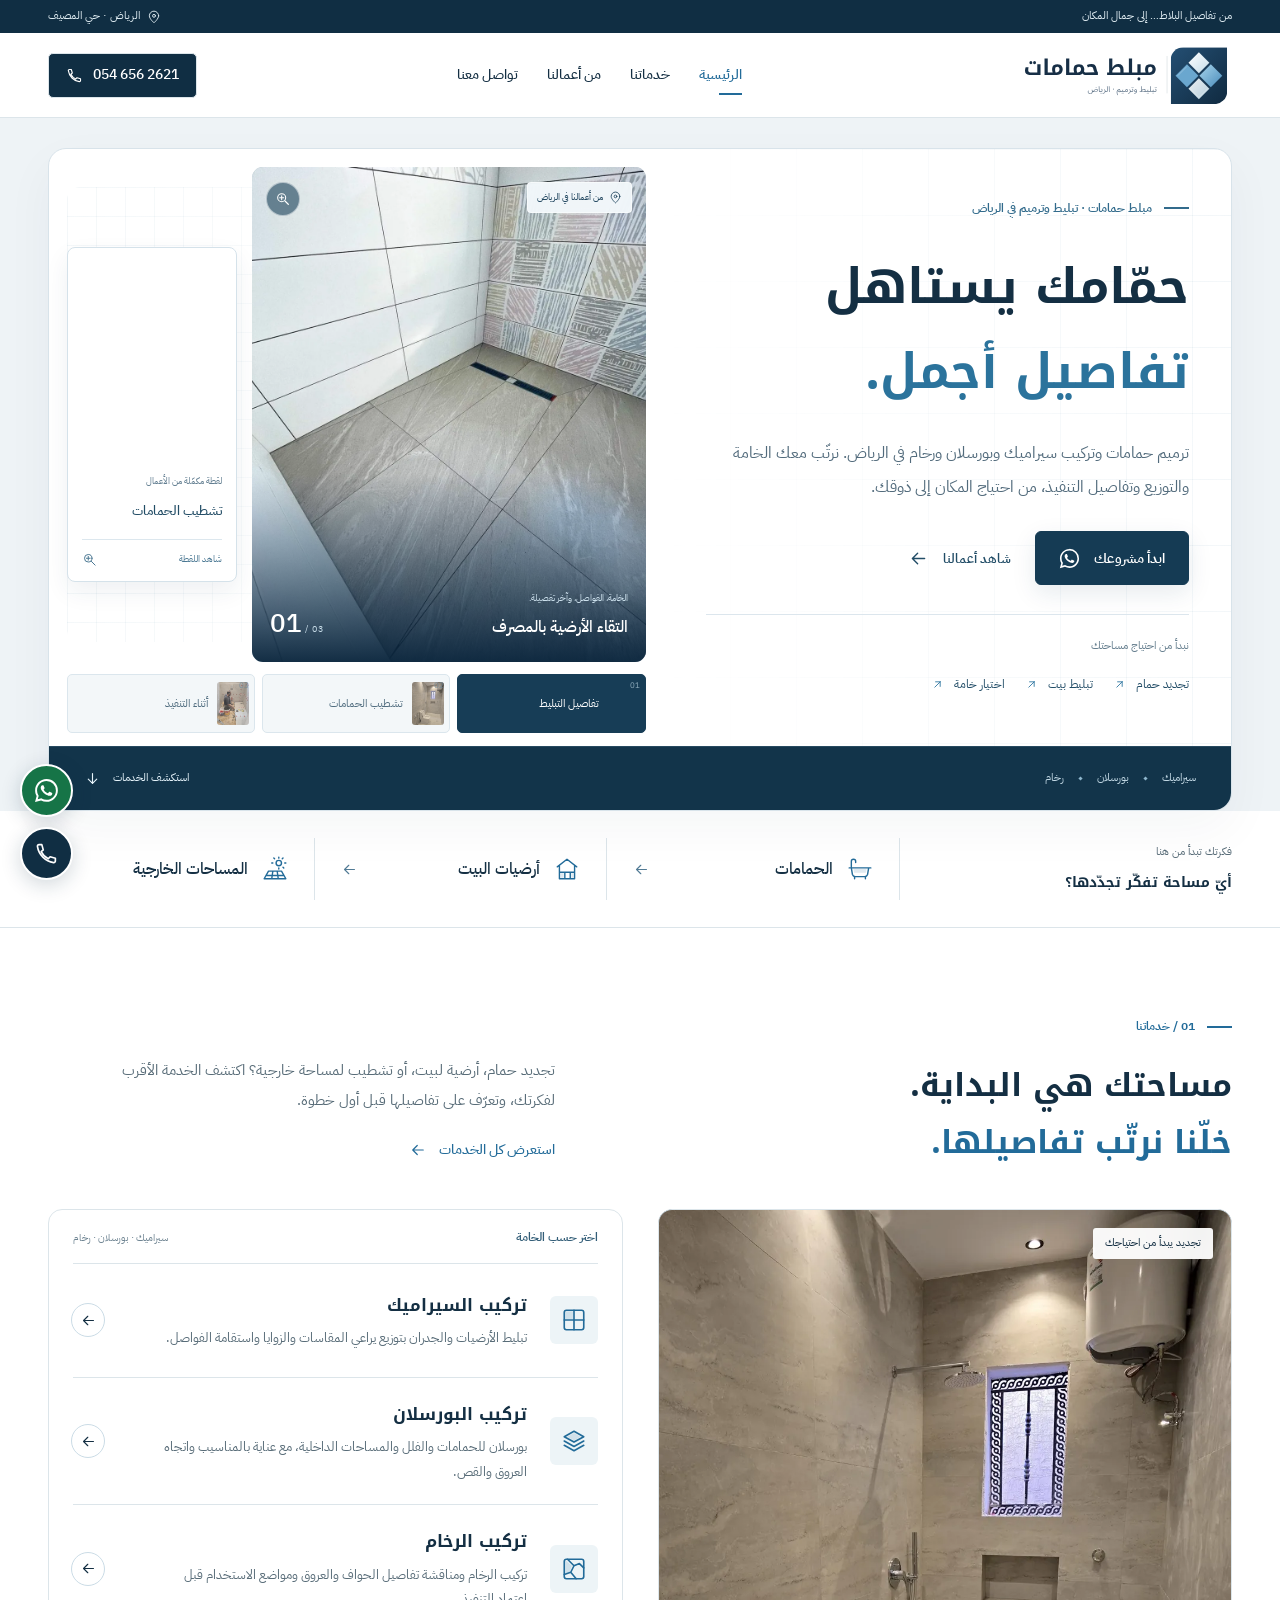
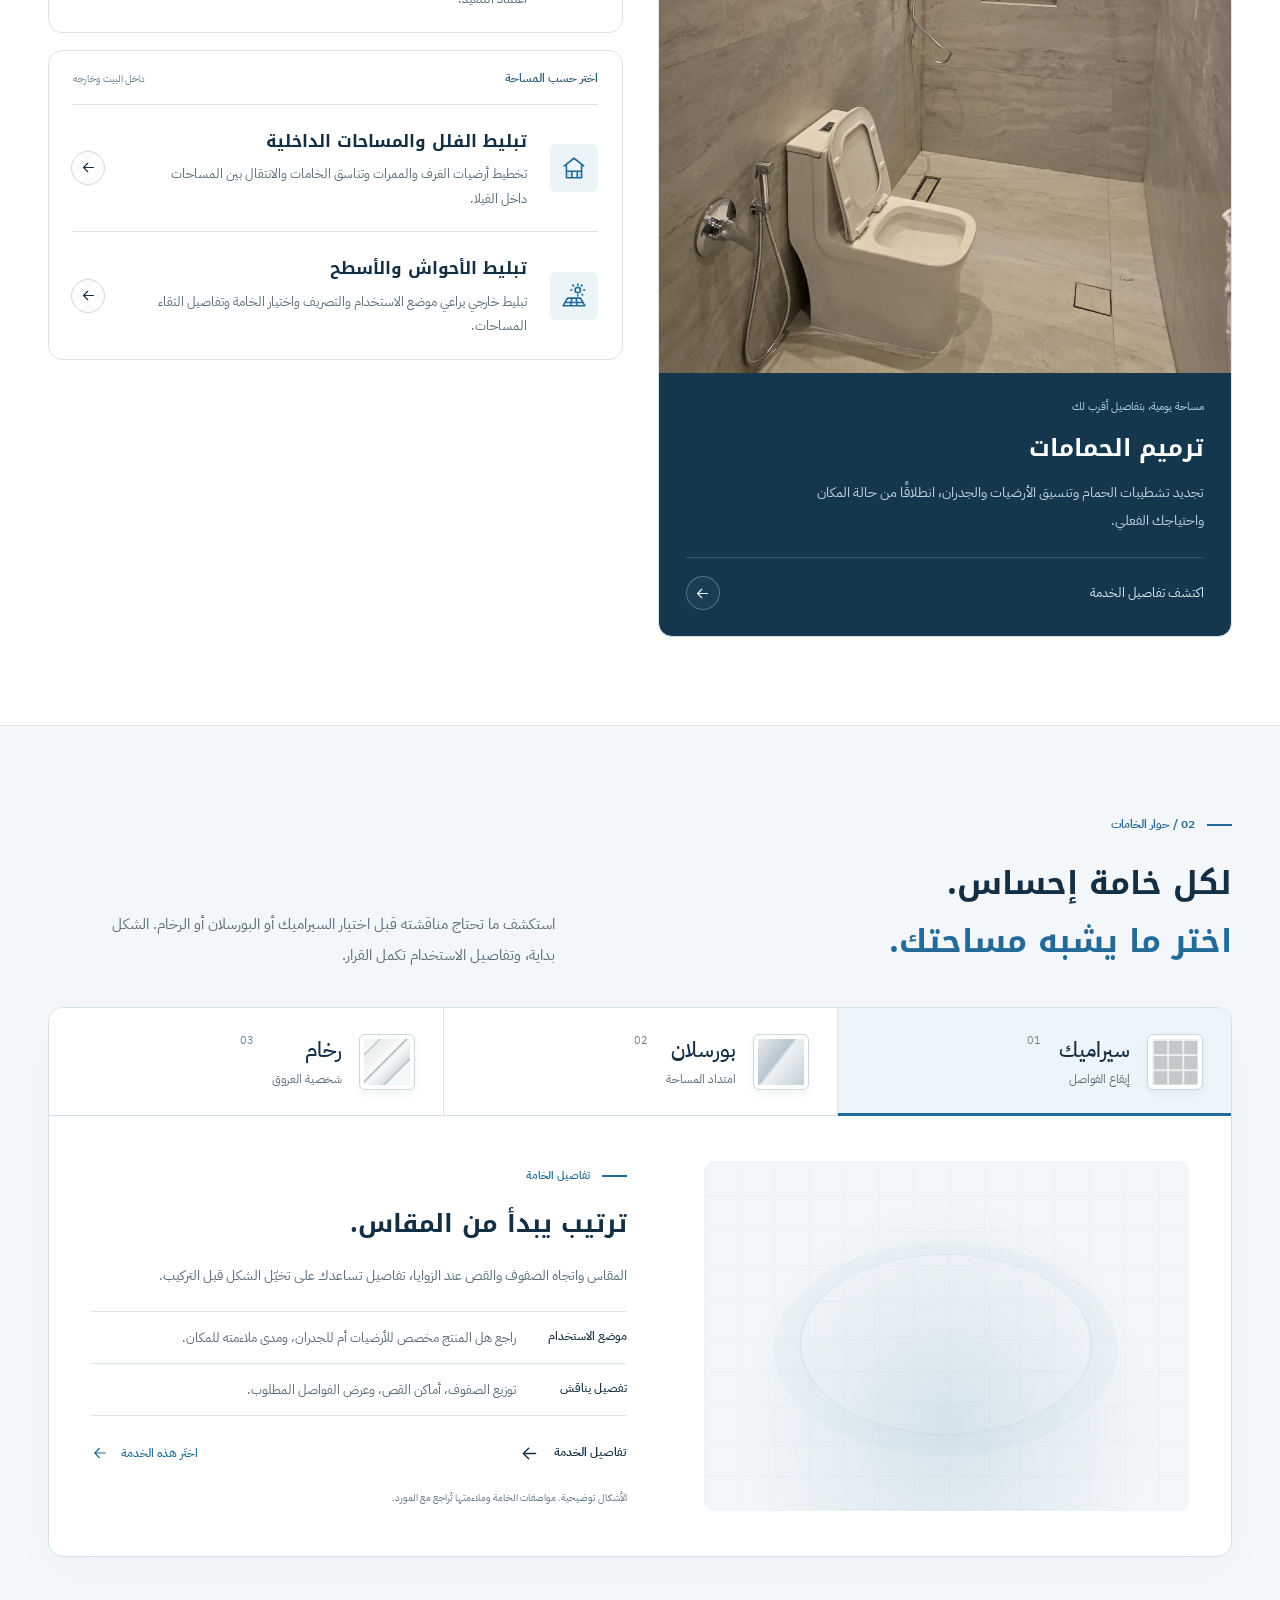
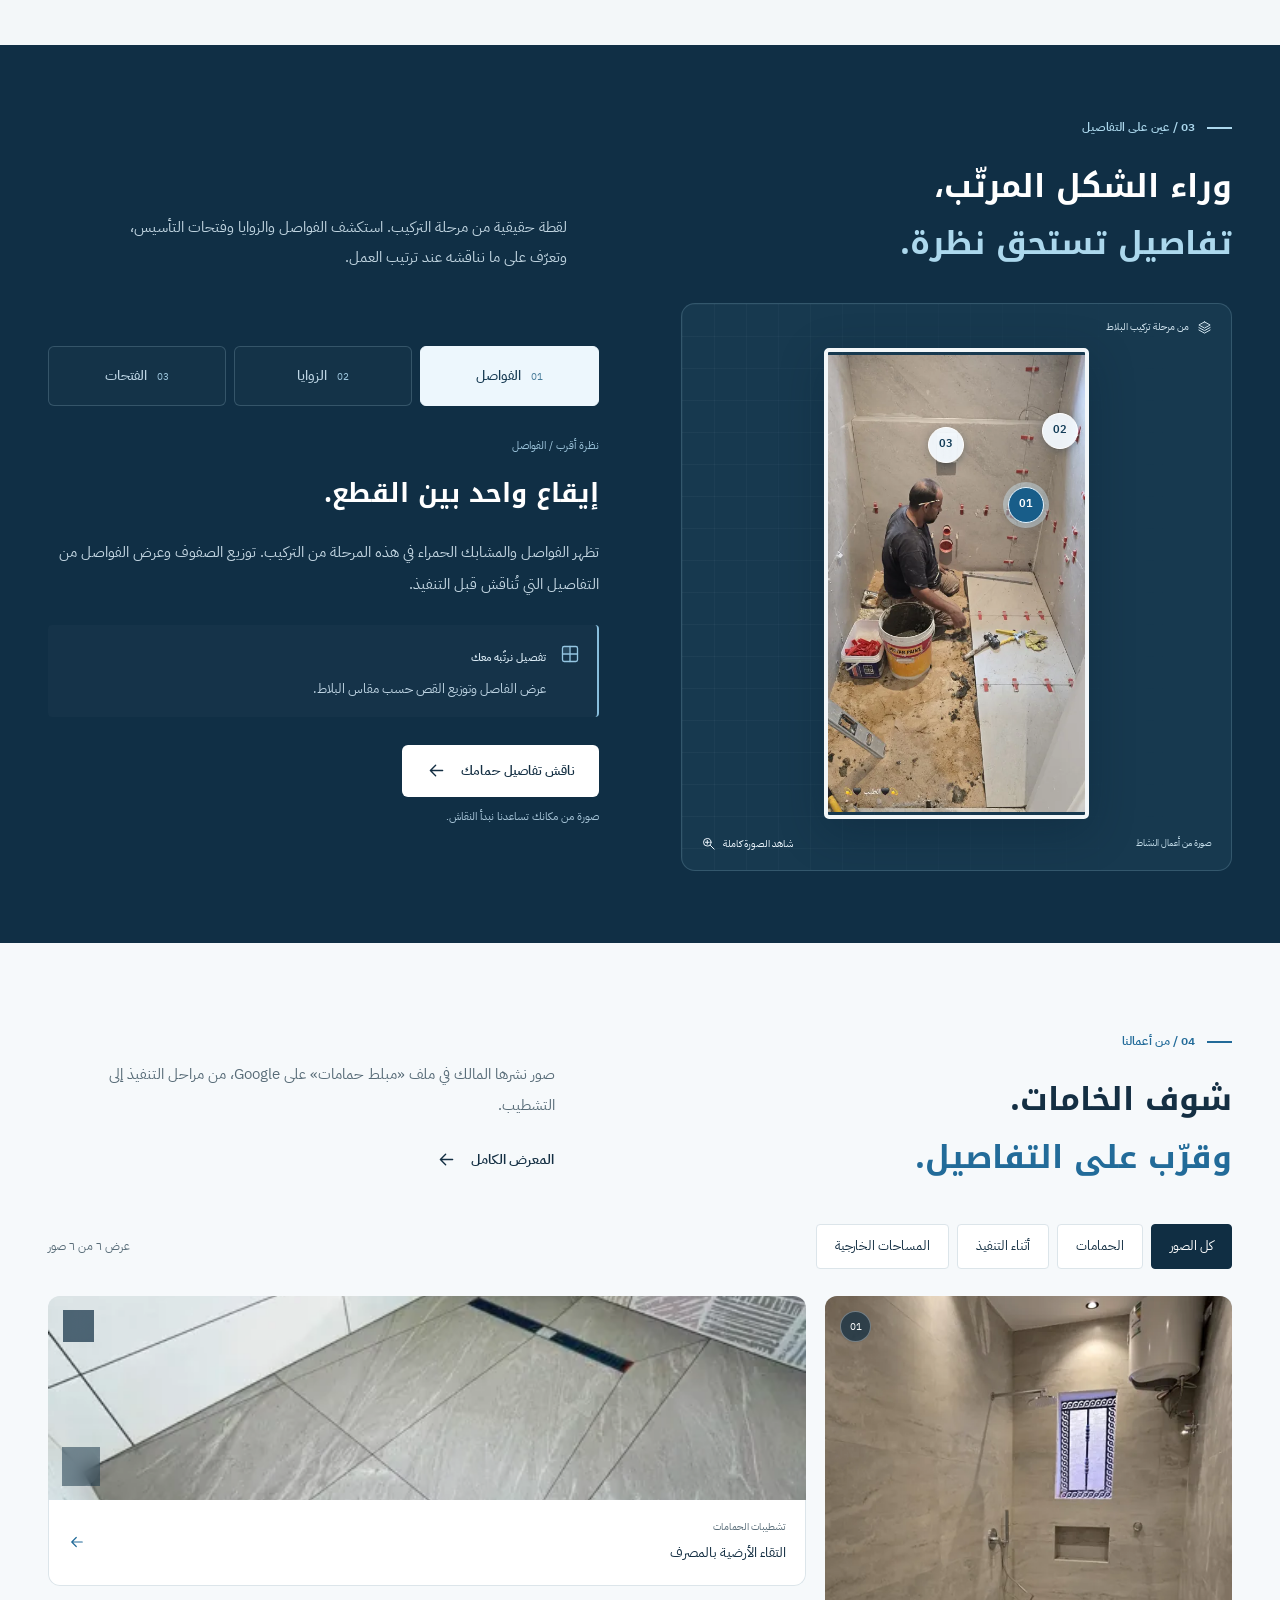
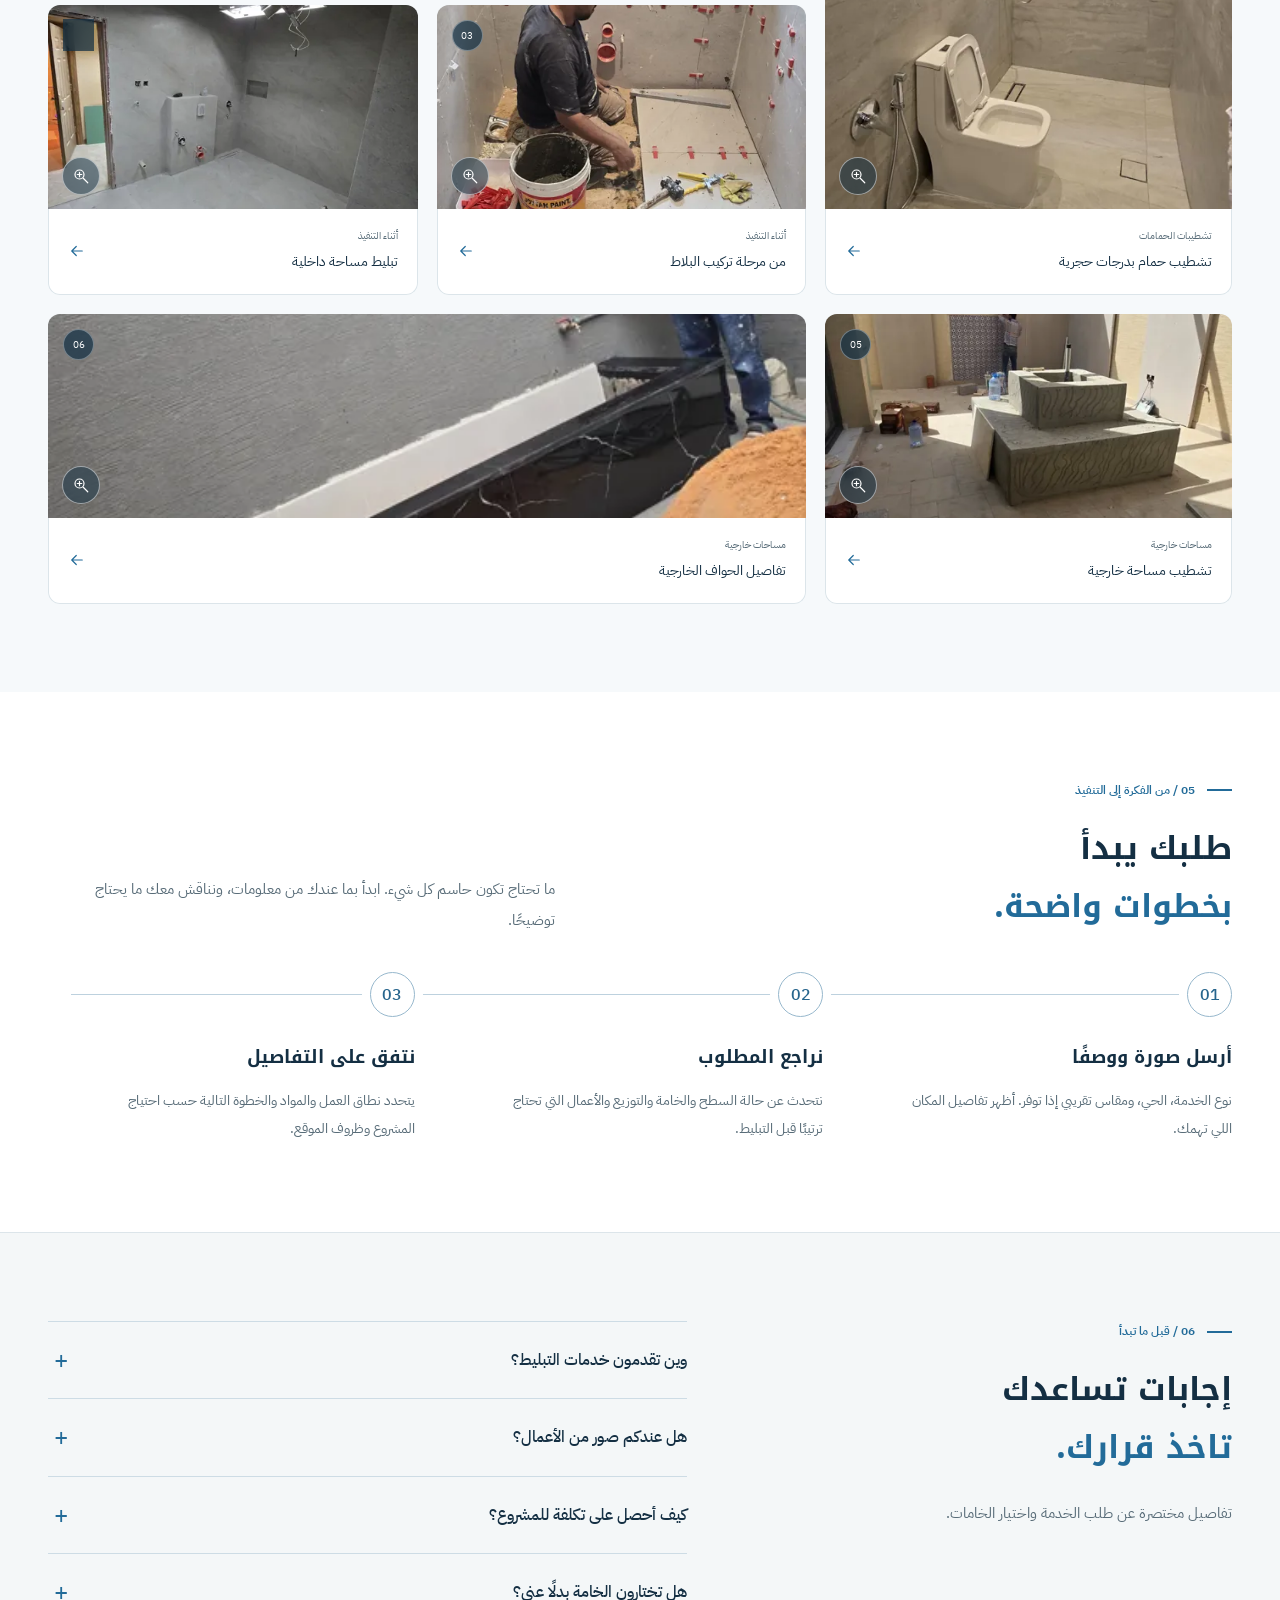
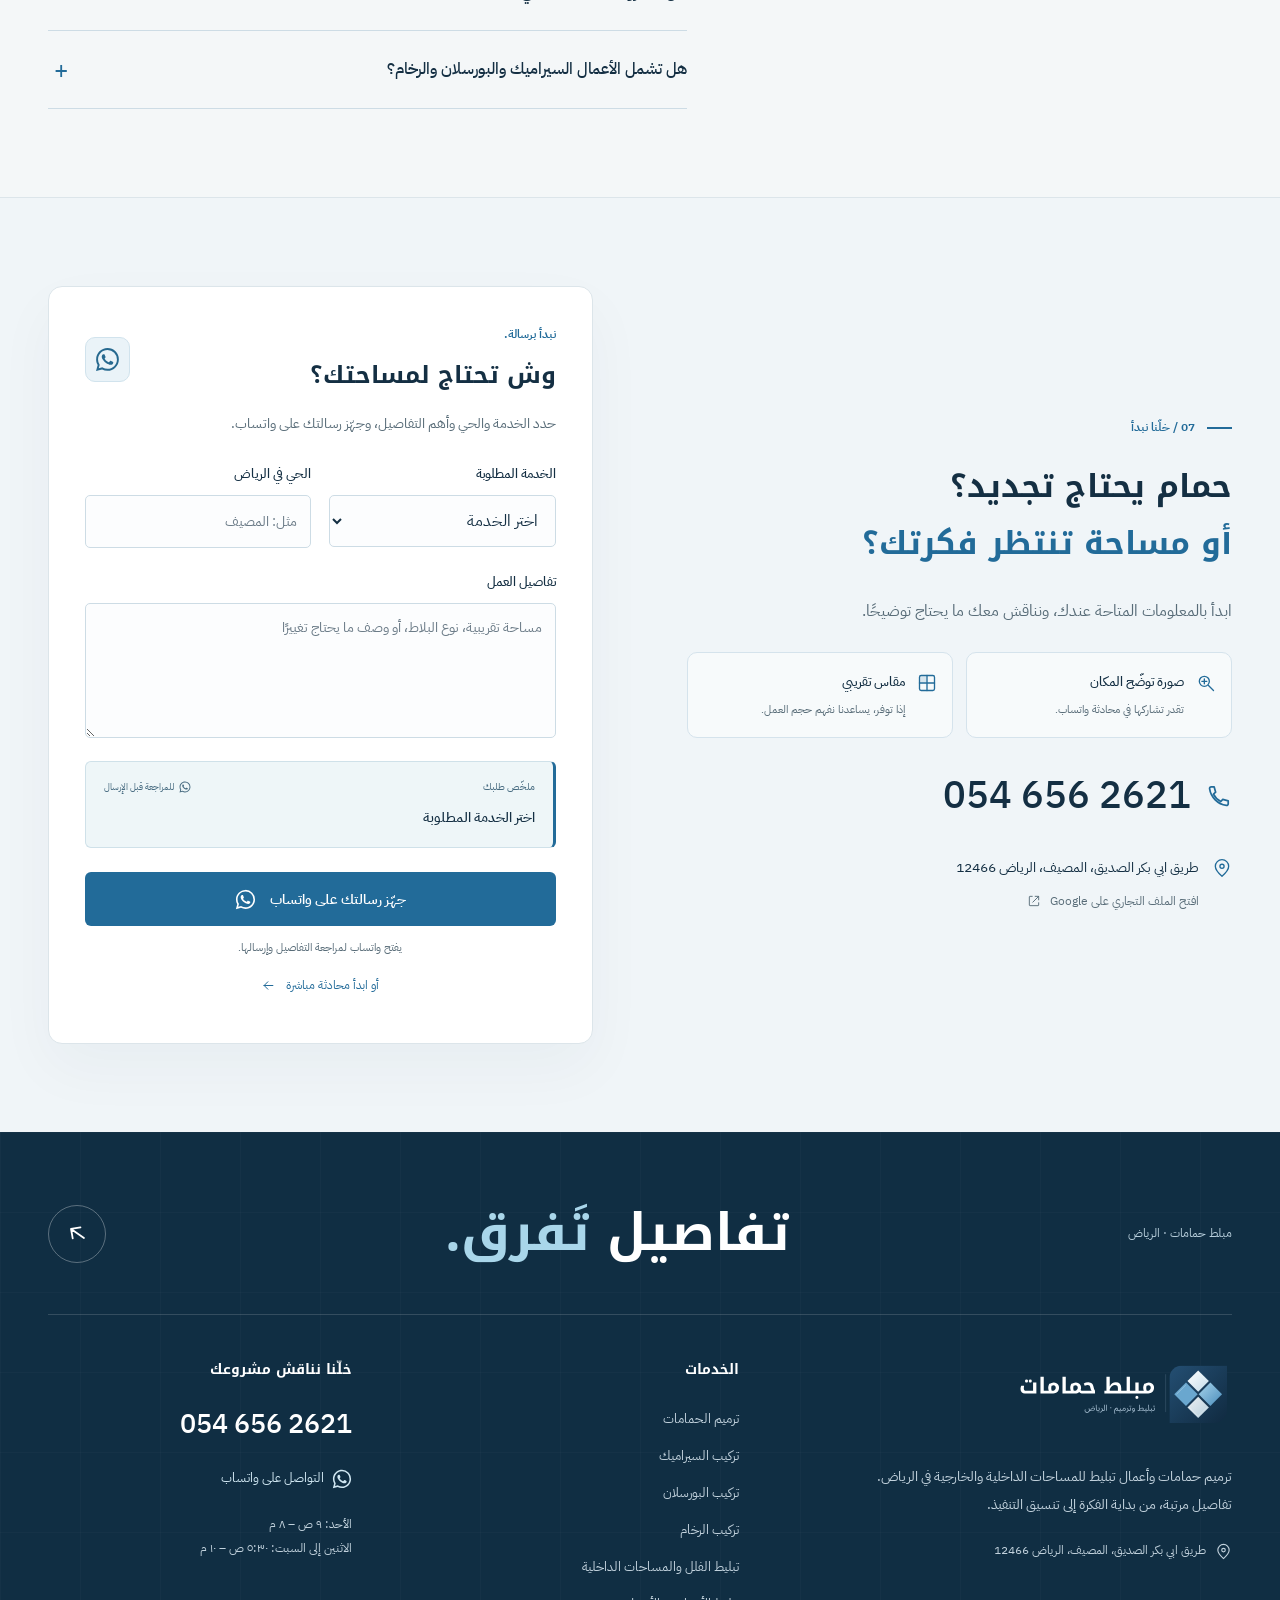
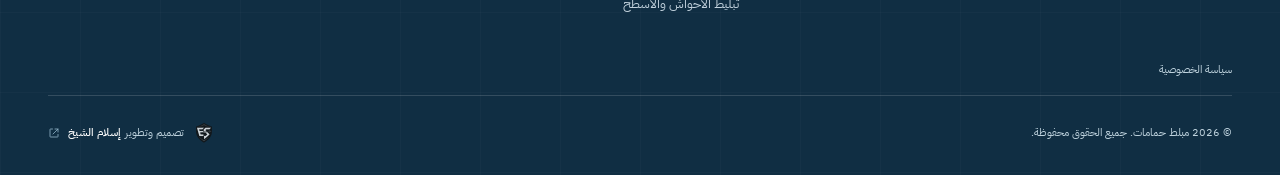
<file: index.html>
<!doctype html>
<html lang="ar-SA" dir="rtl"><head><meta charset="utf-8"><meta name="viewport" content="width=device-width,initial-scale=1,viewport-fit=cover"><meta name="theme-color" content="#142a3e"><title>مبلط حمامات بالرياض | ترميم وتركيب سيراميك وبورسلان ورخام</title><meta name="description" content="مبلط حمامات في الرياض: ترميم وتجديد الحمامات وتركيب السيراميك والبورسلان والرخام وتبليط الفلل والأحواش. شاهد صور النشاط وتواصل على 0546562621."><meta name="robots" content="index,follow,max-image-preview:large"><link rel="canonical" href="https://moblet-hamamat.vercel.app/"><link rel="icon" href="favicon.svg?v=1df8e3115b" type="image/svg+xml"><link rel="apple-touch-icon" href="assets/apple-touch-icon.png?v=1df8e3115b"><link rel="manifest" href="site.webmanifest?v=1df8e3115b"><link rel="preload" href="assets/fonts/kufi-arabic-700.woff2" as="font" type="font/woff2" crossorigin><link rel="preload" href="assets/fonts/plex-arabic-400.woff2" as="font" type="font/woff2" crossorigin><link rel="preload" as="image" href="assets/photos/owner-06-960.webp" imagesrcset="assets/photos/owner-06-480.webp 480w, assets/photos/owner-06-960.webp 960w, assets/photos/owner-06-1440.webp 1080w" imagesizes="(max-width: 680px) 100vw, 50vw"><link rel="stylesheet" href="assets/site.css?v=1df8e3115b"><link rel="stylesheet" href="assets/studio.css?v=1df8e3115b"><script src="assets/site.js?v=1df8e3115b" defer></script><meta name="creator" content="المهندس إسلام الشيخ"><meta property="og:type" content="website"><meta property="og:locale" content="ar_SA"><meta property="og:site_name" content="مبلط حمامات"><meta property="og:title" content="مبلط حمامات بالرياض | ترميم وتركيب سيراميك وبورسلان ورخام"><meta property="og:description" content="مبلط حمامات في الرياض: ترميم وتجديد الحمامات وتركيب السيراميك والبورسلان والرخام وتبليط الفلل والأحواش. شاهد صور النشاط وتواصل على 0546562621."><meta property="og:url" content="https://moblet-hamamat.vercel.app/"><meta property="og:image" content="https://moblet-hamamat.vercel.app/assets/social-cover-identity.jpg?v=1df8e3115b"><meta property="og:image:width" content="1200"><meta property="og:image:height" content="630"><meta property="og:image:alt" content="شعار مبلط حمامات الهندسي بالأزرق والكحلي مع كتابة عربية وصور من أعمال النشاط"><meta name="twitter:card" content="summary_large_image"><meta name="twitter:title" content="مبلط حمامات بالرياض | ترميم وتركيب سيراميك وبورسلان ورخام"><meta name="twitter:description" content="مبلط حمامات في الرياض: ترميم وتجديد الحمامات وتركيب السيراميك والبورسلان والرخام وتبليط الفلل والأحواش. شاهد صور النشاط وتواصل على 0546562621."><meta name="twitter:image" content="https://moblet-hamamat.vercel.app/assets/social-cover-identity.jpg?v=1df8e3115b"><script type="application/ld+json">{"@context":"https://schema.org","@graph":[{"@type":"HomeAndConstructionBusiness","@id":"https://moblet-hamamat.vercel.app/#business","name":"مبلط حمامات","url":"https://moblet-hamamat.vercel.app/","telephone":"+966546562621","description":"ترميم حمامات وتركيب سيراميك وبورسلان ورخام وتبليط مساحات داخلية وخارجية في الرياض.","image":["https://moblet-hamamat.vercel.app/assets/photos/owner-04.webp","https://moblet-hamamat.vercel.app/assets/photos/owner-06.webp","https://moblet-hamamat.vercel.app/assets/photos/owner-07.webp"],"logo":"https://moblet-hamamat.vercel.app/assets/brand-symbol.svg?v=1df8e3115b","address":{"@type":"PostalAddress","streetAddress":"طريق ابي بكر الصديق، المصيف","addressLocality":"الرياض","addressRegion":"منطقة الرياض","postalCode":"12466","addressCountry":"SA"},"geo":{"@type":"GeoCoordinates","latitude":24.7644144,"longitude":46.6927084},"hasMap":"https://maps.app.goo.gl/ACpRdXij8ujAnbGP6?g_st=ac","sameAs":["https://maps.app.goo.gl/ACpRdXij8ujAnbGP6?g_st=ac"],"areaServed":{"@type":"City","name":"الرياض"},"openingHoursSpecification":[{"@type":"OpeningHoursSpecification","dayOfWeek":["Monday","Tuesday","Wednesday","Thursday","Friday","Saturday"],"opens":"05:30","closes":"22:00"},{"@type":"OpeningHoursSpecification","dayOfWeek":"Sunday","opens":"09:00","closes":"20:00"}],"hasOfferCatalog":{"@type":"OfferCatalog","name":"خدمات مبلط حمامات في الرياض","itemListElement":[{"@type":"Offer","itemOffered":{"@type":"Service","@id":"https://moblet-hamamat.vercel.app/services/bathroom-renovation-riyadh/#service","name":"ترميم حمامات بالرياض","url":"https://moblet-hamamat.vercel.app/services/bathroom-renovation-riyadh/"}},{"@type":"Offer","itemOffered":{"@type":"Service","@id":"https://moblet-hamamat.vercel.app/services/ceramic-installation-riyadh/#service","name":"تركيب سيراميك بالرياض","url":"https://moblet-hamamat.vercel.app/services/ceramic-installation-riyadh/"}},{"@type":"Offer","itemOffered":{"@type":"Service","@id":"https://moblet-hamamat.vercel.app/services/porcelain-installation-riyadh/#service","name":"تركيب بورسلان بالرياض","url":"https://moblet-hamamat.vercel.app/services/porcelain-installation-riyadh/"}},{"@type":"Offer","itemOffered":{"@type":"Service","@id":"https://moblet-hamamat.vercel.app/services/marble-installation-riyadh/#service","name":"تركيب رخام بالرياض","url":"https://moblet-hamamat.vercel.app/services/marble-installation-riyadh/"}},{"@type":"Offer","itemOffered":{"@type":"Service","@id":"https://moblet-hamamat.vercel.app/services/villa-floor-tiling-riyadh/#service","name":"تبليط فلل وأرضيات بالرياض","url":"https://moblet-hamamat.vercel.app/services/villa-floor-tiling-riyadh/"}},{"@type":"Offer","itemOffered":{"@type":"Service","@id":"https://moblet-hamamat.vercel.app/services/outdoor-courtyard-tiling-riyadh/#service","name":"تبليط أحواش وأسطح بالرياض","url":"https://moblet-hamamat.vercel.app/services/outdoor-courtyard-tiling-riyadh/"}}]}},{"@type":"WebSite","@id":"https://moblet-hamamat.vercel.app/#website","url":"https://moblet-hamamat.vercel.app/","name":"مبلط حمامات","inLanguage":"ar-SA","publisher":{"@id":"https://moblet-hamamat.vercel.app/#business"},"creator":{"@id":"https://www.eslam-elshikh.com/#person"}},{"@type":"Person","@id":"https://www.eslam-elshikh.com/#person","name":"إسلام الشيخ","url":"https://www.eslam-elshikh.com/"},{"@type":"WebPage","@id":"https://moblet-hamamat.vercel.app/#webpage","url":"https://moblet-hamamat.vercel.app/","name":"مبلط حمامات بالرياض | ترميم وتركيب سيراميك وبورسلان ورخام","description":"مبلط حمامات في الرياض: ترميم وتجديد الحمامات وتركيب السيراميك والبورسلان والرخام وتبليط الفلل والأحواش. شاهد صور النشاط وتواصل على 0546562621.","inLanguage":"ar-SA","isPartOf":{"@id":"https://moblet-hamamat.vercel.app/#website"},"about":{"@id":"https://moblet-hamamat.vercel.app/#business"},"primaryImageOfPage":{"@type":"ImageObject","url":"https://moblet-hamamat.vercel.app/assets/photos/owner-06.webp"}}]}</script></head><body data-page="home"><svg class="sprite" xmlns="http://www.w3.org/2000/svg" aria-hidden="true"><symbol id="i-arrow" viewBox="0 0 24 24"><path d="M19 12H5m0 0 6-6m-6 6 6 6"/></symbol><symbol id="i-external" viewBox="0 0 24 24"><path d="M14 4h6v6m0-6L10 14M9 4H5a1 1 0 0 0-1 1v14a1 1 0 0 0 1 1h14a1 1 0 0 0 1-1v-4"/></symbol><symbol id="i-phone" viewBox="0 0 24 24"><path d="M20.5 16.5v2.7a1.5 1.5 0 0 1-1.7 1.5A18.4 18.4 0 0 1 3.3 5.2 1.5 1.5 0 0 1 4.8 3.5h2.7l1.4 5-2 1.8a15 15 0 0 0 6.8 6.8l1.8-2 5 1.4Z"/></symbol><symbol id="i-whatsapp" viewBox="0 0 24 24"><path transform="translate(1 1) scale(1.375)" fill="currentColor" stroke="none" d="M13.601 2.326A7.85 7.85 0 0 0 7.994 0C3.627 0 .068 3.558.064 7.926c0 1.399.366 2.76 1.057 3.965L0 16l4.204-1.102a7.9 7.9 0 0 0 3.79.965h.004c4.368 0 7.926-3.558 7.93-7.93A7.9 7.9 0 0 0 13.6 2.326zM7.994 14.521a6.6 6.6 0 0 1-3.356-.92l-.24-.144-2.494.654.666-2.433-.156-.251a6.56 6.56 0 0 1-1.007-3.505c0-3.626 2.957-6.584 6.591-6.584a6.56 6.56 0 0 1 4.66 1.931 6.56 6.56 0 0 1 1.928 4.66c-.004 3.639-2.961 6.592-6.592 6.592m3.615-4.934c-.197-.099-1.17-.578-1.353-.646-.182-.065-.315-.099-.445.099-.133.197-.513.646-.627.775-.114.133-.232.148-.43.05-.197-.1-.836-.308-1.592-.985-.59-.525-.985-1.175-1.103-1.372-.114-.198-.011-.304.088-.403.087-.088.197-.232.296-.346.1-.114.133-.198.198-.33.065-.134.034-.248-.015-.347-.05-.099-.445-1.076-.612-1.47-.16-.389-.323-.335-.445-.34-.114-.007-.247-.007-.38-.007a.73.73 0 0 0-.529.247c-.182.198-.691.677-.691 1.654s.71 1.916.81 2.049c.098.133 1.394 2.132 3.383 2.992.47.205.84.326 1.129.418.475.152.904.129 1.246.08.38-.058 1.171-.48 1.338-.943.164-.464.164-.86.114-.943-.049-.084-.182-.133-.38-.232"/></symbol><symbol id="i-grid" viewBox="0 0 24 24"><rect x="3" y="3" width="18" height="18" rx="2"/><path d="M3 12h18M12 3v18"/><path class="icon-accent" d="M4 4h7v7H4z" stroke="none"/></symbol><symbol id="i-bath" viewBox="0 0 24 24"><path d="M4 10V5a2 2 0 0 1 4 0v1m-6 5h20M4 11l1 6a3 3 0 0 0 3 2h8a3 3 0 0 0 3-2l1-6M7 19v2m10-2v2"/><path class="icon-accent" d="M6 12h12l-.5 3.5h-11z" stroke="none"/></symbol><symbol id="i-layers" viewBox="0 0 24 24"><path d="m12 3 9 5-9 5-9-5 9-5Zm-9 9 9 5 9-5M3 16l9 5 9-5"/><path class="icon-accent" d="m12 4.5 6.3 3.5-6.3 3.5L5.7 8z" stroke="none"/></symbol><symbol id="i-stone" viewBox="0 0 24 24"><rect x="3" y="3" width="18" height="18" rx="2"/><path d="m6 3 6 6-3 6 5 6m-2-12 5-2 4 4M9 15l-6 2"/><path class="icon-accent" d="m4 4 6 5-2 6-4 1z" stroke="none"/></symbol><symbol id="i-home" viewBox="0 0 24 24"><path d="m3 10 9-7 9 7M5 9v12h14V9M5 15h14m-9 0v6m5-6v6"/><path class="icon-accent" d="M6 16h3v4H6zm10 0h2v4h-2z" stroke="none"/></symbol><symbol id="i-sun" viewBox="0 0 24 24"><circle cx="15.5" cy="6.5" r="2.5"/><path d="M15.5 1v1m0 9v1M10 6.5H9m13 0h-1m-9.4-3.9-.7-.7m8.5 8.5.7.7m-1.4-8.5.7-.7M2 21l4-7h12l4 7H2Zm2-3h16M10 14l-1 7m5-7 1 7"/></symbol><symbol id="i-pin" viewBox="0 0 24 24"><path d="M20 10c0 5-8 12-8 12S4 15 4 10a8 8 0 1 1 16 0Z"/><circle cx="12" cy="10" r="2.5"/></symbol><symbol id="i-check" viewBox="0 0 24 24"><path d="m5 12 4 4L19 6"/></symbol><symbol id="i-clock" viewBox="0 0 24 24"><circle cx="12" cy="12" r="9"/><path d="M12 7v5l3 2"/></symbol><symbol id="i-zoom" viewBox="0 0 24 24"><circle cx="10" cy="10" r="6"/><path d="m15 15 6 6M10 7v6m-3-3h6"/></symbol><symbol id="i-close" viewBox="0 0 24 24"><path d="m6 6 12 12M6 18 18 6"/></symbol><symbol id="i-menu" viewBox="0 0 24 24"><path d="M4 7h16M4 12h16M4 17h16"/></symbol><symbol id="i-spark" viewBox="0 0 24 24"><path d="m12 2 2.7 7.3L22 12l-7.3 2.7L12 22l-2.7-7.3L2 12l7.3-2.7L12 2Z"/></symbol></svg><a class="skip" href="#main">انتقل إلى المحتوى</a>
    <div class="topbar"><div class="container topbar-inner"><span>من تفاصيل البلاط… إلى جمال المكان</span><a href="https://maps.app.goo.gl/ACpRdXij8ujAnbGP6?g_st=ac" target="_blank" rel="noopener noreferrer"><svg class="icon" viewBox="0 0 24 24" aria-hidden="true"><use href="#i-pin"/></svg>الرياض · حي المصيف</a></div></div>
    <header class="header"><div class="container header-inner"><a href="./" class="brand" aria-label="مبلط حمامات، الرئيسية"><img class="brand-lockup" src="assets/brand-lockup.svg?v=1df8e3115b" alt="مبلط حمامات — تبليط وترميم في الرياض" width="340" height="106"></a><nav class="desktop-nav" aria-label="التنقل الرئيسي"><a href="./" aria-current="page">الرئيسية</a><a href="services/">خدماتنا</a><a href="projects/">من أعمالنا</a><a href="contact/">تواصل معنا</a></nav><a class="header-phone" href="tel:+966546562621"><svg class="icon" viewBox="0 0 24 24" aria-hidden="true"><use href="#i-phone"/></svg><bdi>054 656 2621</bdi></a><details class="mobile-nav"><summary aria-label="فتح قائمة التنقل"><svg class="icon" viewBox="0 0 24 24" aria-hidden="true"><use href="#i-menu"/></svg></summary><nav aria-label="تنقل الجوال"><a href="./" aria-current="page">الرئيسية</a><a href="services/">خدماتنا</a><a href="projects/">من أعمالنا</a><a href="contact/">تواصل معنا</a><a href="tel:+966546562621">اتصل بنا <bdi>054 656 2621</bdi></a></nav></details></div></header><main id="main"><section class="tile-hero"><div class="container hero-panel"><div class="tile-hero-grid"><div class="tile-intro"><span class="eyebrow">مبلط حمامات · تبليط وترميم في الرياض</span><h1>حمّامك يستاهل<br><em>تفاصيل أجمل.</em></h1><p class="tile-lead">ترميم حمامات وتركيب سيراميك وبورسلان ورخام في الرياض. نرتّب معك الخامة والتوزيع وتفاصيل التنفيذ، من احتياج المكان إلى ذوقك.</p><div class="hero-actions"><a class="btn btn-primary" href="https://wa.me/966546562621" target="_blank" rel="noopener noreferrer">ابدأ مشروعك<svg class="icon" viewBox="0 0 24 24" aria-hidden="true"><use href="#i-whatsapp"/></svg></a><a class="btn btn-text" href="projects/">شاهد أعمالنا<svg class="icon" viewBox="0 0 24 24" aria-hidden="true"><use href="#i-arrow"/></svg></a></div><div class="hero-project-types"><span>نبدأ من احتياج مساحتك</span><div><a href="#request-form" data-request-service="bathroom-renovation-riyadh">تجديد حمام <svg class="icon" viewBox="0 0 24 24" aria-hidden="true"><use href="#i-arrow"/></svg></a><a href="#request-form" data-request-service="villa-floor-tiling-riyadh">تبليط بيت <svg class="icon" viewBox="0 0 24 24" aria-hidden="true"><use href="#i-arrow"/></svg></a><a href="#materials">اختيار خامة <svg class="icon" viewBox="0 0 24 24" aria-hidden="true"><use href="#i-arrow"/></svg></a></div></div></div><div class="opening-story"><div class="story-composition"><figure class="story-frame" id="opening-photo"><a href="assets/photos/owner-06.webp" class="story-open" data-story-open data-lightbox data-caption="التقاء الأرضية بالمصرف"><img class="hero-image" src="assets/photos/owner-06-960.webp" srcset="assets/photos/owner-06-480.webp 480w, assets/photos/owner-06-960.webp 960w, assets/photos/owner-06-1440.webp 1080w" sizes="(max-width: 680px) 100vw, 50vw" width="1080" height="1350" alt="تفاصيل أرضية حمام ومصرف خطي وجدار ببلاط متنوع من صور المالك" fetchpriority="high" loading="eager" decoding="async"><span class="story-zoom"><svg class="icon" viewBox="0 0 24 24" aria-hidden="true"><use href="#i-zoom"/></svg><span>قرّب على التفاصيل</span></span><span class="story-location"><svg class="icon" viewBox="0 0 24 24" aria-hidden="true"><use href="#i-pin"/></svg>من أعمالنا في الرياض</span></a><figcaption><span><small>الخامة، الفواصل، وآخر تفصيلة.</small><strong data-story-caption>التقاء الأرضية بالمصرف</strong></span><span class="story-count" aria-hidden="true"><b data-story-count>01</b> / 03</span></figcaption></figure><a class="story-detail" data-story-side href="assets/photos/owner-04.webp" data-lightbox data-caption="تشطيب حمام بدرجات حجرية"><img class="" src="assets/photos/owner-04-960.webp" srcset="assets/photos/owner-04-480.webp 480w, assets/photos/owner-04-960.webp 960w, assets/photos/owner-04-1440.webp 1440w" sizes="(max-width: 680px) 90px, (max-width: 1100px) 100px, 180px" width="1600" height="2133" alt="صورة من ملف مبلط حمامات لحمام مكسو ببلاط حجري اللون مع مصرف أرضي" loading="lazy" decoding="async"><span><small>لقطة مكمّلة من الأعمال</small><strong data-story-side-label>تشطيب الحمامات</strong><span class="story-detail-action">شاهد اللقطة <svg class="icon" viewBox="0 0 24 24" aria-hidden="true"><use href="#i-zoom"/></svg></span></span></a></div><div class="story-rail"><div class="story-controls" role="group" aria-label="استعرض لقطات من الأعمال" hidden><button class="story-choice" type="button" aria-label="تفاصيل التبليط" aria-pressed="true" aria-controls="opening-photo" data-story-photo="06" data-story-caption="التقاء الأرضية بالمصرف" data-story-alt="تفاصيل أرضية حمام ومصرف خطي وجدار ببلاط متنوع من صور المالك" data-story-width="1080" data-story-height="1350"><img class="" src="assets/photos/owner-06-960.webp" srcset="assets/photos/owner-06-480.webp 480w, assets/photos/owner-06-960.webp 960w, assets/photos/owner-06-1440.webp 1080w" sizes="48px" width="1080" height="1350" alt="تفاصيل أرضية حمام ومصرف خطي وجدار ببلاط متنوع من صور المالك" loading="lazy" decoding="async"><span>تفاصيل التبليط</span><i aria-hidden="true">01</i></button><button class="story-choice" type="button" aria-label="تشطيب الحمامات" aria-pressed="false" aria-controls="opening-photo" data-story-photo="04" data-story-caption="تشطيب حمام بدرجات حجرية" data-story-alt="صورة من ملف مبلط حمامات لحمام مكسو ببلاط حجري اللون مع مصرف أرضي" data-story-width="1600" data-story-height="2133"><img class="" src="assets/photos/owner-04-960.webp" srcset="assets/photos/owner-04-480.webp 480w, assets/photos/owner-04-960.webp 960w, assets/photos/owner-04-1440.webp 1440w" sizes="48px" width="1600" height="2133" alt="صورة من ملف مبلط حمامات لحمام مكسو ببلاط حجري اللون مع مصرف أرضي" loading="lazy" decoding="async"><span>تشطيب الحمامات</span><i aria-hidden="true">02</i></button><button class="story-choice" type="button" aria-label="أثناء التنفيذ" aria-pressed="false" aria-controls="opening-photo" data-story-photo="03" data-story-caption="من مرحلة تركيب البلاط" data-story-alt="فني يركب بلاط حمام ويضبط القطع باستخدام فواصل ومشابك" data-story-width="1600" data-story-height="2842"><img class="" src="assets/photos/owner-03-960.webp" srcset="assets/photos/owner-03-480.webp 480w, assets/photos/owner-03-960.webp 960w, assets/photos/owner-03-1440.webp 1440w" sizes="48px" width="1600" height="2842" alt="فني يركب بلاط حمام ويضبط القطع باستخدام فواصل ومشابك" loading="lazy" decoding="async"><span>أثناء التنفيذ</span><i aria-hidden="true">03</i></button></div><a class="story-fallback" href="projects/">استعرض صور الأعمال <svg class="icon" viewBox="0 0 24 24" aria-hidden="true"><use href="#i-arrow"/></svg></a><p class="story-status sr-only" role="status" aria-live="polite"></p></div></div></div><div class="hero-spec"><span>سيراميك <i aria-hidden="true"></i> بورسلان <i aria-hidden="true"></i> رخام</span><a href="#services">استكشف الخدمات <svg class="icon" viewBox="0 0 24 24" aria-hidden="true"><use href="#i-arrow"/></svg></a></div></div></section>
<nav class="space-routes" aria-label="ابدأ من مساحتك"><div class="container space-routes-inner"><div><span>فكرتك تبدأ من هنا</span><strong>أيّ مساحة تفكّر تجدّدها؟</strong></div><a href="services/bathroom-renovation-riyadh/"><svg class="icon" viewBox="0 0 24 24" aria-hidden="true"><use href="#i-bath"/></svg><span>الحمامات</span><svg class="icon" viewBox="0 0 24 24" aria-hidden="true"><use href="#i-arrow"/></svg></a><a href="services/villa-floor-tiling-riyadh/"><svg class="icon" viewBox="0 0 24 24" aria-hidden="true"><use href="#i-home"/></svg><span>أرضيات البيت</span><svg class="icon" viewBox="0 0 24 24" aria-hidden="true"><use href="#i-arrow"/></svg></a><a href="services/outdoor-courtyard-tiling-riyadh/"><svg class="icon" viewBox="0 0 24 24" aria-hidden="true"><use href="#i-sun"/></svg><span>المساحات الخارجية</span><svg class="icon" viewBox="0 0 24 24" aria-hidden="true"><use href="#i-arrow"/></svg></a></div></nav>
<section class="section services-section" id="services"><div class="container"><div class="section-heading"><div><span class="eyebrow">01 / خدماتنا</span><h2>مساحتك هي البداية.<br><em>خلّنا نرتّب تفاصيلها.</em></h2></div><div><p>تجديد حمام، أرضية لبيت، أو تشطيب لمساحة خارجية؟ اكتشف الخدمة الأقرب لفكرتك، وتعرّف على تفاصيلها قبل أول خطوة.</p><a class="text-link" href="services/">استعرض كل الخدمات <svg class="icon" viewBox="0 0 24 24" aria-hidden="true"><use href="#i-arrow"/></svg></a></div></div><div class="service-showcase"><a class="service-feature" href="services/bathroom-renovation-riyadh/"><div class="service-feature-cover"><img class="" src="assets/photos/owner-04-960.webp" srcset="assets/photos/owner-04-480.webp 480w, assets/photos/owner-04-960.webp 960w, assets/photos/owner-04-1440.webp 1440w" sizes="(max-width: 680px) 95vw, 45vw" width="1600" height="2133" alt="صورة من ملف مبلط حمامات لحمام مكسو ببلاط حجري اللون مع مصرف أرضي" loading="lazy" decoding="async"><span>تجديد يبدأ من احتياجك</span></div><div class="service-feature-copy"><span class="service-feature-kicker">مساحة يومية، بتفاصيل أقرب لك</span><h3>ترميم الحمامات</h3><p>تجديد تشطيبات الحمام وتنسيق الأرضيات والجدران، انطلاقًا من حالة المكان واحتياجك الفعلي.</p><span class="card-link">اكتشف تفاصيل الخدمة <span class="card-arrow"><svg class="icon" viewBox="0 0 24 24" aria-hidden="true"><use href="#i-arrow"/></svg></span></span></div></a><div class="service-list"><div class="service-group"><div class="service-group-heading"><span>اختر حسب الخامة</span><small>سيراميك · بورسلان · رخام</small></div><a class="service-row" href="services/ceramic-installation-riyadh/"><svg class="icon" viewBox="0 0 24 24" aria-hidden="true"><use href="#i-grid"/></svg><div><h3>تركيب السيراميك</h3><p>تبليط الأرضيات والجدران بتوزيع يراعي المقاسات والزوايا واستقامة الفواصل.</p></div><span class="card-arrow"><svg class="icon" viewBox="0 0 24 24" aria-hidden="true"><use href="#i-arrow"/></svg></span></a><a class="service-row" href="services/porcelain-installation-riyadh/"><svg class="icon" viewBox="0 0 24 24" aria-hidden="true"><use href="#i-layers"/></svg><div><h3>تركيب البورسلان</h3><p>بورسلان للحمامات والفلل والمساحات الداخلية، مع عناية بالمناسيب واتجاه العروق والقص.</p></div><span class="card-arrow"><svg class="icon" viewBox="0 0 24 24" aria-hidden="true"><use href="#i-arrow"/></svg></span></a><a class="service-row" href="services/marble-installation-riyadh/"><svg class="icon" viewBox="0 0 24 24" aria-hidden="true"><use href="#i-stone"/></svg><div><h3>تركيب الرخام</h3><p>تركيب الرخام ومناقشة تفاصيل الحواف والعروق ومواضع الاستخدام قبل اعتماد التنفيذ.</p></div><span class="card-arrow"><svg class="icon" viewBox="0 0 24 24" aria-hidden="true"><use href="#i-arrow"/></svg></span></a></div><div class="service-group"><div class="service-group-heading"><span>اختر حسب المساحة</span><small>داخل البيت وخارجه</small></div><a class="service-row" href="services/villa-floor-tiling-riyadh/"><svg class="icon" viewBox="0 0 24 24" aria-hidden="true"><use href="#i-home"/></svg><div><h3>تبليط الفلل والمساحات الداخلية</h3><p>تخطيط أرضيات الغرف والممرات وتناسق الخامات والانتقال بين المساحات داخل الفيلا.</p></div><span class="card-arrow"><svg class="icon" viewBox="0 0 24 24" aria-hidden="true"><use href="#i-arrow"/></svg></span></a><a class="service-row" href="services/outdoor-courtyard-tiling-riyadh/"><svg class="icon" viewBox="0 0 24 24" aria-hidden="true"><use href="#i-sun"/></svg><div><h3>تبليط الأحواش والأسطح</h3><p>تبليط خارجي يراعي موضع الاستخدام والتصريف واختيار الخامة وتفاصيل التقاء المساحات.</p></div><span class="card-arrow"><svg class="icon" viewBox="0 0 24 24" aria-hidden="true"><use href="#i-arrow"/></svg></span></a></div></div></div></div></section>
<section class="section materials-section" id="materials"><div class="container"><div class="section-heading"><div><span class="eyebrow">02 / حوار الخامات</span><h2>لكل خامة إحساس.<br><em>اختر ما يشبه مساحتك.</em></h2></div><p>استكشف ما تحتاج مناقشته قبل اختيار السيراميك أو البورسلان أو الرخام. الشكل بداية، وتفاصيل الاستخدام تكمل القرار.</p></div><div class="material-explorer"><div class="material-choices" role="group" aria-label="استكشاف الخامات" hidden><button class="material-choice" type="button" data-material="ceramic" aria-pressed="true" aria-controls="material-ceramic"><span class="material-chip swatch-ceramic" aria-hidden="true"></span><span><b data-material-name>سيراميك</b><small>إيقاع الفواصل</small></span><i aria-hidden="true">01</i></button><button class="material-choice" type="button" data-material="porcelain" aria-pressed="false" aria-controls="material-porcelain"><span class="material-chip swatch-porcelain" aria-hidden="true"></span><span><b data-material-name>بورسلان</b><small>امتداد المساحة</small></span><i aria-hidden="true">02</i></button><button class="material-choice" type="button" data-material="marble" aria-pressed="false" aria-controls="material-marble"><span class="material-chip swatch-marble" aria-hidden="true"></span><span><b data-material-name>رخام</b><small>شخصية العروق</small></span><i aria-hidden="true">03</i></button></div><div class="material-panels"><section class="material-panel" id="material-ceramic" data-material-panel="ceramic" aria-labelledby="material-title-ceramic"><div class="material-art" aria-hidden="true"><span class="material-orbit"></span><div class="slab-stage"><i class="material-slab slab-back swatch-ceramic"></i><i class="material-slab slab-front swatch-ceramic"></i></div><span class="material-art-label">سيراميك / إيقاع الفواصل</span></div><div class="material-panel-copy"><span class="eyebrow">تفاصيل الخامة</span><h3 id="material-title-ceramic">ترتيب يبدأ من المقاس.</h3><p>المقاس واتجاه الصفوف والقص عند الزوايا، تفاصيل تساعدك على تخيّل الشكل قبل التركيب.</p><dl><div><dt>موضع الاستخدام</dt><dd>راجع هل المنتج مخصص للأرضيات أم للجدران، ومدى ملاءمته للمكان.</dd></div><div><dt>تفصيل يناقش</dt><dd>توزيع الصفوف، أماكن القص، وعرض الفواصل المطلوب.</dd></div></dl><div class="material-actions"><a class="btn btn-text" href="services/ceramic-installation-riyadh/">تفاصيل الخدمة<svg class="icon" viewBox="0 0 24 24" aria-hidden="true"><use href="#i-arrow"/></svg></a><a class="text-link material-request" href="#request-form" data-request-service="ceramic-installation-riyadh">اختَر هذه الخدمة <svg class="icon" viewBox="0 0 24 24" aria-hidden="true"><use href="#i-arrow"/></svg></a></div><p class="material-note">الأشكال توضيحية. مواصفات الخامة وملاءمتها تُراجع مع المورد.</p></div></section><section class="material-panel" id="material-porcelain" data-material-panel="porcelain" aria-labelledby="material-title-porcelain"><div class="material-art" aria-hidden="true"><span class="material-orbit"></span><div class="slab-stage"><i class="material-slab slab-back swatch-porcelain"></i><i class="material-slab slab-front swatch-porcelain"></i></div><span class="material-art-label">بورسلان / امتداد المساحة</span></div><div class="material-panel-copy"><span class="eyebrow">تفاصيل الخامة</span><h3 id="material-title-porcelain">مساحة تقرؤها كوحدة واحدة.</h3><p>حدّد المقاس واتجاه النقشة، ثم ناقش انتقال البلاط بين الغرف وحول الأبواب والتفاصيل.</p><dl><div><dt>موضع الاستخدام</dt><dd>حدّد المساحة والمقاس وملمس المنتج وبياناته مع المورد.</dd></div><div><dt>تفصيل يناقش</dt><dd>حالة السطح، اتجاه النقشة، وقص القطع حول الزوايا.</dd></div></dl><div class="material-actions"><a class="btn btn-text" href="services/porcelain-installation-riyadh/">تفاصيل الخدمة<svg class="icon" viewBox="0 0 24 24" aria-hidden="true"><use href="#i-arrow"/></svg></a><a class="text-link material-request" href="#request-form" data-request-service="porcelain-installation-riyadh">اختَر هذه الخدمة <svg class="icon" viewBox="0 0 24 24" aria-hidden="true"><use href="#i-arrow"/></svg></a></div><p class="material-note">الأشكال توضيحية. مواصفات الخامة وملاءمتها تُراجع مع المورد.</p></div></section><section class="material-panel" id="material-marble" data-material-panel="marble" aria-labelledby="material-title-marble"><div class="material-art" aria-hidden="true"><span class="material-orbit"></span><div class="slab-stage"><i class="material-slab slab-back swatch-marble"></i><i class="material-slab slab-front swatch-marble"></i></div><span class="material-art-label">رخام / شخصية العروق</span></div><div class="material-panel-copy"><span class="eyebrow">تفاصيل الخامة</span><h3 id="material-title-marble">كل عِرق له مكانه.</h3><p>صورة العينة ونوع الحجر وترتيب القطع، نقطة بداية لمناقشة شكل الرخام وتفاصيل حوافه.</p><dl><div><dt>موضع الاستخدام</dt><dd>وضّح المكان ونوع الخامة، وراجع متطلبات العناية مع المورد.</dd></div><div><dt>تفصيل يناقش</dt><dd>تسلسل العروق، الحواف، والمقاسات المطلوبة لكل قطعة.</dd></div></dl><div class="material-actions"><a class="btn btn-text" href="services/marble-installation-riyadh/">تفاصيل الخدمة<svg class="icon" viewBox="0 0 24 24" aria-hidden="true"><use href="#i-arrow"/></svg></a><a class="text-link material-request" href="#request-form" data-request-service="marble-installation-riyadh">اختَر هذه الخدمة <svg class="icon" viewBox="0 0 24 24" aria-hidden="true"><use href="#i-arrow"/></svg></a></div><p class="material-note">الأشكال توضيحية. مواصفات الخامة وملاءمتها تُراجع مع المورد.</p></div></section></div><p class="sr-only" role="status" aria-live="polite" data-material-status></p></div></div></section>
<section class="section detail-section craft-section" id="details"><div class="container"><div class="section-heading"><div><span class="eyebrow">03 / عين على التفاصيل</span><h2>وراء الشكل المرتّب،<br><em>تفاصيل تستحق نظرة.</em></h2></div><p>لقطة حقيقية من مرحلة التركيب. استكشف الفواصل والزوايا وفتحات التأسيس، وتعرّف على ما نناقشه عند ترتيب العمل.</p></div><div class="craft-grid"><figure class="craft-stage"><span class="craft-stage-label"><svg class="icon" viewBox="0 0 24 24" aria-hidden="true"><use href="#i-layers"/></svg>من مرحلة تركيب البلاط</span><div class="craft-image-wrap"><a href="assets/photos/owner-03.webp" data-lightbox data-caption="من مرحلة تركيب البلاط"><img class="" src="assets/photos/owner-03-960.webp" srcset="assets/photos/owner-03-480.webp 480w, assets/photos/owner-03-960.webp 960w, assets/photos/owner-03-1440.webp 1440w" sizes="(max-width: 680px) 250px, 340px" width="1600" height="2842" alt="فني يركب بلاط حمام ويضبط القطع باستخدام فواصل ومشابك" loading="lazy" decoding="async"></a><div class="craft-pins" role="group" aria-label="تفاصيل في صورة التركيب" hidden><button class="craft-pin" type="button" style="--pin-x:77%;--pin-y:33%" data-craft-select="joints" aria-label="استكشف الفواصل" aria-pressed="true" aria-controls="craft-joints"><span aria-hidden="true">01</span></button><button class="craft-pin" type="button" style="--pin-x:90%;--pin-y:17%" data-craft-select="corners" aria-label="استكشف الزوايا" aria-pressed="false" aria-controls="craft-corners"><span aria-hidden="true">02</span></button><button class="craft-pin" type="button" style="--pin-x:46%;--pin-y:20%" data-craft-select="openings" aria-label="استكشف الفتحات" aria-pressed="false" aria-controls="craft-openings"><span aria-hidden="true">03</span></button></div></div><figcaption><span>صورة من أعمال النشاط</span><a href="assets/photos/owner-03.webp" class="craft-enlarge" data-lightbox data-caption="من مرحلة تركيب البلاط">شاهد الصورة كاملة <svg class="icon" viewBox="0 0 24 24" aria-hidden="true"><use href="#i-zoom"/></svg></a></figcaption></figure><div class="craft-editor"><div class="craft-choices" role="group" aria-label="اختر تفصيلًا لاستكشافه" hidden><button type="button" data-craft-select="joints" aria-pressed="true" aria-controls="craft-joints"><span aria-hidden="true">01</span><b>الفواصل</b></button><button type="button" data-craft-select="corners" aria-pressed="false" aria-controls="craft-corners"><span aria-hidden="true">02</span><b>الزوايا</b></button><button type="button" data-craft-select="openings" aria-pressed="false" aria-controls="craft-openings"><span aria-hidden="true">03</span><b>الفتحات</b></button></div><div><section class="craft-explanation" id="craft-joints" data-craft-panel="joints" aria-labelledby="craft-title-joints"><span class="craft-label">نظرة أقرب / الفواصل</span><h3 id="craft-title-joints" tabindex="-1">إيقاع واحد بين القطع.</h3><p>تظهر الفواصل والمشابك الحمراء في هذه المرحلة من التركيب. توزيع الصفوف وعرض الفواصل من التفاصيل التي تُناقش قبل التنفيذ.</p><div class="craft-question"><svg class="icon" viewBox="0 0 24 24" aria-hidden="true"><use href="#i-grid"/></svg><div><b>تفصيل نرتّبه معك</b><p>عرض الفاصل وتوزيع القص حسب مقاس البلاط.</p></div></div></section><section class="craft-explanation" id="craft-corners" data-craft-panel="corners" aria-labelledby="craft-title-corners"><span class="craft-label">نظرة أقرب / الزوايا</span><h3 id="craft-title-corners" tabindex="-1">التفصيلة عند الالتقاء.</h3><p>التقاء الجدارين جزء من قراءة المساحة. نناقش ترتيب القطع ونهاية الصف والقص عند الزاوية، حتى تتضح التفاصيل قبل التركيب.</p><div class="craft-question"><svg class="icon" viewBox="0 0 24 24" aria-hidden="true"><use href="#i-grid"/></svg><div><b>تفصيل نرتّبه معك</b><p>نهاية الصف والتقاء الخامات عند الزوايا.</p></div></div></section><section class="craft-explanation" id="craft-openings" data-craft-panel="openings" aria-labelledby="craft-title-openings"><span class="craft-label">نظرة أقرب / الفتحات</span><h3 id="craft-title-openings" tabindex="-1">نرتّب مكان كل فتحة.</h3><p>تظهر فتحة التأسيس في الجدار أثناء العمل. مواقع الخدمات والمقاسات وتفاصيل القص حولها تحتاج تنسيقًا قبل اعتماد توزيع البلاط.</p><div class="craft-question"><svg class="icon" viewBox="0 0 24 24" aria-hidden="true"><use href="#i-grid"/></svg><div><b>تفصيل نرتّبه معك</b><p>مواقع الفتحات وتفاصيل القص حولها.</p></div></div></section></div><a class="btn btn-cream" href="#request-form" data-request-service="bathroom-renovation-riyadh">ناقش تفاصيل حمامك <svg class="icon" viewBox="0 0 24 24" aria-hidden="true"><use href="#i-arrow"/></svg></a><p class="craft-help">صورة من مكانك تساعدنا نبدأ النقاش.</p><p class="sr-only" role="status" aria-live="polite" data-craft-status></p></div></div></div></section>
<section class="section projects-section" id="work"><div class="container"><div class="section-heading"><div><span class="eyebrow">04 / من أعمالنا</span><h2>شوف الخامات.<br><em>وقرّب على التفاصيل.</em></h2></div><div><p>صور نشرها المالك في ملف «مبلط حمامات» على Google، من مراحل التنفيذ إلى التشطيب.</p><a class="btn btn-text" href="projects/">المعرض الكامل<svg class="icon" viewBox="0 0 24 24" aria-hidden="true"><use href="#i-arrow"/></svg></a></div></div><div class="gallery-browser"><div class="gallery-toolbar"><div class="gallery-filters" role="group" aria-label="تصفية صور الأعمال" hidden><button type="button" data-gallery-filter="all" aria-pressed="true">كل الصور</button><button type="button" data-gallery-filter="bathrooms" aria-pressed="false">الحمامات</button><button type="button" data-gallery-filter="installation" aria-pressed="false">أثناء التنفيذ</button><button type="button" data-gallery-filter="outdoor" aria-pressed="false">المساحات الخارجية</button></div><p class="gallery-result" role="status" aria-live="polite"></p></div><div class="photo-grid"><a class="photo-card photo-0" href="assets/photos/owner-04.webp" data-group="bathrooms" data-lightbox data-caption="تشطيب حمام بدرجات حجرية"><span class="photo-visual"><img class="" src="assets/photos/owner-04-960.webp" srcset="assets/photos/owner-04-480.webp 480w, assets/photos/owner-04-960.webp 960w, assets/photos/owner-04-1440.webp 1440w" sizes="(max-width: 680px) 90vw, (max-width: 1000px) 50vw, 33vw" width="1600" height="2133" alt="صورة من ملف مبلط حمامات لحمام مكسو ببلاط حجري اللون مع مصرف أرضي" loading="lazy" decoding="async"><span class="photo-zoom"><svg class="icon" viewBox="0 0 24 24" aria-hidden="true"><use href="#i-zoom"/></svg></span><span class="photo-index" aria-hidden="true">01</span></span><span class="photo-caption"><span><small>تشطيبات الحمامات</small>تشطيب حمام بدرجات حجرية</span><svg class="icon" viewBox="0 0 24 24" aria-hidden="true"><use href="#i-arrow"/></svg></span></a><a class="photo-card photo-1" href="assets/photos/owner-06.webp" data-group="bathrooms" data-lightbox data-caption="التقاء الأرضية بالمصرف"><span class="photo-visual"><img class="" src="assets/photos/owner-06-960.webp" srcset="assets/photos/owner-06-480.webp 480w, assets/photos/owner-06-960.webp 960w, assets/photos/owner-06-1440.webp 1080w" sizes="(max-width: 680px) 90vw, (max-width: 1000px) 50vw, 33vw" width="1080" height="1350" alt="تفاصيل أرضية حمام ومصرف خطي وجدار ببلاط متنوع من صور المالك" loading="lazy" decoding="async"><span class="photo-zoom"><svg class="icon" viewBox="0 0 24 24" aria-hidden="true"><use href="#i-zoom"/></svg></span><span class="photo-index" aria-hidden="true">02</span></span><span class="photo-caption"><span><small>تشطيبات الحمامات</small>التقاء الأرضية بالمصرف</span><svg class="icon" viewBox="0 0 24 24" aria-hidden="true"><use href="#i-arrow"/></svg></span></a><a class="photo-card photo-2" href="assets/photos/owner-03.webp" data-group="installation" data-lightbox data-caption="من مرحلة تركيب البلاط"><span class="photo-visual"><img class="" src="assets/photos/owner-03-960.webp" srcset="assets/photos/owner-03-480.webp 480w, assets/photos/owner-03-960.webp 960w, assets/photos/owner-03-1440.webp 1440w" sizes="(max-width: 680px) 90vw, (max-width: 1000px) 50vw, 33vw" width="1600" height="2842" alt="فني يركب بلاط حمام ويضبط القطع باستخدام فواصل ومشابك" loading="lazy" decoding="async"><span class="photo-zoom"><svg class="icon" viewBox="0 0 24 24" aria-hidden="true"><use href="#i-zoom"/></svg></span><span class="photo-index" aria-hidden="true">03</span></span><span class="photo-caption"><span><small>أثناء التنفيذ</small>من مرحلة تركيب البلاط</span><svg class="icon" viewBox="0 0 24 24" aria-hidden="true"><use href="#i-arrow"/></svg></span></a><a class="photo-card photo-3" href="assets/photos/owner-10.webp" data-group="installation" data-lightbox data-caption="تبليط مساحة داخلية"><span class="photo-visual"><img class="" src="assets/photos/owner-10-960.webp" srcset="assets/photos/owner-10-480.webp 480w, assets/photos/owner-10-960.webp 960w, assets/photos/owner-10-1440.webp 1440w" sizes="(max-width: 680px) 90vw, (max-width: 1000px) 50vw, 33vw" width="1600" height="2133" alt="أرضية وجدران ببلاط كبير أثناء مرحلة التنفيذ من ملف النشاط التجاري" loading="lazy" decoding="async"><span class="photo-zoom"><svg class="icon" viewBox="0 0 24 24" aria-hidden="true"><use href="#i-zoom"/></svg></span><span class="photo-index" aria-hidden="true">04</span></span><span class="photo-caption"><span><small>أثناء التنفيذ</small>تبليط مساحة داخلية</span><svg class="icon" viewBox="0 0 24 24" aria-hidden="true"><use href="#i-arrow"/></svg></span></a><a class="photo-card photo-4" href="assets/photos/owner-07.webp" data-group="outdoor" data-lightbox data-caption="تشطيب مساحة خارجية"><span class="photo-visual"><img class="" src="assets/photos/owner-07-960.webp" srcset="assets/photos/owner-07-480.webp 480w, assets/photos/owner-07-1440.webp 900w" sizes="(max-width: 680px) 90vw, (max-width: 1000px) 50vw, 33vw" width="900" height="1600" alt="أرضية مساحة خارجية وأعمال تبليط حول حوض من صور المالك" loading="lazy" decoding="async"><span class="photo-zoom"><svg class="icon" viewBox="0 0 24 24" aria-hidden="true"><use href="#i-zoom"/></svg></span><span class="photo-index" aria-hidden="true">05</span></span><span class="photo-caption"><span><small>مساحات خارجية</small>تشطيب مساحة خارجية</span><svg class="icon" viewBox="0 0 24 24" aria-hidden="true"><use href="#i-arrow"/></svg></span></a><a class="photo-card photo-5" href="assets/photos/owner-01.webp" data-group="outdoor" data-lightbox data-caption="تفاصيل الحواف الخارجية"><span class="photo-visual"><img class="" src="assets/photos/owner-01-960.webp" srcset="assets/photos/owner-01-480.webp 480w, assets/photos/owner-01-960.webp 960w, assets/photos/owner-01-1440.webp 1440w" sizes="(max-width: 680px) 90vw, (max-width: 1000px) 50vw, 33vw" width="1600" height="2688" alt="حواف حجرية داكنة حول مساحة خارجية أثناء العمل من ملف مبلط حمامات" loading="lazy" decoding="async"><span class="photo-zoom"><svg class="icon" viewBox="0 0 24 24" aria-hidden="true"><use href="#i-zoom"/></svg></span><span class="photo-index" aria-hidden="true">06</span></span><span class="photo-caption"><span><small>مساحات خارجية</small>تفاصيل الحواف الخارجية</span><svg class="icon" viewBox="0 0 24 24" aria-hidden="true"><use href="#i-arrow"/></svg></span></a></div></div></div></section>
<section class="section process-section"><div class="container"><div class="section-heading"><div><span class="eyebrow">05 / من الفكرة إلى التنفيذ</span><h2>طلبك يبدأ<br><em>بخطوات واضحة.</em></h2></div><p>ما تحتاج تكون حاسم كل شيء. ابدأ بما عندك من معلومات، ونناقش معك ما يحتاج توضيحًا.</p></div><ol class="process-grid"><li><span>01</span><h3>أرسل صورة ووصفًا</h3><p>نوع الخدمة، الحي، ومقاس تقريبي إذا توفر. أظهر تفاصيل المكان اللي تهمك.</p></li><li><span>02</span><h3>نراجع المطلوب</h3><p>نتحدث عن حالة السطح والخامة والتوزيع والأعمال التي تحتاج ترتيبًا قبل التبليط.</p></li><li><span>03</span><h3>نتفق على التفاصيل</h3><p>يتحدد نطاق العمل والمواد والخطوة التالية حسب احتياج المشروع وظروف الموقع.</p></li></ol></div></section>
<section class="section faq-section"><div class="container faq-grid"><div><span class="eyebrow">06 / قبل ما تبدأ</span><h2>إجابات تساعدك<br><em>تاخذ قرارك.</em></h2><p>تفاصيل مختصرة عن طلب الخدمة واختيار الخامات.</p></div><div class="faq-list"><details><summary>وين تقدمون خدمات التبليط؟<span aria-hidden="true">+</span></summary><p>نقدم خدماتنا داخل مدينة الرياض. عنوان النشاط الظاهر في الملف التجاري: طريق ابي بكر الصديق، حي المصيف، الرياض 12466. أرسل حي المشروع عند التواصل لتنسيق المتابعة.</p></details><details><summary>هل عندكم صور من الأعمال؟<span aria-hidden="true">+</span></summary><p>نعم، المعرض هنا يستخدم صورًا من قسم «من المالك» في الملف التجاري. تقدر تكبّر الصور أو تفتح الملف على Google لمشاهدة المزيد.</p></details><details><summary>كيف أحصل على تكلفة للمشروع؟<span aria-hidden="true">+</span></summary><p>أرسل صورًا ومقاسات تقريبية ونوع الخامة، ووضح هل المطلوب تركيب فقط أو إزالة وتجديد. تتحدد التكلفة بحسب مساحة العمل والتجهيز والمواد والبنود المتفق عليها.</p></details><details><summary>هل تختارون الخامة بدلًا عني؟<span aria-hidden="true">+</span></summary><p>نناقش معك المقاس والتوزيع وموضع الاستخدام. مواصفات المنتج وملاءمته تؤخذ من المورد، والاختيار النهائي يرتبط بذوقك واحتياج المكان.</p></details><details><summary>هل تشمل الأعمال السيراميك والبورسلان والرخام؟<span aria-hidden="true">+</span></summary><p>نعم، هذه من الخدمات الموجودة في الموقع، إضافة إلى ترميم الحمامات وتبليط الفلل والأحواش والأسطح. التفاصيل والنطاق يحددان حسب المشروع.</p></details></div></div></section>
<section class="section contact-section"><div class="container contact-grid"><div><span class="eyebrow">07 / خلّنا نبدأ</span><h2>حمام يحتاج تجديد؟<br><em>أو مساحة تنتظر فكرتك؟</em></h2><p>ابدأ بالمعلومات المتاحة عندك، ونناقش معك ما يحتاج توضيحًا.</p><ul class="contact-prep"><li><svg class="icon" viewBox="0 0 24 24" aria-hidden="true"><use href="#i-zoom"/></svg><div><strong>صورة توضّح المكان</strong><span>تقدر تشاركها في محادثة واتساب.</span></div></li><li><svg class="icon" viewBox="0 0 24 24" aria-hidden="true"><use href="#i-grid"/></svg><div><strong>مقاس تقريبي</strong><span>إذا توفر، يساعدنا نفهم حجم العمل.</span></div></li></ul><a class="contact-number" href="tel:+966546562621"><svg class="icon" viewBox="0 0 24 24" aria-hidden="true"><use href="#i-phone"/></svg><bdi>054 656 2621</bdi></a><a class="address-link" href="https://maps.app.goo.gl/ACpRdXij8ujAnbGP6?g_st=ac" target="_blank" rel="noopener noreferrer"><svg class="icon" viewBox="0 0 24 24" aria-hidden="true"><use href="#i-pin"/></svg><span>طريق ابي بكر الصديق، المصيف، الرياض 12466<small>افتح الملف التجاري على Google <svg class="icon" viewBox="0 0 24 24" aria-hidden="true"><use href="#i-external"/></svg></small></span></a></div><form id="request-form" class="request-form"><div class="request-heading"><div><span class="form-kicker">نبدأ برسالة.</span><h2>وش تحتاج لمساحتك؟</h2></div><span class="request-mark" aria-hidden="true"><svg class="icon" viewBox="0 0 24 24" aria-hidden="true"><use href="#i-whatsapp"/></svg></span></div><p>حدد الخدمة والحي وأهم التفاصيل، وجهّز رسالتك على واتساب.</p><fieldset class="request-fields" disabled><legend class="sr-only">تفاصيل طلب الخدمة</legend><div class="form-grid"><div class="field"><label for="service">الخدمة المطلوبة</label><select id="service" name="service" required><option value="">اختر الخدمة</option><option data-service-slug="bathroom-renovation-riyadh">ترميم الحمامات</option><option data-service-slug="ceramic-installation-riyadh">تركيب السيراميك</option><option data-service-slug="porcelain-installation-riyadh">تركيب البورسلان</option><option data-service-slug="marble-installation-riyadh">تركيب الرخام</option><option data-service-slug="villa-floor-tiling-riyadh">تبليط الفلل والمساحات الداخلية</option><option data-service-slug="outdoor-courtyard-tiling-riyadh">تبليط الأحواش والأسطح</option><option>خدمة أخرى</option></select></div><div class="field"><label for="district">الحي في الرياض</label><input id="district" name="district" maxlength="80" autocomplete="address-level3" placeholder="مثل: المصيف"></div><div class="field field-wide"><label for="project-details">تفاصيل العمل</label><textarea id="project-details" name="details" maxlength="1200" rows="4" placeholder="مساحة تقريبية، نوع البلاط، أو وصف ما يحتاج تغييرًا"></textarea></div></div><div class="request-preview" hidden><div><span>ملخّص طلبك</span><span><svg class="icon" viewBox="0 0 24 24" aria-hidden="true"><use href="#i-whatsapp"/></svg>للمراجعة قبل الإرسال</span></div><p data-request-service>اختر الخدمة المطلوبة</p><p data-request-district hidden></p><p data-request-details hidden></p></div><button class="btn btn-primary" type="submit">جهّز رسالتك على واتساب <svg class="icon" viewBox="0 0 24 24" aria-hidden="true"><use href="#i-whatsapp"/></svg></button></fieldset><p class="form-hint">يفتح واتساب لمراجعة التفاصيل وإرسالها.</p><a class="request-direct" href="https://wa.me/966546562621" target="_blank" rel="noopener noreferrer">أو ابدأ محادثة مباشرة <svg class="icon" viewBox="0 0 24 24" aria-hidden="true"><use href="#i-arrow"/></svg></a><noscript><p class="form-hint">استخدم رابط واتساب المباشر لإرسال طلبك.</p></noscript><p class="form-status" role="status" aria-live="polite"></p></form></div></section></main><footer class="footer"><div class="container"><div class="footer-slogan"><span>مبلط حمامات · الرياض</span><p>تفاصيل <em>تَفرق.</em></p><a href="contact/" class="footer-start" aria-label="ابدأ مشروعك، تواصل معنا"><svg class="icon" viewBox="0 0 24 24" aria-hidden="true"><use href="#i-arrow"/></svg></a></div><div class="footer-grid"><div class="footer-about"><a class="brand" href="./"><img class="brand-lockup" src="assets/brand-lockup-inverse.svg?v=1df8e3115b" alt="مبلط حمامات — تبليط وترميم في الرياض" width="340" height="106"></a><p>ترميم حمامات وأعمال تبليط للمساحات الداخلية والخارجية في الرياض. تفاصيل مرتبة، من بداية الفكرة إلى تنسيق التنفيذ.</p><a class="footer-map" href="https://maps.app.goo.gl/ACpRdXij8ujAnbGP6?g_st=ac" target="_blank" rel="noopener noreferrer"><svg class="icon" viewBox="0 0 24 24" aria-hidden="true"><use href="#i-pin"/></svg>طريق ابي بكر الصديق، المصيف، الرياض 12466</a></div><div><h2>الخدمات</h2><div class="footer-links"><a href="services/bathroom-renovation-riyadh/">ترميم الحمامات</a><a href="services/ceramic-installation-riyadh/">تركيب السيراميك</a><a href="services/porcelain-installation-riyadh/">تركيب البورسلان</a><a href="services/marble-installation-riyadh/">تركيب الرخام</a><a href="services/villa-floor-tiling-riyadh/">تبليط الفلل والمساحات الداخلية</a><a href="services/outdoor-courtyard-tiling-riyadh/">تبليط الأحواش والأسطح</a></div></div><div><h2>خلّنا نناقش مشروعك</h2><a class="footer-number" href="tel:+966546562621"><bdi>054 656 2621</bdi></a><a class="footer-wa" href="https://wa.me/966546562621" target="_blank" rel="noopener noreferrer"><svg class="icon" viewBox="0 0 24 24" aria-hidden="true"><use href="#i-whatsapp"/></svg>التواصل على واتساب</a><p class="footer-hours">الأحد: ٩ ص – ٨ م<br>الاثنين إلى السبت: ٥:٣٠ ص – ١٠ م</p></div></div><a class="footer-privacy" href="privacy/">سياسة الخصوصية</a><div class="footer-bottom"><p>© 2026 مبلط حمامات<span class="rights-long">. جميع الحقوق محفوظة.</span></p><a class="developer" data-eslam-signature="v1" href="https://www.eslam-elshikh.com/" target="_blank" rel="noopener noreferrer" aria-label="تصميم وتطوير المهندس إسلام الشيخ، يفتح في تبويب جديد"><img src="assets/developer.webp" width="32" height="32" alt="" loading="lazy"><span>تصميم وتطوير <strong>إسلام الشيخ</strong></span><svg class="icon" viewBox="0 0 24 24" aria-hidden="true"><use href="#i-external"/></svg></a></div></div></footer><div class="floating-contact" role="group" aria-label="التواصل السريع"><a class="float-wa" href="https://wa.me/966546562621" target="_blank" rel="noopener noreferrer" aria-label="تواصل عبر واتساب"><svg class="icon" viewBox="0 0 24 24" aria-hidden="true"><use href="#i-whatsapp"/></svg><span class="float-label" aria-hidden="true">واتساب</span></a><a class="float-phone" href="tel:+966546562621" aria-label="اتصل على 0546562621"><svg class="icon" viewBox="0 0 24 24" aria-hidden="true"><use href="#i-phone"/></svg><span class="float-label" aria-hidden="true">اتصال</span></a></div><dialog class="lightbox" aria-labelledby="lightbox-caption"><button class="lightbox-close" type="button" aria-label="إغلاق الصورة"><svg class="icon" viewBox="0 0 24 24" aria-hidden="true"><use href="#i-close"/></svg></button><figure><img width="960" height="1280" alt=""><figcaption class="lightbox-toolbar"><button type="button" class="lightbox-prev" aria-label="الصورة السابقة"><svg class="icon" viewBox="0 0 24 24" aria-hidden="true"><use href="#i-arrow"/></svg></button><div><p id="lightbox-caption"></p><span class="lightbox-position" role="status" aria-live="polite"></span></div><button type="button" class="lightbox-next" aria-label="الصورة التالية"><svg class="icon" viewBox="0 0 24 24" aria-hidden="true"><use href="#i-arrow"/></svg></button></figcaption></figure></dialog></body></html>
</file>
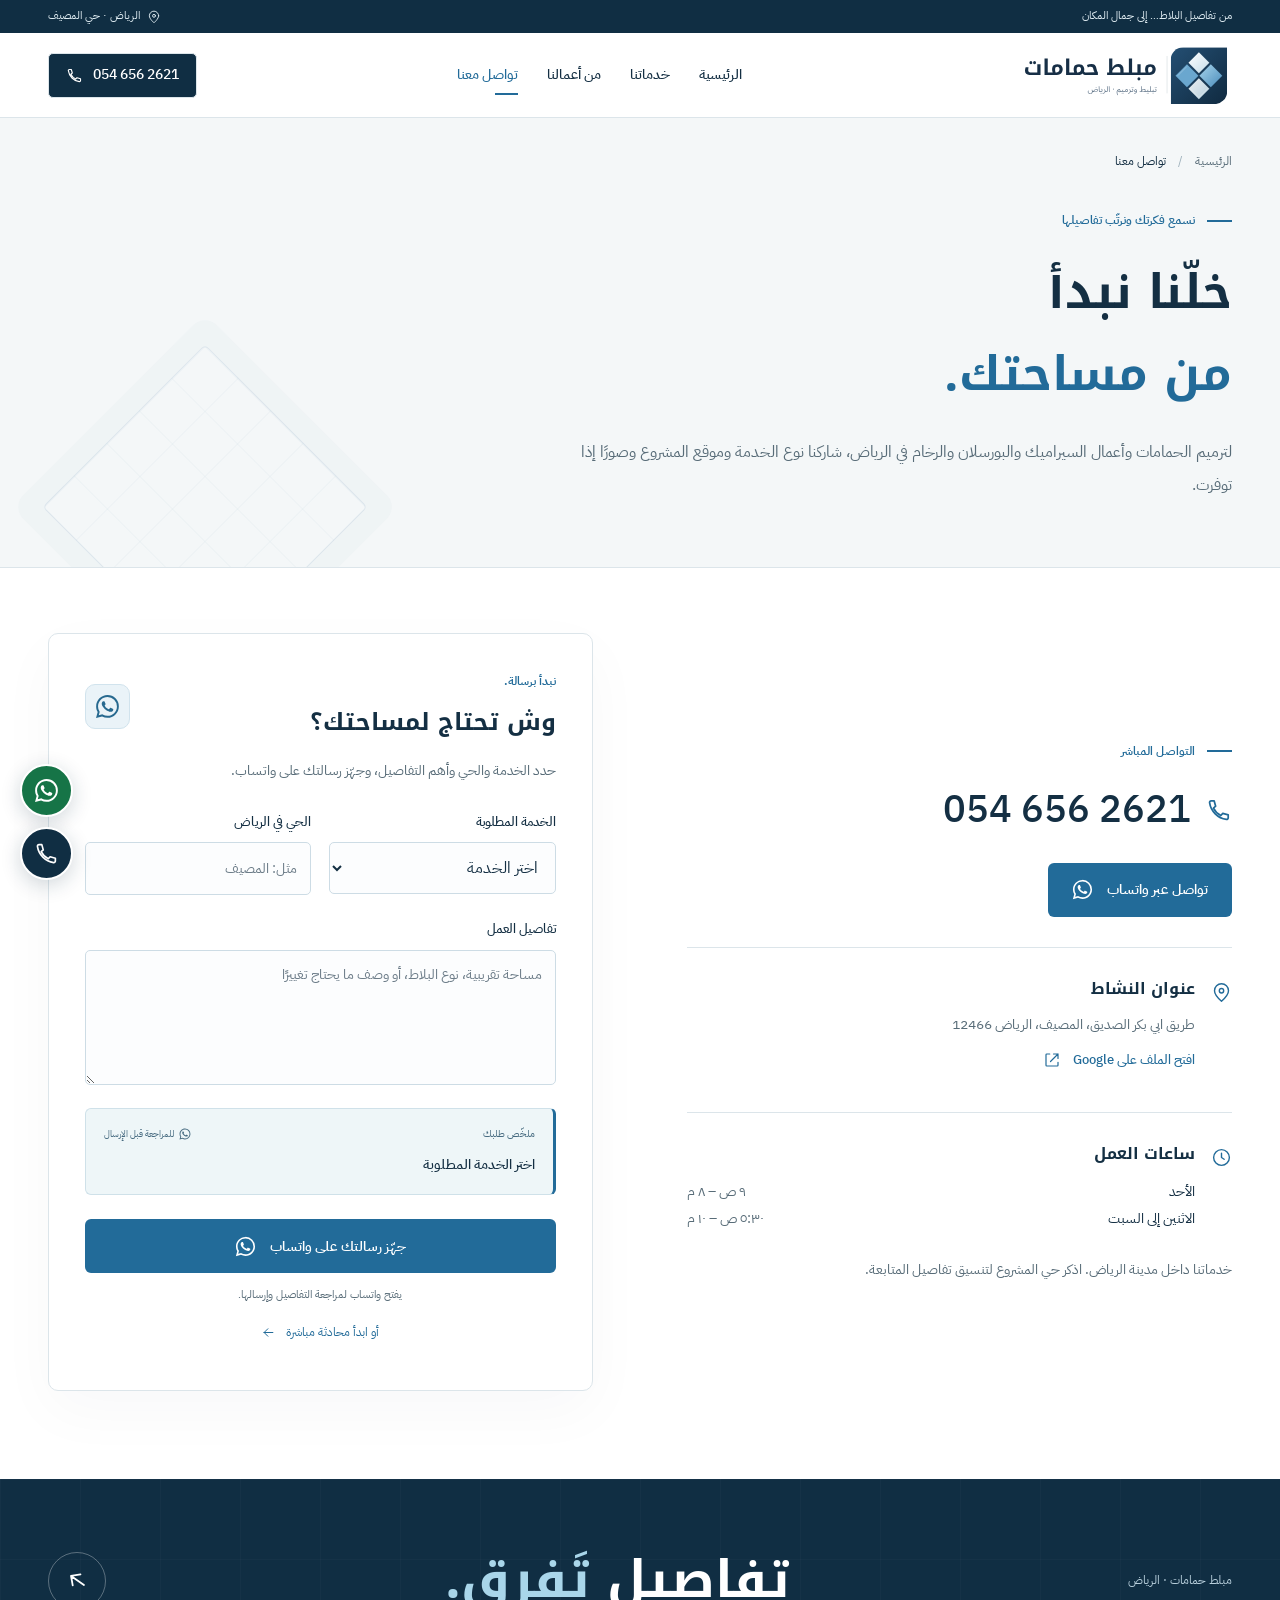
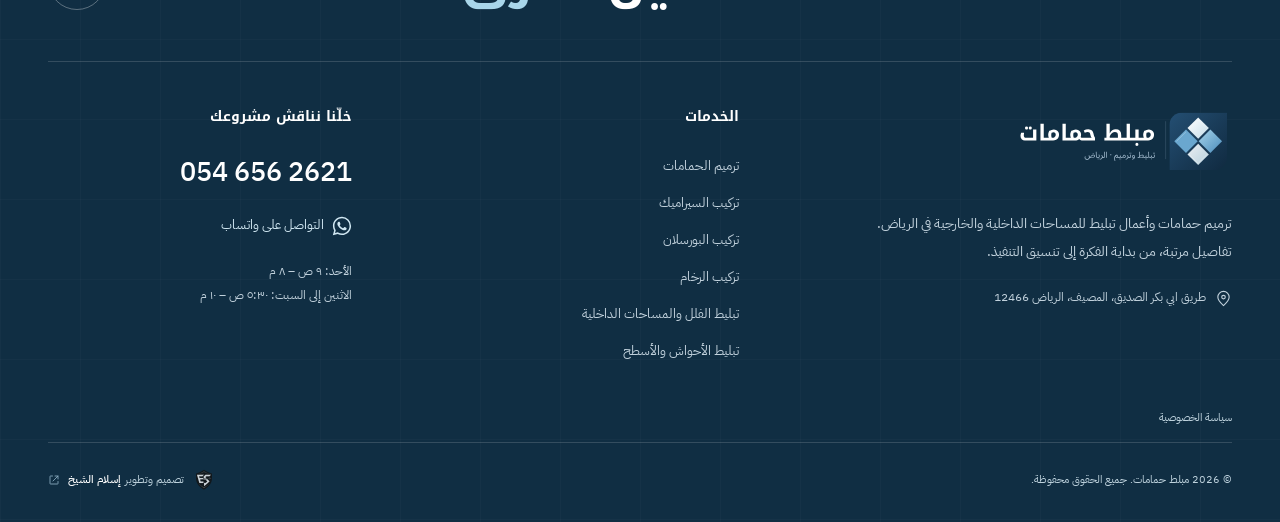
<file: contact/index.html>
<!doctype html>
<html lang="ar-SA" dir="rtl"><head><meta charset="utf-8"><meta name="viewport" content="width=device-width,initial-scale=1,viewport-fit=cover"><meta name="theme-color" content="#142a3e"><title>تواصل مع مبلط حمامات بالرياض | 0546562621</title><meta name="description" content="تواصل مع مبلط حمامات على 0546562621 أو واتساب. طريق ابي بكر الصديق، المصيف، الرياض 12466. تعرف على ساعات العمل وأرسل تفاصيل مشروع التبليط أو الترميم."><meta name="robots" content="index,follow,max-image-preview:large"><link rel="canonical" href="https://moblet-hamamat.vercel.app/contact/"><link rel="icon" href="../favicon.svg?v=1df8e3115b" type="image/svg+xml"><link rel="apple-touch-icon" href="../assets/apple-touch-icon.png?v=1df8e3115b"><link rel="manifest" href="../site.webmanifest?v=1df8e3115b"><link rel="preload" href="../assets/fonts/kufi-arabic-700.woff2" as="font" type="font/woff2" crossorigin><link rel="preload" href="../assets/fonts/plex-arabic-400.woff2" as="font" type="font/woff2" crossorigin><link rel="stylesheet" href="../assets/site.css?v=1df8e3115b"><link rel="stylesheet" href="../assets/studio.css?v=1df8e3115b"><script src="../assets/site.js?v=1df8e3115b" defer></script><meta name="creator" content="المهندس إسلام الشيخ"><meta property="og:type" content="website"><meta property="og:locale" content="ar_SA"><meta property="og:site_name" content="مبلط حمامات"><meta property="og:title" content="تواصل مع مبلط حمامات بالرياض | 0546562621"><meta property="og:description" content="تواصل مع مبلط حمامات على 0546562621 أو واتساب. طريق ابي بكر الصديق، المصيف، الرياض 12466. تعرف على ساعات العمل وأرسل تفاصيل مشروع التبليط أو الترميم."><meta property="og:url" content="https://moblet-hamamat.vercel.app/contact/"><meta property="og:image" content="https://moblet-hamamat.vercel.app/assets/social-cover-identity.jpg?v=1df8e3115b"><meta property="og:image:width" content="1200"><meta property="og:image:height" content="630"><meta property="og:image:alt" content="شعار مبلط حمامات الهندسي بالأزرق والكحلي مع كتابة عربية وصور من أعمال النشاط"><meta name="twitter:card" content="summary_large_image"><meta name="twitter:title" content="تواصل مع مبلط حمامات بالرياض | 0546562621"><meta name="twitter:description" content="تواصل مع مبلط حمامات على 0546562621 أو واتساب. طريق ابي بكر الصديق، المصيف، الرياض 12466. تعرف على ساعات العمل وأرسل تفاصيل مشروع التبليط أو الترميم."><meta name="twitter:image" content="https://moblet-hamamat.vercel.app/assets/social-cover-identity.jpg?v=1df8e3115b"><script type="application/ld+json">{"@context":"https://schema.org","@graph":[{"@type":"HomeAndConstructionBusiness","@id":"https://moblet-hamamat.vercel.app/#business","name":"مبلط حمامات","url":"https://moblet-hamamat.vercel.app/","telephone":"+966546562621","description":"ترميم حمامات وتركيب سيراميك وبورسلان ورخام وتبليط مساحات داخلية وخارجية في الرياض.","image":["https://moblet-hamamat.vercel.app/assets/photos/owner-04.webp","https://moblet-hamamat.vercel.app/assets/photos/owner-06.webp","https://moblet-hamamat.vercel.app/assets/photos/owner-07.webp"],"logo":"https://moblet-hamamat.vercel.app/assets/brand-symbol.svg?v=1df8e3115b","address":{"@type":"PostalAddress","streetAddress":"طريق ابي بكر الصديق، المصيف","addressLocality":"الرياض","addressRegion":"منطقة الرياض","postalCode":"12466","addressCountry":"SA"},"geo":{"@type":"GeoCoordinates","latitude":24.7644144,"longitude":46.6927084},"hasMap":"https://maps.app.goo.gl/ACpRdXij8ujAnbGP6?g_st=ac","sameAs":["https://maps.app.goo.gl/ACpRdXij8ujAnbGP6?g_st=ac"],"areaServed":{"@type":"City","name":"الرياض"},"openingHoursSpecification":[{"@type":"OpeningHoursSpecification","dayOfWeek":["Monday","Tuesday","Wednesday","Thursday","Friday","Saturday"],"opens":"05:30","closes":"22:00"},{"@type":"OpeningHoursSpecification","dayOfWeek":"Sunday","opens":"09:00","closes":"20:00"}],"hasOfferCatalog":{"@type":"OfferCatalog","name":"خدمات مبلط حمامات في الرياض","itemListElement":[{"@type":"Offer","itemOffered":{"@type":"Service","@id":"https://moblet-hamamat.vercel.app/services/bathroom-renovation-riyadh/#service","name":"ترميم حمامات بالرياض","url":"https://moblet-hamamat.vercel.app/services/bathroom-renovation-riyadh/"}},{"@type":"Offer","itemOffered":{"@type":"Service","@id":"https://moblet-hamamat.vercel.app/services/ceramic-installation-riyadh/#service","name":"تركيب سيراميك بالرياض","url":"https://moblet-hamamat.vercel.app/services/ceramic-installation-riyadh/"}},{"@type":"Offer","itemOffered":{"@type":"Service","@id":"https://moblet-hamamat.vercel.app/services/porcelain-installation-riyadh/#service","name":"تركيب بورسلان بالرياض","url":"https://moblet-hamamat.vercel.app/services/porcelain-installation-riyadh/"}},{"@type":"Offer","itemOffered":{"@type":"Service","@id":"https://moblet-hamamat.vercel.app/services/marble-installation-riyadh/#service","name":"تركيب رخام بالرياض","url":"https://moblet-hamamat.vercel.app/services/marble-installation-riyadh/"}},{"@type":"Offer","itemOffered":{"@type":"Service","@id":"https://moblet-hamamat.vercel.app/services/villa-floor-tiling-riyadh/#service","name":"تبليط فلل وأرضيات بالرياض","url":"https://moblet-hamamat.vercel.app/services/villa-floor-tiling-riyadh/"}},{"@type":"Offer","itemOffered":{"@type":"Service","@id":"https://moblet-hamamat.vercel.app/services/outdoor-courtyard-tiling-riyadh/#service","name":"تبليط أحواش وأسطح بالرياض","url":"https://moblet-hamamat.vercel.app/services/outdoor-courtyard-tiling-riyadh/"}}]}},{"@type":"WebSite","@id":"https://moblet-hamamat.vercel.app/#website","url":"https://moblet-hamamat.vercel.app/","name":"مبلط حمامات","inLanguage":"ar-SA","publisher":{"@id":"https://moblet-hamamat.vercel.app/#business"},"creator":{"@id":"https://www.eslam-elshikh.com/#person"}},{"@type":"Person","@id":"https://www.eslam-elshikh.com/#person","name":"إسلام الشيخ","url":"https://www.eslam-elshikh.com/"},{"@type":"WebPage","@id":"https://moblet-hamamat.vercel.app/contact/#webpage","url":"https://moblet-hamamat.vercel.app/contact/","name":"تواصل مع مبلط حمامات بالرياض | 0546562621","description":"تواصل مع مبلط حمامات على 0546562621 أو واتساب. طريق ابي بكر الصديق، المصيف، الرياض 12466. تعرف على ساعات العمل وأرسل تفاصيل مشروع التبليط أو الترميم.","inLanguage":"ar-SA","isPartOf":{"@id":"https://moblet-hamamat.vercel.app/#website"},"about":{"@id":"https://moblet-hamamat.vercel.app/#business"},"primaryImageOfPage":{"@type":"ImageObject","url":"https://moblet-hamamat.vercel.app/assets/photos/owner-06.webp"},"breadcrumb":{"@id":"https://moblet-hamamat.vercel.app/contact/#breadcrumbs"}},{"@type":"BreadcrumbList","@id":"https://moblet-hamamat.vercel.app/contact/#breadcrumbs","itemListElement":[{"@type":"ListItem","position":1,"name":"الرئيسية","item":"https://moblet-hamamat.vercel.app/"},{"@type":"ListItem","position":2,"name":"تواصل معنا","item":"https://moblet-hamamat.vercel.app/contact/"}]}]}</script></head><body data-page="contact"><svg class="sprite" xmlns="http://www.w3.org/2000/svg" aria-hidden="true"><symbol id="i-arrow" viewBox="0 0 24 24"><path d="M19 12H5m0 0 6-6m-6 6 6 6"/></symbol><symbol id="i-external" viewBox="0 0 24 24"><path d="M14 4h6v6m0-6L10 14M9 4H5a1 1 0 0 0-1 1v14a1 1 0 0 0 1 1h14a1 1 0 0 0 1-1v-4"/></symbol><symbol id="i-phone" viewBox="0 0 24 24"><path d="M20.5 16.5v2.7a1.5 1.5 0 0 1-1.7 1.5A18.4 18.4 0 0 1 3.3 5.2 1.5 1.5 0 0 1 4.8 3.5h2.7l1.4 5-2 1.8a15 15 0 0 0 6.8 6.8l1.8-2 5 1.4Z"/></symbol><symbol id="i-whatsapp" viewBox="0 0 24 24"><path transform="translate(1 1) scale(1.375)" fill="currentColor" stroke="none" d="M13.601 2.326A7.85 7.85 0 0 0 7.994 0C3.627 0 .068 3.558.064 7.926c0 1.399.366 2.76 1.057 3.965L0 16l4.204-1.102a7.9 7.9 0 0 0 3.79.965h.004c4.368 0 7.926-3.558 7.93-7.93A7.9 7.9 0 0 0 13.6 2.326zM7.994 14.521a6.6 6.6 0 0 1-3.356-.92l-.24-.144-2.494.654.666-2.433-.156-.251a6.56 6.56 0 0 1-1.007-3.505c0-3.626 2.957-6.584 6.591-6.584a6.56 6.56 0 0 1 4.66 1.931 6.56 6.56 0 0 1 1.928 4.66c-.004 3.639-2.961 6.592-6.592 6.592m3.615-4.934c-.197-.099-1.17-.578-1.353-.646-.182-.065-.315-.099-.445.099-.133.197-.513.646-.627.775-.114.133-.232.148-.43.05-.197-.1-.836-.308-1.592-.985-.59-.525-.985-1.175-1.103-1.372-.114-.198-.011-.304.088-.403.087-.088.197-.232.296-.346.1-.114.133-.198.198-.33.065-.134.034-.248-.015-.347-.05-.099-.445-1.076-.612-1.47-.16-.389-.323-.335-.445-.34-.114-.007-.247-.007-.38-.007a.73.73 0 0 0-.529.247c-.182.198-.691.677-.691 1.654s.71 1.916.81 2.049c.098.133 1.394 2.132 3.383 2.992.47.205.84.326 1.129.418.475.152.904.129 1.246.08.38-.058 1.171-.48 1.338-.943.164-.464.164-.86.114-.943-.049-.084-.182-.133-.38-.232"/></symbol><symbol id="i-grid" viewBox="0 0 24 24"><rect x="3" y="3" width="18" height="18" rx="2"/><path d="M3 12h18M12 3v18"/><path class="icon-accent" d="M4 4h7v7H4z" stroke="none"/></symbol><symbol id="i-bath" viewBox="0 0 24 24"><path d="M4 10V5a2 2 0 0 1 4 0v1m-6 5h20M4 11l1 6a3 3 0 0 0 3 2h8a3 3 0 0 0 3-2l1-6M7 19v2m10-2v2"/><path class="icon-accent" d="M6 12h12l-.5 3.5h-11z" stroke="none"/></symbol><symbol id="i-layers" viewBox="0 0 24 24"><path d="m12 3 9 5-9 5-9-5 9-5Zm-9 9 9 5 9-5M3 16l9 5 9-5"/><path class="icon-accent" d="m12 4.5 6.3 3.5-6.3 3.5L5.7 8z" stroke="none"/></symbol><symbol id="i-stone" viewBox="0 0 24 24"><rect x="3" y="3" width="18" height="18" rx="2"/><path d="m6 3 6 6-3 6 5 6m-2-12 5-2 4 4M9 15l-6 2"/><path class="icon-accent" d="m4 4 6 5-2 6-4 1z" stroke="none"/></symbol><symbol id="i-home" viewBox="0 0 24 24"><path d="m3 10 9-7 9 7M5 9v12h14V9M5 15h14m-9 0v6m5-6v6"/><path class="icon-accent" d="M6 16h3v4H6zm10 0h2v4h-2z" stroke="none"/></symbol><symbol id="i-sun" viewBox="0 0 24 24"><circle cx="15.5" cy="6.5" r="2.5"/><path d="M15.5 1v1m0 9v1M10 6.5H9m13 0h-1m-9.4-3.9-.7-.7m8.5 8.5.7.7m-1.4-8.5.7-.7M2 21l4-7h12l4 7H2Zm2-3h16M10 14l-1 7m5-7 1 7"/></symbol><symbol id="i-pin" viewBox="0 0 24 24"><path d="M20 10c0 5-8 12-8 12S4 15 4 10a8 8 0 1 1 16 0Z"/><circle cx="12" cy="10" r="2.5"/></symbol><symbol id="i-check" viewBox="0 0 24 24"><path d="m5 12 4 4L19 6"/></symbol><symbol id="i-clock" viewBox="0 0 24 24"><circle cx="12" cy="12" r="9"/><path d="M12 7v5l3 2"/></symbol><symbol id="i-zoom" viewBox="0 0 24 24"><circle cx="10" cy="10" r="6"/><path d="m15 15 6 6M10 7v6m-3-3h6"/></symbol><symbol id="i-close" viewBox="0 0 24 24"><path d="m6 6 12 12M6 18 18 6"/></symbol><symbol id="i-menu" viewBox="0 0 24 24"><path d="M4 7h16M4 12h16M4 17h16"/></symbol><symbol id="i-spark" viewBox="0 0 24 24"><path d="m12 2 2.7 7.3L22 12l-7.3 2.7L12 22l-2.7-7.3L2 12l7.3-2.7L12 2Z"/></symbol></svg><a class="skip" href="#main">انتقل إلى المحتوى</a>
    <div class="topbar"><div class="container topbar-inner"><span>من تفاصيل البلاط… إلى جمال المكان</span><a href="https://maps.app.goo.gl/ACpRdXij8ujAnbGP6?g_st=ac" target="_blank" rel="noopener noreferrer"><svg class="icon" viewBox="0 0 24 24" aria-hidden="true"><use href="#i-pin"/></svg>الرياض · حي المصيف</a></div></div>
    <header class="header"><div class="container header-inner"><a href="../" class="brand" aria-label="مبلط حمامات، الرئيسية"><img class="brand-lockup" src="../assets/brand-lockup.svg?v=1df8e3115b" alt="مبلط حمامات — تبليط وترميم في الرياض" width="340" height="106"></a><nav class="desktop-nav" aria-label="التنقل الرئيسي"><a href="../">الرئيسية</a><a href="../services/">خدماتنا</a><a href="../projects/">من أعمالنا</a><a href="../contact/" aria-current="page">تواصل معنا</a></nav><a class="header-phone" href="tel:+966546562621"><svg class="icon" viewBox="0 0 24 24" aria-hidden="true"><use href="#i-phone"/></svg><bdi>054 656 2621</bdi></a><details class="mobile-nav"><summary aria-label="فتح قائمة التنقل"><svg class="icon" viewBox="0 0 24 24" aria-hidden="true"><use href="#i-menu"/></svg></summary><nav aria-label="تنقل الجوال"><a href="../">الرئيسية</a><a href="../services/">خدماتنا</a><a href="../projects/">من أعمالنا</a><a href="../contact/" aria-current="page">تواصل معنا</a><a href="tel:+966546562621">اتصل بنا <bdi>054 656 2621</bdi></a></nav></details></div></header><main id="main"><section class="page-hero"><div class="container"><nav class="breadcrumbs" aria-label="مسار التنقل"><a href="../">الرئيسية</a><span aria-hidden="true">/</span><span aria-current="page">تواصل معنا</span></nav><span class="eyebrow">نسمع فكرتك ونرتّب تفاصيلها</span><h1>خلّنا نبدأ<br><em>من مساحتك.</em></h1><p>لترميم الحمامات وأعمال السيراميك والبورسلان والرخام في الرياض، شاركنا نوع الخدمة وموقع المشروع وصورًا إذا توفرت.</p></div></section><section class="section contact-page"><div class="container contact-grid"><div><div class="contact-info-card"><span class="eyebrow">التواصل المباشر</span><a class="contact-number" href="tel:+966546562621"><svg class="icon" viewBox="0 0 24 24" aria-hidden="true"><use href="#i-phone"/></svg><bdi>054 656 2621</bdi></a><a class="btn btn-primary" href="https://wa.me/966546562621" target="_blank" rel="noopener noreferrer">تواصل عبر واتساب<svg class="icon" viewBox="0 0 24 24" aria-hidden="true"><use href="#i-whatsapp"/></svg></a><div class="contact-info-line"><svg class="icon" viewBox="0 0 24 24" aria-hidden="true"><use href="#i-pin"/></svg><div><h2>عنوان النشاط</h2><p>طريق ابي بكر الصديق، المصيف، الرياض 12466</p><a class="text-link" href="https://maps.app.goo.gl/ACpRdXij8ujAnbGP6?g_st=ac" target="_blank" rel="noopener noreferrer">افتح الملف على Google <svg class="icon" viewBox="0 0 24 24" aria-hidden="true"><use href="#i-external"/></svg></a></div></div><div class="contact-info-line"><svg class="icon" viewBox="0 0 24 24" aria-hidden="true"><use href="#i-clock"/></svg><div><h2>ساعات العمل</h2><dl class="hours-list"><div><dt>الأحد</dt><dd>٩ ص – ٨ م</dd></div><div><dt>الاثنين إلى السبت</dt><dd>٥:٣٠ ص – ١٠ م</dd></div></dl></div></div><p>خدماتنا داخل مدينة الرياض. اذكر حي المشروع لتنسيق تفاصيل المتابعة.</p></div></div><form id="request-form" class="request-form"><div class="request-heading"><div><span class="form-kicker">نبدأ برسالة.</span><h2>وش تحتاج لمساحتك؟</h2></div><span class="request-mark" aria-hidden="true"><svg class="icon" viewBox="0 0 24 24" aria-hidden="true"><use href="#i-whatsapp"/></svg></span></div><p>حدد الخدمة والحي وأهم التفاصيل، وجهّز رسالتك على واتساب.</p><fieldset class="request-fields" disabled><legend class="sr-only">تفاصيل طلب الخدمة</legend><div class="form-grid"><div class="field"><label for="service">الخدمة المطلوبة</label><select id="service" name="service" required><option value="">اختر الخدمة</option><option data-service-slug="bathroom-renovation-riyadh">ترميم الحمامات</option><option data-service-slug="ceramic-installation-riyadh">تركيب السيراميك</option><option data-service-slug="porcelain-installation-riyadh">تركيب البورسلان</option><option data-service-slug="marble-installation-riyadh">تركيب الرخام</option><option data-service-slug="villa-floor-tiling-riyadh">تبليط الفلل والمساحات الداخلية</option><option data-service-slug="outdoor-courtyard-tiling-riyadh">تبليط الأحواش والأسطح</option><option>خدمة أخرى</option></select></div><div class="field"><label for="district">الحي في الرياض</label><input id="district" name="district" maxlength="80" autocomplete="address-level3" placeholder="مثل: المصيف"></div><div class="field field-wide"><label for="project-details">تفاصيل العمل</label><textarea id="project-details" name="details" maxlength="1200" rows="4" placeholder="مساحة تقريبية، نوع البلاط، أو وصف ما يحتاج تغييرًا"></textarea></div></div><div class="request-preview" hidden><div><span>ملخّص طلبك</span><span><svg class="icon" viewBox="0 0 24 24" aria-hidden="true"><use href="#i-whatsapp"/></svg>للمراجعة قبل الإرسال</span></div><p data-request-service>اختر الخدمة المطلوبة</p><p data-request-district hidden></p><p data-request-details hidden></p></div><button class="btn btn-primary" type="submit">جهّز رسالتك على واتساب <svg class="icon" viewBox="0 0 24 24" aria-hidden="true"><use href="#i-whatsapp"/></svg></button></fieldset><p class="form-hint">يفتح واتساب لمراجعة التفاصيل وإرسالها.</p><a class="request-direct" href="https://wa.me/966546562621" target="_blank" rel="noopener noreferrer">أو ابدأ محادثة مباشرة <svg class="icon" viewBox="0 0 24 24" aria-hidden="true"><use href="#i-arrow"/></svg></a><noscript><p class="form-hint">استخدم رابط واتساب المباشر لإرسال طلبك.</p></noscript><p class="form-status" role="status" aria-live="polite"></p></form></div></section></main><footer class="footer"><div class="container"><div class="footer-slogan"><span>مبلط حمامات · الرياض</span><p>تفاصيل <em>تَفرق.</em></p><a href="../contact/" class="footer-start" aria-label="ابدأ مشروعك، تواصل معنا"><svg class="icon" viewBox="0 0 24 24" aria-hidden="true"><use href="#i-arrow"/></svg></a></div><div class="footer-grid"><div class="footer-about"><a class="brand" href="../"><img class="brand-lockup" src="../assets/brand-lockup-inverse.svg?v=1df8e3115b" alt="مبلط حمامات — تبليط وترميم في الرياض" width="340" height="106"></a><p>ترميم حمامات وأعمال تبليط للمساحات الداخلية والخارجية في الرياض. تفاصيل مرتبة، من بداية الفكرة إلى تنسيق التنفيذ.</p><a class="footer-map" href="https://maps.app.goo.gl/ACpRdXij8ujAnbGP6?g_st=ac" target="_blank" rel="noopener noreferrer"><svg class="icon" viewBox="0 0 24 24" aria-hidden="true"><use href="#i-pin"/></svg>طريق ابي بكر الصديق، المصيف، الرياض 12466</a></div><div><h2>الخدمات</h2><div class="footer-links"><a href="../services/bathroom-renovation-riyadh/">ترميم الحمامات</a><a href="../services/ceramic-installation-riyadh/">تركيب السيراميك</a><a href="../services/porcelain-installation-riyadh/">تركيب البورسلان</a><a href="../services/marble-installation-riyadh/">تركيب الرخام</a><a href="../services/villa-floor-tiling-riyadh/">تبليط الفلل والمساحات الداخلية</a><a href="../services/outdoor-courtyard-tiling-riyadh/">تبليط الأحواش والأسطح</a></div></div><div><h2>خلّنا نناقش مشروعك</h2><a class="footer-number" href="tel:+966546562621"><bdi>054 656 2621</bdi></a><a class="footer-wa" href="https://wa.me/966546562621" target="_blank" rel="noopener noreferrer"><svg class="icon" viewBox="0 0 24 24" aria-hidden="true"><use href="#i-whatsapp"/></svg>التواصل على واتساب</a><p class="footer-hours">الأحد: ٩ ص – ٨ م<br>الاثنين إلى السبت: ٥:٣٠ ص – ١٠ م</p></div></div><a class="footer-privacy" href="../privacy/">سياسة الخصوصية</a><div class="footer-bottom"><p>© 2026 مبلط حمامات<span class="rights-long">. جميع الحقوق محفوظة.</span></p><a class="developer" data-eslam-signature="v1" href="https://www.eslam-elshikh.com/" target="_blank" rel="noopener noreferrer" aria-label="تصميم وتطوير المهندس إسلام الشيخ، يفتح في تبويب جديد"><img src="../assets/developer.webp" width="32" height="32" alt="" loading="lazy"><span>تصميم وتطوير <strong>إسلام الشيخ</strong></span><svg class="icon" viewBox="0 0 24 24" aria-hidden="true"><use href="#i-external"/></svg></a></div></div></footer><div class="floating-contact" role="group" aria-label="التواصل السريع"><a class="float-wa" href="https://wa.me/966546562621" target="_blank" rel="noopener noreferrer" aria-label="تواصل عبر واتساب"><svg class="icon" viewBox="0 0 24 24" aria-hidden="true"><use href="#i-whatsapp"/></svg><span class="float-label" aria-hidden="true">واتساب</span></a><a class="float-phone" href="tel:+966546562621" aria-label="اتصل على 0546562621"><svg class="icon" viewBox="0 0 24 24" aria-hidden="true"><use href="#i-phone"/></svg><span class="float-label" aria-hidden="true">اتصال</span></a></div><dialog class="lightbox" aria-labelledby="lightbox-caption"><button class="lightbox-close" type="button" aria-label="إغلاق الصورة"><svg class="icon" viewBox="0 0 24 24" aria-hidden="true"><use href="#i-close"/></svg></button><figure><img width="960" height="1280" alt=""><figcaption class="lightbox-toolbar"><button type="button" class="lightbox-prev" aria-label="الصورة السابقة"><svg class="icon" viewBox="0 0 24 24" aria-hidden="true"><use href="#i-arrow"/></svg></button><div><p id="lightbox-caption"></p><span class="lightbox-position" role="status" aria-live="polite"></span></div><button type="button" class="lightbox-next" aria-label="الصورة التالية"><svg class="icon" viewBox="0 0 24 24" aria-hidden="true"><use href="#i-arrow"/></svg></button></figcaption></figure></dialog></body></html>
</file>
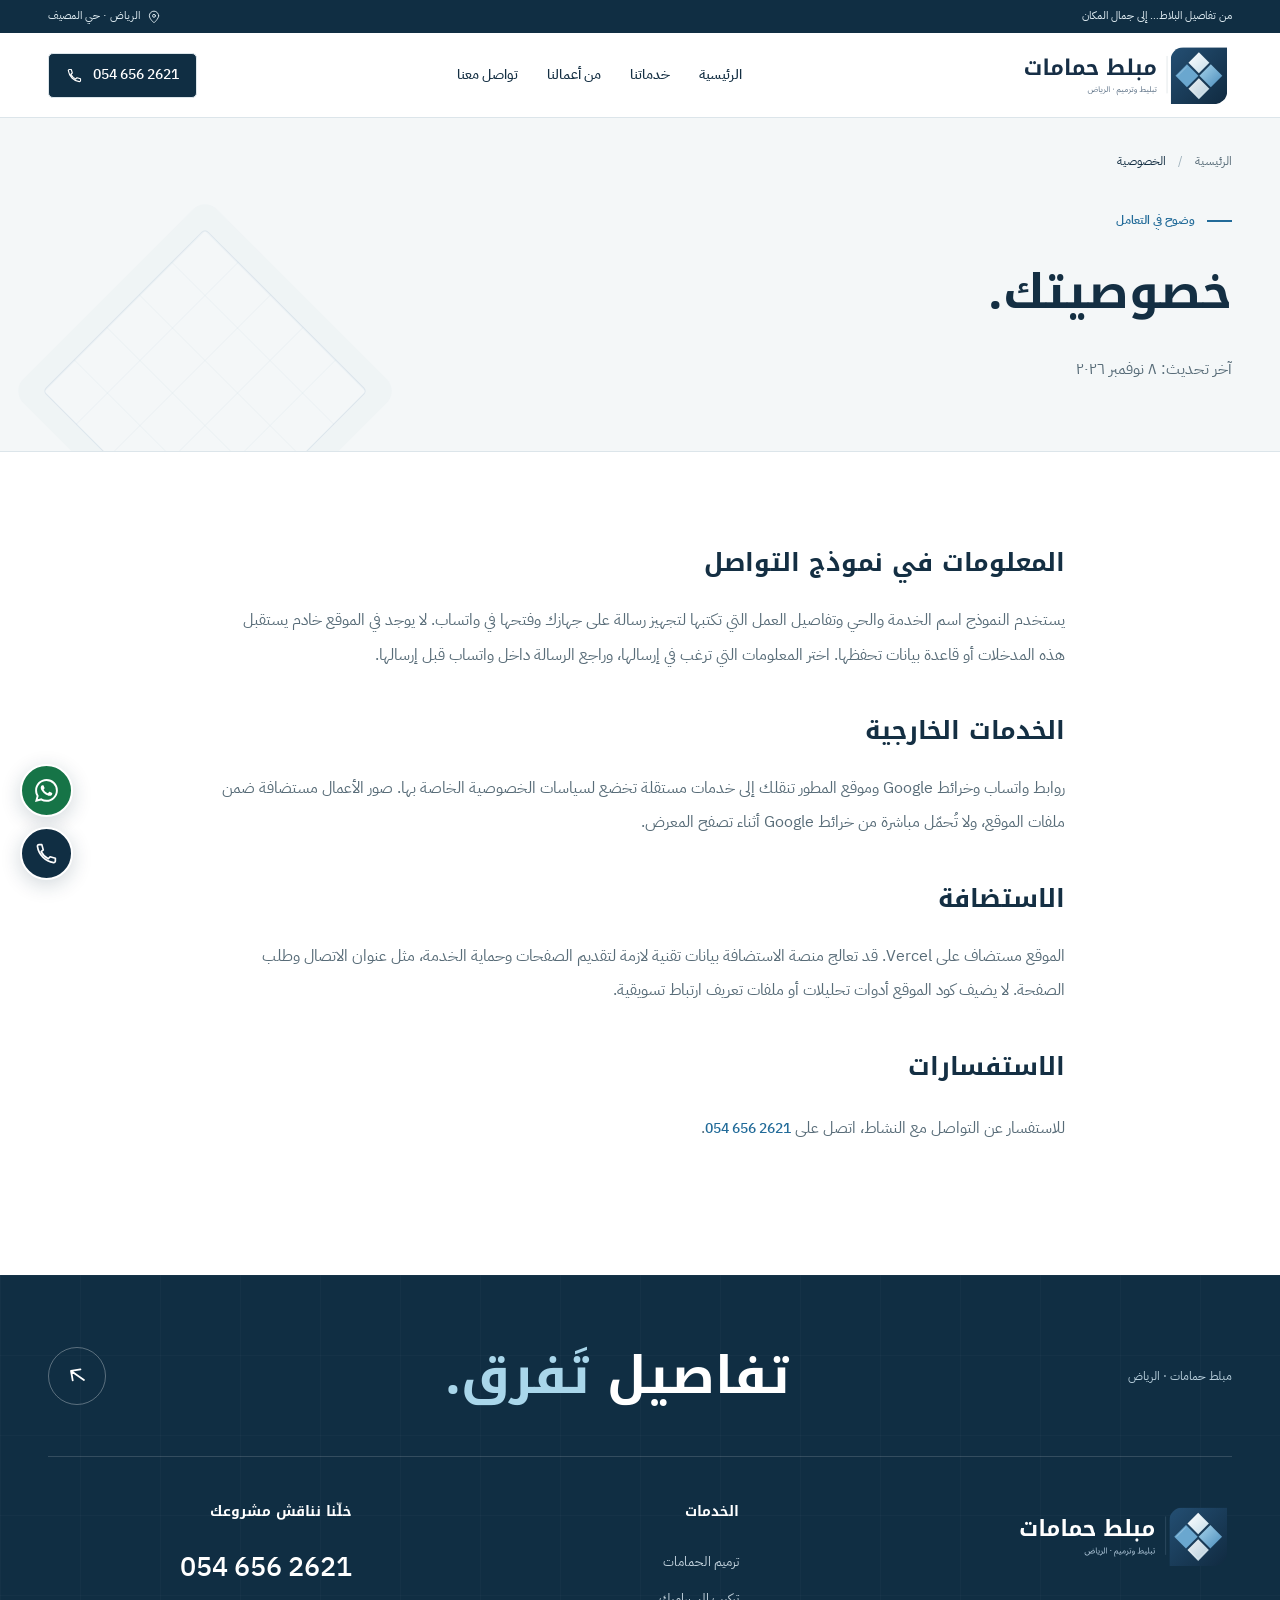
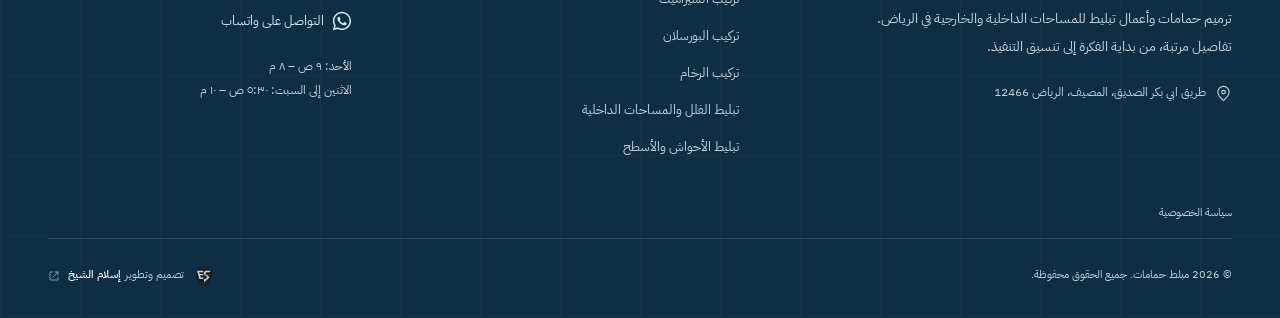
<file: privacy/index.html>
<!doctype html>
<html lang="ar-SA" dir="rtl"><head><meta charset="utf-8"><meta name="viewport" content="width=device-width,initial-scale=1,viewport-fit=cover"><meta name="theme-color" content="#142a3e"><title>سياسة الخصوصية | مبلط حمامات</title><meta name="description" content="معلومات عن خصوصية نموذج التواصل وروابط واتساب وخرائط Google واستضافة موقع مبلط حمامات."><meta name="robots" content="noindex,follow"><link rel="canonical" href="https://moblet-hamamat.vercel.app/privacy/"><link rel="icon" href="../favicon.svg?v=1df8e3115b" type="image/svg+xml"><link rel="apple-touch-icon" href="../assets/apple-touch-icon.png?v=1df8e3115b"><link rel="manifest" href="../site.webmanifest?v=1df8e3115b"><link rel="preload" href="../assets/fonts/kufi-arabic-700.woff2" as="font" type="font/woff2" crossorigin><link rel="preload" href="../assets/fonts/plex-arabic-400.woff2" as="font" type="font/woff2" crossorigin><link rel="stylesheet" href="../assets/site.css?v=1df8e3115b"><link rel="stylesheet" href="../assets/studio.css?v=1df8e3115b"><script src="../assets/site.js?v=1df8e3115b" defer></script><meta name="creator" content="المهندس إسلام الشيخ"><meta property="og:type" content="website"><meta property="og:locale" content="ar_SA"><meta property="og:site_name" content="مبلط حمامات"><meta property="og:title" content="سياسة الخصوصية | مبلط حمامات"><meta property="og:description" content="معلومات عن خصوصية نموذج التواصل وروابط واتساب وخرائط Google واستضافة موقع مبلط حمامات."><meta property="og:url" content="https://moblet-hamamat.vercel.app/privacy/"><meta property="og:image" content="https://moblet-hamamat.vercel.app/assets/social-cover-identity.jpg?v=1df8e3115b"><meta property="og:image:width" content="1200"><meta property="og:image:height" content="630"><meta property="og:image:alt" content="شعار مبلط حمامات الهندسي بالأزرق والكحلي مع كتابة عربية وصور من أعمال النشاط"><meta name="twitter:card" content="summary_large_image"><meta name="twitter:title" content="سياسة الخصوصية | مبلط حمامات"><meta name="twitter:description" content="معلومات عن خصوصية نموذج التواصل وروابط واتساب وخرائط Google واستضافة موقع مبلط حمامات."><meta name="twitter:image" content="https://moblet-hamamat.vercel.app/assets/social-cover-identity.jpg?v=1df8e3115b"><script type="application/ld+json">{"@context":"https://schema.org","@graph":[{"@type":"HomeAndConstructionBusiness","@id":"https://moblet-hamamat.vercel.app/#business","name":"مبلط حمامات","url":"https://moblet-hamamat.vercel.app/","telephone":"+966546562621","description":"ترميم حمامات وتركيب سيراميك وبورسلان ورخام وتبليط مساحات داخلية وخارجية في الرياض.","image":["https://moblet-hamamat.vercel.app/assets/photos/owner-04.webp","https://moblet-hamamat.vercel.app/assets/photos/owner-06.webp","https://moblet-hamamat.vercel.app/assets/photos/owner-07.webp"],"logo":"https://moblet-hamamat.vercel.app/assets/brand-symbol.svg?v=1df8e3115b","address":{"@type":"PostalAddress","streetAddress":"طريق ابي بكر الصديق، المصيف","addressLocality":"الرياض","addressRegion":"منطقة الرياض","postalCode":"12466","addressCountry":"SA"},"geo":{"@type":"GeoCoordinates","latitude":24.7644144,"longitude":46.6927084},"hasMap":"https://maps.app.goo.gl/ACpRdXij8ujAnbGP6?g_st=ac","sameAs":["https://maps.app.goo.gl/ACpRdXij8ujAnbGP6?g_st=ac"],"areaServed":{"@type":"City","name":"الرياض"},"openingHoursSpecification":[{"@type":"OpeningHoursSpecification","dayOfWeek":["Monday","Tuesday","Wednesday","Thursday","Friday","Saturday"],"opens":"05:30","closes":"22:00"},{"@type":"OpeningHoursSpecification","dayOfWeek":"Sunday","opens":"09:00","closes":"20:00"}],"hasOfferCatalog":{"@type":"OfferCatalog","name":"خدمات مبلط حمامات في الرياض","itemListElement":[{"@type":"Offer","itemOffered":{"@type":"Service","@id":"https://moblet-hamamat.vercel.app/services/bathroom-renovation-riyadh/#service","name":"ترميم حمامات بالرياض","url":"https://moblet-hamamat.vercel.app/services/bathroom-renovation-riyadh/"}},{"@type":"Offer","itemOffered":{"@type":"Service","@id":"https://moblet-hamamat.vercel.app/services/ceramic-installation-riyadh/#service","name":"تركيب سيراميك بالرياض","url":"https://moblet-hamamat.vercel.app/services/ceramic-installation-riyadh/"}},{"@type":"Offer","itemOffered":{"@type":"Service","@id":"https://moblet-hamamat.vercel.app/services/porcelain-installation-riyadh/#service","name":"تركيب بورسلان بالرياض","url":"https://moblet-hamamat.vercel.app/services/porcelain-installation-riyadh/"}},{"@type":"Offer","itemOffered":{"@type":"Service","@id":"https://moblet-hamamat.vercel.app/services/marble-installation-riyadh/#service","name":"تركيب رخام بالرياض","url":"https://moblet-hamamat.vercel.app/services/marble-installation-riyadh/"}},{"@type":"Offer","itemOffered":{"@type":"Service","@id":"https://moblet-hamamat.vercel.app/services/villa-floor-tiling-riyadh/#service","name":"تبليط فلل وأرضيات بالرياض","url":"https://moblet-hamamat.vercel.app/services/villa-floor-tiling-riyadh/"}},{"@type":"Offer","itemOffered":{"@type":"Service","@id":"https://moblet-hamamat.vercel.app/services/outdoor-courtyard-tiling-riyadh/#service","name":"تبليط أحواش وأسطح بالرياض","url":"https://moblet-hamamat.vercel.app/services/outdoor-courtyard-tiling-riyadh/"}}]}},{"@type":"WebSite","@id":"https://moblet-hamamat.vercel.app/#website","url":"https://moblet-hamamat.vercel.app/","name":"مبلط حمامات","inLanguage":"ar-SA","publisher":{"@id":"https://moblet-hamamat.vercel.app/#business"},"creator":{"@id":"https://www.eslam-elshikh.com/#person"}},{"@type":"Person","@id":"https://www.eslam-elshikh.com/#person","name":"إسلام الشيخ","url":"https://www.eslam-elshikh.com/"},{"@type":"WebPage","@id":"https://moblet-hamamat.vercel.app/privacy/#webpage","url":"https://moblet-hamamat.vercel.app/privacy/","name":"سياسة الخصوصية | مبلط حمامات","description":"معلومات عن خصوصية نموذج التواصل وروابط واتساب وخرائط Google واستضافة موقع مبلط حمامات.","inLanguage":"ar-SA","isPartOf":{"@id":"https://moblet-hamamat.vercel.app/#website"},"about":{"@id":"https://moblet-hamamat.vercel.app/#business"},"primaryImageOfPage":{"@type":"ImageObject","url":"https://moblet-hamamat.vercel.app/assets/photos/owner-06.webp"},"breadcrumb":{"@id":"https://moblet-hamamat.vercel.app/privacy/#breadcrumbs"}},{"@type":"BreadcrumbList","@id":"https://moblet-hamamat.vercel.app/privacy/#breadcrumbs","itemListElement":[{"@type":"ListItem","position":1,"name":"الرئيسية","item":"https://moblet-hamamat.vercel.app/"},{"@type":"ListItem","position":2,"name":"الخصوصية","item":"https://moblet-hamamat.vercel.app/privacy/"}]}]}</script></head><body data-page="privacy"><svg class="sprite" xmlns="http://www.w3.org/2000/svg" aria-hidden="true"><symbol id="i-arrow" viewBox="0 0 24 24"><path d="M19 12H5m0 0 6-6m-6 6 6 6"/></symbol><symbol id="i-external" viewBox="0 0 24 24"><path d="M14 4h6v6m0-6L10 14M9 4H5a1 1 0 0 0-1 1v14a1 1 0 0 0 1 1h14a1 1 0 0 0 1-1v-4"/></symbol><symbol id="i-phone" viewBox="0 0 24 24"><path d="M20.5 16.5v2.7a1.5 1.5 0 0 1-1.7 1.5A18.4 18.4 0 0 1 3.3 5.2 1.5 1.5 0 0 1 4.8 3.5h2.7l1.4 5-2 1.8a15 15 0 0 0 6.8 6.8l1.8-2 5 1.4Z"/></symbol><symbol id="i-whatsapp" viewBox="0 0 24 24"><path transform="translate(1 1) scale(1.375)" fill="currentColor" stroke="none" d="M13.601 2.326A7.85 7.85 0 0 0 7.994 0C3.627 0 .068 3.558.064 7.926c0 1.399.366 2.76 1.057 3.965L0 16l4.204-1.102a7.9 7.9 0 0 0 3.79.965h.004c4.368 0 7.926-3.558 7.93-7.93A7.9 7.9 0 0 0 13.6 2.326zM7.994 14.521a6.6 6.6 0 0 1-3.356-.92l-.24-.144-2.494.654.666-2.433-.156-.251a6.56 6.56 0 0 1-1.007-3.505c0-3.626 2.957-6.584 6.591-6.584a6.56 6.56 0 0 1 4.66 1.931 6.56 6.56 0 0 1 1.928 4.66c-.004 3.639-2.961 6.592-6.592 6.592m3.615-4.934c-.197-.099-1.17-.578-1.353-.646-.182-.065-.315-.099-.445.099-.133.197-.513.646-.627.775-.114.133-.232.148-.43.05-.197-.1-.836-.308-1.592-.985-.59-.525-.985-1.175-1.103-1.372-.114-.198-.011-.304.088-.403.087-.088.197-.232.296-.346.1-.114.133-.198.198-.33.065-.134.034-.248-.015-.347-.05-.099-.445-1.076-.612-1.47-.16-.389-.323-.335-.445-.34-.114-.007-.247-.007-.38-.007a.73.73 0 0 0-.529.247c-.182.198-.691.677-.691 1.654s.71 1.916.81 2.049c.098.133 1.394 2.132 3.383 2.992.47.205.84.326 1.129.418.475.152.904.129 1.246.08.38-.058 1.171-.48 1.338-.943.164-.464.164-.86.114-.943-.049-.084-.182-.133-.38-.232"/></symbol><symbol id="i-grid" viewBox="0 0 24 24"><rect x="3" y="3" width="18" height="18" rx="2"/><path d="M3 12h18M12 3v18"/><path class="icon-accent" d="M4 4h7v7H4z" stroke="none"/></symbol><symbol id="i-bath" viewBox="0 0 24 24"><path d="M4 10V5a2 2 0 0 1 4 0v1m-6 5h20M4 11l1 6a3 3 0 0 0 3 2h8a3 3 0 0 0 3-2l1-6M7 19v2m10-2v2"/><path class="icon-accent" d="M6 12h12l-.5 3.5h-11z" stroke="none"/></symbol><symbol id="i-layers" viewBox="0 0 24 24"><path d="m12 3 9 5-9 5-9-5 9-5Zm-9 9 9 5 9-5M3 16l9 5 9-5"/><path class="icon-accent" d="m12 4.5 6.3 3.5-6.3 3.5L5.7 8z" stroke="none"/></symbol><symbol id="i-stone" viewBox="0 0 24 24"><rect x="3" y="3" width="18" height="18" rx="2"/><path d="m6 3 6 6-3 6 5 6m-2-12 5-2 4 4M9 15l-6 2"/><path class="icon-accent" d="m4 4 6 5-2 6-4 1z" stroke="none"/></symbol><symbol id="i-home" viewBox="0 0 24 24"><path d="m3 10 9-7 9 7M5 9v12h14V9M5 15h14m-9 0v6m5-6v6"/><path class="icon-accent" d="M6 16h3v4H6zm10 0h2v4h-2z" stroke="none"/></symbol><symbol id="i-sun" viewBox="0 0 24 24"><circle cx="15.5" cy="6.5" r="2.5"/><path d="M15.5 1v1m0 9v1M10 6.5H9m13 0h-1m-9.4-3.9-.7-.7m8.5 8.5.7.7m-1.4-8.5.7-.7M2 21l4-7h12l4 7H2Zm2-3h16M10 14l-1 7m5-7 1 7"/></symbol><symbol id="i-pin" viewBox="0 0 24 24"><path d="M20 10c0 5-8 12-8 12S4 15 4 10a8 8 0 1 1 16 0Z"/><circle cx="12" cy="10" r="2.5"/></symbol><symbol id="i-check" viewBox="0 0 24 24"><path d="m5 12 4 4L19 6"/></symbol><symbol id="i-clock" viewBox="0 0 24 24"><circle cx="12" cy="12" r="9"/><path d="M12 7v5l3 2"/></symbol><symbol id="i-zoom" viewBox="0 0 24 24"><circle cx="10" cy="10" r="6"/><path d="m15 15 6 6M10 7v6m-3-3h6"/></symbol><symbol id="i-close" viewBox="0 0 24 24"><path d="m6 6 12 12M6 18 18 6"/></symbol><symbol id="i-menu" viewBox="0 0 24 24"><path d="M4 7h16M4 12h16M4 17h16"/></symbol><symbol id="i-spark" viewBox="0 0 24 24"><path d="m12 2 2.7 7.3L22 12l-7.3 2.7L12 22l-2.7-7.3L2 12l7.3-2.7L12 2Z"/></symbol></svg><a class="skip" href="#main">انتقل إلى المحتوى</a>
    <div class="topbar"><div class="container topbar-inner"><span>من تفاصيل البلاط… إلى جمال المكان</span><a href="https://maps.app.goo.gl/ACpRdXij8ujAnbGP6?g_st=ac" target="_blank" rel="noopener noreferrer"><svg class="icon" viewBox="0 0 24 24" aria-hidden="true"><use href="#i-pin"/></svg>الرياض · حي المصيف</a></div></div>
    <header class="header"><div class="container header-inner"><a href="../" class="brand" aria-label="مبلط حمامات، الرئيسية"><img class="brand-lockup" src="../assets/brand-lockup.svg?v=1df8e3115b" alt="مبلط حمامات — تبليط وترميم في الرياض" width="340" height="106"></a><nav class="desktop-nav" aria-label="التنقل الرئيسي"><a href="../">الرئيسية</a><a href="../services/">خدماتنا</a><a href="../projects/">من أعمالنا</a><a href="../contact/">تواصل معنا</a></nav><a class="header-phone" href="tel:+966546562621"><svg class="icon" viewBox="0 0 24 24" aria-hidden="true"><use href="#i-phone"/></svg><bdi>054 656 2621</bdi></a><details class="mobile-nav"><summary aria-label="فتح قائمة التنقل"><svg class="icon" viewBox="0 0 24 24" aria-hidden="true"><use href="#i-menu"/></svg></summary><nav aria-label="تنقل الجوال"><a href="../">الرئيسية</a><a href="../services/">خدماتنا</a><a href="../projects/">من أعمالنا</a><a href="../contact/">تواصل معنا</a><a href="tel:+966546562621">اتصل بنا <bdi>054 656 2621</bdi></a></nav></details></div></header><main id="main"><section class="page-hero"><div class="container"><nav class="breadcrumbs" aria-label="مسار التنقل"><a href="../">الرئيسية</a><span aria-hidden="true">/</span><span aria-current="page">الخصوصية</span></nav><span class="eyebrow">وضوح في التعامل</span><h1>خصوصيتك.</h1><p>آخر تحديث: ٨ نوفمبر ٢٠٢٦</p></div></section><section class="section"><article class="container prose"><h2>المعلومات في نموذج التواصل</h2><p>يستخدم النموذج اسم الخدمة والحي وتفاصيل العمل التي تكتبها لتجهيز رسالة على جهازك وفتحها في واتساب. لا يوجد في الموقع خادم يستقبل هذه المدخلات أو قاعدة بيانات تحفظها. اختر المعلومات التي ترغب في إرسالها، وراجع الرسالة داخل واتساب قبل إرسالها.</p><h2>الخدمات الخارجية</h2><p>روابط واتساب وخرائط Google وموقع المطور تنقلك إلى خدمات مستقلة تخضع لسياسات الخصوصية الخاصة بها. صور الأعمال مستضافة ضمن ملفات الموقع، ولا تُحمّل مباشرة من خرائط Google أثناء تصفح المعرض.</p><h2>الاستضافة</h2><p>الموقع مستضاف على Vercel. قد تعالج منصة الاستضافة بيانات تقنية لازمة لتقديم الصفحات وحماية الخدمة، مثل عنوان الاتصال وطلب الصفحة. لا يضيف كود الموقع أدوات تحليلات أو ملفات تعريف ارتباط تسويقية.</p><h2>الاستفسارات</h2><p>للاستفسار عن التواصل مع النشاط، اتصل على <a class="text-link" href="tel:+966546562621"><bdi>054 656 2621</bdi></a>.</p></article></section></main><footer class="footer"><div class="container"><div class="footer-slogan"><span>مبلط حمامات · الرياض</span><p>تفاصيل <em>تَفرق.</em></p><a href="../contact/" class="footer-start" aria-label="ابدأ مشروعك، تواصل معنا"><svg class="icon" viewBox="0 0 24 24" aria-hidden="true"><use href="#i-arrow"/></svg></a></div><div class="footer-grid"><div class="footer-about"><a class="brand" href="../"><img class="brand-lockup" src="../assets/brand-lockup-inverse.svg?v=1df8e3115b" alt="مبلط حمامات — تبليط وترميم في الرياض" width="340" height="106"></a><p>ترميم حمامات وأعمال تبليط للمساحات الداخلية والخارجية في الرياض. تفاصيل مرتبة، من بداية الفكرة إلى تنسيق التنفيذ.</p><a class="footer-map" href="https://maps.app.goo.gl/ACpRdXij8ujAnbGP6?g_st=ac" target="_blank" rel="noopener noreferrer"><svg class="icon" viewBox="0 0 24 24" aria-hidden="true"><use href="#i-pin"/></svg>طريق ابي بكر الصديق، المصيف، الرياض 12466</a></div><div><h2>الخدمات</h2><div class="footer-links"><a href="../services/bathroom-renovation-riyadh/">ترميم الحمامات</a><a href="../services/ceramic-installation-riyadh/">تركيب السيراميك</a><a href="../services/porcelain-installation-riyadh/">تركيب البورسلان</a><a href="../services/marble-installation-riyadh/">تركيب الرخام</a><a href="../services/villa-floor-tiling-riyadh/">تبليط الفلل والمساحات الداخلية</a><a href="../services/outdoor-courtyard-tiling-riyadh/">تبليط الأحواش والأسطح</a></div></div><div><h2>خلّنا نناقش مشروعك</h2><a class="footer-number" href="tel:+966546562621"><bdi>054 656 2621</bdi></a><a class="footer-wa" href="https://wa.me/966546562621" target="_blank" rel="noopener noreferrer"><svg class="icon" viewBox="0 0 24 24" aria-hidden="true"><use href="#i-whatsapp"/></svg>التواصل على واتساب</a><p class="footer-hours">الأحد: ٩ ص – ٨ م<br>الاثنين إلى السبت: ٥:٣٠ ص – ١٠ م</p></div></div><a class="footer-privacy" href="../privacy/">سياسة الخصوصية</a><div class="footer-bottom"><p>© 2026 مبلط حمامات<span class="rights-long">. جميع الحقوق محفوظة.</span></p><a class="developer" data-eslam-signature="v1" href="https://www.eslam-elshikh.com/" target="_blank" rel="noopener noreferrer" aria-label="تصميم وتطوير المهندس إسلام الشيخ، يفتح في تبويب جديد"><img src="../assets/developer.webp" width="32" height="32" alt="" loading="lazy"><span>تصميم وتطوير <strong>إسلام الشيخ</strong></span><svg class="icon" viewBox="0 0 24 24" aria-hidden="true"><use href="#i-external"/></svg></a></div></div></footer><div class="floating-contact" role="group" aria-label="التواصل السريع"><a class="float-wa" href="https://wa.me/966546562621" target="_blank" rel="noopener noreferrer" aria-label="تواصل عبر واتساب"><svg class="icon" viewBox="0 0 24 24" aria-hidden="true"><use href="#i-whatsapp"/></svg><span class="float-label" aria-hidden="true">واتساب</span></a><a class="float-phone" href="tel:+966546562621" aria-label="اتصل على 0546562621"><svg class="icon" viewBox="0 0 24 24" aria-hidden="true"><use href="#i-phone"/></svg><span class="float-label" aria-hidden="true">اتصال</span></a></div><dialog class="lightbox" aria-labelledby="lightbox-caption"><button class="lightbox-close" type="button" aria-label="إغلاق الصورة"><svg class="icon" viewBox="0 0 24 24" aria-hidden="true"><use href="#i-close"/></svg></button><figure><img width="960" height="1280" alt=""><figcaption class="lightbox-toolbar"><button type="button" class="lightbox-prev" aria-label="الصورة السابقة"><svg class="icon" viewBox="0 0 24 24" aria-hidden="true"><use href="#i-arrow"/></svg></button><div><p id="lightbox-caption"></p><span class="lightbox-position" role="status" aria-live="polite"></span></div><button type="button" class="lightbox-next" aria-label="الصورة التالية"><svg class="icon" viewBox="0 0 24 24" aria-hidden="true"><use href="#i-arrow"/></svg></button></figcaption></figure></dialog></body></html>
</file>
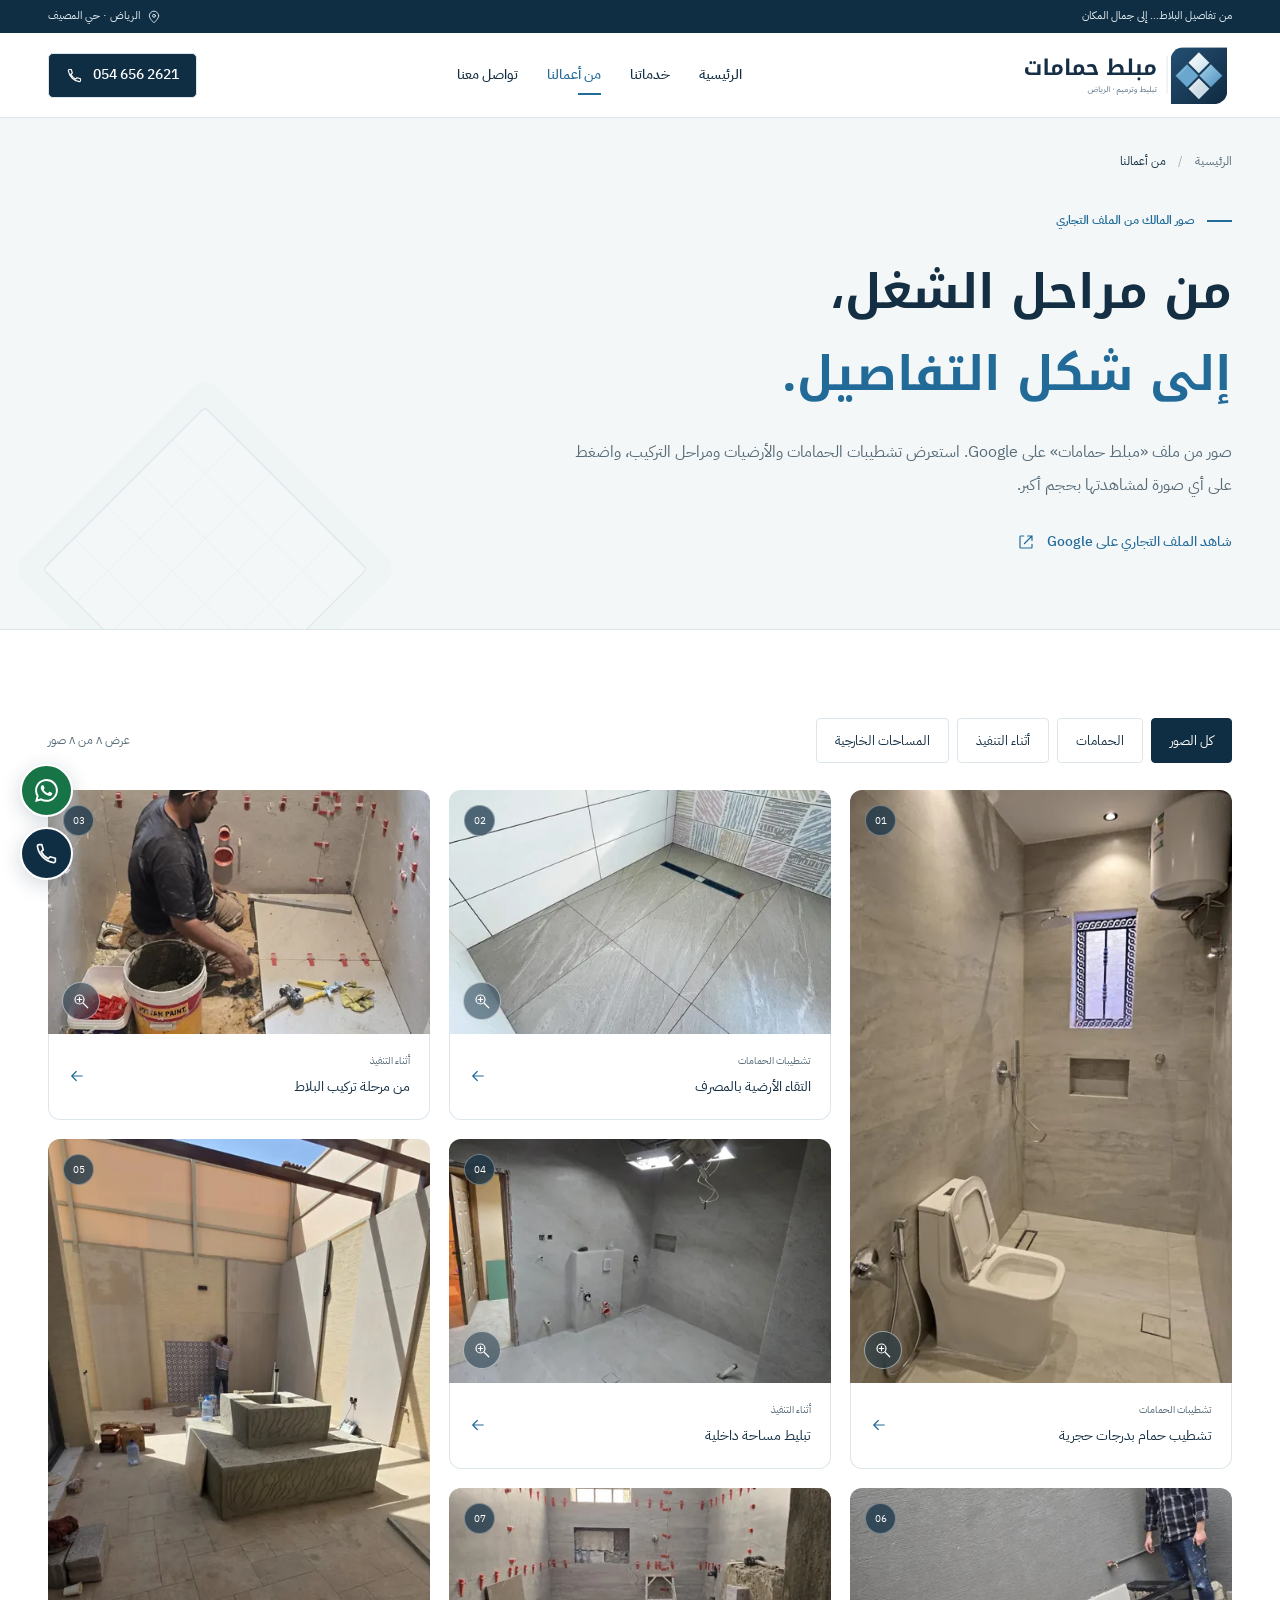
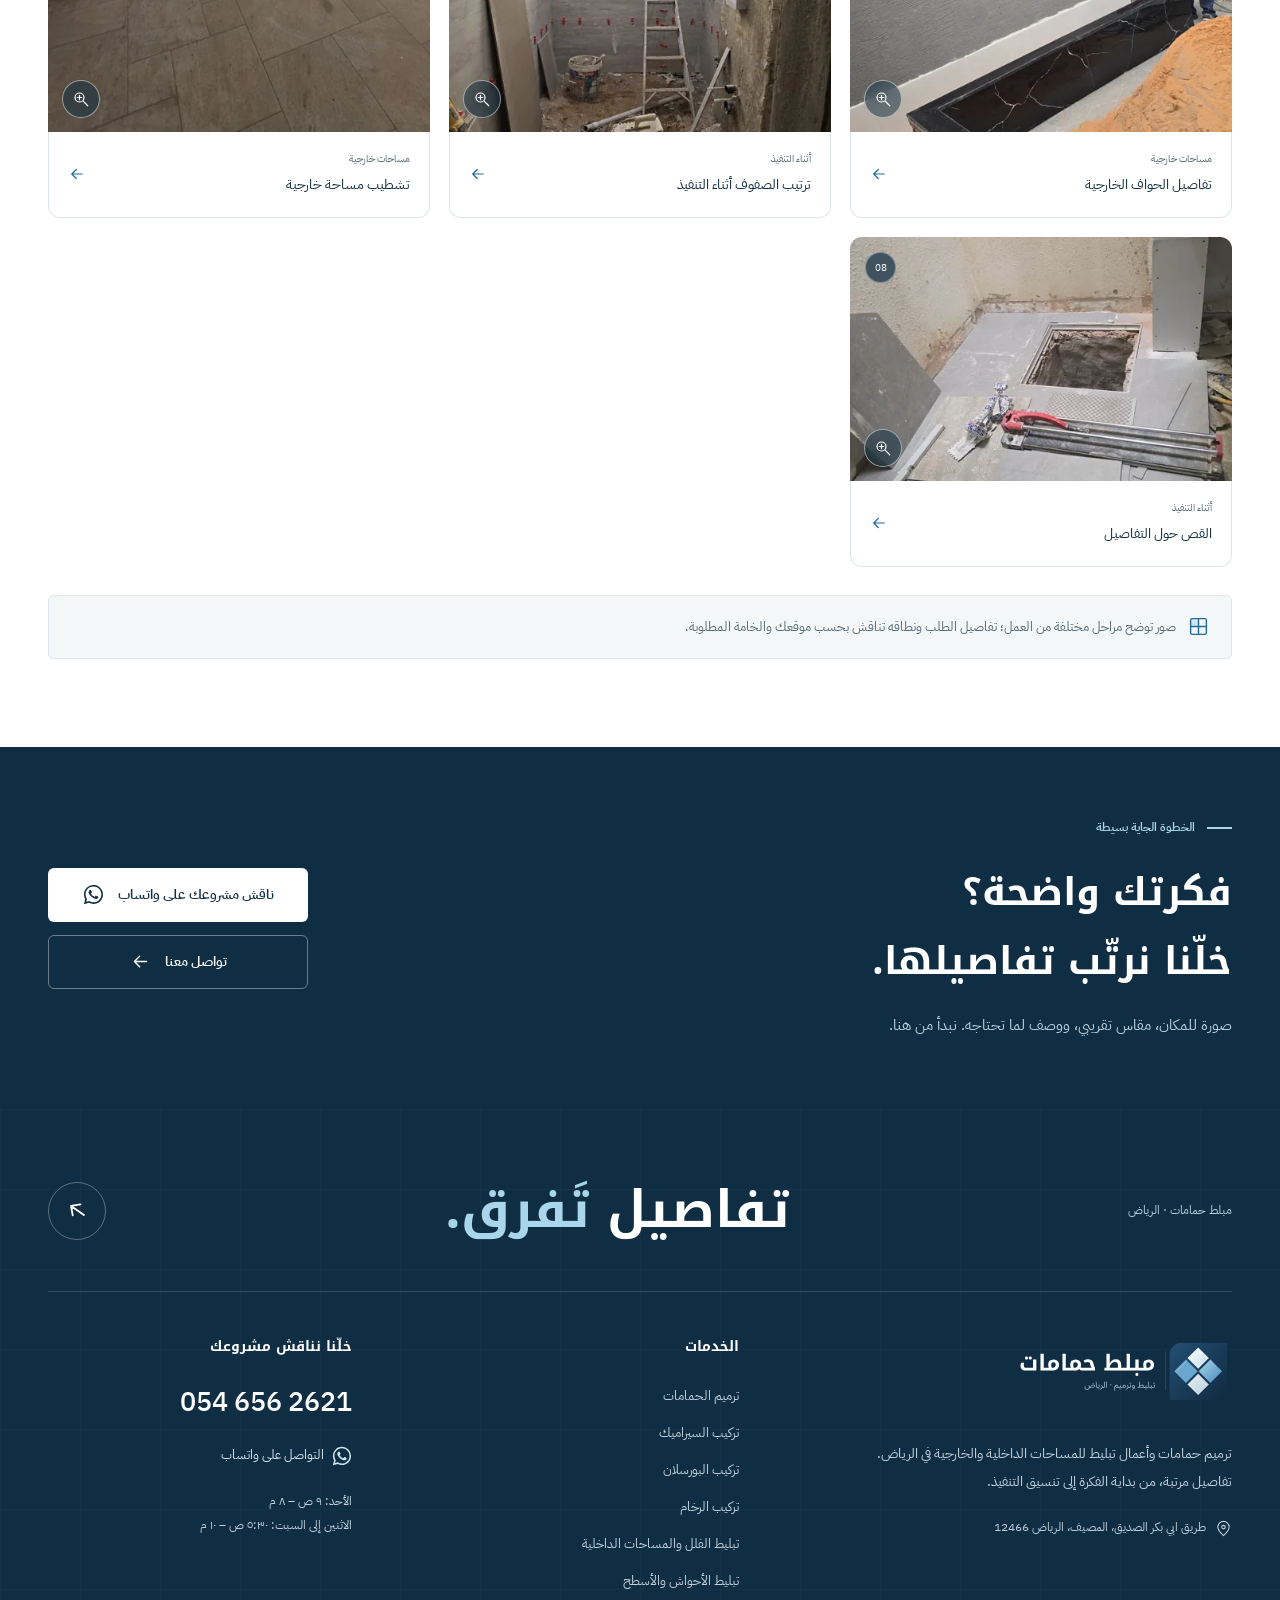
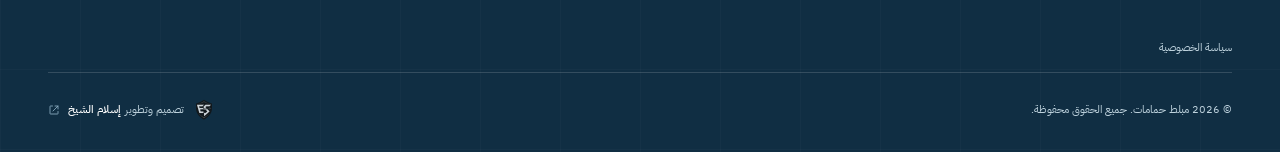
<file: projects/index.html>
<!doctype html>
<html lang="ar-SA" dir="rtl"><head><meta charset="utf-8"><meta name="viewport" content="width=device-width,initial-scale=1,viewport-fit=cover"><meta name="theme-color" content="#142a3e"><title>صور أعمال التبليط وترميم الحمامات | مبلط حمامات بالرياض</title><meta name="description" content="شاهد صورًا من الملف التجاري لمبلط حمامات في الرياض: تشطيب حمامات وأرضيات ومراحل تركيب البلاط وتفاصيل المصارف والحواف، مع معرض قابل للتكبير."><meta name="robots" content="index,follow,max-image-preview:large"><link rel="canonical" href="https://moblet-hamamat.vercel.app/projects/"><link rel="icon" href="../favicon.svg?v=1df8e3115b" type="image/svg+xml"><link rel="apple-touch-icon" href="../assets/apple-touch-icon.png?v=1df8e3115b"><link rel="manifest" href="../site.webmanifest?v=1df8e3115b"><link rel="preload" href="../assets/fonts/kufi-arabic-700.woff2" as="font" type="font/woff2" crossorigin><link rel="preload" href="../assets/fonts/plex-arabic-400.woff2" as="font" type="font/woff2" crossorigin><link rel="stylesheet" href="../assets/site.css?v=1df8e3115b"><link rel="stylesheet" href="../assets/studio.css?v=1df8e3115b"><script src="../assets/site.js?v=1df8e3115b" defer></script><meta name="creator" content="المهندس إسلام الشيخ"><meta property="og:type" content="website"><meta property="og:locale" content="ar_SA"><meta property="og:site_name" content="مبلط حمامات"><meta property="og:title" content="صور أعمال التبليط وترميم الحمامات | مبلط حمامات بالرياض"><meta property="og:description" content="شاهد صورًا من الملف التجاري لمبلط حمامات في الرياض: تشطيب حمامات وأرضيات ومراحل تركيب البلاط وتفاصيل المصارف والحواف، مع معرض قابل للتكبير."><meta property="og:url" content="https://moblet-hamamat.vercel.app/projects/"><meta property="og:image" content="https://moblet-hamamat.vercel.app/assets/social-cover-identity.jpg?v=1df8e3115b"><meta property="og:image:width" content="1200"><meta property="og:image:height" content="630"><meta property="og:image:alt" content="شعار مبلط حمامات الهندسي بالأزرق والكحلي مع كتابة عربية وصور من أعمال النشاط"><meta name="twitter:card" content="summary_large_image"><meta name="twitter:title" content="صور أعمال التبليط وترميم الحمامات | مبلط حمامات بالرياض"><meta name="twitter:description" content="شاهد صورًا من الملف التجاري لمبلط حمامات في الرياض: تشطيب حمامات وأرضيات ومراحل تركيب البلاط وتفاصيل المصارف والحواف، مع معرض قابل للتكبير."><meta name="twitter:image" content="https://moblet-hamamat.vercel.app/assets/social-cover-identity.jpg?v=1df8e3115b"><script type="application/ld+json">{"@context":"https://schema.org","@graph":[{"@type":"HomeAndConstructionBusiness","@id":"https://moblet-hamamat.vercel.app/#business","name":"مبلط حمامات","url":"https://moblet-hamamat.vercel.app/","telephone":"+966546562621","description":"ترميم حمامات وتركيب سيراميك وبورسلان ورخام وتبليط مساحات داخلية وخارجية في الرياض.","image":["https://moblet-hamamat.vercel.app/assets/photos/owner-04.webp","https://moblet-hamamat.vercel.app/assets/photos/owner-06.webp","https://moblet-hamamat.vercel.app/assets/photos/owner-07.webp"],"logo":"https://moblet-hamamat.vercel.app/assets/brand-symbol.svg?v=1df8e3115b","address":{"@type":"PostalAddress","streetAddress":"طريق ابي بكر الصديق، المصيف","addressLocality":"الرياض","addressRegion":"منطقة الرياض","postalCode":"12466","addressCountry":"SA"},"geo":{"@type":"GeoCoordinates","latitude":24.7644144,"longitude":46.6927084},"hasMap":"https://maps.app.goo.gl/ACpRdXij8ujAnbGP6?g_st=ac","sameAs":["https://maps.app.goo.gl/ACpRdXij8ujAnbGP6?g_st=ac"],"areaServed":{"@type":"City","name":"الرياض"},"openingHoursSpecification":[{"@type":"OpeningHoursSpecification","dayOfWeek":["Monday","Tuesday","Wednesday","Thursday","Friday","Saturday"],"opens":"05:30","closes":"22:00"},{"@type":"OpeningHoursSpecification","dayOfWeek":"Sunday","opens":"09:00","closes":"20:00"}],"hasOfferCatalog":{"@type":"OfferCatalog","name":"خدمات مبلط حمامات في الرياض","itemListElement":[{"@type":"Offer","itemOffered":{"@type":"Service","@id":"https://moblet-hamamat.vercel.app/services/bathroom-renovation-riyadh/#service","name":"ترميم حمامات بالرياض","url":"https://moblet-hamamat.vercel.app/services/bathroom-renovation-riyadh/"}},{"@type":"Offer","itemOffered":{"@type":"Service","@id":"https://moblet-hamamat.vercel.app/services/ceramic-installation-riyadh/#service","name":"تركيب سيراميك بالرياض","url":"https://moblet-hamamat.vercel.app/services/ceramic-installation-riyadh/"}},{"@type":"Offer","itemOffered":{"@type":"Service","@id":"https://moblet-hamamat.vercel.app/services/porcelain-installation-riyadh/#service","name":"تركيب بورسلان بالرياض","url":"https://moblet-hamamat.vercel.app/services/porcelain-installation-riyadh/"}},{"@type":"Offer","itemOffered":{"@type":"Service","@id":"https://moblet-hamamat.vercel.app/services/marble-installation-riyadh/#service","name":"تركيب رخام بالرياض","url":"https://moblet-hamamat.vercel.app/services/marble-installation-riyadh/"}},{"@type":"Offer","itemOffered":{"@type":"Service","@id":"https://moblet-hamamat.vercel.app/services/villa-floor-tiling-riyadh/#service","name":"تبليط فلل وأرضيات بالرياض","url":"https://moblet-hamamat.vercel.app/services/villa-floor-tiling-riyadh/"}},{"@type":"Offer","itemOffered":{"@type":"Service","@id":"https://moblet-hamamat.vercel.app/services/outdoor-courtyard-tiling-riyadh/#service","name":"تبليط أحواش وأسطح بالرياض","url":"https://moblet-hamamat.vercel.app/services/outdoor-courtyard-tiling-riyadh/"}}]}},{"@type":"WebSite","@id":"https://moblet-hamamat.vercel.app/#website","url":"https://moblet-hamamat.vercel.app/","name":"مبلط حمامات","inLanguage":"ar-SA","publisher":{"@id":"https://moblet-hamamat.vercel.app/#business"},"creator":{"@id":"https://www.eslam-elshikh.com/#person"}},{"@type":"Person","@id":"https://www.eslam-elshikh.com/#person","name":"إسلام الشيخ","url":"https://www.eslam-elshikh.com/"},{"@type":"CollectionPage","@id":"https://moblet-hamamat.vercel.app/projects/#webpage","url":"https://moblet-hamamat.vercel.app/projects/","name":"صور أعمال التبليط وترميم الحمامات | مبلط حمامات بالرياض","description":"شاهد صورًا من الملف التجاري لمبلط حمامات في الرياض: تشطيب حمامات وأرضيات ومراحل تركيب البلاط وتفاصيل المصارف والحواف، مع معرض قابل للتكبير.","inLanguage":"ar-SA","isPartOf":{"@id":"https://moblet-hamamat.vercel.app/#website"},"about":{"@id":"https://moblet-hamamat.vercel.app/#business"},"primaryImageOfPage":{"@type":"ImageObject","url":"https://moblet-hamamat.vercel.app/assets/photos/owner-06.webp"},"breadcrumb":{"@id":"https://moblet-hamamat.vercel.app/projects/#breadcrumbs"},"mainEntity":{"@type":"ItemList","itemListElement":[{"@type":"ListItem","position":1,"item":{"@type":"ImageObject","contentUrl":"https://moblet-hamamat.vercel.app/assets/photos/owner-04.webp","name":"تشطيب حمام بدرجات حجرية","description":"صورة من ملف مبلط حمامات لحمام مكسو ببلاط حجري اللون مع مصرف أرضي"}},{"@type":"ListItem","position":2,"item":{"@type":"ImageObject","contentUrl":"https://moblet-hamamat.vercel.app/assets/photos/owner-06.webp","name":"التقاء الأرضية بالمصرف","description":"تفاصيل أرضية حمام ومصرف خطي وجدار ببلاط متنوع من صور المالك"}},{"@type":"ListItem","position":3,"item":{"@type":"ImageObject","contentUrl":"https://moblet-hamamat.vercel.app/assets/photos/owner-03.webp","name":"من مرحلة تركيب البلاط","description":"فني يركب بلاط حمام ويضبط القطع باستخدام فواصل ومشابك"}},{"@type":"ListItem","position":4,"item":{"@type":"ImageObject","contentUrl":"https://moblet-hamamat.vercel.app/assets/photos/owner-10.webp","name":"تبليط مساحة داخلية","description":"أرضية وجدران ببلاط كبير أثناء مرحلة التنفيذ من ملف النشاط التجاري"}},{"@type":"ListItem","position":5,"item":{"@type":"ImageObject","contentUrl":"https://moblet-hamamat.vercel.app/assets/photos/owner-07.webp","name":"تشطيب مساحة خارجية","description":"أرضية مساحة خارجية وأعمال تبليط حول حوض من صور المالك"}},{"@type":"ListItem","position":6,"item":{"@type":"ImageObject","contentUrl":"https://moblet-hamamat.vercel.app/assets/photos/owner-01.webp","name":"تفاصيل الحواف الخارجية","description":"حواف حجرية داكنة حول مساحة خارجية أثناء العمل من ملف مبلط حمامات"}},{"@type":"ListItem","position":7,"item":{"@type":"ImageObject","contentUrl":"https://moblet-hamamat.vercel.app/assets/photos/owner-05.webp","name":"ترتيب الصفوف أثناء التنفيذ","description":"جدران حمام أثناء التبليط تظهر عليها مشابك ضبط القطع"}},{"@type":"ListItem","position":8,"item":{"@type":"ImageObject","contentUrl":"https://moblet-hamamat.vercel.app/assets/photos/owner-09.webp","name":"القص حول التفاصيل","description":"قص وتركيب بلاط أرضية حول فتحة في موقع العمل من صور المالك"}}]}},{"@type":"BreadcrumbList","@id":"https://moblet-hamamat.vercel.app/projects/#breadcrumbs","itemListElement":[{"@type":"ListItem","position":1,"name":"الرئيسية","item":"https://moblet-hamamat.vercel.app/"},{"@type":"ListItem","position":2,"name":"من أعمالنا","item":"https://moblet-hamamat.vercel.app/projects/"}]}]}</script></head><body data-page="projects"><svg class="sprite" xmlns="http://www.w3.org/2000/svg" aria-hidden="true"><symbol id="i-arrow" viewBox="0 0 24 24"><path d="M19 12H5m0 0 6-6m-6 6 6 6"/></symbol><symbol id="i-external" viewBox="0 0 24 24"><path d="M14 4h6v6m0-6L10 14M9 4H5a1 1 0 0 0-1 1v14a1 1 0 0 0 1 1h14a1 1 0 0 0 1-1v-4"/></symbol><symbol id="i-phone" viewBox="0 0 24 24"><path d="M20.5 16.5v2.7a1.5 1.5 0 0 1-1.7 1.5A18.4 18.4 0 0 1 3.3 5.2 1.5 1.5 0 0 1 4.8 3.5h2.7l1.4 5-2 1.8a15 15 0 0 0 6.8 6.8l1.8-2 5 1.4Z"/></symbol><symbol id="i-whatsapp" viewBox="0 0 24 24"><path transform="translate(1 1) scale(1.375)" fill="currentColor" stroke="none" d="M13.601 2.326A7.85 7.85 0 0 0 7.994 0C3.627 0 .068 3.558.064 7.926c0 1.399.366 2.76 1.057 3.965L0 16l4.204-1.102a7.9 7.9 0 0 0 3.79.965h.004c4.368 0 7.926-3.558 7.93-7.93A7.9 7.9 0 0 0 13.6 2.326zM7.994 14.521a6.6 6.6 0 0 1-3.356-.92l-.24-.144-2.494.654.666-2.433-.156-.251a6.56 6.56 0 0 1-1.007-3.505c0-3.626 2.957-6.584 6.591-6.584a6.56 6.56 0 0 1 4.66 1.931 6.56 6.56 0 0 1 1.928 4.66c-.004 3.639-2.961 6.592-6.592 6.592m3.615-4.934c-.197-.099-1.17-.578-1.353-.646-.182-.065-.315-.099-.445.099-.133.197-.513.646-.627.775-.114.133-.232.148-.43.05-.197-.1-.836-.308-1.592-.985-.59-.525-.985-1.175-1.103-1.372-.114-.198-.011-.304.088-.403.087-.088.197-.232.296-.346.1-.114.133-.198.198-.33.065-.134.034-.248-.015-.347-.05-.099-.445-1.076-.612-1.47-.16-.389-.323-.335-.445-.34-.114-.007-.247-.007-.38-.007a.73.73 0 0 0-.529.247c-.182.198-.691.677-.691 1.654s.71 1.916.81 2.049c.098.133 1.394 2.132 3.383 2.992.47.205.84.326 1.129.418.475.152.904.129 1.246.08.38-.058 1.171-.48 1.338-.943.164-.464.164-.86.114-.943-.049-.084-.182-.133-.38-.232"/></symbol><symbol id="i-grid" viewBox="0 0 24 24"><rect x="3" y="3" width="18" height="18" rx="2"/><path d="M3 12h18M12 3v18"/><path class="icon-accent" d="M4 4h7v7H4z" stroke="none"/></symbol><symbol id="i-bath" viewBox="0 0 24 24"><path d="M4 10V5a2 2 0 0 1 4 0v1m-6 5h20M4 11l1 6a3 3 0 0 0 3 2h8a3 3 0 0 0 3-2l1-6M7 19v2m10-2v2"/><path class="icon-accent" d="M6 12h12l-.5 3.5h-11z" stroke="none"/></symbol><symbol id="i-layers" viewBox="0 0 24 24"><path d="m12 3 9 5-9 5-9-5 9-5Zm-9 9 9 5 9-5M3 16l9 5 9-5"/><path class="icon-accent" d="m12 4.5 6.3 3.5-6.3 3.5L5.7 8z" stroke="none"/></symbol><symbol id="i-stone" viewBox="0 0 24 24"><rect x="3" y="3" width="18" height="18" rx="2"/><path d="m6 3 6 6-3 6 5 6m-2-12 5-2 4 4M9 15l-6 2"/><path class="icon-accent" d="m4 4 6 5-2 6-4 1z" stroke="none"/></symbol><symbol id="i-home" viewBox="0 0 24 24"><path d="m3 10 9-7 9 7M5 9v12h14V9M5 15h14m-9 0v6m5-6v6"/><path class="icon-accent" d="M6 16h3v4H6zm10 0h2v4h-2z" stroke="none"/></symbol><symbol id="i-sun" viewBox="0 0 24 24"><circle cx="15.5" cy="6.5" r="2.5"/><path d="M15.5 1v1m0 9v1M10 6.5H9m13 0h-1m-9.4-3.9-.7-.7m8.5 8.5.7.7m-1.4-8.5.7-.7M2 21l4-7h12l4 7H2Zm2-3h16M10 14l-1 7m5-7 1 7"/></symbol><symbol id="i-pin" viewBox="0 0 24 24"><path d="M20 10c0 5-8 12-8 12S4 15 4 10a8 8 0 1 1 16 0Z"/><circle cx="12" cy="10" r="2.5"/></symbol><symbol id="i-check" viewBox="0 0 24 24"><path d="m5 12 4 4L19 6"/></symbol><symbol id="i-clock" viewBox="0 0 24 24"><circle cx="12" cy="12" r="9"/><path d="M12 7v5l3 2"/></symbol><symbol id="i-zoom" viewBox="0 0 24 24"><circle cx="10" cy="10" r="6"/><path d="m15 15 6 6M10 7v6m-3-3h6"/></symbol><symbol id="i-close" viewBox="0 0 24 24"><path d="m6 6 12 12M6 18 18 6"/></symbol><symbol id="i-menu" viewBox="0 0 24 24"><path d="M4 7h16M4 12h16M4 17h16"/></symbol><symbol id="i-spark" viewBox="0 0 24 24"><path d="m12 2 2.7 7.3L22 12l-7.3 2.7L12 22l-2.7-7.3L2 12l7.3-2.7L12 2Z"/></symbol></svg><a class="skip" href="#main">انتقل إلى المحتوى</a>
    <div class="topbar"><div class="container topbar-inner"><span>من تفاصيل البلاط… إلى جمال المكان</span><a href="https://maps.app.goo.gl/ACpRdXij8ujAnbGP6?g_st=ac" target="_blank" rel="noopener noreferrer"><svg class="icon" viewBox="0 0 24 24" aria-hidden="true"><use href="#i-pin"/></svg>الرياض · حي المصيف</a></div></div>
    <header class="header"><div class="container header-inner"><a href="../" class="brand" aria-label="مبلط حمامات، الرئيسية"><img class="brand-lockup" src="../assets/brand-lockup.svg?v=1df8e3115b" alt="مبلط حمامات — تبليط وترميم في الرياض" width="340" height="106"></a><nav class="desktop-nav" aria-label="التنقل الرئيسي"><a href="../">الرئيسية</a><a href="../services/">خدماتنا</a><a href="../projects/" aria-current="page">من أعمالنا</a><a href="../contact/">تواصل معنا</a></nav><a class="header-phone" href="tel:+966546562621"><svg class="icon" viewBox="0 0 24 24" aria-hidden="true"><use href="#i-phone"/></svg><bdi>054 656 2621</bdi></a><details class="mobile-nav"><summary aria-label="فتح قائمة التنقل"><svg class="icon" viewBox="0 0 24 24" aria-hidden="true"><use href="#i-menu"/></svg></summary><nav aria-label="تنقل الجوال"><a href="../">الرئيسية</a><a href="../services/">خدماتنا</a><a href="../projects/" aria-current="page">من أعمالنا</a><a href="../contact/">تواصل معنا</a><a href="tel:+966546562621">اتصل بنا <bdi>054 656 2621</bdi></a></nav></details></div></header><main id="main"><section class="page-hero"><div class="container"><nav class="breadcrumbs" aria-label="مسار التنقل"><a href="../">الرئيسية</a><span aria-hidden="true">/</span><span aria-current="page">من أعمالنا</span></nav><span class="eyebrow">صور المالك من الملف التجاري</span><h1>من مراحل الشغل،<br><em>إلى شكل التفاصيل.</em></h1><p>صور من ملف «مبلط حمامات» على Google. استعرض تشطيبات الحمامات والأرضيات ومراحل التركيب، واضغط على أي صورة لمشاهدتها بحجم أكبر.</p><a class="text-link" href="https://maps.app.goo.gl/ACpRdXij8ujAnbGP6?g_st=ac" target="_blank" rel="noopener noreferrer">شاهد الملف التجاري على Google <svg class="icon" viewBox="0 0 24 24" aria-hidden="true"><use href="#i-external"/></svg></a></div></section><section class="section full-gallery"><div class="container"><div class="gallery-browser"><div class="gallery-toolbar"><div class="gallery-filters" role="group" aria-label="تصفية صور الأعمال" hidden><button type="button" data-gallery-filter="all" aria-pressed="true">كل الصور</button><button type="button" data-gallery-filter="bathrooms" aria-pressed="false">الحمامات</button><button type="button" data-gallery-filter="installation" aria-pressed="false">أثناء التنفيذ</button><button type="button" data-gallery-filter="outdoor" aria-pressed="false">المساحات الخارجية</button></div><p class="gallery-result" role="status" aria-live="polite"></p></div><div class="photo-grid"><a class="photo-card photo-0" href="../assets/photos/owner-04.webp" data-group="bathrooms" data-lightbox data-caption="تشطيب حمام بدرجات حجرية"><span class="photo-visual"><img class="" src="../assets/photos/owner-04-960.webp" srcset="../assets/photos/owner-04-480.webp 480w, ../assets/photos/owner-04-960.webp 960w, ../assets/photos/owner-04-1440.webp 1440w" sizes="(max-width: 680px) 90vw, (max-width: 1000px) 50vw, 33vw" width="1600" height="2133" alt="صورة من ملف مبلط حمامات لحمام مكسو ببلاط حجري اللون مع مصرف أرضي" loading="lazy" decoding="async"><span class="photo-zoom"><svg class="icon" viewBox="0 0 24 24" aria-hidden="true"><use href="#i-zoom"/></svg></span><span class="photo-index" aria-hidden="true">01</span></span><span class="photo-caption"><span><small>تشطيبات الحمامات</small>تشطيب حمام بدرجات حجرية</span><svg class="icon" viewBox="0 0 24 24" aria-hidden="true"><use href="#i-arrow"/></svg></span></a><a class="photo-card photo-1" href="../assets/photos/owner-06.webp" data-group="bathrooms" data-lightbox data-caption="التقاء الأرضية بالمصرف"><span class="photo-visual"><img class="" src="../assets/photos/owner-06-960.webp" srcset="../assets/photos/owner-06-480.webp 480w, ../assets/photos/owner-06-960.webp 960w, ../assets/photos/owner-06-1440.webp 1080w" sizes="(max-width: 680px) 90vw, (max-width: 1000px) 50vw, 33vw" width="1080" height="1350" alt="تفاصيل أرضية حمام ومصرف خطي وجدار ببلاط متنوع من صور المالك" loading="lazy" decoding="async"><span class="photo-zoom"><svg class="icon" viewBox="0 0 24 24" aria-hidden="true"><use href="#i-zoom"/></svg></span><span class="photo-index" aria-hidden="true">02</span></span><span class="photo-caption"><span><small>تشطيبات الحمامات</small>التقاء الأرضية بالمصرف</span><svg class="icon" viewBox="0 0 24 24" aria-hidden="true"><use href="#i-arrow"/></svg></span></a><a class="photo-card photo-2" href="../assets/photos/owner-03.webp" data-group="installation" data-lightbox data-caption="من مرحلة تركيب البلاط"><span class="photo-visual"><img class="" src="../assets/photos/owner-03-960.webp" srcset="../assets/photos/owner-03-480.webp 480w, ../assets/photos/owner-03-960.webp 960w, ../assets/photos/owner-03-1440.webp 1440w" sizes="(max-width: 680px) 90vw, (max-width: 1000px) 50vw, 33vw" width="1600" height="2842" alt="فني يركب بلاط حمام ويضبط القطع باستخدام فواصل ومشابك" loading="lazy" decoding="async"><span class="photo-zoom"><svg class="icon" viewBox="0 0 24 24" aria-hidden="true"><use href="#i-zoom"/></svg></span><span class="photo-index" aria-hidden="true">03</span></span><span class="photo-caption"><span><small>أثناء التنفيذ</small>من مرحلة تركيب البلاط</span><svg class="icon" viewBox="0 0 24 24" aria-hidden="true"><use href="#i-arrow"/></svg></span></a><a class="photo-card photo-3" href="../assets/photos/owner-10.webp" data-group="installation" data-lightbox data-caption="تبليط مساحة داخلية"><span class="photo-visual"><img class="" src="../assets/photos/owner-10-960.webp" srcset="../assets/photos/owner-10-480.webp 480w, ../assets/photos/owner-10-960.webp 960w, ../assets/photos/owner-10-1440.webp 1440w" sizes="(max-width: 680px) 90vw, (max-width: 1000px) 50vw, 33vw" width="1600" height="2133" alt="أرضية وجدران ببلاط كبير أثناء مرحلة التنفيذ من ملف النشاط التجاري" loading="lazy" decoding="async"><span class="photo-zoom"><svg class="icon" viewBox="0 0 24 24" aria-hidden="true"><use href="#i-zoom"/></svg></span><span class="photo-index" aria-hidden="true">04</span></span><span class="photo-caption"><span><small>أثناء التنفيذ</small>تبليط مساحة داخلية</span><svg class="icon" viewBox="0 0 24 24" aria-hidden="true"><use href="#i-arrow"/></svg></span></a><a class="photo-card photo-4" href="../assets/photos/owner-07.webp" data-group="outdoor" data-lightbox data-caption="تشطيب مساحة خارجية"><span class="photo-visual"><img class="" src="../assets/photos/owner-07-960.webp" srcset="../assets/photos/owner-07-480.webp 480w, ../assets/photos/owner-07-1440.webp 900w" sizes="(max-width: 680px) 90vw, (max-width: 1000px) 50vw, 33vw" width="900" height="1600" alt="أرضية مساحة خارجية وأعمال تبليط حول حوض من صور المالك" loading="lazy" decoding="async"><span class="photo-zoom"><svg class="icon" viewBox="0 0 24 24" aria-hidden="true"><use href="#i-zoom"/></svg></span><span class="photo-index" aria-hidden="true">05</span></span><span class="photo-caption"><span><small>مساحات خارجية</small>تشطيب مساحة خارجية</span><svg class="icon" viewBox="0 0 24 24" aria-hidden="true"><use href="#i-arrow"/></svg></span></a><a class="photo-card photo-5" href="../assets/photos/owner-01.webp" data-group="outdoor" data-lightbox data-caption="تفاصيل الحواف الخارجية"><span class="photo-visual"><img class="" src="../assets/photos/owner-01-960.webp" srcset="../assets/photos/owner-01-480.webp 480w, ../assets/photos/owner-01-960.webp 960w, ../assets/photos/owner-01-1440.webp 1440w" sizes="(max-width: 680px) 90vw, (max-width: 1000px) 50vw, 33vw" width="1600" height="2688" alt="حواف حجرية داكنة حول مساحة خارجية أثناء العمل من ملف مبلط حمامات" loading="lazy" decoding="async"><span class="photo-zoom"><svg class="icon" viewBox="0 0 24 24" aria-hidden="true"><use href="#i-zoom"/></svg></span><span class="photo-index" aria-hidden="true">06</span></span><span class="photo-caption"><span><small>مساحات خارجية</small>تفاصيل الحواف الخارجية</span><svg class="icon" viewBox="0 0 24 24" aria-hidden="true"><use href="#i-arrow"/></svg></span></a><a class="photo-card photo-6" href="../assets/photos/owner-05.webp" data-group="installation" data-lightbox data-caption="ترتيب الصفوف أثناء التنفيذ"><span class="photo-visual"><img class="" src="../assets/photos/owner-05-960.webp" srcset="../assets/photos/owner-05-480.webp 480w, ../assets/photos/owner-05-960.webp 960w, ../assets/photos/owner-05-1440.webp 1440w" sizes="(max-width: 680px) 90vw, (max-width: 1000px) 50vw, 33vw" width="1600" height="2133" alt="جدران حمام أثناء التبليط تظهر عليها مشابك ضبط القطع" loading="lazy" decoding="async"><span class="photo-zoom"><svg class="icon" viewBox="0 0 24 24" aria-hidden="true"><use href="#i-zoom"/></svg></span><span class="photo-index" aria-hidden="true">07</span></span><span class="photo-caption"><span><small>أثناء التنفيذ</small>ترتيب الصفوف أثناء التنفيذ</span><svg class="icon" viewBox="0 0 24 24" aria-hidden="true"><use href="#i-arrow"/></svg></span></a><a class="photo-card photo-7" href="../assets/photos/owner-09.webp" data-group="installation" data-lightbox data-caption="القص حول التفاصيل"><span class="photo-visual"><img class="" src="../assets/photos/owner-09-960.webp" srcset="../assets/photos/owner-09-480.webp 480w, ../assets/photos/owner-09-960.webp 960w, ../assets/photos/owner-09-1440.webp 1440w" sizes="(max-width: 680px) 90vw, (max-width: 1000px) 50vw, 33vw" width="1600" height="2133" alt="قص وتركيب بلاط أرضية حول فتحة في موقع العمل من صور المالك" loading="lazy" decoding="async"><span class="photo-zoom"><svg class="icon" viewBox="0 0 24 24" aria-hidden="true"><use href="#i-zoom"/></svg></span><span class="photo-index" aria-hidden="true">08</span></span><span class="photo-caption"><span><small>أثناء التنفيذ</small>القص حول التفاصيل</span><svg class="icon" viewBox="0 0 24 24" aria-hidden="true"><use href="#i-arrow"/></svg></span></a></div></div><div class="gallery-note"><svg class="icon" viewBox="0 0 24 24" aria-hidden="true"><use href="#i-grid"/></svg>صور توضح مراحل مختلفة من العمل؛ تفاصيل الطلب ونطاقه تناقش بحسب موقعك والخامة المطلوبة.</div></div></section><section class="cta-section"><div class="container cta-inner"><div><span class="eyebrow">الخطوة الجاية بسيطة</span><h2>فكرتك واضحة؟<br>خلّنا نرتّب تفاصيلها.</h2><p>صورة للمكان، مقاس تقريبي، ووصف لما تحتاجه. نبدأ من هنا.</p></div><div class="cta-actions"><a class="btn btn-cream" href="https://wa.me/966546562621" target="_blank" rel="noopener noreferrer">ناقش مشروعك على واتساب<svg class="icon" viewBox="0 0 24 24" aria-hidden="true"><use href="#i-whatsapp"/></svg></a><a class="btn btn-outline-light" href="../contact/">تواصل معنا<svg class="icon" viewBox="0 0 24 24" aria-hidden="true"><use href="#i-arrow"/></svg></a></div></div></section></main><footer class="footer"><div class="container"><div class="footer-slogan"><span>مبلط حمامات · الرياض</span><p>تفاصيل <em>تَفرق.</em></p><a href="../contact/" class="footer-start" aria-label="ابدأ مشروعك، تواصل معنا"><svg class="icon" viewBox="0 0 24 24" aria-hidden="true"><use href="#i-arrow"/></svg></a></div><div class="footer-grid"><div class="footer-about"><a class="brand" href="../"><img class="brand-lockup" src="../assets/brand-lockup-inverse.svg?v=1df8e3115b" alt="مبلط حمامات — تبليط وترميم في الرياض" width="340" height="106"></a><p>ترميم حمامات وأعمال تبليط للمساحات الداخلية والخارجية في الرياض. تفاصيل مرتبة، من بداية الفكرة إلى تنسيق التنفيذ.</p><a class="footer-map" href="https://maps.app.goo.gl/ACpRdXij8ujAnbGP6?g_st=ac" target="_blank" rel="noopener noreferrer"><svg class="icon" viewBox="0 0 24 24" aria-hidden="true"><use href="#i-pin"/></svg>طريق ابي بكر الصديق، المصيف، الرياض 12466</a></div><div><h2>الخدمات</h2><div class="footer-links"><a href="../services/bathroom-renovation-riyadh/">ترميم الحمامات</a><a href="../services/ceramic-installation-riyadh/">تركيب السيراميك</a><a href="../services/porcelain-installation-riyadh/">تركيب البورسلان</a><a href="../services/marble-installation-riyadh/">تركيب الرخام</a><a href="../services/villa-floor-tiling-riyadh/">تبليط الفلل والمساحات الداخلية</a><a href="../services/outdoor-courtyard-tiling-riyadh/">تبليط الأحواش والأسطح</a></div></div><div><h2>خلّنا نناقش مشروعك</h2><a class="footer-number" href="tel:+966546562621"><bdi>054 656 2621</bdi></a><a class="footer-wa" href="https://wa.me/966546562621" target="_blank" rel="noopener noreferrer"><svg class="icon" viewBox="0 0 24 24" aria-hidden="true"><use href="#i-whatsapp"/></svg>التواصل على واتساب</a><p class="footer-hours">الأحد: ٩ ص – ٨ م<br>الاثنين إلى السبت: ٥:٣٠ ص – ١٠ م</p></div></div><a class="footer-privacy" href="../privacy/">سياسة الخصوصية</a><div class="footer-bottom"><p>© 2026 مبلط حمامات<span class="rights-long">. جميع الحقوق محفوظة.</span></p><a class="developer" data-eslam-signature="v1" href="https://www.eslam-elshikh.com/" target="_blank" rel="noopener noreferrer" aria-label="تصميم وتطوير المهندس إسلام الشيخ، يفتح في تبويب جديد"><img src="../assets/developer.webp" width="32" height="32" alt="" loading="lazy"><span>تصميم وتطوير <strong>إسلام الشيخ</strong></span><svg class="icon" viewBox="0 0 24 24" aria-hidden="true"><use href="#i-external"/></svg></a></div></div></footer><div class="floating-contact" role="group" aria-label="التواصل السريع"><a class="float-wa" href="https://wa.me/966546562621" target="_blank" rel="noopener noreferrer" aria-label="تواصل عبر واتساب"><svg class="icon" viewBox="0 0 24 24" aria-hidden="true"><use href="#i-whatsapp"/></svg><span class="float-label" aria-hidden="true">واتساب</span></a><a class="float-phone" href="tel:+966546562621" aria-label="اتصل على 0546562621"><svg class="icon" viewBox="0 0 24 24" aria-hidden="true"><use href="#i-phone"/></svg><span class="float-label" aria-hidden="true">اتصال</span></a></div><dialog class="lightbox" aria-labelledby="lightbox-caption"><button class="lightbox-close" type="button" aria-label="إغلاق الصورة"><svg class="icon" viewBox="0 0 24 24" aria-hidden="true"><use href="#i-close"/></svg></button><figure><img width="960" height="1280" alt=""><figcaption class="lightbox-toolbar"><button type="button" class="lightbox-prev" aria-label="الصورة السابقة"><svg class="icon" viewBox="0 0 24 24" aria-hidden="true"><use href="#i-arrow"/></svg></button><div><p id="lightbox-caption"></p><span class="lightbox-position" role="status" aria-live="polite"></span></div><button type="button" class="lightbox-next" aria-label="الصورة التالية"><svg class="icon" viewBox="0 0 24 24" aria-hidden="true"><use href="#i-arrow"/></svg></button></figcaption></figure></dialog></body></html>
</file>
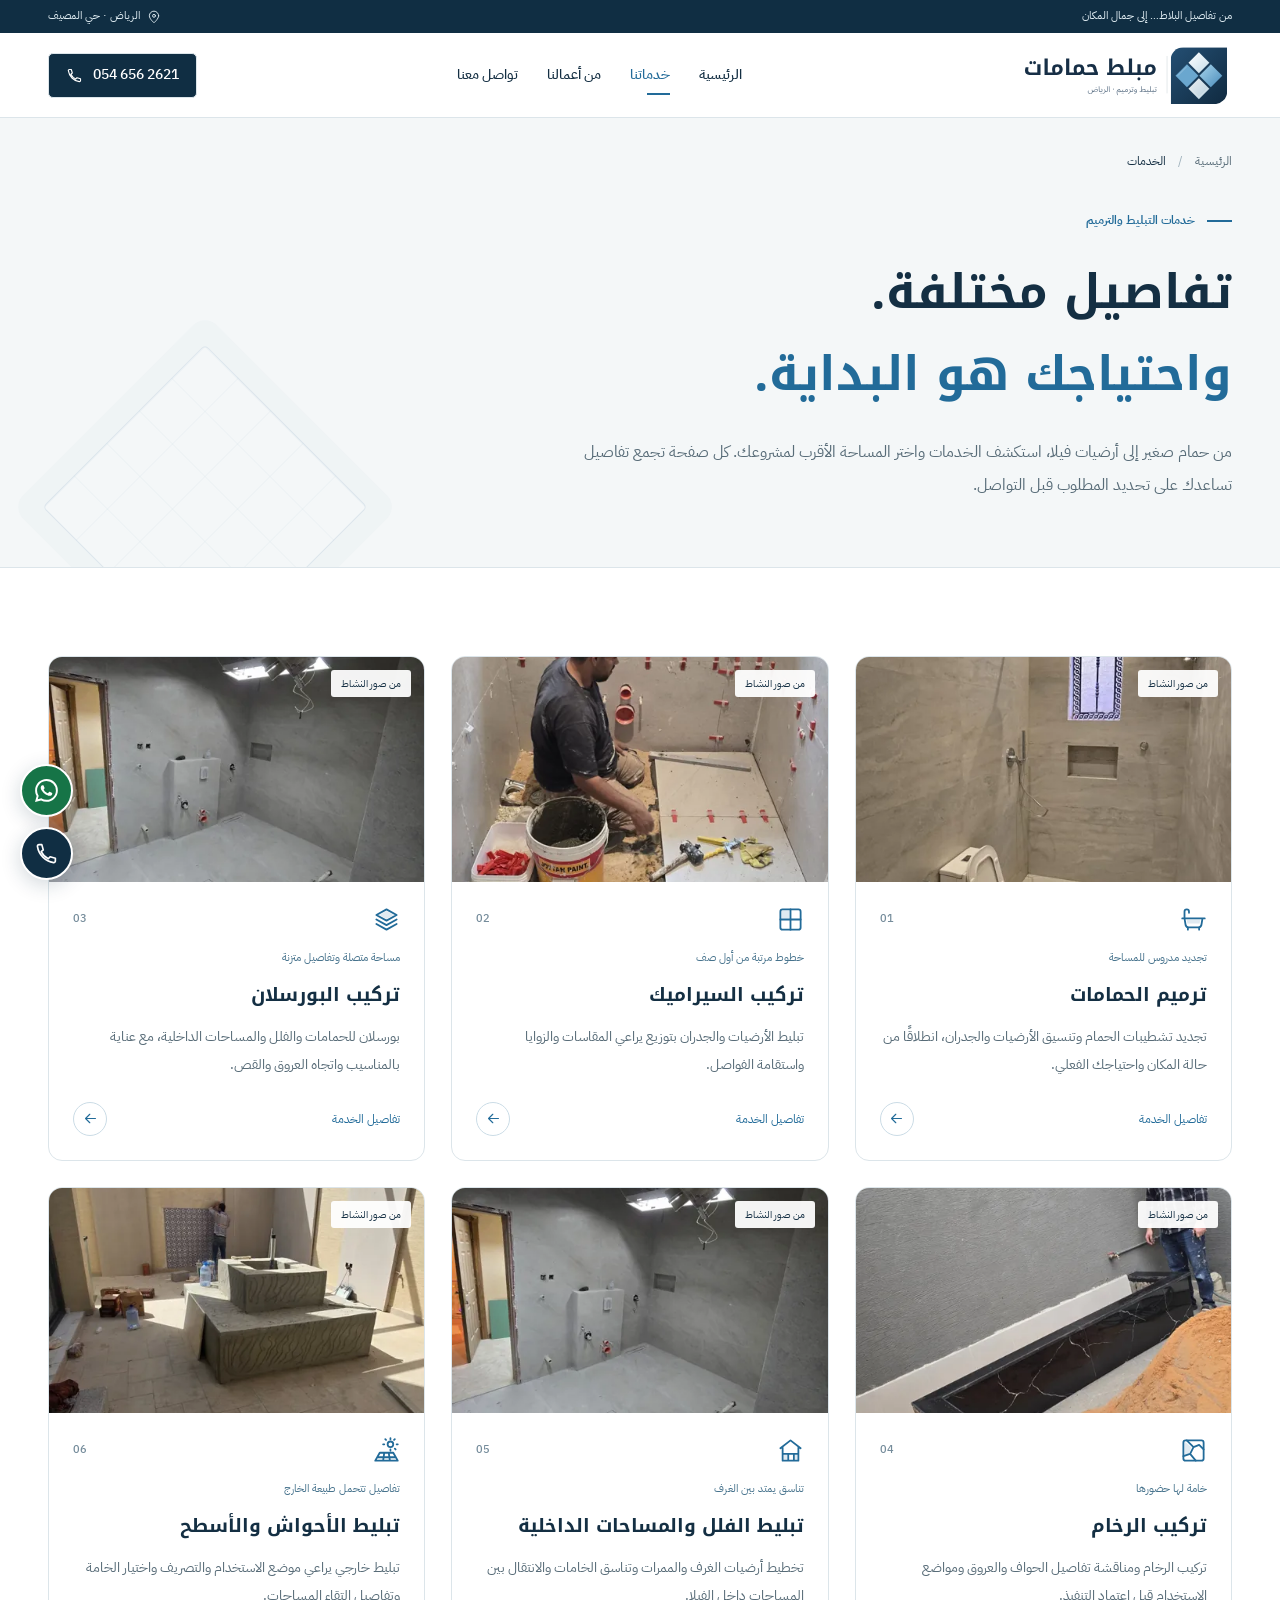
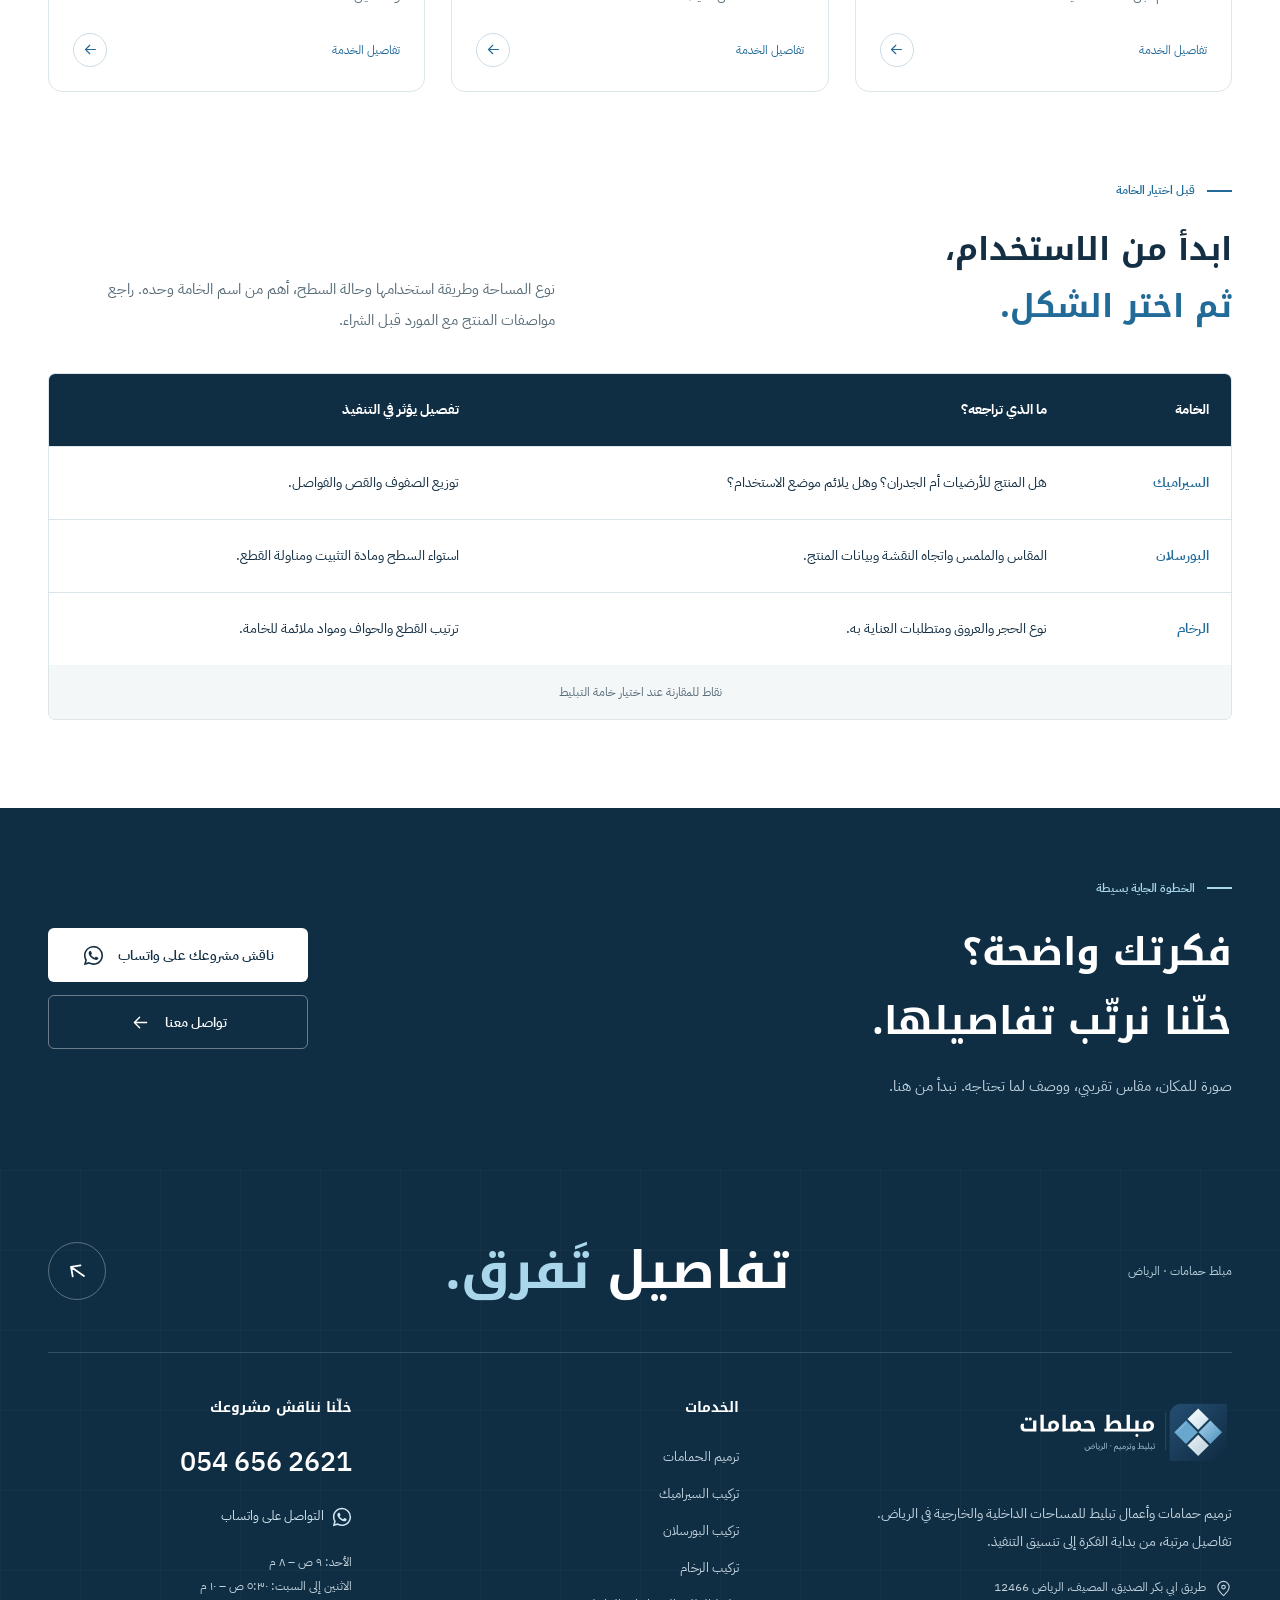
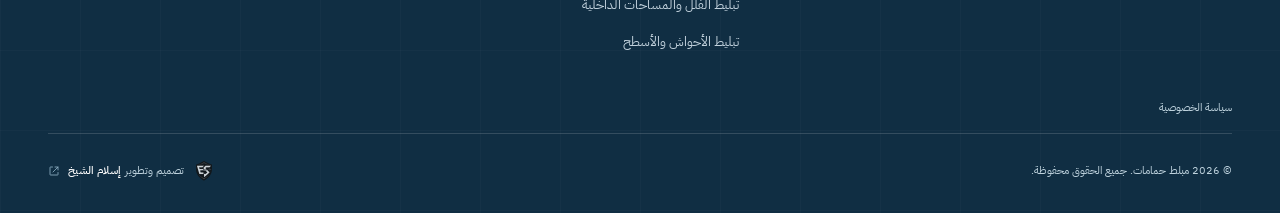
<file: services/index.html>
<!doctype html>
<html lang="ar-SA" dir="rtl"><head><meta charset="utf-8"><meta name="viewport" content="width=device-width,initial-scale=1,viewport-fit=cover"><meta name="theme-color" content="#142a3e"><title>خدمات التبليط وترميم الحمامات بالرياض | مبلط حمامات</title><meta name="description" content="تعرف على خدمات مبلط حمامات بالرياض: ترميم الحمامات والسيراميك والبورسلان والرخام وتبليط الفلل والأحواش والأسطح، مع تفاصيل اختيار الخامات ونطاق العمل."><meta name="robots" content="index,follow,max-image-preview:large"><link rel="canonical" href="https://moblet-hamamat.vercel.app/services/"><link rel="icon" href="../favicon.svg?v=1df8e3115b" type="image/svg+xml"><link rel="apple-touch-icon" href="../assets/apple-touch-icon.png?v=1df8e3115b"><link rel="manifest" href="../site.webmanifest?v=1df8e3115b"><link rel="preload" href="../assets/fonts/kufi-arabic-700.woff2" as="font" type="font/woff2" crossorigin><link rel="preload" href="../assets/fonts/plex-arabic-400.woff2" as="font" type="font/woff2" crossorigin><link rel="stylesheet" href="../assets/site.css?v=1df8e3115b"><link rel="stylesheet" href="../assets/studio.css?v=1df8e3115b"><script src="../assets/site.js?v=1df8e3115b" defer></script><meta name="creator" content="المهندس إسلام الشيخ"><meta property="og:type" content="website"><meta property="og:locale" content="ar_SA"><meta property="og:site_name" content="مبلط حمامات"><meta property="og:title" content="خدمات التبليط وترميم الحمامات بالرياض | مبلط حمامات"><meta property="og:description" content="تعرف على خدمات مبلط حمامات بالرياض: ترميم الحمامات والسيراميك والبورسلان والرخام وتبليط الفلل والأحواش والأسطح، مع تفاصيل اختيار الخامات ونطاق العمل."><meta property="og:url" content="https://moblet-hamamat.vercel.app/services/"><meta property="og:image" content="https://moblet-hamamat.vercel.app/assets/social-cover-identity.jpg?v=1df8e3115b"><meta property="og:image:width" content="1200"><meta property="og:image:height" content="630"><meta property="og:image:alt" content="شعار مبلط حمامات الهندسي بالأزرق والكحلي مع كتابة عربية وصور من أعمال النشاط"><meta name="twitter:card" content="summary_large_image"><meta name="twitter:title" content="خدمات التبليط وترميم الحمامات بالرياض | مبلط حمامات"><meta name="twitter:description" content="تعرف على خدمات مبلط حمامات بالرياض: ترميم الحمامات والسيراميك والبورسلان والرخام وتبليط الفلل والأحواش والأسطح، مع تفاصيل اختيار الخامات ونطاق العمل."><meta name="twitter:image" content="https://moblet-hamamat.vercel.app/assets/social-cover-identity.jpg?v=1df8e3115b"><script type="application/ld+json">{"@context":"https://schema.org","@graph":[{"@type":"HomeAndConstructionBusiness","@id":"https://moblet-hamamat.vercel.app/#business","name":"مبلط حمامات","url":"https://moblet-hamamat.vercel.app/","telephone":"+966546562621","description":"ترميم حمامات وتركيب سيراميك وبورسلان ورخام وتبليط مساحات داخلية وخارجية في الرياض.","image":["https://moblet-hamamat.vercel.app/assets/photos/owner-04.webp","https://moblet-hamamat.vercel.app/assets/photos/owner-06.webp","https://moblet-hamamat.vercel.app/assets/photos/owner-07.webp"],"logo":"https://moblet-hamamat.vercel.app/assets/brand-symbol.svg?v=1df8e3115b","address":{"@type":"PostalAddress","streetAddress":"طريق ابي بكر الصديق، المصيف","addressLocality":"الرياض","addressRegion":"منطقة الرياض","postalCode":"12466","addressCountry":"SA"},"geo":{"@type":"GeoCoordinates","latitude":24.7644144,"longitude":46.6927084},"hasMap":"https://maps.app.goo.gl/ACpRdXij8ujAnbGP6?g_st=ac","sameAs":["https://maps.app.goo.gl/ACpRdXij8ujAnbGP6?g_st=ac"],"areaServed":{"@type":"City","name":"الرياض"},"openingHoursSpecification":[{"@type":"OpeningHoursSpecification","dayOfWeek":["Monday","Tuesday","Wednesday","Thursday","Friday","Saturday"],"opens":"05:30","closes":"22:00"},{"@type":"OpeningHoursSpecification","dayOfWeek":"Sunday","opens":"09:00","closes":"20:00"}],"hasOfferCatalog":{"@type":"OfferCatalog","name":"خدمات مبلط حمامات في الرياض","itemListElement":[{"@type":"Offer","itemOffered":{"@type":"Service","@id":"https://moblet-hamamat.vercel.app/services/bathroom-renovation-riyadh/#service","name":"ترميم حمامات بالرياض","url":"https://moblet-hamamat.vercel.app/services/bathroom-renovation-riyadh/"}},{"@type":"Offer","itemOffered":{"@type":"Service","@id":"https://moblet-hamamat.vercel.app/services/ceramic-installation-riyadh/#service","name":"تركيب سيراميك بالرياض","url":"https://moblet-hamamat.vercel.app/services/ceramic-installation-riyadh/"}},{"@type":"Offer","itemOffered":{"@type":"Service","@id":"https://moblet-hamamat.vercel.app/services/porcelain-installation-riyadh/#service","name":"تركيب بورسلان بالرياض","url":"https://moblet-hamamat.vercel.app/services/porcelain-installation-riyadh/"}},{"@type":"Offer","itemOffered":{"@type":"Service","@id":"https://moblet-hamamat.vercel.app/services/marble-installation-riyadh/#service","name":"تركيب رخام بالرياض","url":"https://moblet-hamamat.vercel.app/services/marble-installation-riyadh/"}},{"@type":"Offer","itemOffered":{"@type":"Service","@id":"https://moblet-hamamat.vercel.app/services/villa-floor-tiling-riyadh/#service","name":"تبليط فلل وأرضيات بالرياض","url":"https://moblet-hamamat.vercel.app/services/villa-floor-tiling-riyadh/"}},{"@type":"Offer","itemOffered":{"@type":"Service","@id":"https://moblet-hamamat.vercel.app/services/outdoor-courtyard-tiling-riyadh/#service","name":"تبليط أحواش وأسطح بالرياض","url":"https://moblet-hamamat.vercel.app/services/outdoor-courtyard-tiling-riyadh/"}}]}},{"@type":"WebSite","@id":"https://moblet-hamamat.vercel.app/#website","url":"https://moblet-hamamat.vercel.app/","name":"مبلط حمامات","inLanguage":"ar-SA","publisher":{"@id":"https://moblet-hamamat.vercel.app/#business"},"creator":{"@id":"https://www.eslam-elshikh.com/#person"}},{"@type":"Person","@id":"https://www.eslam-elshikh.com/#person","name":"إسلام الشيخ","url":"https://www.eslam-elshikh.com/"},{"@type":"CollectionPage","@id":"https://moblet-hamamat.vercel.app/services/#webpage","url":"https://moblet-hamamat.vercel.app/services/","name":"خدمات التبليط وترميم الحمامات بالرياض | مبلط حمامات","description":"تعرف على خدمات مبلط حمامات بالرياض: ترميم الحمامات والسيراميك والبورسلان والرخام وتبليط الفلل والأحواش والأسطح، مع تفاصيل اختيار الخامات ونطاق العمل.","inLanguage":"ar-SA","isPartOf":{"@id":"https://moblet-hamamat.vercel.app/#website"},"about":{"@id":"https://moblet-hamamat.vercel.app/#business"},"primaryImageOfPage":{"@type":"ImageObject","url":"https://moblet-hamamat.vercel.app/assets/photos/owner-06.webp"},"breadcrumb":{"@id":"https://moblet-hamamat.vercel.app/services/#breadcrumbs"},"mainEntity":{"@type":"ItemList","itemListElement":[{"@type":"ListItem","position":1,"item":{"@type":"Service","@id":"https://moblet-hamamat.vercel.app/services/bathroom-renovation-riyadh/#service","name":"ترميم حمامات بالرياض","url":"https://moblet-hamamat.vercel.app/services/bathroom-renovation-riyadh/"}},{"@type":"ListItem","position":2,"item":{"@type":"Service","@id":"https://moblet-hamamat.vercel.app/services/ceramic-installation-riyadh/#service","name":"تركيب سيراميك بالرياض","url":"https://moblet-hamamat.vercel.app/services/ceramic-installation-riyadh/"}},{"@type":"ListItem","position":3,"item":{"@type":"Service","@id":"https://moblet-hamamat.vercel.app/services/porcelain-installation-riyadh/#service","name":"تركيب بورسلان بالرياض","url":"https://moblet-hamamat.vercel.app/services/porcelain-installation-riyadh/"}},{"@type":"ListItem","position":4,"item":{"@type":"Service","@id":"https://moblet-hamamat.vercel.app/services/marble-installation-riyadh/#service","name":"تركيب رخام بالرياض","url":"https://moblet-hamamat.vercel.app/services/marble-installation-riyadh/"}},{"@type":"ListItem","position":5,"item":{"@type":"Service","@id":"https://moblet-hamamat.vercel.app/services/villa-floor-tiling-riyadh/#service","name":"تبليط فلل وأرضيات بالرياض","url":"https://moblet-hamamat.vercel.app/services/villa-floor-tiling-riyadh/"}},{"@type":"ListItem","position":6,"item":{"@type":"Service","@id":"https://moblet-hamamat.vercel.app/services/outdoor-courtyard-tiling-riyadh/#service","name":"تبليط أحواش وأسطح بالرياض","url":"https://moblet-hamamat.vercel.app/services/outdoor-courtyard-tiling-riyadh/"}}]}},{"@type":"BreadcrumbList","@id":"https://moblet-hamamat.vercel.app/services/#breadcrumbs","itemListElement":[{"@type":"ListItem","position":1,"name":"الرئيسية","item":"https://moblet-hamamat.vercel.app/"},{"@type":"ListItem","position":2,"name":"الخدمات","item":"https://moblet-hamamat.vercel.app/services/"}]}]}</script></head><body data-page="services"><svg class="sprite" xmlns="http://www.w3.org/2000/svg" aria-hidden="true"><symbol id="i-arrow" viewBox="0 0 24 24"><path d="M19 12H5m0 0 6-6m-6 6 6 6"/></symbol><symbol id="i-external" viewBox="0 0 24 24"><path d="M14 4h6v6m0-6L10 14M9 4H5a1 1 0 0 0-1 1v14a1 1 0 0 0 1 1h14a1 1 0 0 0 1-1v-4"/></symbol><symbol id="i-phone" viewBox="0 0 24 24"><path d="M20.5 16.5v2.7a1.5 1.5 0 0 1-1.7 1.5A18.4 18.4 0 0 1 3.3 5.2 1.5 1.5 0 0 1 4.8 3.5h2.7l1.4 5-2 1.8a15 15 0 0 0 6.8 6.8l1.8-2 5 1.4Z"/></symbol><symbol id="i-whatsapp" viewBox="0 0 24 24"><path transform="translate(1 1) scale(1.375)" fill="currentColor" stroke="none" d="M13.601 2.326A7.85 7.85 0 0 0 7.994 0C3.627 0 .068 3.558.064 7.926c0 1.399.366 2.76 1.057 3.965L0 16l4.204-1.102a7.9 7.9 0 0 0 3.79.965h.004c4.368 0 7.926-3.558 7.93-7.93A7.9 7.9 0 0 0 13.6 2.326zM7.994 14.521a6.6 6.6 0 0 1-3.356-.92l-.24-.144-2.494.654.666-2.433-.156-.251a6.56 6.56 0 0 1-1.007-3.505c0-3.626 2.957-6.584 6.591-6.584a6.56 6.56 0 0 1 4.66 1.931 6.56 6.56 0 0 1 1.928 4.66c-.004 3.639-2.961 6.592-6.592 6.592m3.615-4.934c-.197-.099-1.17-.578-1.353-.646-.182-.065-.315-.099-.445.099-.133.197-.513.646-.627.775-.114.133-.232.148-.43.05-.197-.1-.836-.308-1.592-.985-.59-.525-.985-1.175-1.103-1.372-.114-.198-.011-.304.088-.403.087-.088.197-.232.296-.346.1-.114.133-.198.198-.33.065-.134.034-.248-.015-.347-.05-.099-.445-1.076-.612-1.47-.16-.389-.323-.335-.445-.34-.114-.007-.247-.007-.38-.007a.73.73 0 0 0-.529.247c-.182.198-.691.677-.691 1.654s.71 1.916.81 2.049c.098.133 1.394 2.132 3.383 2.992.47.205.84.326 1.129.418.475.152.904.129 1.246.08.38-.058 1.171-.48 1.338-.943.164-.464.164-.86.114-.943-.049-.084-.182-.133-.38-.232"/></symbol><symbol id="i-grid" viewBox="0 0 24 24"><rect x="3" y="3" width="18" height="18" rx="2"/><path d="M3 12h18M12 3v18"/><path class="icon-accent" d="M4 4h7v7H4z" stroke="none"/></symbol><symbol id="i-bath" viewBox="0 0 24 24"><path d="M4 10V5a2 2 0 0 1 4 0v1m-6 5h20M4 11l1 6a3 3 0 0 0 3 2h8a3 3 0 0 0 3-2l1-6M7 19v2m10-2v2"/><path class="icon-accent" d="M6 12h12l-.5 3.5h-11z" stroke="none"/></symbol><symbol id="i-layers" viewBox="0 0 24 24"><path d="m12 3 9 5-9 5-9-5 9-5Zm-9 9 9 5 9-5M3 16l9 5 9-5"/><path class="icon-accent" d="m12 4.5 6.3 3.5-6.3 3.5L5.7 8z" stroke="none"/></symbol><symbol id="i-stone" viewBox="0 0 24 24"><rect x="3" y="3" width="18" height="18" rx="2"/><path d="m6 3 6 6-3 6 5 6m-2-12 5-2 4 4M9 15l-6 2"/><path class="icon-accent" d="m4 4 6 5-2 6-4 1z" stroke="none"/></symbol><symbol id="i-home" viewBox="0 0 24 24"><path d="m3 10 9-7 9 7M5 9v12h14V9M5 15h14m-9 0v6m5-6v6"/><path class="icon-accent" d="M6 16h3v4H6zm10 0h2v4h-2z" stroke="none"/></symbol><symbol id="i-sun" viewBox="0 0 24 24"><circle cx="15.5" cy="6.5" r="2.5"/><path d="M15.5 1v1m0 9v1M10 6.5H9m13 0h-1m-9.4-3.9-.7-.7m8.5 8.5.7.7m-1.4-8.5.7-.7M2 21l4-7h12l4 7H2Zm2-3h16M10 14l-1 7m5-7 1 7"/></symbol><symbol id="i-pin" viewBox="0 0 24 24"><path d="M20 10c0 5-8 12-8 12S4 15 4 10a8 8 0 1 1 16 0Z"/><circle cx="12" cy="10" r="2.5"/></symbol><symbol id="i-check" viewBox="0 0 24 24"><path d="m5 12 4 4L19 6"/></symbol><symbol id="i-clock" viewBox="0 0 24 24"><circle cx="12" cy="12" r="9"/><path d="M12 7v5l3 2"/></symbol><symbol id="i-zoom" viewBox="0 0 24 24"><circle cx="10" cy="10" r="6"/><path d="m15 15 6 6M10 7v6m-3-3h6"/></symbol><symbol id="i-close" viewBox="0 0 24 24"><path d="m6 6 12 12M6 18 18 6"/></symbol><symbol id="i-menu" viewBox="0 0 24 24"><path d="M4 7h16M4 12h16M4 17h16"/></symbol><symbol id="i-spark" viewBox="0 0 24 24"><path d="m12 2 2.7 7.3L22 12l-7.3 2.7L12 22l-2.7-7.3L2 12l7.3-2.7L12 2Z"/></symbol></svg><a class="skip" href="#main">انتقل إلى المحتوى</a>
    <div class="topbar"><div class="container topbar-inner"><span>من تفاصيل البلاط… إلى جمال المكان</span><a href="https://maps.app.goo.gl/ACpRdXij8ujAnbGP6?g_st=ac" target="_blank" rel="noopener noreferrer"><svg class="icon" viewBox="0 0 24 24" aria-hidden="true"><use href="#i-pin"/></svg>الرياض · حي المصيف</a></div></div>
    <header class="header"><div class="container header-inner"><a href="../" class="brand" aria-label="مبلط حمامات، الرئيسية"><img class="brand-lockup" src="../assets/brand-lockup.svg?v=1df8e3115b" alt="مبلط حمامات — تبليط وترميم في الرياض" width="340" height="106"></a><nav class="desktop-nav" aria-label="التنقل الرئيسي"><a href="../">الرئيسية</a><a href="../services/" aria-current="page">خدماتنا</a><a href="../projects/">من أعمالنا</a><a href="../contact/">تواصل معنا</a></nav><a class="header-phone" href="tel:+966546562621"><svg class="icon" viewBox="0 0 24 24" aria-hidden="true"><use href="#i-phone"/></svg><bdi>054 656 2621</bdi></a><details class="mobile-nav"><summary aria-label="فتح قائمة التنقل"><svg class="icon" viewBox="0 0 24 24" aria-hidden="true"><use href="#i-menu"/></svg></summary><nav aria-label="تنقل الجوال"><a href="../">الرئيسية</a><a href="../services/" aria-current="page">خدماتنا</a><a href="../projects/">من أعمالنا</a><a href="../contact/">تواصل معنا</a><a href="tel:+966546562621">اتصل بنا <bdi>054 656 2621</bdi></a></nav></details></div></header><main id="main"><section class="page-hero"><div class="container"><nav class="breadcrumbs" aria-label="مسار التنقل"><a href="../">الرئيسية</a><span aria-hidden="true">/</span><span aria-current="page">الخدمات</span></nav><span class="eyebrow">خدمات التبليط والترميم</span><h1>تفاصيل مختلفة.<br><em>واحتياجك هو البداية.</em></h1><p>من حمام صغير إلى أرضيات فيلا، استكشف الخدمات واختر المساحة الأقرب لمشروعك. كل صفحة تجمع تفاصيل تساعدك على تحديد المطلوب قبل التواصل.</p></div></section><section class="section services-page"><div class="container"><div class="service-grid"><a class="service-card" href="../services/bathroom-renovation-riyadh/"><div class="service-cover"><img class="" src="../assets/photos/owner-04-960.webp" srcset="../assets/photos/owner-04-480.webp 480w, ../assets/photos/owner-04-960.webp 960w, ../assets/photos/owner-04-1440.webp 1440w" sizes="(max-width: 680px) 90vw, (max-width: 1000px) 45vw, 30vw" width="1600" height="2133" alt="صورة من ملف مبلط حمامات لحمام مكسو ببلاط حجري اللون مع مصرف أرضي" loading="lazy" decoding="async"><span class="service-photo-tag">من صور النشاط</span></div><div class="service-content"><div class="service-top"><svg class="icon" viewBox="0 0 24 24" aria-hidden="true"><use href="#i-bath"/></svg><span>01</span></div><span class="service-card-context">تجديد مدروس للمساحة</span><h3>ترميم الحمامات</h3><p>تجديد تشطيبات الحمام وتنسيق الأرضيات والجدران، انطلاقًا من حالة المكان واحتياجك الفعلي.</p><span class="card-link">تفاصيل الخدمة <span class="card-arrow"><svg class="icon" viewBox="0 0 24 24" aria-hidden="true"><use href="#i-arrow"/></svg></span></span></div></a><a class="service-card" href="../services/ceramic-installation-riyadh/"><div class="service-cover"><img class="" src="../assets/photos/owner-03-960.webp" srcset="../assets/photos/owner-03-480.webp 480w, ../assets/photos/owner-03-960.webp 960w, ../assets/photos/owner-03-1440.webp 1440w" sizes="(max-width: 680px) 90vw, (max-width: 1000px) 45vw, 30vw" width="1600" height="2842" alt="فني يركب بلاط حمام ويضبط القطع باستخدام فواصل ومشابك" loading="lazy" decoding="async"><span class="service-photo-tag">من صور النشاط</span></div><div class="service-content"><div class="service-top"><svg class="icon" viewBox="0 0 24 24" aria-hidden="true"><use href="#i-grid"/></svg><span>02</span></div><span class="service-card-context">خطوط مرتبة من أول صف</span><h3>تركيب السيراميك</h3><p>تبليط الأرضيات والجدران بتوزيع يراعي المقاسات والزوايا واستقامة الفواصل.</p><span class="card-link">تفاصيل الخدمة <span class="card-arrow"><svg class="icon" viewBox="0 0 24 24" aria-hidden="true"><use href="#i-arrow"/></svg></span></span></div></a><a class="service-card" href="../services/porcelain-installation-riyadh/"><div class="service-cover"><img class="" src="../assets/photos/owner-10-960.webp" srcset="../assets/photos/owner-10-480.webp 480w, ../assets/photos/owner-10-960.webp 960w, ../assets/photos/owner-10-1440.webp 1440w" sizes="(max-width: 680px) 90vw, (max-width: 1000px) 45vw, 30vw" width="1600" height="2133" alt="أرضية وجدران ببلاط كبير أثناء مرحلة التنفيذ من ملف النشاط التجاري" loading="lazy" decoding="async"><span class="service-photo-tag">من صور النشاط</span></div><div class="service-content"><div class="service-top"><svg class="icon" viewBox="0 0 24 24" aria-hidden="true"><use href="#i-layers"/></svg><span>03</span></div><span class="service-card-context">مساحة متصلة وتفاصيل متزنة</span><h3>تركيب البورسلان</h3><p>بورسلان للحمامات والفلل والمساحات الداخلية، مع عناية بالمناسيب واتجاه العروق والقص.</p><span class="card-link">تفاصيل الخدمة <span class="card-arrow"><svg class="icon" viewBox="0 0 24 24" aria-hidden="true"><use href="#i-arrow"/></svg></span></span></div></a><a class="service-card" href="../services/marble-installation-riyadh/"><div class="service-cover"><img class="" src="../assets/photos/owner-01-960.webp" srcset="../assets/photos/owner-01-480.webp 480w, ../assets/photos/owner-01-960.webp 960w, ../assets/photos/owner-01-1440.webp 1440w" sizes="(max-width: 680px) 90vw, (max-width: 1000px) 45vw, 30vw" width="1600" height="2688" alt="حواف حجرية داكنة حول مساحة خارجية أثناء العمل من ملف مبلط حمامات" loading="lazy" decoding="async"><span class="service-photo-tag">من صور النشاط</span></div><div class="service-content"><div class="service-top"><svg class="icon" viewBox="0 0 24 24" aria-hidden="true"><use href="#i-stone"/></svg><span>04</span></div><span class="service-card-context">خامة لها حضورها</span><h3>تركيب الرخام</h3><p>تركيب الرخام ومناقشة تفاصيل الحواف والعروق ومواضع الاستخدام قبل اعتماد التنفيذ.</p><span class="card-link">تفاصيل الخدمة <span class="card-arrow"><svg class="icon" viewBox="0 0 24 24" aria-hidden="true"><use href="#i-arrow"/></svg></span></span></div></a><a class="service-card" href="../services/villa-floor-tiling-riyadh/"><div class="service-cover"><img class="" src="../assets/photos/owner-10-960.webp" srcset="../assets/photos/owner-10-480.webp 480w, ../assets/photos/owner-10-960.webp 960w, ../assets/photos/owner-10-1440.webp 1440w" sizes="(max-width: 680px) 90vw, (max-width: 1000px) 45vw, 30vw" width="1600" height="2133" alt="أرضية وجدران ببلاط كبير أثناء مرحلة التنفيذ من ملف النشاط التجاري" loading="lazy" decoding="async"><span class="service-photo-tag">من صور النشاط</span></div><div class="service-content"><div class="service-top"><svg class="icon" viewBox="0 0 24 24" aria-hidden="true"><use href="#i-home"/></svg><span>05</span></div><span class="service-card-context">تناسق يمتد بين الغرف</span><h3>تبليط الفلل والمساحات الداخلية</h3><p>تخطيط أرضيات الغرف والممرات وتناسق الخامات والانتقال بين المساحات داخل الفيلا.</p><span class="card-link">تفاصيل الخدمة <span class="card-arrow"><svg class="icon" viewBox="0 0 24 24" aria-hidden="true"><use href="#i-arrow"/></svg></span></span></div></a><a class="service-card" href="../services/outdoor-courtyard-tiling-riyadh/"><div class="service-cover"><img class="" src="../assets/photos/owner-07-960.webp" srcset="../assets/photos/owner-07-480.webp 480w, ../assets/photos/owner-07-1440.webp 900w" sizes="(max-width: 680px) 90vw, (max-width: 1000px) 45vw, 30vw" width="900" height="1600" alt="أرضية مساحة خارجية وأعمال تبليط حول حوض من صور المالك" loading="lazy" decoding="async"><span class="service-photo-tag">من صور النشاط</span></div><div class="service-content"><div class="service-top"><svg class="icon" viewBox="0 0 24 24" aria-hidden="true"><use href="#i-sun"/></svg><span>06</span></div><span class="service-card-context">تفاصيل تتحمل طبيعة الخارج</span><h3>تبليط الأحواش والأسطح</h3><p>تبليط خارجي يراعي موضع الاستخدام والتصريف واختيار الخامة وتفاصيل التقاء المساحات.</p><span class="card-link">تفاصيل الخدمة <span class="card-arrow"><svg class="icon" viewBox="0 0 24 24" aria-hidden="true"><use href="#i-arrow"/></svg></span></span></div></a></div></div></section><section class="section material-guide"><div class="container"><div class="section-heading"><div><span class="eyebrow">قبل اختيار الخامة</span><h2>ابدأ من الاستخدام،<br><em>ثم اختر الشكل.</em></h2></div><p>نوع المساحة وطريقة استخدامها وحالة السطح، أهم من اسم الخامة وحده. راجع مواصفات المنتج مع المورد قبل الشراء.</p></div><div class="table-wrap"><table><caption>نقاط للمقارنة عند اختيار خامة التبليط</caption><thead><tr><th scope="col">الخامة</th><th scope="col">ما الذي تراجعه؟</th><th scope="col">تفصيل يؤثر في التنفيذ</th></tr></thead><tbody><tr><th scope="row">السيراميك</th><td>هل المنتج للأرضيات أم الجدران؟ وهل يلائم موضع الاستخدام؟</td><td>توزيع الصفوف والقص والفواصل.</td></tr><tr><th scope="row">البورسلان</th><td>المقاس والملمس واتجاه النقشة وبيانات المنتج.</td><td>استواء السطح ومادة التثبيت ومناولة القطع.</td></tr><tr><th scope="row">الرخام</th><td>نوع الحجر والعروق ومتطلبات العناية به.</td><td>ترتيب القطع والحواف ومواد ملائمة للخامة.</td></tr></tbody></table></div></div></section><section class="cta-section"><div class="container cta-inner"><div><span class="eyebrow">الخطوة الجاية بسيطة</span><h2>فكرتك واضحة؟<br>خلّنا نرتّب تفاصيلها.</h2><p>صورة للمكان، مقاس تقريبي، ووصف لما تحتاجه. نبدأ من هنا.</p></div><div class="cta-actions"><a class="btn btn-cream" href="https://wa.me/966546562621" target="_blank" rel="noopener noreferrer">ناقش مشروعك على واتساب<svg class="icon" viewBox="0 0 24 24" aria-hidden="true"><use href="#i-whatsapp"/></svg></a><a class="btn btn-outline-light" href="../contact/">تواصل معنا<svg class="icon" viewBox="0 0 24 24" aria-hidden="true"><use href="#i-arrow"/></svg></a></div></div></section></main><footer class="footer"><div class="container"><div class="footer-slogan"><span>مبلط حمامات · الرياض</span><p>تفاصيل <em>تَفرق.</em></p><a href="../contact/" class="footer-start" aria-label="ابدأ مشروعك، تواصل معنا"><svg class="icon" viewBox="0 0 24 24" aria-hidden="true"><use href="#i-arrow"/></svg></a></div><div class="footer-grid"><div class="footer-about"><a class="brand" href="../"><img class="brand-lockup" src="../assets/brand-lockup-inverse.svg?v=1df8e3115b" alt="مبلط حمامات — تبليط وترميم في الرياض" width="340" height="106"></a><p>ترميم حمامات وأعمال تبليط للمساحات الداخلية والخارجية في الرياض. تفاصيل مرتبة، من بداية الفكرة إلى تنسيق التنفيذ.</p><a class="footer-map" href="https://maps.app.goo.gl/ACpRdXij8ujAnbGP6?g_st=ac" target="_blank" rel="noopener noreferrer"><svg class="icon" viewBox="0 0 24 24" aria-hidden="true"><use href="#i-pin"/></svg>طريق ابي بكر الصديق، المصيف، الرياض 12466</a></div><div><h2>الخدمات</h2><div class="footer-links"><a href="../services/bathroom-renovation-riyadh/">ترميم الحمامات</a><a href="../services/ceramic-installation-riyadh/">تركيب السيراميك</a><a href="../services/porcelain-installation-riyadh/">تركيب البورسلان</a><a href="../services/marble-installation-riyadh/">تركيب الرخام</a><a href="../services/villa-floor-tiling-riyadh/">تبليط الفلل والمساحات الداخلية</a><a href="../services/outdoor-courtyard-tiling-riyadh/">تبليط الأحواش والأسطح</a></div></div><div><h2>خلّنا نناقش مشروعك</h2><a class="footer-number" href="tel:+966546562621"><bdi>054 656 2621</bdi></a><a class="footer-wa" href="https://wa.me/966546562621" target="_blank" rel="noopener noreferrer"><svg class="icon" viewBox="0 0 24 24" aria-hidden="true"><use href="#i-whatsapp"/></svg>التواصل على واتساب</a><p class="footer-hours">الأحد: ٩ ص – ٨ م<br>الاثنين إلى السبت: ٥:٣٠ ص – ١٠ م</p></div></div><a class="footer-privacy" href="../privacy/">سياسة الخصوصية</a><div class="footer-bottom"><p>© 2026 مبلط حمامات<span class="rights-long">. جميع الحقوق محفوظة.</span></p><a class="developer" data-eslam-signature="v1" href="https://www.eslam-elshikh.com/" target="_blank" rel="noopener noreferrer" aria-label="تصميم وتطوير المهندس إسلام الشيخ، يفتح في تبويب جديد"><img src="../assets/developer.webp" width="32" height="32" alt="" loading="lazy"><span>تصميم وتطوير <strong>إسلام الشيخ</strong></span><svg class="icon" viewBox="0 0 24 24" aria-hidden="true"><use href="#i-external"/></svg></a></div></div></footer><div class="floating-contact" role="group" aria-label="التواصل السريع"><a class="float-wa" href="https://wa.me/966546562621" target="_blank" rel="noopener noreferrer" aria-label="تواصل عبر واتساب"><svg class="icon" viewBox="0 0 24 24" aria-hidden="true"><use href="#i-whatsapp"/></svg><span class="float-label" aria-hidden="true">واتساب</span></a><a class="float-phone" href="tel:+966546562621" aria-label="اتصل على 0546562621"><svg class="icon" viewBox="0 0 24 24" aria-hidden="true"><use href="#i-phone"/></svg><span class="float-label" aria-hidden="true">اتصال</span></a></div><dialog class="lightbox" aria-labelledby="lightbox-caption"><button class="lightbox-close" type="button" aria-label="إغلاق الصورة"><svg class="icon" viewBox="0 0 24 24" aria-hidden="true"><use href="#i-close"/></svg></button><figure><img width="960" height="1280" alt=""><figcaption class="lightbox-toolbar"><button type="button" class="lightbox-prev" aria-label="الصورة السابقة"><svg class="icon" viewBox="0 0 24 24" aria-hidden="true"><use href="#i-arrow"/></svg></button><div><p id="lightbox-caption"></p><span class="lightbox-position" role="status" aria-live="polite"></span></div><button type="button" class="lightbox-next" aria-label="الصورة التالية"><svg class="icon" viewBox="0 0 24 24" aria-hidden="true"><use href="#i-arrow"/></svg></button></figcaption></figure></dialog></body></html>
</file>
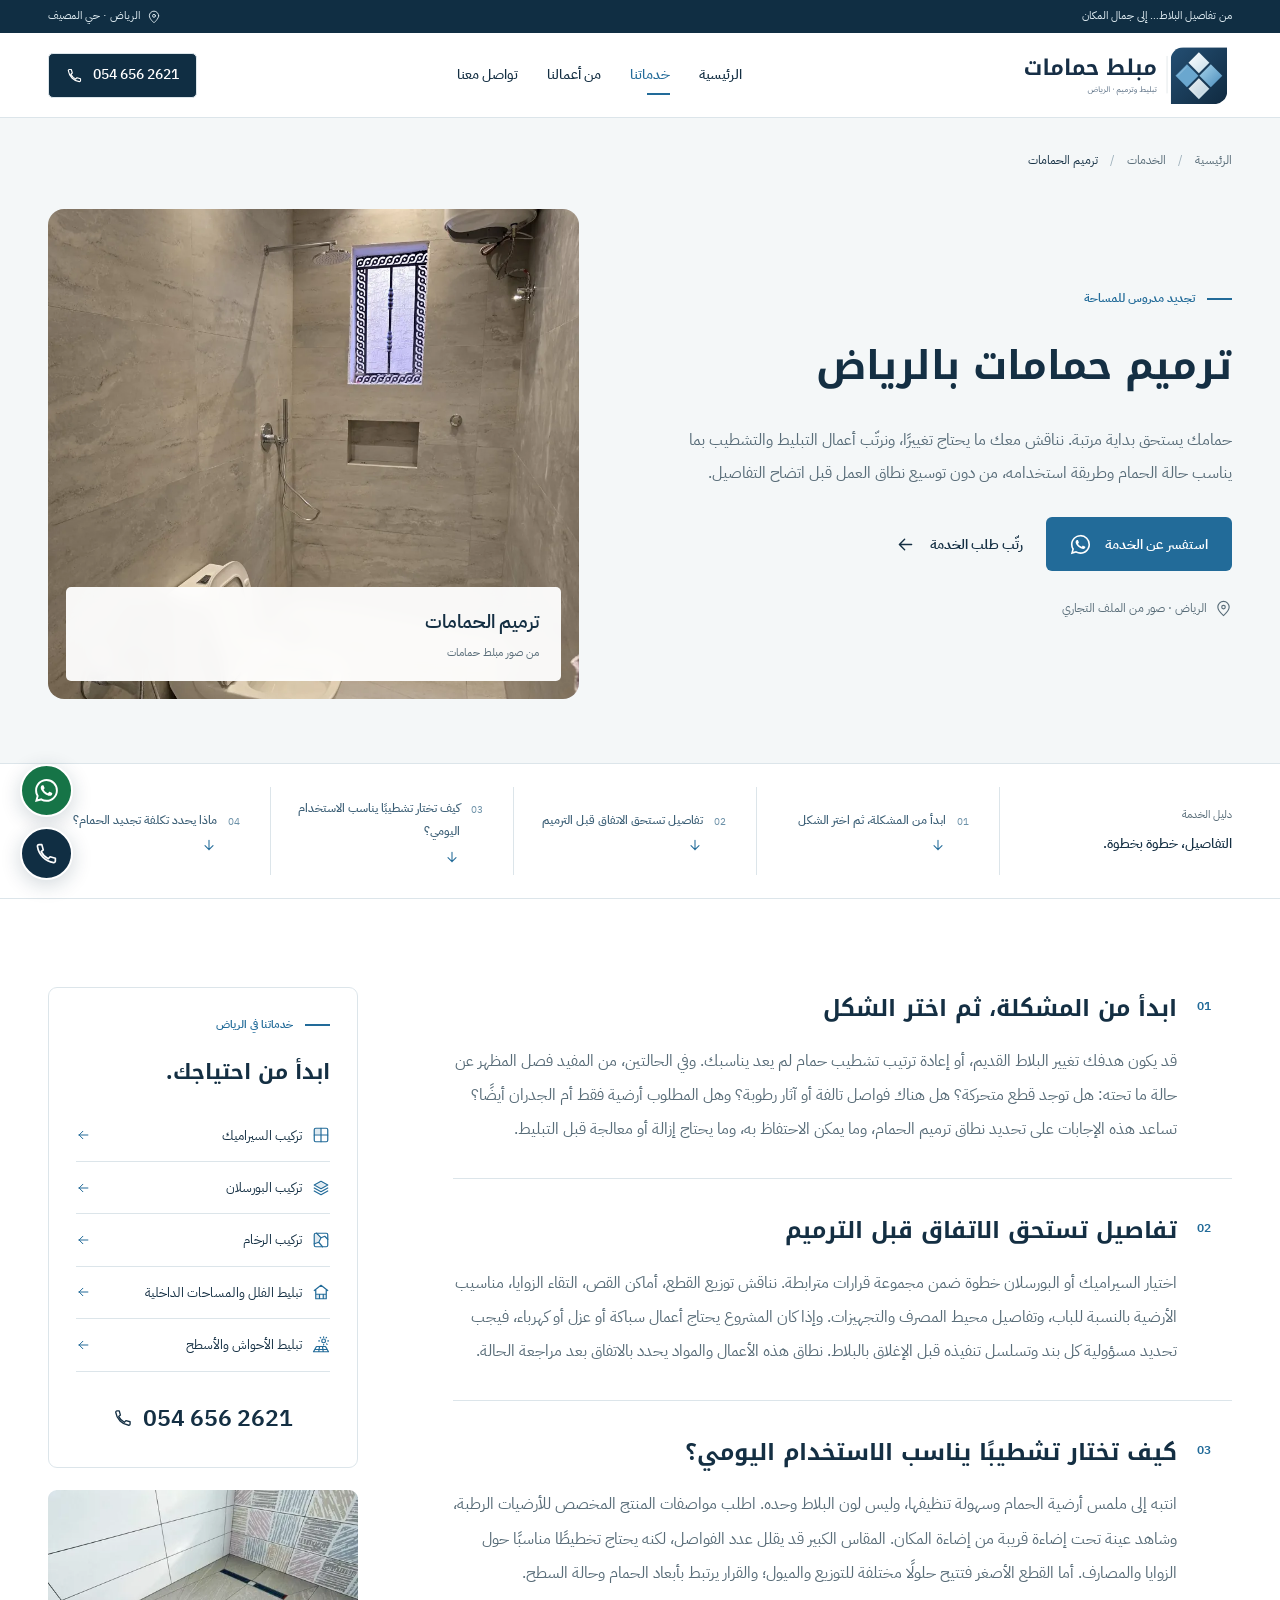
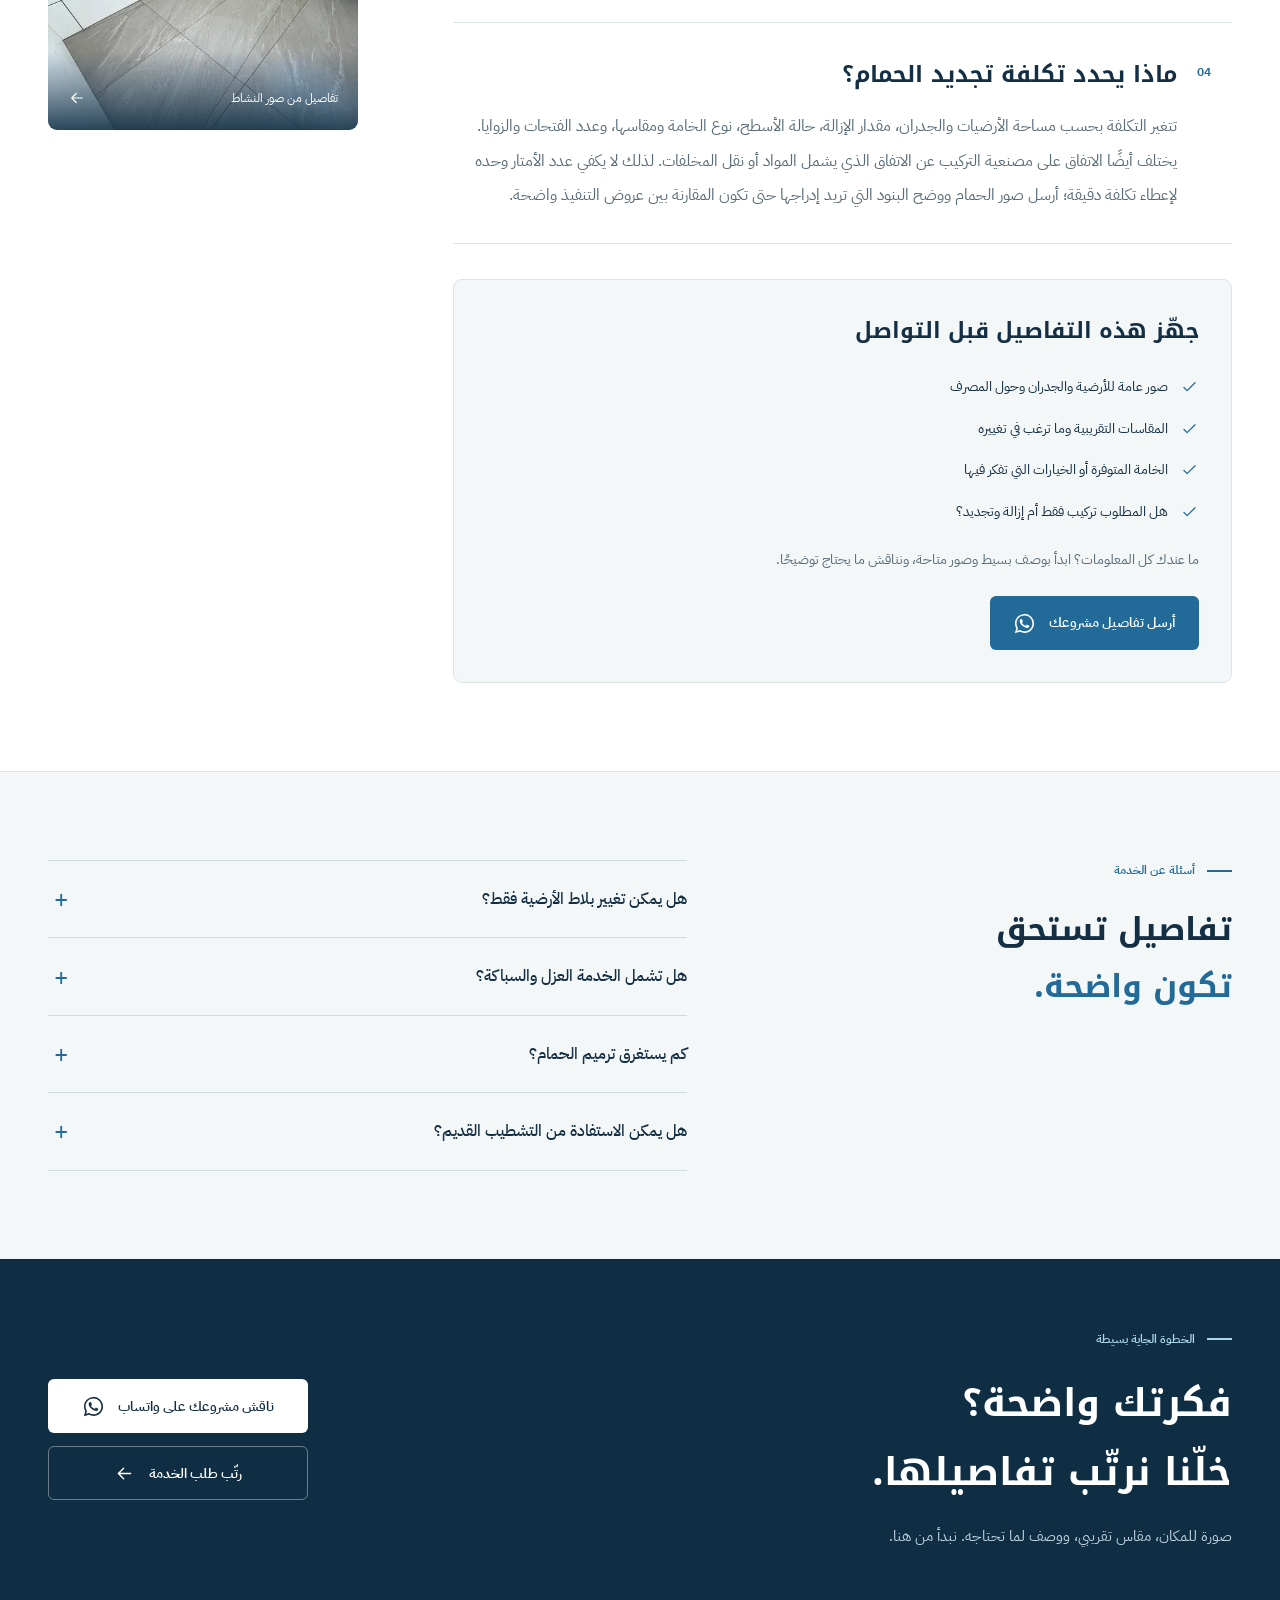
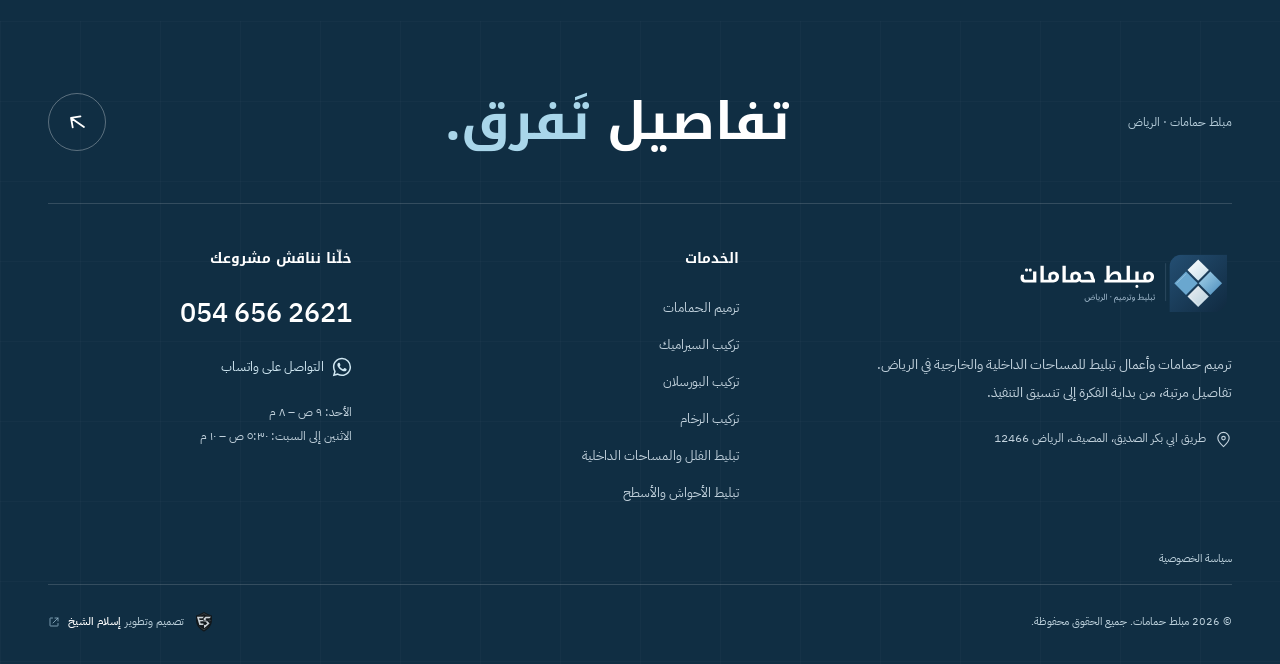
<file: services/bathroom-renovation-riyadh/index.html>
<!doctype html>
<html lang="ar-SA" dir="rtl"><head><meta charset="utf-8"><meta name="viewport" content="width=device-width,initial-scale=1,viewport-fit=cover"><meta name="theme-color" content="#142a3e"><title>ترميم حمامات بالرياض | مبلط حمامات</title><meta name="description" content="ترميم وتجديد الحمامات في الرياض: من مراجعة التشطيبات القديمة وتوزيع البلاط إلى تنسيق الأرضيات والجدران. شاهد صور النشاط وتواصل لتحديد نطاق العمل."><meta name="robots" content="index,follow,max-image-preview:large"><link rel="canonical" href="https://moblet-hamamat.vercel.app/services/bathroom-renovation-riyadh/"><link rel="icon" href="../../favicon.svg?v=1df8e3115b" type="image/svg+xml"><link rel="apple-touch-icon" href="../../assets/apple-touch-icon.png?v=1df8e3115b"><link rel="manifest" href="../../site.webmanifest?v=1df8e3115b"><link rel="preload" href="../../assets/fonts/kufi-arabic-700.woff2" as="font" type="font/woff2" crossorigin><link rel="preload" href="../../assets/fonts/plex-arabic-400.woff2" as="font" type="font/woff2" crossorigin><link rel="preload" as="image" href="../../assets/photos/owner-04-960.webp" imagesrcset="../../assets/photos/owner-04-480.webp 480w, ../../assets/photos/owner-04-960.webp 960w, ../../assets/photos/owner-04-1440.webp 1440w" imagesizes="(max-width: 680px) 100vw, 50vw"><link rel="stylesheet" href="../../assets/site.css?v=1df8e3115b"><link rel="stylesheet" href="../../assets/studio.css?v=1df8e3115b"><script src="../../assets/site.js?v=1df8e3115b" defer></script><meta name="creator" content="المهندس إسلام الشيخ"><meta property="og:type" content="website"><meta property="og:locale" content="ar_SA"><meta property="og:site_name" content="مبلط حمامات"><meta property="og:title" content="ترميم حمامات بالرياض | مبلط حمامات"><meta property="og:description" content="ترميم وتجديد الحمامات في الرياض: من مراجعة التشطيبات القديمة وتوزيع البلاط إلى تنسيق الأرضيات والجدران. شاهد صور النشاط وتواصل لتحديد نطاق العمل."><meta property="og:url" content="https://moblet-hamamat.vercel.app/services/bathroom-renovation-riyadh/"><meta property="og:image" content="https://moblet-hamamat.vercel.app/assets/social-cover-identity.jpg?v=1df8e3115b"><meta property="og:image:width" content="1200"><meta property="og:image:height" content="630"><meta property="og:image:alt" content="شعار مبلط حمامات الهندسي بالأزرق والكحلي مع كتابة عربية وصور من أعمال النشاط"><meta name="twitter:card" content="summary_large_image"><meta name="twitter:title" content="ترميم حمامات بالرياض | مبلط حمامات"><meta name="twitter:description" content="ترميم وتجديد الحمامات في الرياض: من مراجعة التشطيبات القديمة وتوزيع البلاط إلى تنسيق الأرضيات والجدران. شاهد صور النشاط وتواصل لتحديد نطاق العمل."><meta name="twitter:image" content="https://moblet-hamamat.vercel.app/assets/social-cover-identity.jpg?v=1df8e3115b"><script type="application/ld+json">{"@context":"https://schema.org","@graph":[{"@type":"HomeAndConstructionBusiness","@id":"https://moblet-hamamat.vercel.app/#business","name":"مبلط حمامات","url":"https://moblet-hamamat.vercel.app/","telephone":"+966546562621","description":"ترميم حمامات وتركيب سيراميك وبورسلان ورخام وتبليط مساحات داخلية وخارجية في الرياض.","image":["https://moblet-hamamat.vercel.app/assets/photos/owner-04.webp","https://moblet-hamamat.vercel.app/assets/photos/owner-06.webp","https://moblet-hamamat.vercel.app/assets/photos/owner-07.webp"],"logo":"https://moblet-hamamat.vercel.app/assets/brand-symbol.svg?v=1df8e3115b","address":{"@type":"PostalAddress","streetAddress":"طريق ابي بكر الصديق، المصيف","addressLocality":"الرياض","addressRegion":"منطقة الرياض","postalCode":"12466","addressCountry":"SA"},"geo":{"@type":"GeoCoordinates","latitude":24.7644144,"longitude":46.6927084},"hasMap":"https://maps.app.goo.gl/ACpRdXij8ujAnbGP6?g_st=ac","sameAs":["https://maps.app.goo.gl/ACpRdXij8ujAnbGP6?g_st=ac"],"areaServed":{"@type":"City","name":"الرياض"},"openingHoursSpecification":[{"@type":"OpeningHoursSpecification","dayOfWeek":["Monday","Tuesday","Wednesday","Thursday","Friday","Saturday"],"opens":"05:30","closes":"22:00"},{"@type":"OpeningHoursSpecification","dayOfWeek":"Sunday","opens":"09:00","closes":"20:00"}],"hasOfferCatalog":{"@type":"OfferCatalog","name":"خدمات مبلط حمامات في الرياض","itemListElement":[{"@type":"Offer","itemOffered":{"@type":"Service","@id":"https://moblet-hamamat.vercel.app/services/bathroom-renovation-riyadh/#service","name":"ترميم حمامات بالرياض","url":"https://moblet-hamamat.vercel.app/services/bathroom-renovation-riyadh/"}},{"@type":"Offer","itemOffered":{"@type":"Service","@id":"https://moblet-hamamat.vercel.app/services/ceramic-installation-riyadh/#service","name":"تركيب سيراميك بالرياض","url":"https://moblet-hamamat.vercel.app/services/ceramic-installation-riyadh/"}},{"@type":"Offer","itemOffered":{"@type":"Service","@id":"https://moblet-hamamat.vercel.app/services/porcelain-installation-riyadh/#service","name":"تركيب بورسلان بالرياض","url":"https://moblet-hamamat.vercel.app/services/porcelain-installation-riyadh/"}},{"@type":"Offer","itemOffered":{"@type":"Service","@id":"https://moblet-hamamat.vercel.app/services/marble-installation-riyadh/#service","name":"تركيب رخام بالرياض","url":"https://moblet-hamamat.vercel.app/services/marble-installation-riyadh/"}},{"@type":"Offer","itemOffered":{"@type":"Service","@id":"https://moblet-hamamat.vercel.app/services/villa-floor-tiling-riyadh/#service","name":"تبليط فلل وأرضيات بالرياض","url":"https://moblet-hamamat.vercel.app/services/villa-floor-tiling-riyadh/"}},{"@type":"Offer","itemOffered":{"@type":"Service","@id":"https://moblet-hamamat.vercel.app/services/outdoor-courtyard-tiling-riyadh/#service","name":"تبليط أحواش وأسطح بالرياض","url":"https://moblet-hamamat.vercel.app/services/outdoor-courtyard-tiling-riyadh/"}}]}},{"@type":"WebSite","@id":"https://moblet-hamamat.vercel.app/#website","url":"https://moblet-hamamat.vercel.app/","name":"مبلط حمامات","inLanguage":"ar-SA","publisher":{"@id":"https://moblet-hamamat.vercel.app/#business"},"creator":{"@id":"https://www.eslam-elshikh.com/#person"}},{"@type":"Person","@id":"https://www.eslam-elshikh.com/#person","name":"إسلام الشيخ","url":"https://www.eslam-elshikh.com/"},{"@type":"WebPage","@id":"https://moblet-hamamat.vercel.app/services/bathroom-renovation-riyadh/#webpage","url":"https://moblet-hamamat.vercel.app/services/bathroom-renovation-riyadh/","name":"ترميم حمامات بالرياض | مبلط حمامات","description":"ترميم وتجديد الحمامات في الرياض: من مراجعة التشطيبات القديمة وتوزيع البلاط إلى تنسيق الأرضيات والجدران. شاهد صور النشاط وتواصل لتحديد نطاق العمل.","inLanguage":"ar-SA","isPartOf":{"@id":"https://moblet-hamamat.vercel.app/#website"},"about":{"@id":"https://moblet-hamamat.vercel.app/#business"},"primaryImageOfPage":{"@type":"ImageObject","url":"https://moblet-hamamat.vercel.app/assets/photos/owner-04.webp"},"breadcrumb":{"@id":"https://moblet-hamamat.vercel.app/services/bathroom-renovation-riyadh/#breadcrumbs"},"mainEntity":{"@id":"https://moblet-hamamat.vercel.app/services/bathroom-renovation-riyadh/#service"}},{"@type":"BreadcrumbList","@id":"https://moblet-hamamat.vercel.app/services/bathroom-renovation-riyadh/#breadcrumbs","itemListElement":[{"@type":"ListItem","position":1,"name":"الرئيسية","item":"https://moblet-hamamat.vercel.app/"},{"@type":"ListItem","position":2,"name":"الخدمات","item":"https://moblet-hamamat.vercel.app/services/"},{"@type":"ListItem","position":3,"name":"ترميم الحمامات","item":"https://moblet-hamamat.vercel.app/services/bathroom-renovation-riyadh/"}]},{"@type":"Service","@id":"https://moblet-hamamat.vercel.app/services/bathroom-renovation-riyadh/#service","name":"ترميم حمامات بالرياض","serviceType":"ترميم الحمامات","description":"حمامك يستحق بداية مرتبة. نناقش معك ما يحتاج تغييرًا، ونرتّب أعمال التبليط والتشطيب بما يناسب حالة الحمام وطريقة استخدامه، من دون توسيع نطاق العمل قبل اتضاح التفاصيل.","url":"https://moblet-hamamat.vercel.app/services/bathroom-renovation-riyadh/","image":"https://moblet-hamamat.vercel.app/assets/photos/owner-04.webp","provider":{"@id":"https://moblet-hamamat.vercel.app/#business"},"areaServed":{"@type":"City","name":"الرياض"},"mainEntityOfPage":{"@id":"https://moblet-hamamat.vercel.app/services/bathroom-renovation-riyadh/#webpage"}}]}</script></head><body data-page="service"><svg class="sprite" xmlns="http://www.w3.org/2000/svg" aria-hidden="true"><symbol id="i-arrow" viewBox="0 0 24 24"><path d="M19 12H5m0 0 6-6m-6 6 6 6"/></symbol><symbol id="i-external" viewBox="0 0 24 24"><path d="M14 4h6v6m0-6L10 14M9 4H5a1 1 0 0 0-1 1v14a1 1 0 0 0 1 1h14a1 1 0 0 0 1-1v-4"/></symbol><symbol id="i-phone" viewBox="0 0 24 24"><path d="M20.5 16.5v2.7a1.5 1.5 0 0 1-1.7 1.5A18.4 18.4 0 0 1 3.3 5.2 1.5 1.5 0 0 1 4.8 3.5h2.7l1.4 5-2 1.8a15 15 0 0 0 6.8 6.8l1.8-2 5 1.4Z"/></symbol><symbol id="i-whatsapp" viewBox="0 0 24 24"><path transform="translate(1 1) scale(1.375)" fill="currentColor" stroke="none" d="M13.601 2.326A7.85 7.85 0 0 0 7.994 0C3.627 0 .068 3.558.064 7.926c0 1.399.366 2.76 1.057 3.965L0 16l4.204-1.102a7.9 7.9 0 0 0 3.79.965h.004c4.368 0 7.926-3.558 7.93-7.93A7.9 7.9 0 0 0 13.6 2.326zM7.994 14.521a6.6 6.6 0 0 1-3.356-.92l-.24-.144-2.494.654.666-2.433-.156-.251a6.56 6.56 0 0 1-1.007-3.505c0-3.626 2.957-6.584 6.591-6.584a6.56 6.56 0 0 1 4.66 1.931 6.56 6.56 0 0 1 1.928 4.66c-.004 3.639-2.961 6.592-6.592 6.592m3.615-4.934c-.197-.099-1.17-.578-1.353-.646-.182-.065-.315-.099-.445.099-.133.197-.513.646-.627.775-.114.133-.232.148-.43.05-.197-.1-.836-.308-1.592-.985-.59-.525-.985-1.175-1.103-1.372-.114-.198-.011-.304.088-.403.087-.088.197-.232.296-.346.1-.114.133-.198.198-.33.065-.134.034-.248-.015-.347-.05-.099-.445-1.076-.612-1.47-.16-.389-.323-.335-.445-.34-.114-.007-.247-.007-.38-.007a.73.73 0 0 0-.529.247c-.182.198-.691.677-.691 1.654s.71 1.916.81 2.049c.098.133 1.394 2.132 3.383 2.992.47.205.84.326 1.129.418.475.152.904.129 1.246.08.38-.058 1.171-.48 1.338-.943.164-.464.164-.86.114-.943-.049-.084-.182-.133-.38-.232"/></symbol><symbol id="i-grid" viewBox="0 0 24 24"><rect x="3" y="3" width="18" height="18" rx="2"/><path d="M3 12h18M12 3v18"/><path class="icon-accent" d="M4 4h7v7H4z" stroke="none"/></symbol><symbol id="i-bath" viewBox="0 0 24 24"><path d="M4 10V5a2 2 0 0 1 4 0v1m-6 5h20M4 11l1 6a3 3 0 0 0 3 2h8a3 3 0 0 0 3-2l1-6M7 19v2m10-2v2"/><path class="icon-accent" d="M6 12h12l-.5 3.5h-11z" stroke="none"/></symbol><symbol id="i-layers" viewBox="0 0 24 24"><path d="m12 3 9 5-9 5-9-5 9-5Zm-9 9 9 5 9-5M3 16l9 5 9-5"/><path class="icon-accent" d="m12 4.5 6.3 3.5-6.3 3.5L5.7 8z" stroke="none"/></symbol><symbol id="i-stone" viewBox="0 0 24 24"><rect x="3" y="3" width="18" height="18" rx="2"/><path d="m6 3 6 6-3 6 5 6m-2-12 5-2 4 4M9 15l-6 2"/><path class="icon-accent" d="m4 4 6 5-2 6-4 1z" stroke="none"/></symbol><symbol id="i-home" viewBox="0 0 24 24"><path d="m3 10 9-7 9 7M5 9v12h14V9M5 15h14m-9 0v6m5-6v6"/><path class="icon-accent" d="M6 16h3v4H6zm10 0h2v4h-2z" stroke="none"/></symbol><symbol id="i-sun" viewBox="0 0 24 24"><circle cx="15.5" cy="6.5" r="2.5"/><path d="M15.5 1v1m0 9v1M10 6.5H9m13 0h-1m-9.4-3.9-.7-.7m8.5 8.5.7.7m-1.4-8.5.7-.7M2 21l4-7h12l4 7H2Zm2-3h16M10 14l-1 7m5-7 1 7"/></symbol><symbol id="i-pin" viewBox="0 0 24 24"><path d="M20 10c0 5-8 12-8 12S4 15 4 10a8 8 0 1 1 16 0Z"/><circle cx="12" cy="10" r="2.5"/></symbol><symbol id="i-check" viewBox="0 0 24 24"><path d="m5 12 4 4L19 6"/></symbol><symbol id="i-clock" viewBox="0 0 24 24"><circle cx="12" cy="12" r="9"/><path d="M12 7v5l3 2"/></symbol><symbol id="i-zoom" viewBox="0 0 24 24"><circle cx="10" cy="10" r="6"/><path d="m15 15 6 6M10 7v6m-3-3h6"/></symbol><symbol id="i-close" viewBox="0 0 24 24"><path d="m6 6 12 12M6 18 18 6"/></symbol><symbol id="i-menu" viewBox="0 0 24 24"><path d="M4 7h16M4 12h16M4 17h16"/></symbol><symbol id="i-spark" viewBox="0 0 24 24"><path d="m12 2 2.7 7.3L22 12l-7.3 2.7L12 22l-2.7-7.3L2 12l7.3-2.7L12 2Z"/></symbol></svg><a class="skip" href="#main">انتقل إلى المحتوى</a>
    <div class="topbar"><div class="container topbar-inner"><span>من تفاصيل البلاط… إلى جمال المكان</span><a href="https://maps.app.goo.gl/ACpRdXij8ujAnbGP6?g_st=ac" target="_blank" rel="noopener noreferrer"><svg class="icon" viewBox="0 0 24 24" aria-hidden="true"><use href="#i-pin"/></svg>الرياض · حي المصيف</a></div></div>
    <header class="header"><div class="container header-inner"><a href="../../" class="brand" aria-label="مبلط حمامات، الرئيسية"><img class="brand-lockup" src="../../assets/brand-lockup.svg?v=1df8e3115b" alt="مبلط حمامات — تبليط وترميم في الرياض" width="340" height="106"></a><nav class="desktop-nav" aria-label="التنقل الرئيسي"><a href="../../">الرئيسية</a><a href="../../services/" aria-current="page">خدماتنا</a><a href="../../projects/">من أعمالنا</a><a href="../../contact/">تواصل معنا</a></nav><a class="header-phone" href="tel:+966546562621"><svg class="icon" viewBox="0 0 24 24" aria-hidden="true"><use href="#i-phone"/></svg><bdi>054 656 2621</bdi></a><details class="mobile-nav"><summary aria-label="فتح قائمة التنقل"><svg class="icon" viewBox="0 0 24 24" aria-hidden="true"><use href="#i-menu"/></svg></summary><nav aria-label="تنقل الجوال"><a href="../../">الرئيسية</a><a href="../../services/" aria-current="page">خدماتنا</a><a href="../../projects/">من أعمالنا</a><a href="../../contact/">تواصل معنا</a><a href="tel:+966546562621">اتصل بنا <bdi>054 656 2621</bdi></a></nav></details></div></header><main id="main"><section class="service-hero"><div class="container"><nav class="breadcrumbs" aria-label="مسار التنقل"><a href="../../">الرئيسية</a><span aria-hidden="true">/</span><a href="../../services/">الخدمات</a><span aria-hidden="true">/</span><span aria-current="page">ترميم الحمامات</span></nav><div class="service-hero-grid"><div><span class="eyebrow">تجديد مدروس للمساحة</span><h1>ترميم حمامات بالرياض</h1><p class="hero-lead">حمامك يستحق بداية مرتبة. نناقش معك ما يحتاج تغييرًا، ونرتّب أعمال التبليط والتشطيب بما يناسب حالة الحمام وطريقة استخدامه، من دون توسيع نطاق العمل قبل اتضاح التفاصيل.</p><div class="hero-actions"><a class="btn btn-primary" href="https://wa.me/966546562621" target="_blank" rel="noopener noreferrer">استفسر عن الخدمة<svg class="icon" viewBox="0 0 24 24" aria-hidden="true"><use href="#i-whatsapp"/></svg></a><a class="btn btn-text" href="../../contact/?service=bathroom-renovation-riyadh#request-form">رتّب طلب الخدمة<svg class="icon" viewBox="0 0 24 24" aria-hidden="true"><use href="#i-arrow"/></svg></a></div><div class="service-micro"><svg class="icon" viewBox="0 0 24 24" aria-hidden="true"><use href="#i-pin"/></svg>الرياض · صور من الملف التجاري</div></div><div class="service-image"><img class="" src="../../assets/photos/owner-04-960.webp" srcset="../../assets/photos/owner-04-480.webp 480w, ../../assets/photos/owner-04-960.webp 960w, ../../assets/photos/owner-04-1440.webp 1440w" sizes="(max-width: 680px) 100vw, 50vw" width="1600" height="2133" alt="صورة من ملف مبلط حمامات لحمام مكسو ببلاط حجري اللون مع مصرف أرضي" fetchpriority="high" loading="eager" decoding="async"><span>ترميم الحمامات<small>من صور مبلط حمامات</small></span></div></div></div></section><nav class="service-outline" aria-label="دليل محتوى الخدمة"><div class="container service-outline-inner"><div><span>دليل الخدمة</span><strong>التفاصيل، خطوة بخطوة.</strong></div><a href="#service-section-1"><span aria-hidden="true">01</span><b>ابدأ من المشكلة، ثم اختر الشكل</b><svg class="icon" viewBox="0 0 24 24" aria-hidden="true"><use href="#i-arrow"/></svg></a><a href="#service-section-2"><span aria-hidden="true">02</span><b>تفاصيل تستحق الاتفاق قبل الترميم</b><svg class="icon" viewBox="0 0 24 24" aria-hidden="true"><use href="#i-arrow"/></svg></a><a href="#service-section-3"><span aria-hidden="true">03</span><b>كيف تختار تشطيبًا يناسب الاستخدام اليومي؟</b><svg class="icon" viewBox="0 0 24 24" aria-hidden="true"><use href="#i-arrow"/></svg></a><a href="#service-section-4"><span aria-hidden="true">04</span><b>ماذا يحدد تكلفة تجديد الحمام؟</b><svg class="icon" viewBox="0 0 24 24" aria-hidden="true"><use href="#i-arrow"/></svg></a></div></nav><section class="section article-wrap"><div class="container article-grid"><article><section class="article-section" id="service-section-1"><span class="article-no">01</span><div><h2>ابدأ من المشكلة، ثم اختر الشكل</h2><p>قد يكون هدفك تغيير البلاط القديم، أو إعادة ترتيب تشطيب حمام لم يعد يناسبك. وفي الحالتين، من المفيد فصل المظهر عن حالة ما تحته: هل توجد قطع متحركة؟ هل هناك فواصل تالفة أو آثار رطوبة؟ وهل المطلوب أرضية فقط أم الجدران أيضًا؟ تساعد هذه الإجابات على تحديد نطاق ترميم الحمام، وما يمكن الاحتفاظ به، وما يحتاج إزالة أو معالجة قبل التبليط.</p></div></section><section class="article-section" id="service-section-2"><span class="article-no">02</span><div><h2>تفاصيل تستحق الاتفاق قبل الترميم</h2><p>اختيار السيراميك أو البورسلان خطوة ضمن مجموعة قرارات مترابطة. نناقش توزيع القطع، أماكن القص، التقاء الزوايا، مناسيب الأرضية بالنسبة للباب، وتفاصيل محيط المصرف والتجهيزات. وإذا كان المشروع يحتاج أعمال سباكة أو عزل أو كهرباء، فيجب تحديد مسؤولية كل بند وتسلسل تنفيذه قبل الإغلاق بالبلاط. نطاق هذه الأعمال والمواد يحدد بالاتفاق بعد مراجعة الحالة.</p></div></section><section class="article-section" id="service-section-3"><span class="article-no">03</span><div><h2>كيف تختار تشطيبًا يناسب الاستخدام اليومي؟</h2><p>انتبه إلى ملمس أرضية الحمام وسهولة تنظيفها، وليس لون البلاط وحده. اطلب مواصفات المنتج المخصص للأرضيات الرطبة، وشاهد عينة تحت إضاءة قريبة من إضاءة المكان. المقاس الكبير قد يقلل عدد الفواصل، لكنه يحتاج تخطيطًا مناسبًا حول الزوايا والمصارف. أما القطع الأصغر فتتيح حلولًا مختلفة للتوزيع والميول؛ والقرار يرتبط بأبعاد الحمام وحالة السطح.</p></div></section><section class="article-section" id="service-section-4"><span class="article-no">04</span><div><h2>ماذا يحدد تكلفة تجديد الحمام؟</h2><p>تتغير التكلفة بحسب مساحة الأرضيات والجدران، مقدار الإزالة، حالة الأسطح، نوع الخامة ومقاسها، وعدد الفتحات والزوايا. يختلف أيضًا الاتفاق على مصنعية التركيب عن الاتفاق الذي يشمل المواد أو نقل المخلفات. لذلك لا يكفي عدد الأمتار وحده لإعطاء تكلفة دقيقة؛ أرسل صور الحمام ووضح البنود التي تريد إدراجها حتى تكون المقارنة بين عروض التنفيذ واضحة.</p></div></section><section class="service-checklist"><h2>جهّز هذه التفاصيل قبل التواصل</h2><ul><li><svg class="icon" viewBox="0 0 24 24" aria-hidden="true"><use href="#i-check"/></svg>صور عامة للأرضية والجدران وحول المصرف</li><li><svg class="icon" viewBox="0 0 24 24" aria-hidden="true"><use href="#i-check"/></svg>المقاسات التقريبية وما ترغب في تغييره</li><li><svg class="icon" viewBox="0 0 24 24" aria-hidden="true"><use href="#i-check"/></svg>الخامة المتوفرة أو الخيارات التي تفكر فيها</li><li><svg class="icon" viewBox="0 0 24 24" aria-hidden="true"><use href="#i-check"/></svg>هل المطلوب تركيب فقط أم إزالة وتجديد؟</li></ul><p>ما عندك كل المعلومات؟ ابدأ بوصف بسيط وصور متاحة، ونناقش ما يحتاج توضيحًا.</p><a class="btn btn-primary" href="https://wa.me/966546562621" target="_blank" rel="noopener noreferrer">أرسل تفاصيل مشروعك<svg class="icon" viewBox="0 0 24 24" aria-hidden="true"><use href="#i-whatsapp"/></svg></a></section></article><aside class="service-sidebar"><div class="sidebar-card"><span class="eyebrow">خدماتنا في الرياض</span><h2>ابدأ من احتياجك.</h2><nav aria-label="خدمات مرتبطة"><a href="../../services/ceramic-installation-riyadh/"><svg class="icon" viewBox="0 0 24 24" aria-hidden="true"><use href="#i-grid"/></svg><span>تركيب السيراميك</span><svg class="icon" viewBox="0 0 24 24" aria-hidden="true"><use href="#i-arrow"/></svg></a><a href="../../services/porcelain-installation-riyadh/"><svg class="icon" viewBox="0 0 24 24" aria-hidden="true"><use href="#i-layers"/></svg><span>تركيب البورسلان</span><svg class="icon" viewBox="0 0 24 24" aria-hidden="true"><use href="#i-arrow"/></svg></a><a href="../../services/marble-installation-riyadh/"><svg class="icon" viewBox="0 0 24 24" aria-hidden="true"><use href="#i-stone"/></svg><span>تركيب الرخام</span><svg class="icon" viewBox="0 0 24 24" aria-hidden="true"><use href="#i-arrow"/></svg></a><a href="../../services/villa-floor-tiling-riyadh/"><svg class="icon" viewBox="0 0 24 24" aria-hidden="true"><use href="#i-home"/></svg><span>تبليط الفلل والمساحات الداخلية</span><svg class="icon" viewBox="0 0 24 24" aria-hidden="true"><use href="#i-arrow"/></svg></a><a href="../../services/outdoor-courtyard-tiling-riyadh/"><svg class="icon" viewBox="0 0 24 24" aria-hidden="true"><use href="#i-sun"/></svg><span>تبليط الأحواش والأسطح</span><svg class="icon" viewBox="0 0 24 24" aria-hidden="true"><use href="#i-arrow"/></svg></a></nav><a class="sidebar-call" href="tel:+966546562621"><svg class="icon" viewBox="0 0 24 24" aria-hidden="true"><use href="#i-phone"/></svg><bdi>054 656 2621</bdi></a></div><a class="sidebar-photo" href="../../projects/"><img class="" src="../../assets/photos/owner-06-960.webp" srcset="../../assets/photos/owner-06-480.webp 480w, ../../assets/photos/owner-06-960.webp 960w, ../../assets/photos/owner-06-1440.webp 1080w" sizes="320px" width="1080" height="1350" alt="تفاصيل أرضية حمام ومصرف خطي وجدار ببلاط متنوع من صور المالك" loading="lazy" decoding="async"><span>تفاصيل من صور النشاط <svg class="icon" viewBox="0 0 24 24" aria-hidden="true"><use href="#i-arrow"/></svg></span></a></aside></div></section><section class="section faq-section"><div class="container faq-grid"><div><span class="eyebrow">أسئلة عن الخدمة</span><h2>تفاصيل تستحق<br><em>تكون واضحة.</em></h2></div><div class="faq-list"><details><summary>هل يمكن تغيير بلاط الأرضية فقط؟<span aria-hidden="true">+</span></summary><p>قد يكون ذلك مناسبًا لبعض الحالات، لكن القرار يعتمد على حالة الأرضية واتصالها بالجدران والعزل والتجهيزات. أرسل صورًا واضحة لتحديد ما يلزم مراجعته قبل الاتفاق.</p></details><details><summary>هل تشمل الخدمة العزل والسباكة؟<span aria-hidden="true">+</span></summary><p>هذه بنود تحتاج تحديدًا مستقلًا ضمن نطاق الترميم. وضّح ما تحتاجه عند التواصل، واطلب بيان المواد والمسؤوليات والأعمال المشمولة قبل بدء التنفيذ.</p></details><details><summary>كم يستغرق ترميم الحمام؟<span aria-hidden="true">+</span></summary><p>تتحدد المدة بعد معرفة حجم الإزالة والأعمال المطلوبة وتوفر الخامات وأوقات الجفاف بحسب المواد المستخدمة. لا يمكن تثبيت مدة واحدة لجميع الحمامات.</p></details><details><summary>هل يمكن الاستفادة من التشطيب القديم؟<span aria-hidden="true">+</span></summary><p>نعم، قد يكون الاحتفاظ ببعض الأجزاء ممكنًا إذا كانت حالتها مناسبة وتنسجم مع العمل الجديد. يراجع ذلك بحسب الحالة بدل افتراض ضرورة تغيير كل شيء.</p></details></div></div></section><section class="cta-section"><div class="container cta-inner"><div><span class="eyebrow">الخطوة الجاية بسيطة</span><h2>فكرتك واضحة؟<br>خلّنا نرتّب تفاصيلها.</h2><p>صورة للمكان، مقاس تقريبي، ووصف لما تحتاجه. نبدأ من هنا.</p></div><div class="cta-actions"><a class="btn btn-cream" href="https://wa.me/966546562621" target="_blank" rel="noopener noreferrer">ناقش مشروعك على واتساب<svg class="icon" viewBox="0 0 24 24" aria-hidden="true"><use href="#i-whatsapp"/></svg></a><a class="btn btn-outline-light" href="../../contact/?service=bathroom-renovation-riyadh#request-form">رتّب طلب الخدمة<svg class="icon" viewBox="0 0 24 24" aria-hidden="true"><use href="#i-arrow"/></svg></a></div></div></section></main><footer class="footer"><div class="container"><div class="footer-slogan"><span>مبلط حمامات · الرياض</span><p>تفاصيل <em>تَفرق.</em></p><a href="../../contact/" class="footer-start" aria-label="ابدأ مشروعك، تواصل معنا"><svg class="icon" viewBox="0 0 24 24" aria-hidden="true"><use href="#i-arrow"/></svg></a></div><div class="footer-grid"><div class="footer-about"><a class="brand" href="../../"><img class="brand-lockup" src="../../assets/brand-lockup-inverse.svg?v=1df8e3115b" alt="مبلط حمامات — تبليط وترميم في الرياض" width="340" height="106"></a><p>ترميم حمامات وأعمال تبليط للمساحات الداخلية والخارجية في الرياض. تفاصيل مرتبة، من بداية الفكرة إلى تنسيق التنفيذ.</p><a class="footer-map" href="https://maps.app.goo.gl/ACpRdXij8ujAnbGP6?g_st=ac" target="_blank" rel="noopener noreferrer"><svg class="icon" viewBox="0 0 24 24" aria-hidden="true"><use href="#i-pin"/></svg>طريق ابي بكر الصديق، المصيف، الرياض 12466</a></div><div><h2>الخدمات</h2><div class="footer-links"><a href="../../services/bathroom-renovation-riyadh/">ترميم الحمامات</a><a href="../../services/ceramic-installation-riyadh/">تركيب السيراميك</a><a href="../../services/porcelain-installation-riyadh/">تركيب البورسلان</a><a href="../../services/marble-installation-riyadh/">تركيب الرخام</a><a href="../../services/villa-floor-tiling-riyadh/">تبليط الفلل والمساحات الداخلية</a><a href="../../services/outdoor-courtyard-tiling-riyadh/">تبليط الأحواش والأسطح</a></div></div><div><h2>خلّنا نناقش مشروعك</h2><a class="footer-number" href="tel:+966546562621"><bdi>054 656 2621</bdi></a><a class="footer-wa" href="https://wa.me/966546562621" target="_blank" rel="noopener noreferrer"><svg class="icon" viewBox="0 0 24 24" aria-hidden="true"><use href="#i-whatsapp"/></svg>التواصل على واتساب</a><p class="footer-hours">الأحد: ٩ ص – ٨ م<br>الاثنين إلى السبت: ٥:٣٠ ص – ١٠ م</p></div></div><a class="footer-privacy" href="../../privacy/">سياسة الخصوصية</a><div class="footer-bottom"><p>© 2026 مبلط حمامات<span class="rights-long">. جميع الحقوق محفوظة.</span></p><a class="developer" data-eslam-signature="v1" href="https://www.eslam-elshikh.com/" target="_blank" rel="noopener noreferrer" aria-label="تصميم وتطوير المهندس إسلام الشيخ، يفتح في تبويب جديد"><img src="../../assets/developer.webp" width="32" height="32" alt="" loading="lazy"><span>تصميم وتطوير <strong>إسلام الشيخ</strong></span><svg class="icon" viewBox="0 0 24 24" aria-hidden="true"><use href="#i-external"/></svg></a></div></div></footer><div class="floating-contact" role="group" aria-label="التواصل السريع"><a class="float-wa" href="https://wa.me/966546562621" target="_blank" rel="noopener noreferrer" aria-label="تواصل عبر واتساب"><svg class="icon" viewBox="0 0 24 24" aria-hidden="true"><use href="#i-whatsapp"/></svg><span class="float-label" aria-hidden="true">واتساب</span></a><a class="float-phone" href="tel:+966546562621" aria-label="اتصل على 0546562621"><svg class="icon" viewBox="0 0 24 24" aria-hidden="true"><use href="#i-phone"/></svg><span class="float-label" aria-hidden="true">اتصال</span></a></div><dialog class="lightbox" aria-labelledby="lightbox-caption"><button class="lightbox-close" type="button" aria-label="إغلاق الصورة"><svg class="icon" viewBox="0 0 24 24" aria-hidden="true"><use href="#i-close"/></svg></button><figure><img width="960" height="1280" alt=""><figcaption class="lightbox-toolbar"><button type="button" class="lightbox-prev" aria-label="الصورة السابقة"><svg class="icon" viewBox="0 0 24 24" aria-hidden="true"><use href="#i-arrow"/></svg></button><div><p id="lightbox-caption"></p><span class="lightbox-position" role="status" aria-live="polite"></span></div><button type="button" class="lightbox-next" aria-label="الصورة التالية"><svg class="icon" viewBox="0 0 24 24" aria-hidden="true"><use href="#i-arrow"/></svg></button></figcaption></figure></dialog></body></html>
</file>
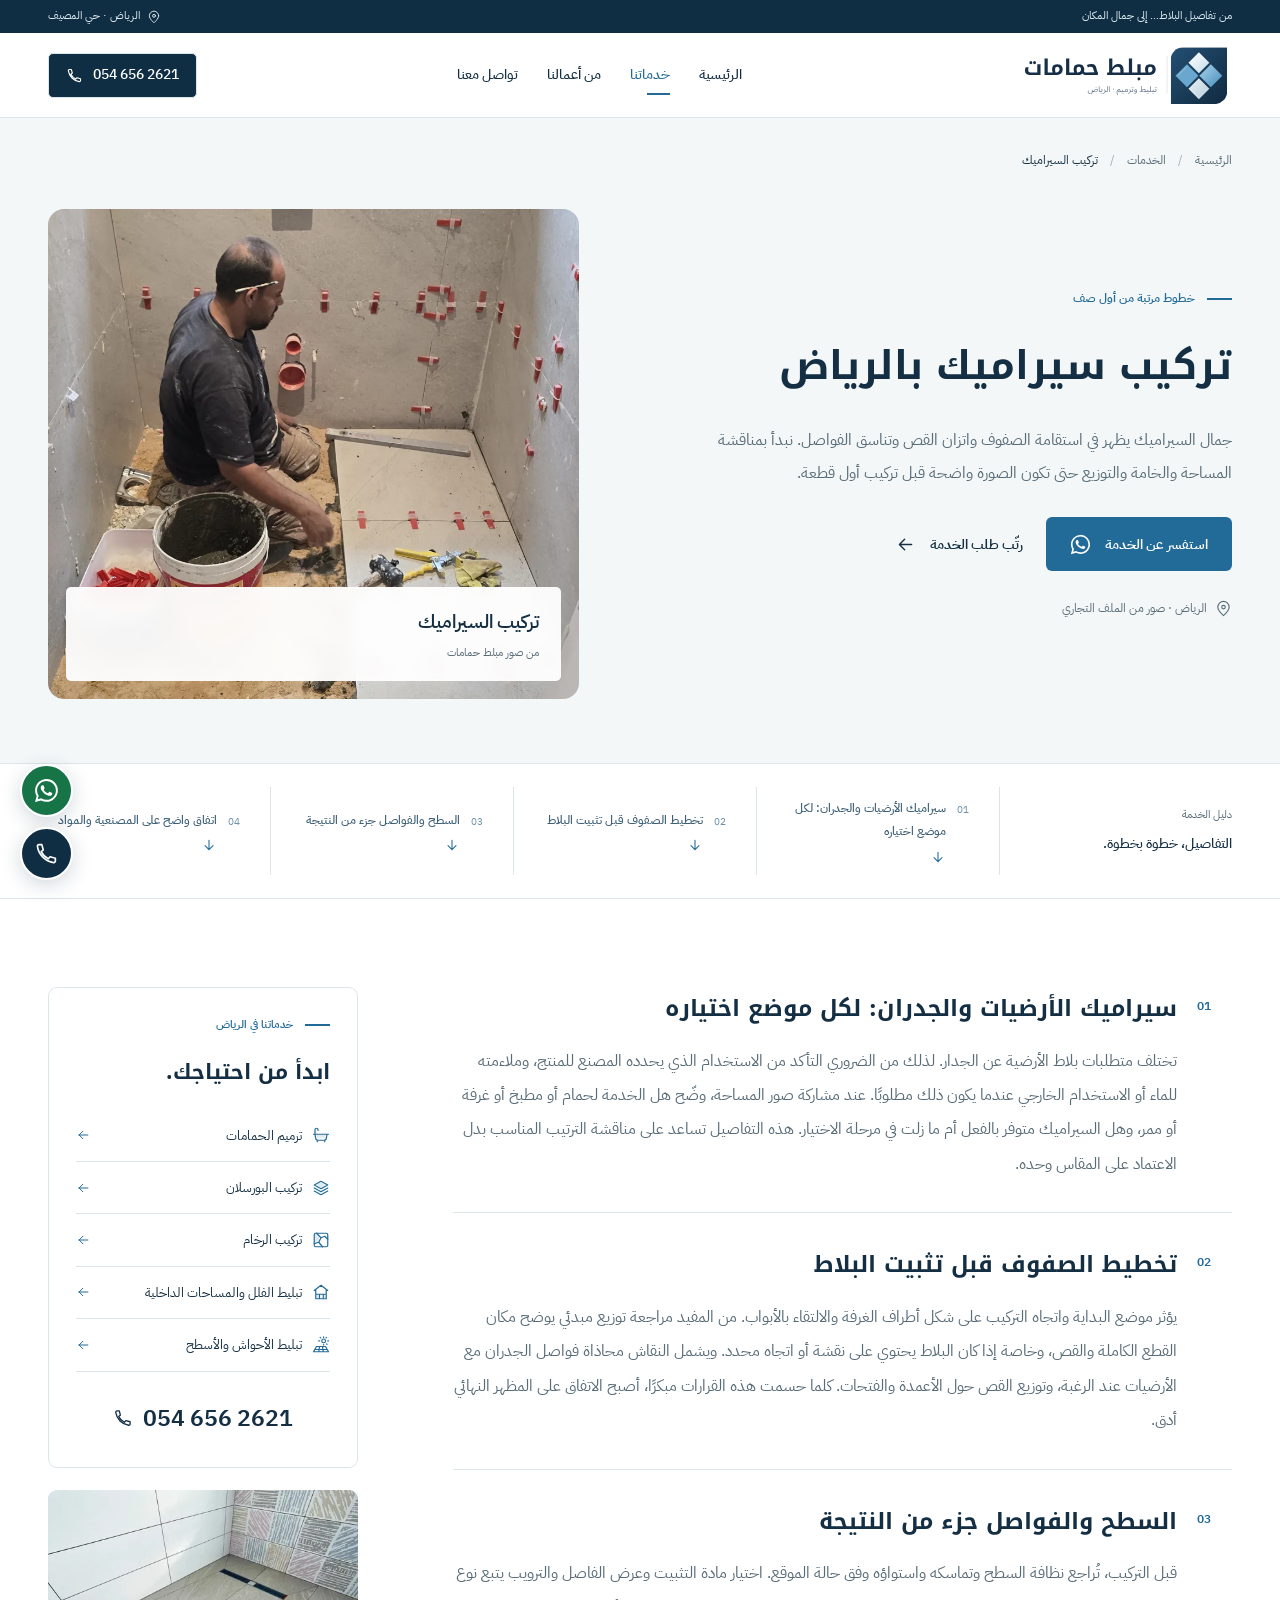
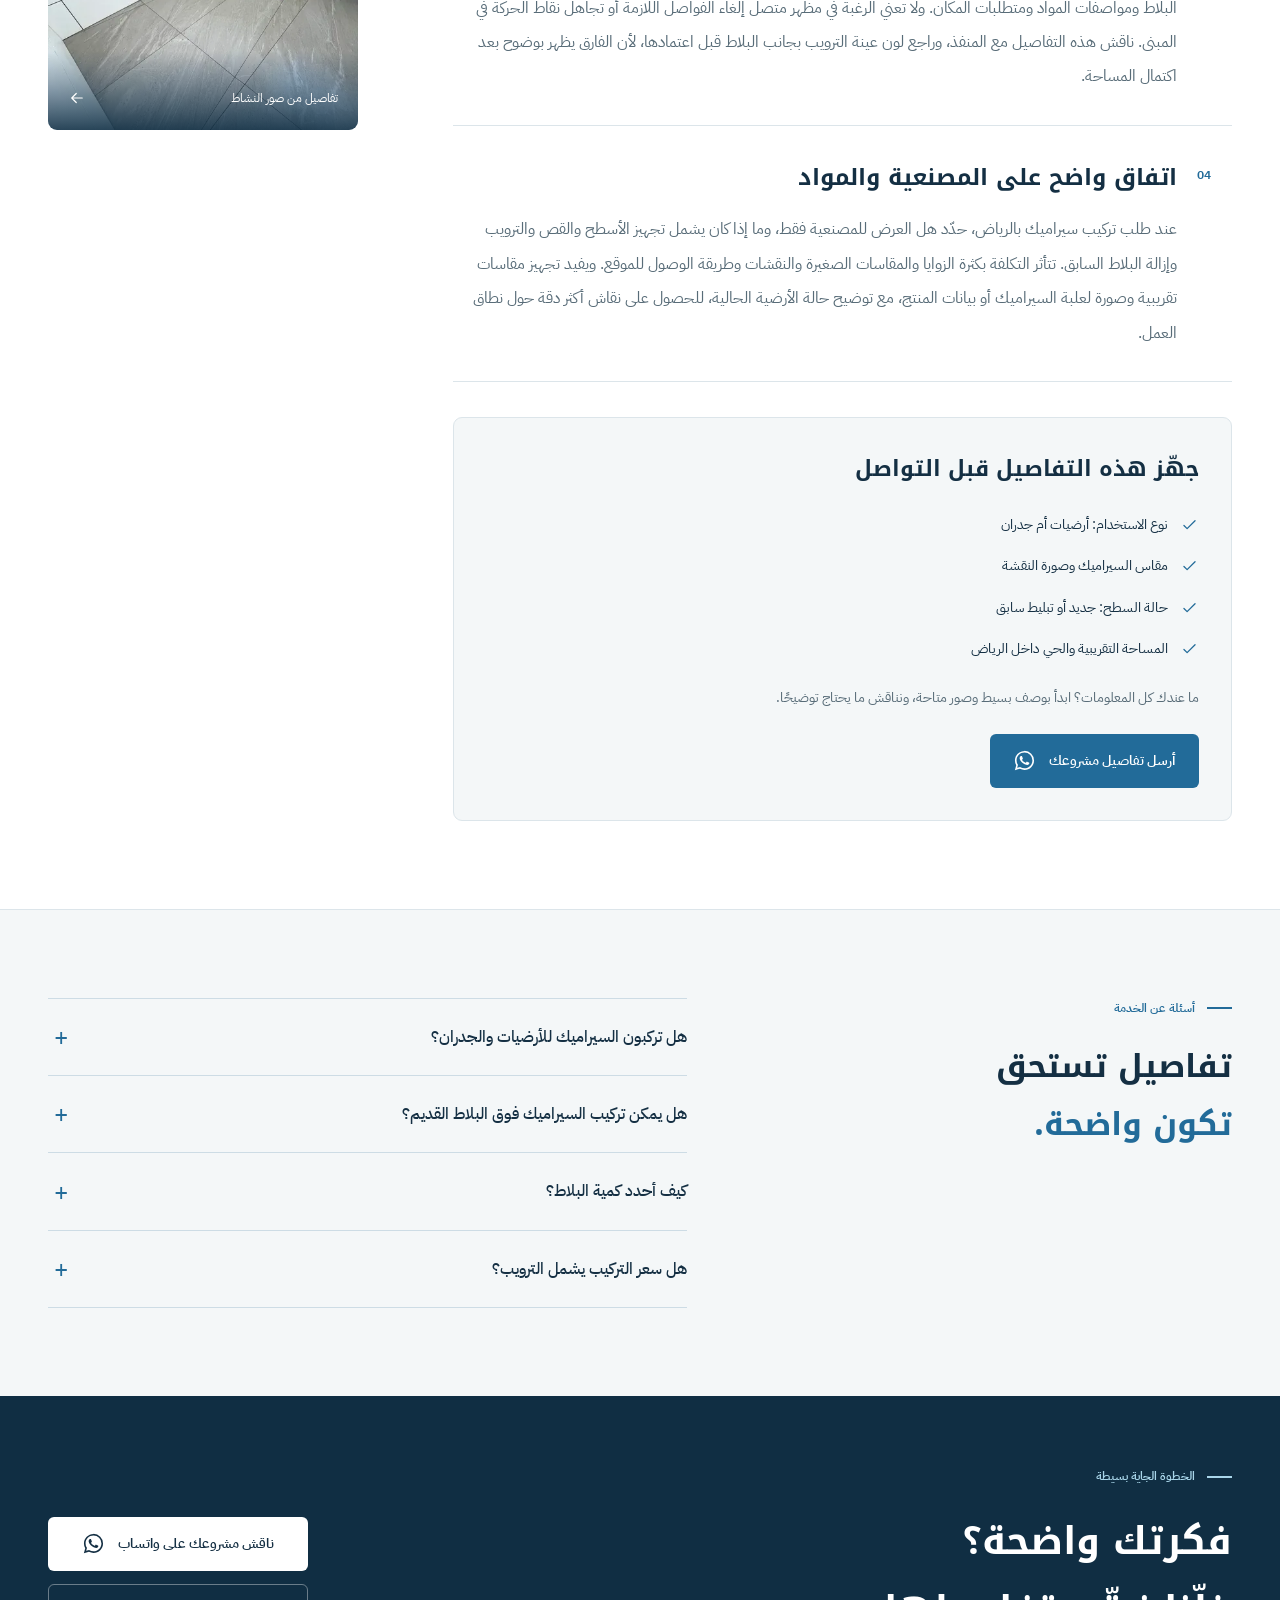
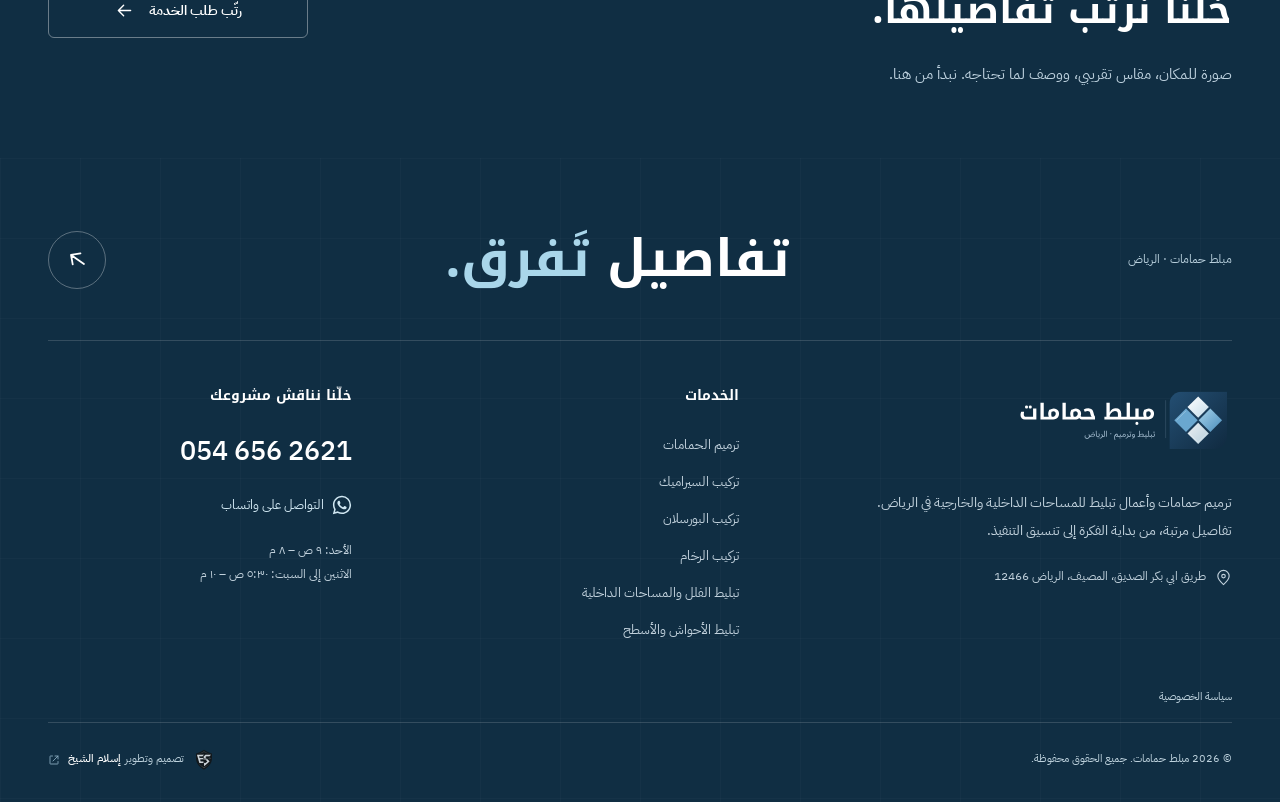
<file: services/ceramic-installation-riyadh/index.html>
<!doctype html>
<html lang="ar-SA" dir="rtl"><head><meta charset="utf-8"><meta name="viewport" content="width=device-width,initial-scale=1,viewport-fit=cover"><meta name="theme-color" content="#142a3e"><title>تركيب سيراميك بالرياض | مبلط حمامات</title><meta name="description" content="تركيب سيراميك أرضيات وجدران في الرياض، مع تخطيط توزيع القطع والفواصل والقص حول الزوايا. تعرف على تفاصيل التنفيذ والمعلومات اللازمة لطلب الخدمة."><meta name="robots" content="index,follow,max-image-preview:large"><link rel="canonical" href="https://moblet-hamamat.vercel.app/services/ceramic-installation-riyadh/"><link rel="icon" href="../../favicon.svg?v=1df8e3115b" type="image/svg+xml"><link rel="apple-touch-icon" href="../../assets/apple-touch-icon.png?v=1df8e3115b"><link rel="manifest" href="../../site.webmanifest?v=1df8e3115b"><link rel="preload" href="../../assets/fonts/kufi-arabic-700.woff2" as="font" type="font/woff2" crossorigin><link rel="preload" href="../../assets/fonts/plex-arabic-400.woff2" as="font" type="font/woff2" crossorigin><link rel="preload" as="image" href="../../assets/photos/owner-03-960.webp" imagesrcset="../../assets/photos/owner-03-480.webp 480w, ../../assets/photos/owner-03-960.webp 960w, ../../assets/photos/owner-03-1440.webp 1440w" imagesizes="(max-width: 680px) 100vw, 50vw"><link rel="stylesheet" href="../../assets/site.css?v=1df8e3115b"><link rel="stylesheet" href="../../assets/studio.css?v=1df8e3115b"><script src="../../assets/site.js?v=1df8e3115b" defer></script><meta name="creator" content="المهندس إسلام الشيخ"><meta property="og:type" content="website"><meta property="og:locale" content="ar_SA"><meta property="og:site_name" content="مبلط حمامات"><meta property="og:title" content="تركيب سيراميك بالرياض | مبلط حمامات"><meta property="og:description" content="تركيب سيراميك أرضيات وجدران في الرياض، مع تخطيط توزيع القطع والفواصل والقص حول الزوايا. تعرف على تفاصيل التنفيذ والمعلومات اللازمة لطلب الخدمة."><meta property="og:url" content="https://moblet-hamamat.vercel.app/services/ceramic-installation-riyadh/"><meta property="og:image" content="https://moblet-hamamat.vercel.app/assets/social-cover-identity.jpg?v=1df8e3115b"><meta property="og:image:width" content="1200"><meta property="og:image:height" content="630"><meta property="og:image:alt" content="شعار مبلط حمامات الهندسي بالأزرق والكحلي مع كتابة عربية وصور من أعمال النشاط"><meta name="twitter:card" content="summary_large_image"><meta name="twitter:title" content="تركيب سيراميك بالرياض | مبلط حمامات"><meta name="twitter:description" content="تركيب سيراميك أرضيات وجدران في الرياض، مع تخطيط توزيع القطع والفواصل والقص حول الزوايا. تعرف على تفاصيل التنفيذ والمعلومات اللازمة لطلب الخدمة."><meta name="twitter:image" content="https://moblet-hamamat.vercel.app/assets/social-cover-identity.jpg?v=1df8e3115b"><script type="application/ld+json">{"@context":"https://schema.org","@graph":[{"@type":"HomeAndConstructionBusiness","@id":"https://moblet-hamamat.vercel.app/#business","name":"مبلط حمامات","url":"https://moblet-hamamat.vercel.app/","telephone":"+966546562621","description":"ترميم حمامات وتركيب سيراميك وبورسلان ورخام وتبليط مساحات داخلية وخارجية في الرياض.","image":["https://moblet-hamamat.vercel.app/assets/photos/owner-04.webp","https://moblet-hamamat.vercel.app/assets/photos/owner-06.webp","https://moblet-hamamat.vercel.app/assets/photos/owner-07.webp"],"logo":"https://moblet-hamamat.vercel.app/assets/brand-symbol.svg?v=1df8e3115b","address":{"@type":"PostalAddress","streetAddress":"طريق ابي بكر الصديق، المصيف","addressLocality":"الرياض","addressRegion":"منطقة الرياض","postalCode":"12466","addressCountry":"SA"},"geo":{"@type":"GeoCoordinates","latitude":24.7644144,"longitude":46.6927084},"hasMap":"https://maps.app.goo.gl/ACpRdXij8ujAnbGP6?g_st=ac","sameAs":["https://maps.app.goo.gl/ACpRdXij8ujAnbGP6?g_st=ac"],"areaServed":{"@type":"City","name":"الرياض"},"openingHoursSpecification":[{"@type":"OpeningHoursSpecification","dayOfWeek":["Monday","Tuesday","Wednesday","Thursday","Friday","Saturday"],"opens":"05:30","closes":"22:00"},{"@type":"OpeningHoursSpecification","dayOfWeek":"Sunday","opens":"09:00","closes":"20:00"}],"hasOfferCatalog":{"@type":"OfferCatalog","name":"خدمات مبلط حمامات في الرياض","itemListElement":[{"@type":"Offer","itemOffered":{"@type":"Service","@id":"https://moblet-hamamat.vercel.app/services/bathroom-renovation-riyadh/#service","name":"ترميم حمامات بالرياض","url":"https://moblet-hamamat.vercel.app/services/bathroom-renovation-riyadh/"}},{"@type":"Offer","itemOffered":{"@type":"Service","@id":"https://moblet-hamamat.vercel.app/services/ceramic-installation-riyadh/#service","name":"تركيب سيراميك بالرياض","url":"https://moblet-hamamat.vercel.app/services/ceramic-installation-riyadh/"}},{"@type":"Offer","itemOffered":{"@type":"Service","@id":"https://moblet-hamamat.vercel.app/services/porcelain-installation-riyadh/#service","name":"تركيب بورسلان بالرياض","url":"https://moblet-hamamat.vercel.app/services/porcelain-installation-riyadh/"}},{"@type":"Offer","itemOffered":{"@type":"Service","@id":"https://moblet-hamamat.vercel.app/services/marble-installation-riyadh/#service","name":"تركيب رخام بالرياض","url":"https://moblet-hamamat.vercel.app/services/marble-installation-riyadh/"}},{"@type":"Offer","itemOffered":{"@type":"Service","@id":"https://moblet-hamamat.vercel.app/services/villa-floor-tiling-riyadh/#service","name":"تبليط فلل وأرضيات بالرياض","url":"https://moblet-hamamat.vercel.app/services/villa-floor-tiling-riyadh/"}},{"@type":"Offer","itemOffered":{"@type":"Service","@id":"https://moblet-hamamat.vercel.app/services/outdoor-courtyard-tiling-riyadh/#service","name":"تبليط أحواش وأسطح بالرياض","url":"https://moblet-hamamat.vercel.app/services/outdoor-courtyard-tiling-riyadh/"}}]}},{"@type":"WebSite","@id":"https://moblet-hamamat.vercel.app/#website","url":"https://moblet-hamamat.vercel.app/","name":"مبلط حمامات","inLanguage":"ar-SA","publisher":{"@id":"https://moblet-hamamat.vercel.app/#business"},"creator":{"@id":"https://www.eslam-elshikh.com/#person"}},{"@type":"Person","@id":"https://www.eslam-elshikh.com/#person","name":"إسلام الشيخ","url":"https://www.eslam-elshikh.com/"},{"@type":"WebPage","@id":"https://moblet-hamamat.vercel.app/services/ceramic-installation-riyadh/#webpage","url":"https://moblet-hamamat.vercel.app/services/ceramic-installation-riyadh/","name":"تركيب سيراميك بالرياض | مبلط حمامات","description":"تركيب سيراميك أرضيات وجدران في الرياض، مع تخطيط توزيع القطع والفواصل والقص حول الزوايا. تعرف على تفاصيل التنفيذ والمعلومات اللازمة لطلب الخدمة.","inLanguage":"ar-SA","isPartOf":{"@id":"https://moblet-hamamat.vercel.app/#website"},"about":{"@id":"https://moblet-hamamat.vercel.app/#business"},"primaryImageOfPage":{"@type":"ImageObject","url":"https://moblet-hamamat.vercel.app/assets/photos/owner-03.webp"},"breadcrumb":{"@id":"https://moblet-hamamat.vercel.app/services/ceramic-installation-riyadh/#breadcrumbs"},"mainEntity":{"@id":"https://moblet-hamamat.vercel.app/services/ceramic-installation-riyadh/#service"}},{"@type":"BreadcrumbList","@id":"https://moblet-hamamat.vercel.app/services/ceramic-installation-riyadh/#breadcrumbs","itemListElement":[{"@type":"ListItem","position":1,"name":"الرئيسية","item":"https://moblet-hamamat.vercel.app/"},{"@type":"ListItem","position":2,"name":"الخدمات","item":"https://moblet-hamamat.vercel.app/services/"},{"@type":"ListItem","position":3,"name":"تركيب السيراميك","item":"https://moblet-hamamat.vercel.app/services/ceramic-installation-riyadh/"}]},{"@type":"Service","@id":"https://moblet-hamamat.vercel.app/services/ceramic-installation-riyadh/#service","name":"تركيب سيراميك بالرياض","serviceType":"تركيب السيراميك","description":"جمال السيراميك يظهر في استقامة الصفوف واتزان القص وتناسق الفواصل. نبدأ بمناقشة المساحة والخامة والتوزيع حتى تكون الصورة واضحة قبل تركيب أول قطعة.","url":"https://moblet-hamamat.vercel.app/services/ceramic-installation-riyadh/","image":"https://moblet-hamamat.vercel.app/assets/photos/owner-03.webp","provider":{"@id":"https://moblet-hamamat.vercel.app/#business"},"areaServed":{"@type":"City","name":"الرياض"},"mainEntityOfPage":{"@id":"https://moblet-hamamat.vercel.app/services/ceramic-installation-riyadh/#webpage"}}]}</script></head><body data-page="service"><svg class="sprite" xmlns="http://www.w3.org/2000/svg" aria-hidden="true"><symbol id="i-arrow" viewBox="0 0 24 24"><path d="M19 12H5m0 0 6-6m-6 6 6 6"/></symbol><symbol id="i-external" viewBox="0 0 24 24"><path d="M14 4h6v6m0-6L10 14M9 4H5a1 1 0 0 0-1 1v14a1 1 0 0 0 1 1h14a1 1 0 0 0 1-1v-4"/></symbol><symbol id="i-phone" viewBox="0 0 24 24"><path d="M20.5 16.5v2.7a1.5 1.5 0 0 1-1.7 1.5A18.4 18.4 0 0 1 3.3 5.2 1.5 1.5 0 0 1 4.8 3.5h2.7l1.4 5-2 1.8a15 15 0 0 0 6.8 6.8l1.8-2 5 1.4Z"/></symbol><symbol id="i-whatsapp" viewBox="0 0 24 24"><path transform="translate(1 1) scale(1.375)" fill="currentColor" stroke="none" d="M13.601 2.326A7.85 7.85 0 0 0 7.994 0C3.627 0 .068 3.558.064 7.926c0 1.399.366 2.76 1.057 3.965L0 16l4.204-1.102a7.9 7.9 0 0 0 3.79.965h.004c4.368 0 7.926-3.558 7.93-7.93A7.9 7.9 0 0 0 13.6 2.326zM7.994 14.521a6.6 6.6 0 0 1-3.356-.92l-.24-.144-2.494.654.666-2.433-.156-.251a6.56 6.56 0 0 1-1.007-3.505c0-3.626 2.957-6.584 6.591-6.584a6.56 6.56 0 0 1 4.66 1.931 6.56 6.56 0 0 1 1.928 4.66c-.004 3.639-2.961 6.592-6.592 6.592m3.615-4.934c-.197-.099-1.17-.578-1.353-.646-.182-.065-.315-.099-.445.099-.133.197-.513.646-.627.775-.114.133-.232.148-.43.05-.197-.1-.836-.308-1.592-.985-.59-.525-.985-1.175-1.103-1.372-.114-.198-.011-.304.088-.403.087-.088.197-.232.296-.346.1-.114.133-.198.198-.33.065-.134.034-.248-.015-.347-.05-.099-.445-1.076-.612-1.47-.16-.389-.323-.335-.445-.34-.114-.007-.247-.007-.38-.007a.73.73 0 0 0-.529.247c-.182.198-.691.677-.691 1.654s.71 1.916.81 2.049c.098.133 1.394 2.132 3.383 2.992.47.205.84.326 1.129.418.475.152.904.129 1.246.08.38-.058 1.171-.48 1.338-.943.164-.464.164-.86.114-.943-.049-.084-.182-.133-.38-.232"/></symbol><symbol id="i-grid" viewBox="0 0 24 24"><rect x="3" y="3" width="18" height="18" rx="2"/><path d="M3 12h18M12 3v18"/><path class="icon-accent" d="M4 4h7v7H4z" stroke="none"/></symbol><symbol id="i-bath" viewBox="0 0 24 24"><path d="M4 10V5a2 2 0 0 1 4 0v1m-6 5h20M4 11l1 6a3 3 0 0 0 3 2h8a3 3 0 0 0 3-2l1-6M7 19v2m10-2v2"/><path class="icon-accent" d="M6 12h12l-.5 3.5h-11z" stroke="none"/></symbol><symbol id="i-layers" viewBox="0 0 24 24"><path d="m12 3 9 5-9 5-9-5 9-5Zm-9 9 9 5 9-5M3 16l9 5 9-5"/><path class="icon-accent" d="m12 4.5 6.3 3.5-6.3 3.5L5.7 8z" stroke="none"/></symbol><symbol id="i-stone" viewBox="0 0 24 24"><rect x="3" y="3" width="18" height="18" rx="2"/><path d="m6 3 6 6-3 6 5 6m-2-12 5-2 4 4M9 15l-6 2"/><path class="icon-accent" d="m4 4 6 5-2 6-4 1z" stroke="none"/></symbol><symbol id="i-home" viewBox="0 0 24 24"><path d="m3 10 9-7 9 7M5 9v12h14V9M5 15h14m-9 0v6m5-6v6"/><path class="icon-accent" d="M6 16h3v4H6zm10 0h2v4h-2z" stroke="none"/></symbol><symbol id="i-sun" viewBox="0 0 24 24"><circle cx="15.5" cy="6.5" r="2.5"/><path d="M15.5 1v1m0 9v1M10 6.5H9m13 0h-1m-9.4-3.9-.7-.7m8.5 8.5.7.7m-1.4-8.5.7-.7M2 21l4-7h12l4 7H2Zm2-3h16M10 14l-1 7m5-7 1 7"/></symbol><symbol id="i-pin" viewBox="0 0 24 24"><path d="M20 10c0 5-8 12-8 12S4 15 4 10a8 8 0 1 1 16 0Z"/><circle cx="12" cy="10" r="2.5"/></symbol><symbol id="i-check" viewBox="0 0 24 24"><path d="m5 12 4 4L19 6"/></symbol><symbol id="i-clock" viewBox="0 0 24 24"><circle cx="12" cy="12" r="9"/><path d="M12 7v5l3 2"/></symbol><symbol id="i-zoom" viewBox="0 0 24 24"><circle cx="10" cy="10" r="6"/><path d="m15 15 6 6M10 7v6m-3-3h6"/></symbol><symbol id="i-close" viewBox="0 0 24 24"><path d="m6 6 12 12M6 18 18 6"/></symbol><symbol id="i-menu" viewBox="0 0 24 24"><path d="M4 7h16M4 12h16M4 17h16"/></symbol><symbol id="i-spark" viewBox="0 0 24 24"><path d="m12 2 2.7 7.3L22 12l-7.3 2.7L12 22l-2.7-7.3L2 12l7.3-2.7L12 2Z"/></symbol></svg><a class="skip" href="#main">انتقل إلى المحتوى</a>
    <div class="topbar"><div class="container topbar-inner"><span>من تفاصيل البلاط… إلى جمال المكان</span><a href="https://maps.app.goo.gl/ACpRdXij8ujAnbGP6?g_st=ac" target="_blank" rel="noopener noreferrer"><svg class="icon" viewBox="0 0 24 24" aria-hidden="true"><use href="#i-pin"/></svg>الرياض · حي المصيف</a></div></div>
    <header class="header"><div class="container header-inner"><a href="../../" class="brand" aria-label="مبلط حمامات، الرئيسية"><img class="brand-lockup" src="../../assets/brand-lockup.svg?v=1df8e3115b" alt="مبلط حمامات — تبليط وترميم في الرياض" width="340" height="106"></a><nav class="desktop-nav" aria-label="التنقل الرئيسي"><a href="../../">الرئيسية</a><a href="../../services/" aria-current="page">خدماتنا</a><a href="../../projects/">من أعمالنا</a><a href="../../contact/">تواصل معنا</a></nav><a class="header-phone" href="tel:+966546562621"><svg class="icon" viewBox="0 0 24 24" aria-hidden="true"><use href="#i-phone"/></svg><bdi>054 656 2621</bdi></a><details class="mobile-nav"><summary aria-label="فتح قائمة التنقل"><svg class="icon" viewBox="0 0 24 24" aria-hidden="true"><use href="#i-menu"/></svg></summary><nav aria-label="تنقل الجوال"><a href="../../">الرئيسية</a><a href="../../services/" aria-current="page">خدماتنا</a><a href="../../projects/">من أعمالنا</a><a href="../../contact/">تواصل معنا</a><a href="tel:+966546562621">اتصل بنا <bdi>054 656 2621</bdi></a></nav></details></div></header><main id="main"><section class="service-hero"><div class="container"><nav class="breadcrumbs" aria-label="مسار التنقل"><a href="../../">الرئيسية</a><span aria-hidden="true">/</span><a href="../../services/">الخدمات</a><span aria-hidden="true">/</span><span aria-current="page">تركيب السيراميك</span></nav><div class="service-hero-grid"><div><span class="eyebrow">خطوط مرتبة من أول صف</span><h1>تركيب سيراميك بالرياض</h1><p class="hero-lead">جمال السيراميك يظهر في استقامة الصفوف واتزان القص وتناسق الفواصل. نبدأ بمناقشة المساحة والخامة والتوزيع حتى تكون الصورة واضحة قبل تركيب أول قطعة.</p><div class="hero-actions"><a class="btn btn-primary" href="https://wa.me/966546562621" target="_blank" rel="noopener noreferrer">استفسر عن الخدمة<svg class="icon" viewBox="0 0 24 24" aria-hidden="true"><use href="#i-whatsapp"/></svg></a><a class="btn btn-text" href="../../contact/?service=ceramic-installation-riyadh#request-form">رتّب طلب الخدمة<svg class="icon" viewBox="0 0 24 24" aria-hidden="true"><use href="#i-arrow"/></svg></a></div><div class="service-micro"><svg class="icon" viewBox="0 0 24 24" aria-hidden="true"><use href="#i-pin"/></svg>الرياض · صور من الملف التجاري</div></div><div class="service-image"><img class="" src="../../assets/photos/owner-03-960.webp" srcset="../../assets/photos/owner-03-480.webp 480w, ../../assets/photos/owner-03-960.webp 960w, ../../assets/photos/owner-03-1440.webp 1440w" sizes="(max-width: 680px) 100vw, 50vw" width="1600" height="2842" alt="فني يركب بلاط حمام ويضبط القطع باستخدام فواصل ومشابك" fetchpriority="high" loading="eager" decoding="async"><span>تركيب السيراميك<small>من صور مبلط حمامات</small></span></div></div></div></section><nav class="service-outline" aria-label="دليل محتوى الخدمة"><div class="container service-outline-inner"><div><span>دليل الخدمة</span><strong>التفاصيل، خطوة بخطوة.</strong></div><a href="#service-section-1"><span aria-hidden="true">01</span><b>سيراميك الأرضيات والجدران: لكل موضع اختياره</b><svg class="icon" viewBox="0 0 24 24" aria-hidden="true"><use href="#i-arrow"/></svg></a><a href="#service-section-2"><span aria-hidden="true">02</span><b>تخطيط الصفوف قبل تثبيت البلاط</b><svg class="icon" viewBox="0 0 24 24" aria-hidden="true"><use href="#i-arrow"/></svg></a><a href="#service-section-3"><span aria-hidden="true">03</span><b>السطح والفواصل جزء من النتيجة</b><svg class="icon" viewBox="0 0 24 24" aria-hidden="true"><use href="#i-arrow"/></svg></a><a href="#service-section-4"><span aria-hidden="true">04</span><b>اتفاق واضح على المصنعية والمواد</b><svg class="icon" viewBox="0 0 24 24" aria-hidden="true"><use href="#i-arrow"/></svg></a></div></nav><section class="section article-wrap"><div class="container article-grid"><article><section class="article-section" id="service-section-1"><span class="article-no">01</span><div><h2>سيراميك الأرضيات والجدران: لكل موضع اختياره</h2><p>تختلف متطلبات بلاط الأرضية عن الجدار. لذلك من الضروري التأكد من الاستخدام الذي يحدده المصنع للمنتج، وملاءمته للماء أو الاستخدام الخارجي عندما يكون ذلك مطلوبًا. عند مشاركة صور المساحة، وضّح هل الخدمة لحمام أو مطبخ أو غرفة أو ممر، وهل السيراميك متوفر بالفعل أم ما زلت في مرحلة الاختيار. هذه التفاصيل تساعد على مناقشة الترتيب المناسب بدل الاعتماد على المقاس وحده.</p></div></section><section class="article-section" id="service-section-2"><span class="article-no">02</span><div><h2>تخطيط الصفوف قبل تثبيت البلاط</h2><p>يؤثر موضع البداية واتجاه التركيب على شكل أطراف الغرفة والالتقاء بالأبواب. من المفيد مراجعة توزيع مبدئي يوضح مكان القطع الكاملة والقص، وخاصة إذا كان البلاط يحتوي على نقشة أو اتجاه محدد. ويشمل النقاش محاذاة فواصل الجدران مع الأرضيات عند الرغبة، وتوزيع القص حول الأعمدة والفتحات. كلما حسمت هذه القرارات مبكرًا، أصبح الاتفاق على المظهر النهائي أدق.</p></div></section><section class="article-section" id="service-section-3"><span class="article-no">03</span><div><h2>السطح والفواصل جزء من النتيجة</h2><p>قبل التركيب، تُراجع نظافة السطح وتماسكه واستواؤه وفق حالة الموقع. اختيار مادة التثبيت وعرض الفاصل والترويب يتبع نوع البلاط ومواصفات المواد ومتطلبات المكان. ولا تعني الرغبة في مظهر متصل إلغاء الفواصل اللازمة أو تجاهل نقاط الحركة في المبنى. ناقش هذه التفاصيل مع المنفذ، وراجع لون عينة الترويب بجانب البلاط قبل اعتمادها، لأن الفارق يظهر بوضوح بعد اكتمال المساحة.</p></div></section><section class="article-section" id="service-section-4"><span class="article-no">04</span><div><h2>اتفاق واضح على المصنعية والمواد</h2><p>عند طلب تركيب سيراميك بالرياض، حدّد هل العرض للمصنعية فقط، وما إذا كان يشمل تجهيز الأسطح والقص والترويب وإزالة البلاط السابق. تتأثر التكلفة بكثرة الزوايا والمقاسات الصغيرة والنقشات وطريقة الوصول للموقع. ويفيد تجهيز مقاسات تقريبية وصورة لعلبة السيراميك أو بيانات المنتج، مع توضيح حالة الأرضية الحالية، للحصول على نقاش أكثر دقة حول نطاق العمل.</p></div></section><section class="service-checklist"><h2>جهّز هذه التفاصيل قبل التواصل</h2><ul><li><svg class="icon" viewBox="0 0 24 24" aria-hidden="true"><use href="#i-check"/></svg>نوع الاستخدام: أرضيات أم جدران</li><li><svg class="icon" viewBox="0 0 24 24" aria-hidden="true"><use href="#i-check"/></svg>مقاس السيراميك وصورة النقشة</li><li><svg class="icon" viewBox="0 0 24 24" aria-hidden="true"><use href="#i-check"/></svg>حالة السطح: جديد أو تبليط سابق</li><li><svg class="icon" viewBox="0 0 24 24" aria-hidden="true"><use href="#i-check"/></svg>المساحة التقريبية والحي داخل الرياض</li></ul><p>ما عندك كل المعلومات؟ ابدأ بوصف بسيط وصور متاحة، ونناقش ما يحتاج توضيحًا.</p><a class="btn btn-primary" href="https://wa.me/966546562621" target="_blank" rel="noopener noreferrer">أرسل تفاصيل مشروعك<svg class="icon" viewBox="0 0 24 24" aria-hidden="true"><use href="#i-whatsapp"/></svg></a></section></article><aside class="service-sidebar"><div class="sidebar-card"><span class="eyebrow">خدماتنا في الرياض</span><h2>ابدأ من احتياجك.</h2><nav aria-label="خدمات مرتبطة"><a href="../../services/bathroom-renovation-riyadh/"><svg class="icon" viewBox="0 0 24 24" aria-hidden="true"><use href="#i-bath"/></svg><span>ترميم الحمامات</span><svg class="icon" viewBox="0 0 24 24" aria-hidden="true"><use href="#i-arrow"/></svg></a><a href="../../services/porcelain-installation-riyadh/"><svg class="icon" viewBox="0 0 24 24" aria-hidden="true"><use href="#i-layers"/></svg><span>تركيب البورسلان</span><svg class="icon" viewBox="0 0 24 24" aria-hidden="true"><use href="#i-arrow"/></svg></a><a href="../../services/marble-installation-riyadh/"><svg class="icon" viewBox="0 0 24 24" aria-hidden="true"><use href="#i-stone"/></svg><span>تركيب الرخام</span><svg class="icon" viewBox="0 0 24 24" aria-hidden="true"><use href="#i-arrow"/></svg></a><a href="../../services/villa-floor-tiling-riyadh/"><svg class="icon" viewBox="0 0 24 24" aria-hidden="true"><use href="#i-home"/></svg><span>تبليط الفلل والمساحات الداخلية</span><svg class="icon" viewBox="0 0 24 24" aria-hidden="true"><use href="#i-arrow"/></svg></a><a href="../../services/outdoor-courtyard-tiling-riyadh/"><svg class="icon" viewBox="0 0 24 24" aria-hidden="true"><use href="#i-sun"/></svg><span>تبليط الأحواش والأسطح</span><svg class="icon" viewBox="0 0 24 24" aria-hidden="true"><use href="#i-arrow"/></svg></a></nav><a class="sidebar-call" href="tel:+966546562621"><svg class="icon" viewBox="0 0 24 24" aria-hidden="true"><use href="#i-phone"/></svg><bdi>054 656 2621</bdi></a></div><a class="sidebar-photo" href="../../projects/"><img class="" src="../../assets/photos/owner-06-960.webp" srcset="../../assets/photos/owner-06-480.webp 480w, ../../assets/photos/owner-06-960.webp 960w, ../../assets/photos/owner-06-1440.webp 1080w" sizes="320px" width="1080" height="1350" alt="تفاصيل أرضية حمام ومصرف خطي وجدار ببلاط متنوع من صور المالك" loading="lazy" decoding="async"><span>تفاصيل من صور النشاط <svg class="icon" viewBox="0 0 24 24" aria-hidden="true"><use href="#i-arrow"/></svg></span></a></aside></div></section><section class="section faq-section"><div class="container faq-grid"><div><span class="eyebrow">أسئلة عن الخدمة</span><h2>تفاصيل تستحق<br><em>تكون واضحة.</em></h2></div><div class="faq-list"><details><summary>هل تركبون السيراميك للأرضيات والجدران؟<span aria-hidden="true">+</span></summary><p>نعم، تشمل الخدمة الأرضيات والجدران. يحدد اختيار المنتج وطريقة التركيب بحسب موضع الاستخدام وحالة السطح.</p></details><details><summary>هل يمكن تركيب السيراميك فوق البلاط القديم؟<span aria-hidden="true">+</span></summary><p>قد تسمح بعض الحالات بذلك بعد فحص تماسك البلاط القديم ومناسيب الأبواب وملاءمة مواد التثبيت. ليس حلًا مناسبًا تلقائيًا لكل موقع.</p></details><details><summary>كيف أحدد كمية البلاط؟<span aria-hidden="true">+</span></summary><p>ابدأ بقياس المساحة، ثم راعِ القص واتجاه التوزيع وشكل الغرفة. نسبة الزيادة تختلف حسب المقاس والنقشة؛ يفضل مراجعتها مع المورد والمنفذ قبل الشراء.</p></details><details><summary>هل سعر التركيب يشمل الترويب؟<span aria-hidden="true">+</span></summary><p>اطلب توضيح ذلك في نطاق العمل. يشمل الاتفاق الجيد بيان المواد والأعمال المشمولة، وأي تجهيز أو إزالة أو نقل مخلفات على نحو مستقل.</p></details></div></div></section><section class="cta-section"><div class="container cta-inner"><div><span class="eyebrow">الخطوة الجاية بسيطة</span><h2>فكرتك واضحة؟<br>خلّنا نرتّب تفاصيلها.</h2><p>صورة للمكان، مقاس تقريبي، ووصف لما تحتاجه. نبدأ من هنا.</p></div><div class="cta-actions"><a class="btn btn-cream" href="https://wa.me/966546562621" target="_blank" rel="noopener noreferrer">ناقش مشروعك على واتساب<svg class="icon" viewBox="0 0 24 24" aria-hidden="true"><use href="#i-whatsapp"/></svg></a><a class="btn btn-outline-light" href="../../contact/?service=ceramic-installation-riyadh#request-form">رتّب طلب الخدمة<svg class="icon" viewBox="0 0 24 24" aria-hidden="true"><use href="#i-arrow"/></svg></a></div></div></section></main><footer class="footer"><div class="container"><div class="footer-slogan"><span>مبلط حمامات · الرياض</span><p>تفاصيل <em>تَفرق.</em></p><a href="../../contact/" class="footer-start" aria-label="ابدأ مشروعك، تواصل معنا"><svg class="icon" viewBox="0 0 24 24" aria-hidden="true"><use href="#i-arrow"/></svg></a></div><div class="footer-grid"><div class="footer-about"><a class="brand" href="../../"><img class="brand-lockup" src="../../assets/brand-lockup-inverse.svg?v=1df8e3115b" alt="مبلط حمامات — تبليط وترميم في الرياض" width="340" height="106"></a><p>ترميم حمامات وأعمال تبليط للمساحات الداخلية والخارجية في الرياض. تفاصيل مرتبة، من بداية الفكرة إلى تنسيق التنفيذ.</p><a class="footer-map" href="https://maps.app.goo.gl/ACpRdXij8ujAnbGP6?g_st=ac" target="_blank" rel="noopener noreferrer"><svg class="icon" viewBox="0 0 24 24" aria-hidden="true"><use href="#i-pin"/></svg>طريق ابي بكر الصديق، المصيف، الرياض 12466</a></div><div><h2>الخدمات</h2><div class="footer-links"><a href="../../services/bathroom-renovation-riyadh/">ترميم الحمامات</a><a href="../../services/ceramic-installation-riyadh/">تركيب السيراميك</a><a href="../../services/porcelain-installation-riyadh/">تركيب البورسلان</a><a href="../../services/marble-installation-riyadh/">تركيب الرخام</a><a href="../../services/villa-floor-tiling-riyadh/">تبليط الفلل والمساحات الداخلية</a><a href="../../services/outdoor-courtyard-tiling-riyadh/">تبليط الأحواش والأسطح</a></div></div><div><h2>خلّنا نناقش مشروعك</h2><a class="footer-number" href="tel:+966546562621"><bdi>054 656 2621</bdi></a><a class="footer-wa" href="https://wa.me/966546562621" target="_blank" rel="noopener noreferrer"><svg class="icon" viewBox="0 0 24 24" aria-hidden="true"><use href="#i-whatsapp"/></svg>التواصل على واتساب</a><p class="footer-hours">الأحد: ٩ ص – ٨ م<br>الاثنين إلى السبت: ٥:٣٠ ص – ١٠ م</p></div></div><a class="footer-privacy" href="../../privacy/">سياسة الخصوصية</a><div class="footer-bottom"><p>© 2026 مبلط حمامات<span class="rights-long">. جميع الحقوق محفوظة.</span></p><a class="developer" data-eslam-signature="v1" href="https://www.eslam-elshikh.com/" target="_blank" rel="noopener noreferrer" aria-label="تصميم وتطوير المهندس إسلام الشيخ، يفتح في تبويب جديد"><img src="../../assets/developer.webp" width="32" height="32" alt="" loading="lazy"><span>تصميم وتطوير <strong>إسلام الشيخ</strong></span><svg class="icon" viewBox="0 0 24 24" aria-hidden="true"><use href="#i-external"/></svg></a></div></div></footer><div class="floating-contact" role="group" aria-label="التواصل السريع"><a class="float-wa" href="https://wa.me/966546562621" target="_blank" rel="noopener noreferrer" aria-label="تواصل عبر واتساب"><svg class="icon" viewBox="0 0 24 24" aria-hidden="true"><use href="#i-whatsapp"/></svg><span class="float-label" aria-hidden="true">واتساب</span></a><a class="float-phone" href="tel:+966546562621" aria-label="اتصل على 0546562621"><svg class="icon" viewBox="0 0 24 24" aria-hidden="true"><use href="#i-phone"/></svg><span class="float-label" aria-hidden="true">اتصال</span></a></div><dialog class="lightbox" aria-labelledby="lightbox-caption"><button class="lightbox-close" type="button" aria-label="إغلاق الصورة"><svg class="icon" viewBox="0 0 24 24" aria-hidden="true"><use href="#i-close"/></svg></button><figure><img width="960" height="1280" alt=""><figcaption class="lightbox-toolbar"><button type="button" class="lightbox-prev" aria-label="الصورة السابقة"><svg class="icon" viewBox="0 0 24 24" aria-hidden="true"><use href="#i-arrow"/></svg></button><div><p id="lightbox-caption"></p><span class="lightbox-position" role="status" aria-live="polite"></span></div><button type="button" class="lightbox-next" aria-label="الصورة التالية"><svg class="icon" viewBox="0 0 24 24" aria-hidden="true"><use href="#i-arrow"/></svg></button></figcaption></figure></dialog></body></html>
</file>
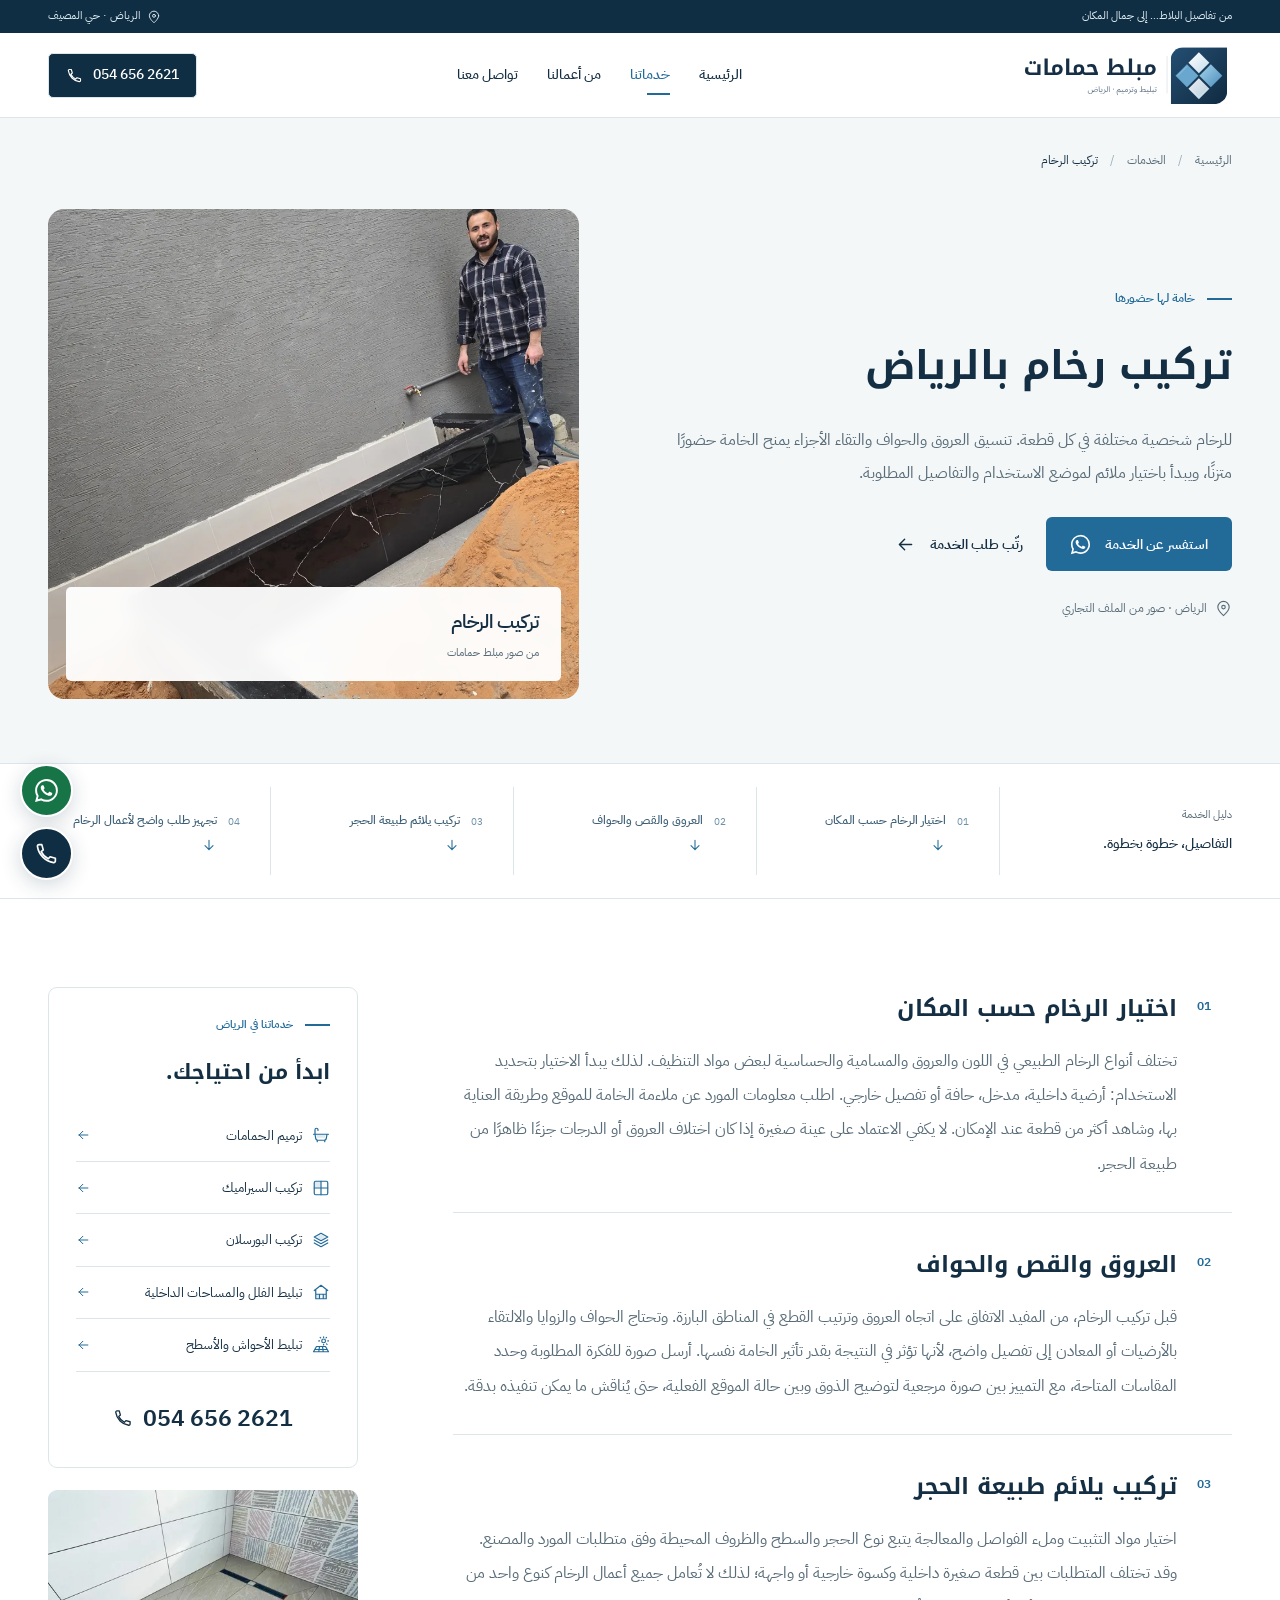
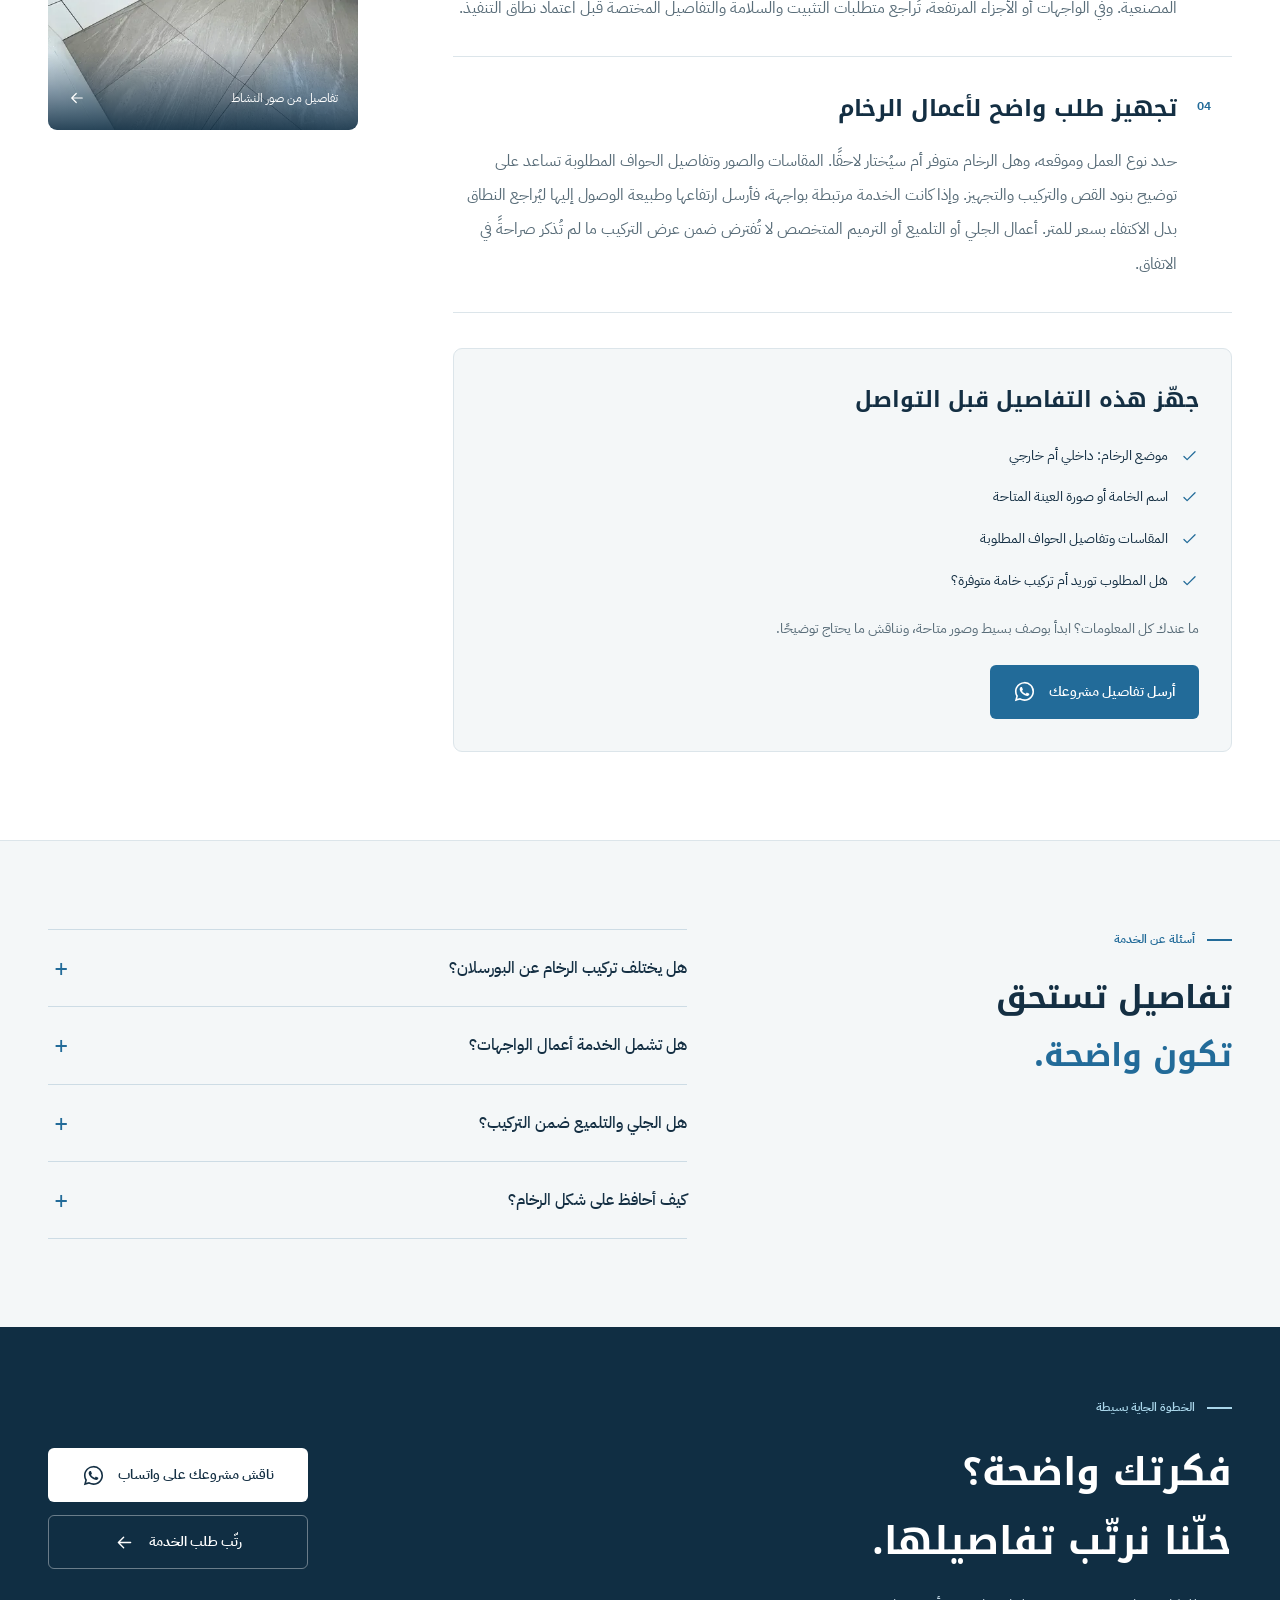
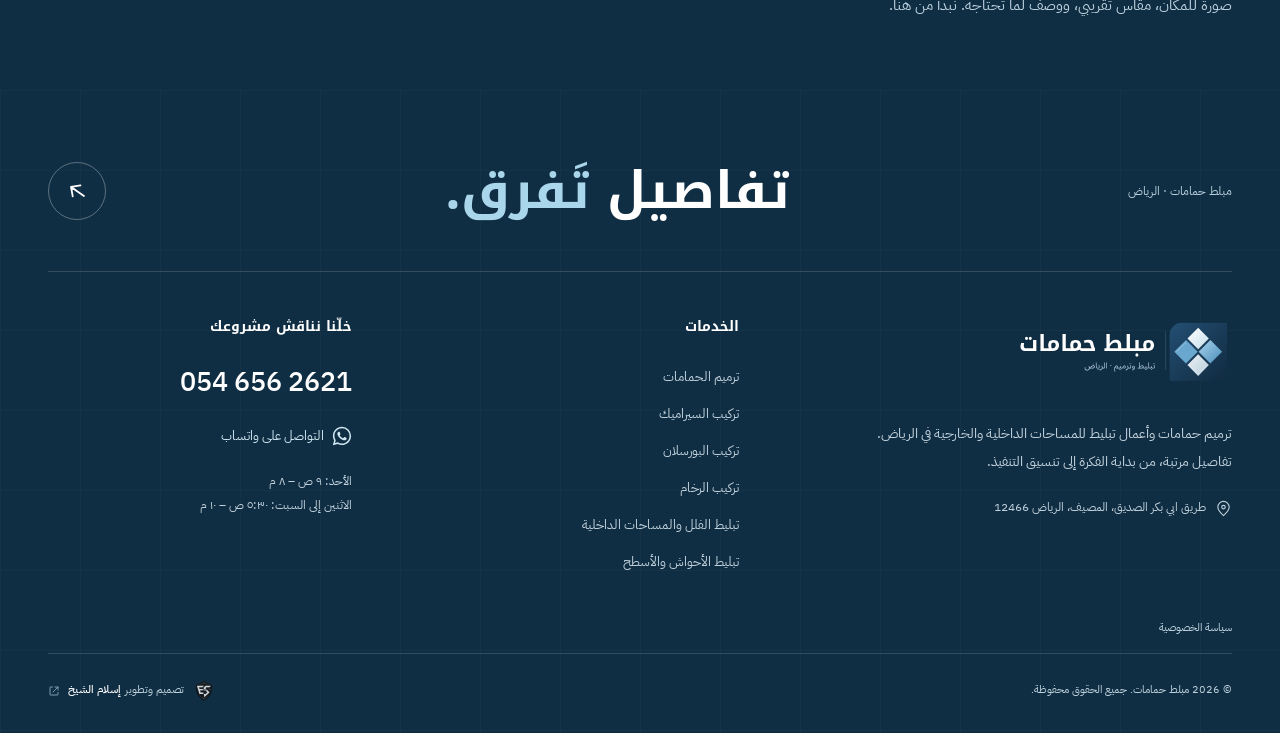
<file: services/marble-installation-riyadh/index.html>
<!doctype html>
<html lang="ar-SA" dir="rtl"><head><meta charset="utf-8"><meta name="viewport" content="width=device-width,initial-scale=1,viewport-fit=cover"><meta name="theme-color" content="#142a3e"><title>تركيب رخام بالرياض | مبلط حمامات</title><meta name="description" content="تركيب الرخام في الرياض مع مناقشة العروق والحواف وتفاصيل الالتقاء قبل التنفيذ. تعرف على ما يؤثر في اختيار الخامة ونطاق أعمال الرخام والواجهات."><meta name="robots" content="index,follow,max-image-preview:large"><link rel="canonical" href="https://moblet-hamamat.vercel.app/services/marble-installation-riyadh/"><link rel="icon" href="../../favicon.svg?v=1df8e3115b" type="image/svg+xml"><link rel="apple-touch-icon" href="../../assets/apple-touch-icon.png?v=1df8e3115b"><link rel="manifest" href="../../site.webmanifest?v=1df8e3115b"><link rel="preload" href="../../assets/fonts/kufi-arabic-700.woff2" as="font" type="font/woff2" crossorigin><link rel="preload" href="../../assets/fonts/plex-arabic-400.woff2" as="font" type="font/woff2" crossorigin><link rel="preload" as="image" href="../../assets/photos/owner-01-960.webp" imagesrcset="../../assets/photos/owner-01-480.webp 480w, ../../assets/photos/owner-01-960.webp 960w, ../../assets/photos/owner-01-1440.webp 1440w" imagesizes="(max-width: 680px) 100vw, 50vw"><link rel="stylesheet" href="../../assets/site.css?v=1df8e3115b"><link rel="stylesheet" href="../../assets/studio.css?v=1df8e3115b"><script src="../../assets/site.js?v=1df8e3115b" defer></script><meta name="creator" content="المهندس إسلام الشيخ"><meta property="og:type" content="website"><meta property="og:locale" content="ar_SA"><meta property="og:site_name" content="مبلط حمامات"><meta property="og:title" content="تركيب رخام بالرياض | مبلط حمامات"><meta property="og:description" content="تركيب الرخام في الرياض مع مناقشة العروق والحواف وتفاصيل الالتقاء قبل التنفيذ. تعرف على ما يؤثر في اختيار الخامة ونطاق أعمال الرخام والواجهات."><meta property="og:url" content="https://moblet-hamamat.vercel.app/services/marble-installation-riyadh/"><meta property="og:image" content="https://moblet-hamamat.vercel.app/assets/social-cover-identity.jpg?v=1df8e3115b"><meta property="og:image:width" content="1200"><meta property="og:image:height" content="630"><meta property="og:image:alt" content="شعار مبلط حمامات الهندسي بالأزرق والكحلي مع كتابة عربية وصور من أعمال النشاط"><meta name="twitter:card" content="summary_large_image"><meta name="twitter:title" content="تركيب رخام بالرياض | مبلط حمامات"><meta name="twitter:description" content="تركيب الرخام في الرياض مع مناقشة العروق والحواف وتفاصيل الالتقاء قبل التنفيذ. تعرف على ما يؤثر في اختيار الخامة ونطاق أعمال الرخام والواجهات."><meta name="twitter:image" content="https://moblet-hamamat.vercel.app/assets/social-cover-identity.jpg?v=1df8e3115b"><script type="application/ld+json">{"@context":"https://schema.org","@graph":[{"@type":"HomeAndConstructionBusiness","@id":"https://moblet-hamamat.vercel.app/#business","name":"مبلط حمامات","url":"https://moblet-hamamat.vercel.app/","telephone":"+966546562621","description":"ترميم حمامات وتركيب سيراميك وبورسلان ورخام وتبليط مساحات داخلية وخارجية في الرياض.","image":["https://moblet-hamamat.vercel.app/assets/photos/owner-04.webp","https://moblet-hamamat.vercel.app/assets/photos/owner-06.webp","https://moblet-hamamat.vercel.app/assets/photos/owner-07.webp"],"logo":"https://moblet-hamamat.vercel.app/assets/brand-symbol.svg?v=1df8e3115b","address":{"@type":"PostalAddress","streetAddress":"طريق ابي بكر الصديق، المصيف","addressLocality":"الرياض","addressRegion":"منطقة الرياض","postalCode":"12466","addressCountry":"SA"},"geo":{"@type":"GeoCoordinates","latitude":24.7644144,"longitude":46.6927084},"hasMap":"https://maps.app.goo.gl/ACpRdXij8ujAnbGP6?g_st=ac","sameAs":["https://maps.app.goo.gl/ACpRdXij8ujAnbGP6?g_st=ac"],"areaServed":{"@type":"City","name":"الرياض"},"openingHoursSpecification":[{"@type":"OpeningHoursSpecification","dayOfWeek":["Monday","Tuesday","Wednesday","Thursday","Friday","Saturday"],"opens":"05:30","closes":"22:00"},{"@type":"OpeningHoursSpecification","dayOfWeek":"Sunday","opens":"09:00","closes":"20:00"}],"hasOfferCatalog":{"@type":"OfferCatalog","name":"خدمات مبلط حمامات في الرياض","itemListElement":[{"@type":"Offer","itemOffered":{"@type":"Service","@id":"https://moblet-hamamat.vercel.app/services/bathroom-renovation-riyadh/#service","name":"ترميم حمامات بالرياض","url":"https://moblet-hamamat.vercel.app/services/bathroom-renovation-riyadh/"}},{"@type":"Offer","itemOffered":{"@type":"Service","@id":"https://moblet-hamamat.vercel.app/services/ceramic-installation-riyadh/#service","name":"تركيب سيراميك بالرياض","url":"https://moblet-hamamat.vercel.app/services/ceramic-installation-riyadh/"}},{"@type":"Offer","itemOffered":{"@type":"Service","@id":"https://moblet-hamamat.vercel.app/services/porcelain-installation-riyadh/#service","name":"تركيب بورسلان بالرياض","url":"https://moblet-hamamat.vercel.app/services/porcelain-installation-riyadh/"}},{"@type":"Offer","itemOffered":{"@type":"Service","@id":"https://moblet-hamamat.vercel.app/services/marble-installation-riyadh/#service","name":"تركيب رخام بالرياض","url":"https://moblet-hamamat.vercel.app/services/marble-installation-riyadh/"}},{"@type":"Offer","itemOffered":{"@type":"Service","@id":"https://moblet-hamamat.vercel.app/services/villa-floor-tiling-riyadh/#service","name":"تبليط فلل وأرضيات بالرياض","url":"https://moblet-hamamat.vercel.app/services/villa-floor-tiling-riyadh/"}},{"@type":"Offer","itemOffered":{"@type":"Service","@id":"https://moblet-hamamat.vercel.app/services/outdoor-courtyard-tiling-riyadh/#service","name":"تبليط أحواش وأسطح بالرياض","url":"https://moblet-hamamat.vercel.app/services/outdoor-courtyard-tiling-riyadh/"}}]}},{"@type":"WebSite","@id":"https://moblet-hamamat.vercel.app/#website","url":"https://moblet-hamamat.vercel.app/","name":"مبلط حمامات","inLanguage":"ar-SA","publisher":{"@id":"https://moblet-hamamat.vercel.app/#business"},"creator":{"@id":"https://www.eslam-elshikh.com/#person"}},{"@type":"Person","@id":"https://www.eslam-elshikh.com/#person","name":"إسلام الشيخ","url":"https://www.eslam-elshikh.com/"},{"@type":"WebPage","@id":"https://moblet-hamamat.vercel.app/services/marble-installation-riyadh/#webpage","url":"https://moblet-hamamat.vercel.app/services/marble-installation-riyadh/","name":"تركيب رخام بالرياض | مبلط حمامات","description":"تركيب الرخام في الرياض مع مناقشة العروق والحواف وتفاصيل الالتقاء قبل التنفيذ. تعرف على ما يؤثر في اختيار الخامة ونطاق أعمال الرخام والواجهات.","inLanguage":"ar-SA","isPartOf":{"@id":"https://moblet-hamamat.vercel.app/#website"},"about":{"@id":"https://moblet-hamamat.vercel.app/#business"},"primaryImageOfPage":{"@type":"ImageObject","url":"https://moblet-hamamat.vercel.app/assets/photos/owner-01.webp"},"breadcrumb":{"@id":"https://moblet-hamamat.vercel.app/services/marble-installation-riyadh/#breadcrumbs"},"mainEntity":{"@id":"https://moblet-hamamat.vercel.app/services/marble-installation-riyadh/#service"}},{"@type":"BreadcrumbList","@id":"https://moblet-hamamat.vercel.app/services/marble-installation-riyadh/#breadcrumbs","itemListElement":[{"@type":"ListItem","position":1,"name":"الرئيسية","item":"https://moblet-hamamat.vercel.app/"},{"@type":"ListItem","position":2,"name":"الخدمات","item":"https://moblet-hamamat.vercel.app/services/"},{"@type":"ListItem","position":3,"name":"تركيب الرخام","item":"https://moblet-hamamat.vercel.app/services/marble-installation-riyadh/"}]},{"@type":"Service","@id":"https://moblet-hamamat.vercel.app/services/marble-installation-riyadh/#service","name":"تركيب رخام بالرياض","serviceType":"تركيب الرخام","description":"للرخام شخصية مختلفة في كل قطعة. تنسيق العروق والحواف والتقاء الأجزاء يمنح الخامة حضورًا متزنًا، ويبدأ باختيار ملائم لموضع الاستخدام والتفاصيل المطلوبة.","url":"https://moblet-hamamat.vercel.app/services/marble-installation-riyadh/","image":"https://moblet-hamamat.vercel.app/assets/photos/owner-01.webp","provider":{"@id":"https://moblet-hamamat.vercel.app/#business"},"areaServed":{"@type":"City","name":"الرياض"},"mainEntityOfPage":{"@id":"https://moblet-hamamat.vercel.app/services/marble-installation-riyadh/#webpage"}}]}</script></head><body data-page="service"><svg class="sprite" xmlns="http://www.w3.org/2000/svg" aria-hidden="true"><symbol id="i-arrow" viewBox="0 0 24 24"><path d="M19 12H5m0 0 6-6m-6 6 6 6"/></symbol><symbol id="i-external" viewBox="0 0 24 24"><path d="M14 4h6v6m0-6L10 14M9 4H5a1 1 0 0 0-1 1v14a1 1 0 0 0 1 1h14a1 1 0 0 0 1-1v-4"/></symbol><symbol id="i-phone" viewBox="0 0 24 24"><path d="M20.5 16.5v2.7a1.5 1.5 0 0 1-1.7 1.5A18.4 18.4 0 0 1 3.3 5.2 1.5 1.5 0 0 1 4.8 3.5h2.7l1.4 5-2 1.8a15 15 0 0 0 6.8 6.8l1.8-2 5 1.4Z"/></symbol><symbol id="i-whatsapp" viewBox="0 0 24 24"><path transform="translate(1 1) scale(1.375)" fill="currentColor" stroke="none" d="M13.601 2.326A7.85 7.85 0 0 0 7.994 0C3.627 0 .068 3.558.064 7.926c0 1.399.366 2.76 1.057 3.965L0 16l4.204-1.102a7.9 7.9 0 0 0 3.79.965h.004c4.368 0 7.926-3.558 7.93-7.93A7.9 7.9 0 0 0 13.6 2.326zM7.994 14.521a6.6 6.6 0 0 1-3.356-.92l-.24-.144-2.494.654.666-2.433-.156-.251a6.56 6.56 0 0 1-1.007-3.505c0-3.626 2.957-6.584 6.591-6.584a6.56 6.56 0 0 1 4.66 1.931 6.56 6.56 0 0 1 1.928 4.66c-.004 3.639-2.961 6.592-6.592 6.592m3.615-4.934c-.197-.099-1.17-.578-1.353-.646-.182-.065-.315-.099-.445.099-.133.197-.513.646-.627.775-.114.133-.232.148-.43.05-.197-.1-.836-.308-1.592-.985-.59-.525-.985-1.175-1.103-1.372-.114-.198-.011-.304.088-.403.087-.088.197-.232.296-.346.1-.114.133-.198.198-.33.065-.134.034-.248-.015-.347-.05-.099-.445-1.076-.612-1.47-.16-.389-.323-.335-.445-.34-.114-.007-.247-.007-.38-.007a.73.73 0 0 0-.529.247c-.182.198-.691.677-.691 1.654s.71 1.916.81 2.049c.098.133 1.394 2.132 3.383 2.992.47.205.84.326 1.129.418.475.152.904.129 1.246.08.38-.058 1.171-.48 1.338-.943.164-.464.164-.86.114-.943-.049-.084-.182-.133-.38-.232"/></symbol><symbol id="i-grid" viewBox="0 0 24 24"><rect x="3" y="3" width="18" height="18" rx="2"/><path d="M3 12h18M12 3v18"/><path class="icon-accent" d="M4 4h7v7H4z" stroke="none"/></symbol><symbol id="i-bath" viewBox="0 0 24 24"><path d="M4 10V5a2 2 0 0 1 4 0v1m-6 5h20M4 11l1 6a3 3 0 0 0 3 2h8a3 3 0 0 0 3-2l1-6M7 19v2m10-2v2"/><path class="icon-accent" d="M6 12h12l-.5 3.5h-11z" stroke="none"/></symbol><symbol id="i-layers" viewBox="0 0 24 24"><path d="m12 3 9 5-9 5-9-5 9-5Zm-9 9 9 5 9-5M3 16l9 5 9-5"/><path class="icon-accent" d="m12 4.5 6.3 3.5-6.3 3.5L5.7 8z" stroke="none"/></symbol><symbol id="i-stone" viewBox="0 0 24 24"><rect x="3" y="3" width="18" height="18" rx="2"/><path d="m6 3 6 6-3 6 5 6m-2-12 5-2 4 4M9 15l-6 2"/><path class="icon-accent" d="m4 4 6 5-2 6-4 1z" stroke="none"/></symbol><symbol id="i-home" viewBox="0 0 24 24"><path d="m3 10 9-7 9 7M5 9v12h14V9M5 15h14m-9 0v6m5-6v6"/><path class="icon-accent" d="M6 16h3v4H6zm10 0h2v4h-2z" stroke="none"/></symbol><symbol id="i-sun" viewBox="0 0 24 24"><circle cx="15.5" cy="6.5" r="2.5"/><path d="M15.5 1v1m0 9v1M10 6.5H9m13 0h-1m-9.4-3.9-.7-.7m8.5 8.5.7.7m-1.4-8.5.7-.7M2 21l4-7h12l4 7H2Zm2-3h16M10 14l-1 7m5-7 1 7"/></symbol><symbol id="i-pin" viewBox="0 0 24 24"><path d="M20 10c0 5-8 12-8 12S4 15 4 10a8 8 0 1 1 16 0Z"/><circle cx="12" cy="10" r="2.5"/></symbol><symbol id="i-check" viewBox="0 0 24 24"><path d="m5 12 4 4L19 6"/></symbol><symbol id="i-clock" viewBox="0 0 24 24"><circle cx="12" cy="12" r="9"/><path d="M12 7v5l3 2"/></symbol><symbol id="i-zoom" viewBox="0 0 24 24"><circle cx="10" cy="10" r="6"/><path d="m15 15 6 6M10 7v6m-3-3h6"/></symbol><symbol id="i-close" viewBox="0 0 24 24"><path d="m6 6 12 12M6 18 18 6"/></symbol><symbol id="i-menu" viewBox="0 0 24 24"><path d="M4 7h16M4 12h16M4 17h16"/></symbol><symbol id="i-spark" viewBox="0 0 24 24"><path d="m12 2 2.7 7.3L22 12l-7.3 2.7L12 22l-2.7-7.3L2 12l7.3-2.7L12 2Z"/></symbol></svg><a class="skip" href="#main">انتقل إلى المحتوى</a>
    <div class="topbar"><div class="container topbar-inner"><span>من تفاصيل البلاط… إلى جمال المكان</span><a href="https://maps.app.goo.gl/ACpRdXij8ujAnbGP6?g_st=ac" target="_blank" rel="noopener noreferrer"><svg class="icon" viewBox="0 0 24 24" aria-hidden="true"><use href="#i-pin"/></svg>الرياض · حي المصيف</a></div></div>
    <header class="header"><div class="container header-inner"><a href="../../" class="brand" aria-label="مبلط حمامات، الرئيسية"><img class="brand-lockup" src="../../assets/brand-lockup.svg?v=1df8e3115b" alt="مبلط حمامات — تبليط وترميم في الرياض" width="340" height="106"></a><nav class="desktop-nav" aria-label="التنقل الرئيسي"><a href="../../">الرئيسية</a><a href="../../services/" aria-current="page">خدماتنا</a><a href="../../projects/">من أعمالنا</a><a href="../../contact/">تواصل معنا</a></nav><a class="header-phone" href="tel:+966546562621"><svg class="icon" viewBox="0 0 24 24" aria-hidden="true"><use href="#i-phone"/></svg><bdi>054 656 2621</bdi></a><details class="mobile-nav"><summary aria-label="فتح قائمة التنقل"><svg class="icon" viewBox="0 0 24 24" aria-hidden="true"><use href="#i-menu"/></svg></summary><nav aria-label="تنقل الجوال"><a href="../../">الرئيسية</a><a href="../../services/" aria-current="page">خدماتنا</a><a href="../../projects/">من أعمالنا</a><a href="../../contact/">تواصل معنا</a><a href="tel:+966546562621">اتصل بنا <bdi>054 656 2621</bdi></a></nav></details></div></header><main id="main"><section class="service-hero"><div class="container"><nav class="breadcrumbs" aria-label="مسار التنقل"><a href="../../">الرئيسية</a><span aria-hidden="true">/</span><a href="../../services/">الخدمات</a><span aria-hidden="true">/</span><span aria-current="page">تركيب الرخام</span></nav><div class="service-hero-grid"><div><span class="eyebrow">خامة لها حضورها</span><h1>تركيب رخام بالرياض</h1><p class="hero-lead">للرخام شخصية مختلفة في كل قطعة. تنسيق العروق والحواف والتقاء الأجزاء يمنح الخامة حضورًا متزنًا، ويبدأ باختيار ملائم لموضع الاستخدام والتفاصيل المطلوبة.</p><div class="hero-actions"><a class="btn btn-primary" href="https://wa.me/966546562621" target="_blank" rel="noopener noreferrer">استفسر عن الخدمة<svg class="icon" viewBox="0 0 24 24" aria-hidden="true"><use href="#i-whatsapp"/></svg></a><a class="btn btn-text" href="../../contact/?service=marble-installation-riyadh#request-form">رتّب طلب الخدمة<svg class="icon" viewBox="0 0 24 24" aria-hidden="true"><use href="#i-arrow"/></svg></a></div><div class="service-micro"><svg class="icon" viewBox="0 0 24 24" aria-hidden="true"><use href="#i-pin"/></svg>الرياض · صور من الملف التجاري</div></div><div class="service-image"><img class="" src="../../assets/photos/owner-01-960.webp" srcset="../../assets/photos/owner-01-480.webp 480w, ../../assets/photos/owner-01-960.webp 960w, ../../assets/photos/owner-01-1440.webp 1440w" sizes="(max-width: 680px) 100vw, 50vw" width="1600" height="2688" alt="حواف حجرية داكنة حول مساحة خارجية أثناء العمل من ملف مبلط حمامات" fetchpriority="high" loading="eager" decoding="async"><span>تركيب الرخام<small>من صور مبلط حمامات</small></span></div></div></div></section><nav class="service-outline" aria-label="دليل محتوى الخدمة"><div class="container service-outline-inner"><div><span>دليل الخدمة</span><strong>التفاصيل، خطوة بخطوة.</strong></div><a href="#service-section-1"><span aria-hidden="true">01</span><b>اختيار الرخام حسب المكان</b><svg class="icon" viewBox="0 0 24 24" aria-hidden="true"><use href="#i-arrow"/></svg></a><a href="#service-section-2"><span aria-hidden="true">02</span><b>العروق والقص والحواف</b><svg class="icon" viewBox="0 0 24 24" aria-hidden="true"><use href="#i-arrow"/></svg></a><a href="#service-section-3"><span aria-hidden="true">03</span><b>تركيب يلائم طبيعة الحجر</b><svg class="icon" viewBox="0 0 24 24" aria-hidden="true"><use href="#i-arrow"/></svg></a><a href="#service-section-4"><span aria-hidden="true">04</span><b>تجهيز طلب واضح لأعمال الرخام</b><svg class="icon" viewBox="0 0 24 24" aria-hidden="true"><use href="#i-arrow"/></svg></a></div></nav><section class="section article-wrap"><div class="container article-grid"><article><section class="article-section" id="service-section-1"><span class="article-no">01</span><div><h2>اختيار الرخام حسب المكان</h2><p>تختلف أنواع الرخام الطبيعي في اللون والعروق والمسامية والحساسية لبعض مواد التنظيف. لذلك يبدأ الاختيار بتحديد الاستخدام: أرضية داخلية، مدخل، حافة أو تفصيل خارجي. اطلب معلومات المورد عن ملاءمة الخامة للموقع وطريقة العناية بها، وشاهد أكثر من قطعة عند الإمكان. لا يكفي الاعتماد على عينة صغيرة إذا كان اختلاف العروق أو الدرجات جزءًا ظاهرًا من طبيعة الحجر.</p></div></section><section class="article-section" id="service-section-2"><span class="article-no">02</span><div><h2>العروق والقص والحواف</h2><p>قبل تركيب الرخام، من المفيد الاتفاق على اتجاه العروق وترتيب القطع في المناطق البارزة. وتحتاج الحواف والزوايا والالتقاء بالأرضيات أو المعادن إلى تفصيل واضح، لأنها تؤثر في النتيجة بقدر تأثير الخامة نفسها. أرسل صورة للفكرة المطلوبة وحدد المقاسات المتاحة، مع التمييز بين صورة مرجعية لتوضيح الذوق وبين حالة الموقع الفعلية، حتى يُناقش ما يمكن تنفيذه بدقة.</p></div></section><section class="article-section" id="service-section-3"><span class="article-no">03</span><div><h2>تركيب يلائم طبيعة الحجر</h2><p>اختيار مواد التثبيت وملء الفواصل والمعالجة يتبع نوع الحجر والسطح والظروف المحيطة وفق متطلبات المورد والمصنع. وقد تختلف المتطلبات بين قطعة صغيرة داخلية وكسوة خارجية أو واجهة؛ لذلك لا تُعامل جميع أعمال الرخام كنوع واحد من المصنعية. وفي الواجهات أو الأجزاء المرتفعة، تُراجع متطلبات التثبيت والسلامة والتفاصيل المختصة قبل اعتماد نطاق التنفيذ.</p></div></section><section class="article-section" id="service-section-4"><span class="article-no">04</span><div><h2>تجهيز طلب واضح لأعمال الرخام</h2><p>حدد نوع العمل وموقعه، وهل الرخام متوفر أم سيُختار لاحقًا. المقاسات والصور وتفاصيل الحواف المطلوبة تساعد على توضيح بنود القص والتركيب والتجهيز. وإذا كانت الخدمة مرتبطة بواجهة، فأرسل ارتفاعها وطبيعة الوصول إليها ليُراجع النطاق بدل الاكتفاء بسعر للمتر. أعمال الجلي أو التلميع أو الترميم المتخصص لا تُفترض ضمن عرض التركيب ما لم تُذكر صراحةً في الاتفاق.</p></div></section><section class="service-checklist"><h2>جهّز هذه التفاصيل قبل التواصل</h2><ul><li><svg class="icon" viewBox="0 0 24 24" aria-hidden="true"><use href="#i-check"/></svg>موضع الرخام: داخلي أم خارجي</li><li><svg class="icon" viewBox="0 0 24 24" aria-hidden="true"><use href="#i-check"/></svg>اسم الخامة أو صورة العينة المتاحة</li><li><svg class="icon" viewBox="0 0 24 24" aria-hidden="true"><use href="#i-check"/></svg>المقاسات وتفاصيل الحواف المطلوبة</li><li><svg class="icon" viewBox="0 0 24 24" aria-hidden="true"><use href="#i-check"/></svg>هل المطلوب توريد أم تركيب خامة متوفرة؟</li></ul><p>ما عندك كل المعلومات؟ ابدأ بوصف بسيط وصور متاحة، ونناقش ما يحتاج توضيحًا.</p><a class="btn btn-primary" href="https://wa.me/966546562621" target="_blank" rel="noopener noreferrer">أرسل تفاصيل مشروعك<svg class="icon" viewBox="0 0 24 24" aria-hidden="true"><use href="#i-whatsapp"/></svg></a></section></article><aside class="service-sidebar"><div class="sidebar-card"><span class="eyebrow">خدماتنا في الرياض</span><h2>ابدأ من احتياجك.</h2><nav aria-label="خدمات مرتبطة"><a href="../../services/bathroom-renovation-riyadh/"><svg class="icon" viewBox="0 0 24 24" aria-hidden="true"><use href="#i-bath"/></svg><span>ترميم الحمامات</span><svg class="icon" viewBox="0 0 24 24" aria-hidden="true"><use href="#i-arrow"/></svg></a><a href="../../services/ceramic-installation-riyadh/"><svg class="icon" viewBox="0 0 24 24" aria-hidden="true"><use href="#i-grid"/></svg><span>تركيب السيراميك</span><svg class="icon" viewBox="0 0 24 24" aria-hidden="true"><use href="#i-arrow"/></svg></a><a href="../../services/porcelain-installation-riyadh/"><svg class="icon" viewBox="0 0 24 24" aria-hidden="true"><use href="#i-layers"/></svg><span>تركيب البورسلان</span><svg class="icon" viewBox="0 0 24 24" aria-hidden="true"><use href="#i-arrow"/></svg></a><a href="../../services/villa-floor-tiling-riyadh/"><svg class="icon" viewBox="0 0 24 24" aria-hidden="true"><use href="#i-home"/></svg><span>تبليط الفلل والمساحات الداخلية</span><svg class="icon" viewBox="0 0 24 24" aria-hidden="true"><use href="#i-arrow"/></svg></a><a href="../../services/outdoor-courtyard-tiling-riyadh/"><svg class="icon" viewBox="0 0 24 24" aria-hidden="true"><use href="#i-sun"/></svg><span>تبليط الأحواش والأسطح</span><svg class="icon" viewBox="0 0 24 24" aria-hidden="true"><use href="#i-arrow"/></svg></a></nav><a class="sidebar-call" href="tel:+966546562621"><svg class="icon" viewBox="0 0 24 24" aria-hidden="true"><use href="#i-phone"/></svg><bdi>054 656 2621</bdi></a></div><a class="sidebar-photo" href="../../projects/"><img class="" src="../../assets/photos/owner-06-960.webp" srcset="../../assets/photos/owner-06-480.webp 480w, ../../assets/photos/owner-06-960.webp 960w, ../../assets/photos/owner-06-1440.webp 1080w" sizes="320px" width="1080" height="1350" alt="تفاصيل أرضية حمام ومصرف خطي وجدار ببلاط متنوع من صور المالك" loading="lazy" decoding="async"><span>تفاصيل من صور النشاط <svg class="icon" viewBox="0 0 24 24" aria-hidden="true"><use href="#i-arrow"/></svg></span></a></aside></div></section><section class="section faq-section"><div class="container faq-grid"><div><span class="eyebrow">أسئلة عن الخدمة</span><h2>تفاصيل تستحق<br><em>تكون واضحة.</em></h2></div><div class="faq-list"><details><summary>هل يختلف تركيب الرخام عن البورسلان؟<span aria-hidden="true">+</span></summary><p>نعم، تختلف طبيعة الخامة ومتطلبات مواد التثبيت والتعامل مع العروق والحواف. يعتمد التفصيل المناسب على الحجر وموضعه وحالة السطح.</p></details><details><summary>هل تشمل الخدمة أعمال الواجهات؟<span aria-hidden="true">+</span></summary><p>يمكن مناقشة أعمال الرخام والواجهات بعد إرسال التفاصيل. نوع الكسوة والارتفاع ومتطلبات الوصول والتثبيت تحدد نطاق العمل وإمكانية تنفيذه.</p></details><details><summary>هل الجلي والتلميع ضمن التركيب؟<span aria-hidden="true">+</span></summary><p>لا يُفترض ذلك تلقائيًا. اطلب توضيح الأعمال المشمولة في العرض، وأي معالجة أو جلي أو تلميع يحتاج بندًا مستقلًا.</p></details><details><summary>كيف أحافظ على شكل الرخام؟<span aria-hidden="true">+</span></summary><p>اتبع إرشادات المورد للخامة نفسها، واستخدم منظفًا مناسبًا للحجر الطبيعي. بعض المنظفات الحمضية قد تؤثر في سطحه، لذا تجنب اختيارها اعتمادًا على العادة.</p></details></div></div></section><section class="cta-section"><div class="container cta-inner"><div><span class="eyebrow">الخطوة الجاية بسيطة</span><h2>فكرتك واضحة؟<br>خلّنا نرتّب تفاصيلها.</h2><p>صورة للمكان، مقاس تقريبي، ووصف لما تحتاجه. نبدأ من هنا.</p></div><div class="cta-actions"><a class="btn btn-cream" href="https://wa.me/966546562621" target="_blank" rel="noopener noreferrer">ناقش مشروعك على واتساب<svg class="icon" viewBox="0 0 24 24" aria-hidden="true"><use href="#i-whatsapp"/></svg></a><a class="btn btn-outline-light" href="../../contact/?service=marble-installation-riyadh#request-form">رتّب طلب الخدمة<svg class="icon" viewBox="0 0 24 24" aria-hidden="true"><use href="#i-arrow"/></svg></a></div></div></section></main><footer class="footer"><div class="container"><div class="footer-slogan"><span>مبلط حمامات · الرياض</span><p>تفاصيل <em>تَفرق.</em></p><a href="../../contact/" class="footer-start" aria-label="ابدأ مشروعك، تواصل معنا"><svg class="icon" viewBox="0 0 24 24" aria-hidden="true"><use href="#i-arrow"/></svg></a></div><div class="footer-grid"><div class="footer-about"><a class="brand" href="../../"><img class="brand-lockup" src="../../assets/brand-lockup-inverse.svg?v=1df8e3115b" alt="مبلط حمامات — تبليط وترميم في الرياض" width="340" height="106"></a><p>ترميم حمامات وأعمال تبليط للمساحات الداخلية والخارجية في الرياض. تفاصيل مرتبة، من بداية الفكرة إلى تنسيق التنفيذ.</p><a class="footer-map" href="https://maps.app.goo.gl/ACpRdXij8ujAnbGP6?g_st=ac" target="_blank" rel="noopener noreferrer"><svg class="icon" viewBox="0 0 24 24" aria-hidden="true"><use href="#i-pin"/></svg>طريق ابي بكر الصديق، المصيف، الرياض 12466</a></div><div><h2>الخدمات</h2><div class="footer-links"><a href="../../services/bathroom-renovation-riyadh/">ترميم الحمامات</a><a href="../../services/ceramic-installation-riyadh/">تركيب السيراميك</a><a href="../../services/porcelain-installation-riyadh/">تركيب البورسلان</a><a href="../../services/marble-installation-riyadh/">تركيب الرخام</a><a href="../../services/villa-floor-tiling-riyadh/">تبليط الفلل والمساحات الداخلية</a><a href="../../services/outdoor-courtyard-tiling-riyadh/">تبليط الأحواش والأسطح</a></div></div><div><h2>خلّنا نناقش مشروعك</h2><a class="footer-number" href="tel:+966546562621"><bdi>054 656 2621</bdi></a><a class="footer-wa" href="https://wa.me/966546562621" target="_blank" rel="noopener noreferrer"><svg class="icon" viewBox="0 0 24 24" aria-hidden="true"><use href="#i-whatsapp"/></svg>التواصل على واتساب</a><p class="footer-hours">الأحد: ٩ ص – ٨ م<br>الاثنين إلى السبت: ٥:٣٠ ص – ١٠ م</p></div></div><a class="footer-privacy" href="../../privacy/">سياسة الخصوصية</a><div class="footer-bottom"><p>© 2026 مبلط حمامات<span class="rights-long">. جميع الحقوق محفوظة.</span></p><a class="developer" data-eslam-signature="v1" href="https://www.eslam-elshikh.com/" target="_blank" rel="noopener noreferrer" aria-label="تصميم وتطوير المهندس إسلام الشيخ، يفتح في تبويب جديد"><img src="../../assets/developer.webp" width="32" height="32" alt="" loading="lazy"><span>تصميم وتطوير <strong>إسلام الشيخ</strong></span><svg class="icon" viewBox="0 0 24 24" aria-hidden="true"><use href="#i-external"/></svg></a></div></div></footer><div class="floating-contact" role="group" aria-label="التواصل السريع"><a class="float-wa" href="https://wa.me/966546562621" target="_blank" rel="noopener noreferrer" aria-label="تواصل عبر واتساب"><svg class="icon" viewBox="0 0 24 24" aria-hidden="true"><use href="#i-whatsapp"/></svg><span class="float-label" aria-hidden="true">واتساب</span></a><a class="float-phone" href="tel:+966546562621" aria-label="اتصل على 0546562621"><svg class="icon" viewBox="0 0 24 24" aria-hidden="true"><use href="#i-phone"/></svg><span class="float-label" aria-hidden="true">اتصال</span></a></div><dialog class="lightbox" aria-labelledby="lightbox-caption"><button class="lightbox-close" type="button" aria-label="إغلاق الصورة"><svg class="icon" viewBox="0 0 24 24" aria-hidden="true"><use href="#i-close"/></svg></button><figure><img width="960" height="1280" alt=""><figcaption class="lightbox-toolbar"><button type="button" class="lightbox-prev" aria-label="الصورة السابقة"><svg class="icon" viewBox="0 0 24 24" aria-hidden="true"><use href="#i-arrow"/></svg></button><div><p id="lightbox-caption"></p><span class="lightbox-position" role="status" aria-live="polite"></span></div><button type="button" class="lightbox-next" aria-label="الصورة التالية"><svg class="icon" viewBox="0 0 24 24" aria-hidden="true"><use href="#i-arrow"/></svg></button></figcaption></figure></dialog></body></html>
</file>
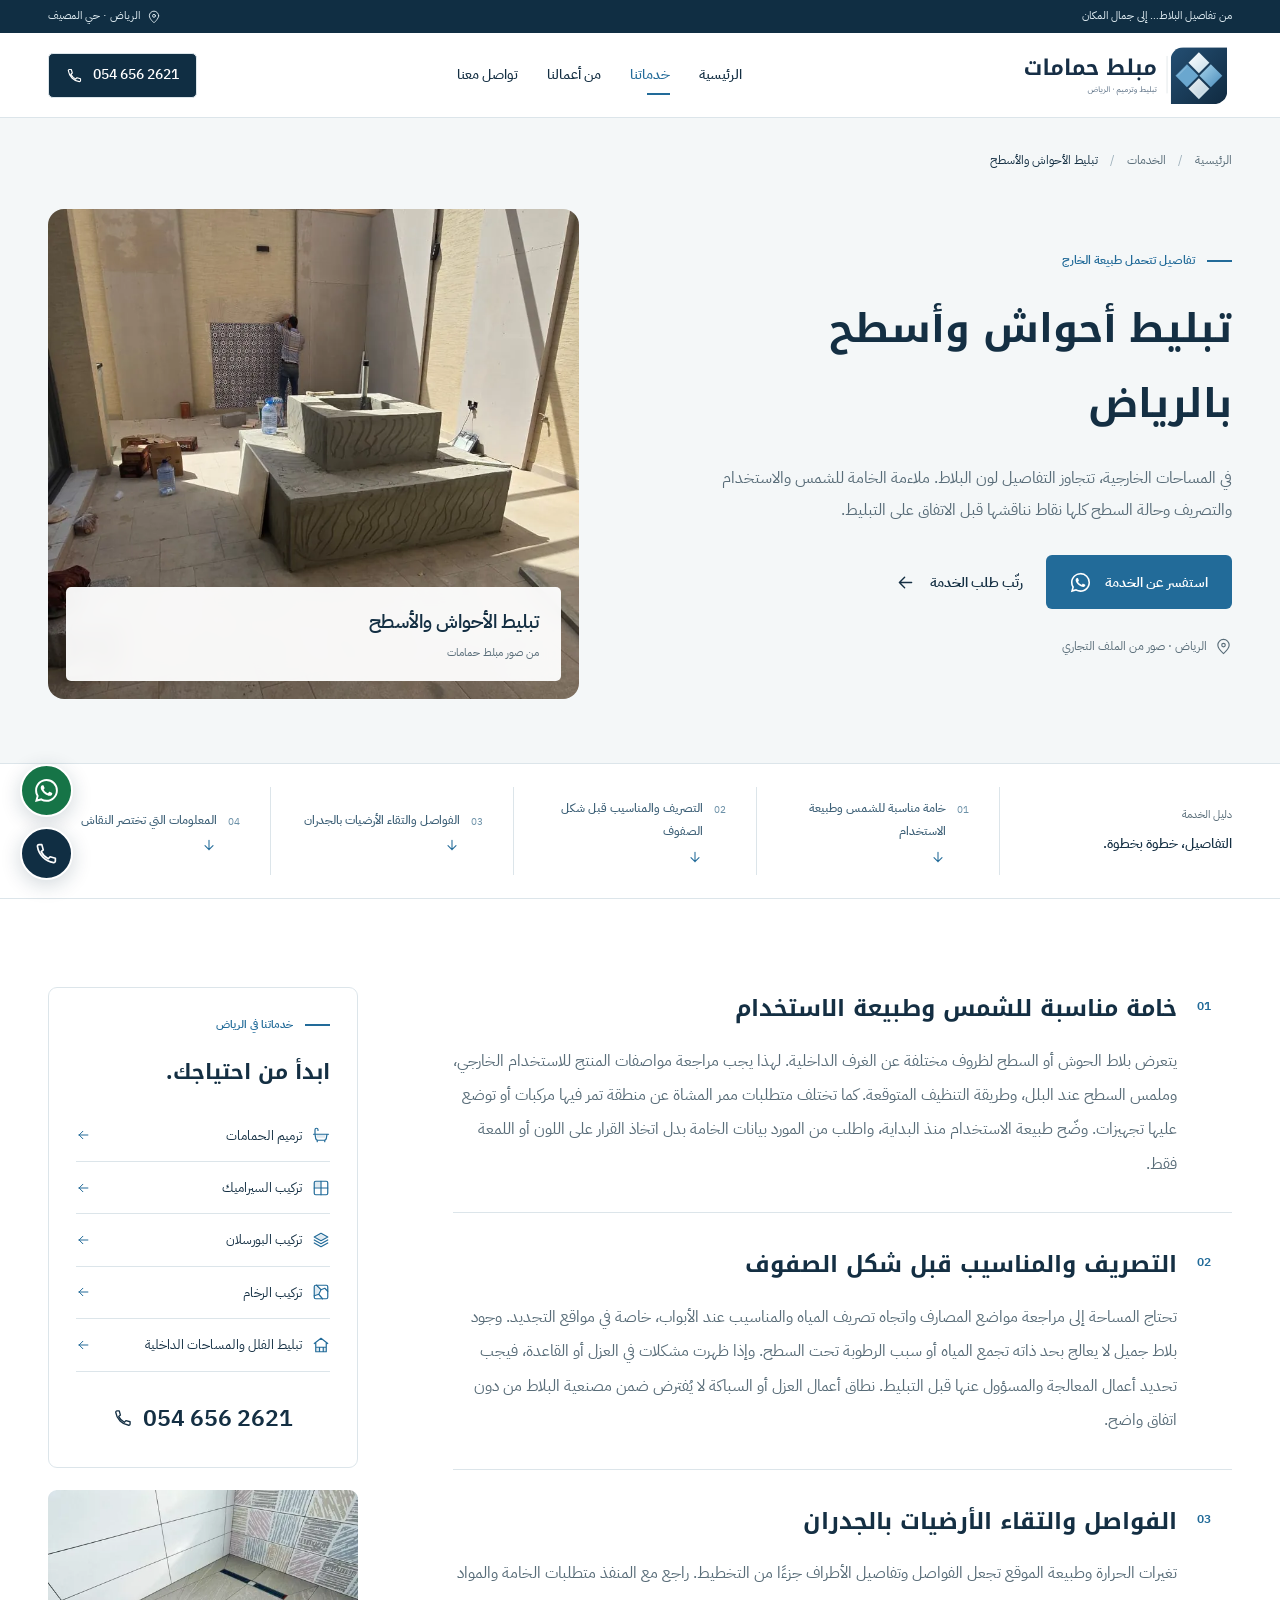
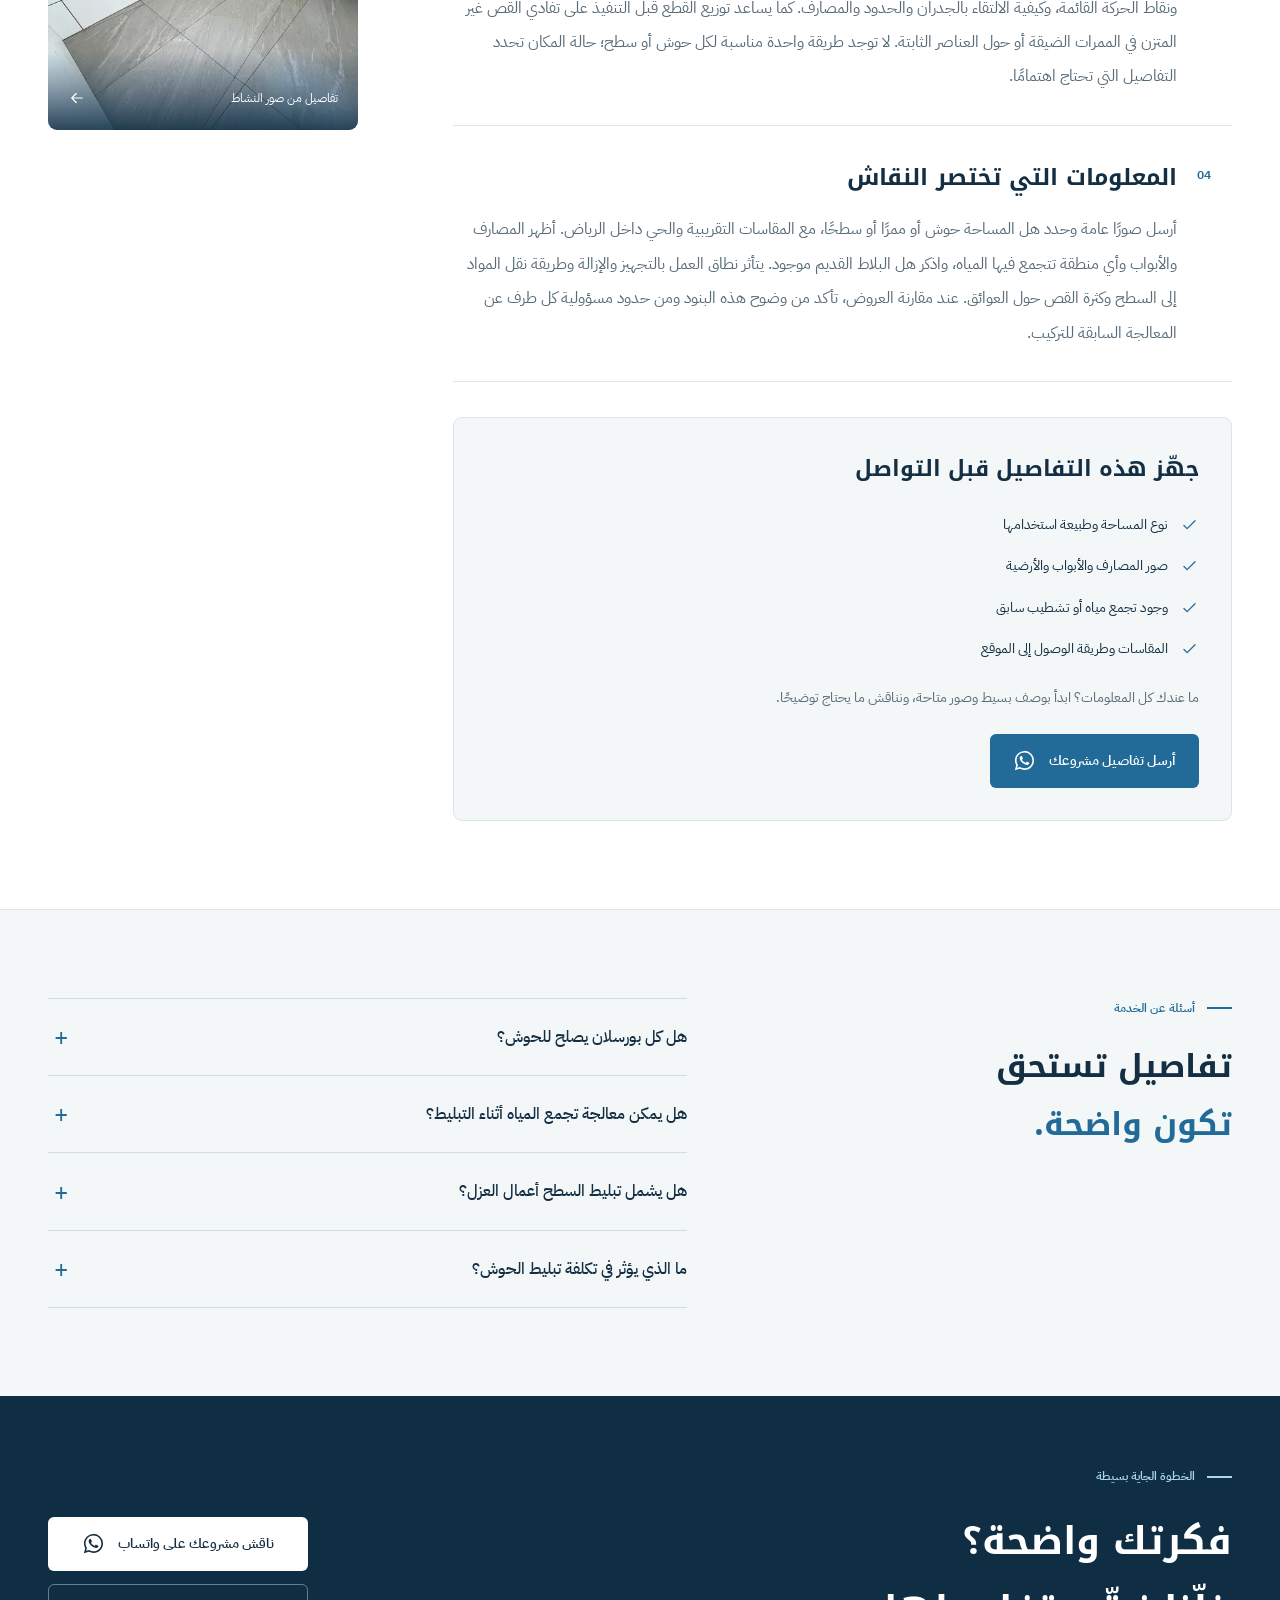
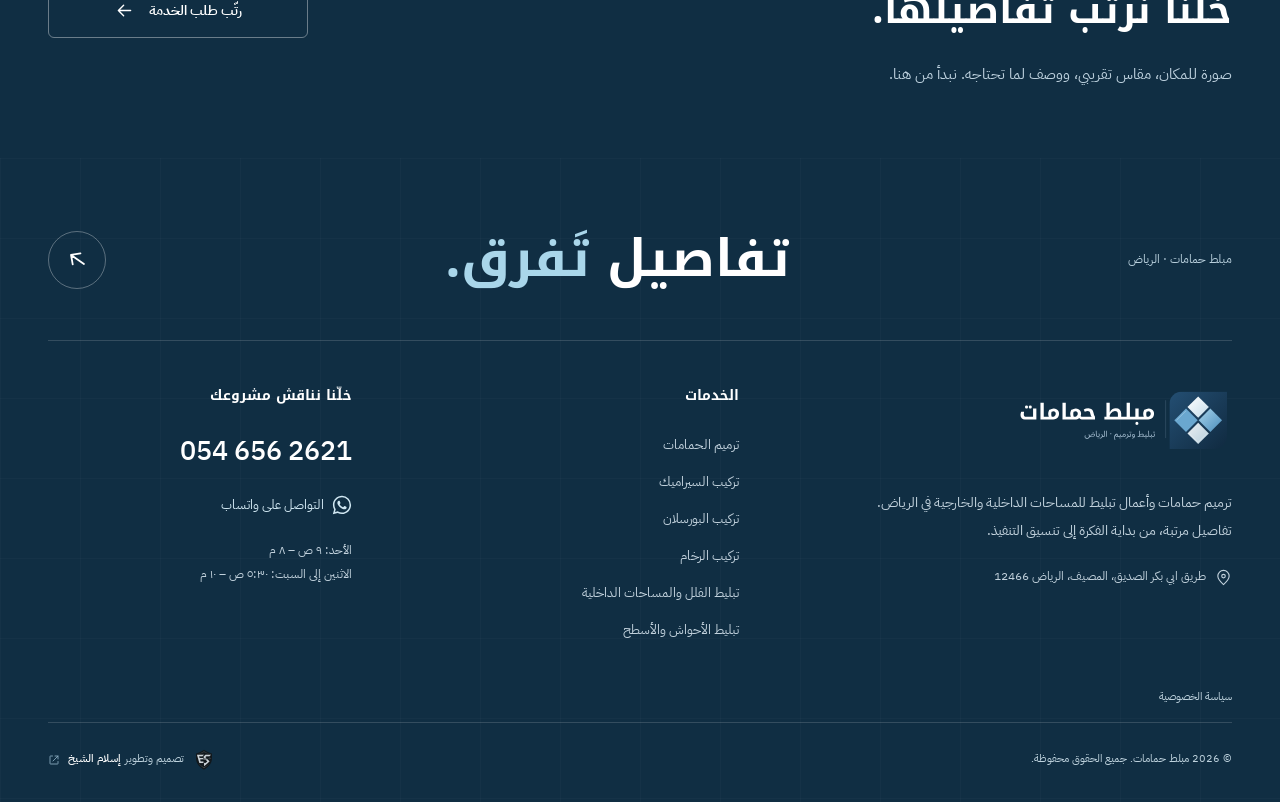
<file: services/outdoor-courtyard-tiling-riyadh/index.html>
<!doctype html>
<html lang="ar-SA" dir="rtl"><head><meta charset="utf-8"><meta name="viewport" content="width=device-width,initial-scale=1,viewport-fit=cover"><meta name="theme-color" content="#142a3e"><title>تبليط أحواش وأسطح بالرياض | مبلط حمامات</title><meta name="description" content="تبليط المساحات الخارجية والأحواش والأسطح في الرياض، مع الاهتمام باختيار الخامة والتصريف والفواصل. تعرف على تفاصيل تجهيز طلب الخدمة وشاهد صور النشاط."><meta name="robots" content="index,follow,max-image-preview:large"><link rel="canonical" href="https://moblet-hamamat.vercel.app/services/outdoor-courtyard-tiling-riyadh/"><link rel="icon" href="../../favicon.svg?v=1df8e3115b" type="image/svg+xml"><link rel="apple-touch-icon" href="../../assets/apple-touch-icon.png?v=1df8e3115b"><link rel="manifest" href="../../site.webmanifest?v=1df8e3115b"><link rel="preload" href="../../assets/fonts/kufi-arabic-700.woff2" as="font" type="font/woff2" crossorigin><link rel="preload" href="../../assets/fonts/plex-arabic-400.woff2" as="font" type="font/woff2" crossorigin><link rel="preload" as="image" href="../../assets/photos/owner-07-960.webp" imagesrcset="../../assets/photos/owner-07-480.webp 480w, ../../assets/photos/owner-07-1440.webp 900w" imagesizes="(max-width: 680px) 100vw, 50vw"><link rel="stylesheet" href="../../assets/site.css?v=1df8e3115b"><link rel="stylesheet" href="../../assets/studio.css?v=1df8e3115b"><script src="../../assets/site.js?v=1df8e3115b" defer></script><meta name="creator" content="المهندس إسلام الشيخ"><meta property="og:type" content="website"><meta property="og:locale" content="ar_SA"><meta property="og:site_name" content="مبلط حمامات"><meta property="og:title" content="تبليط أحواش وأسطح بالرياض | مبلط حمامات"><meta property="og:description" content="تبليط المساحات الخارجية والأحواش والأسطح في الرياض، مع الاهتمام باختيار الخامة والتصريف والفواصل. تعرف على تفاصيل تجهيز طلب الخدمة وشاهد صور النشاط."><meta property="og:url" content="https://moblet-hamamat.vercel.app/services/outdoor-courtyard-tiling-riyadh/"><meta property="og:image" content="https://moblet-hamamat.vercel.app/assets/social-cover-identity.jpg?v=1df8e3115b"><meta property="og:image:width" content="1200"><meta property="og:image:height" content="630"><meta property="og:image:alt" content="شعار مبلط حمامات الهندسي بالأزرق والكحلي مع كتابة عربية وصور من أعمال النشاط"><meta name="twitter:card" content="summary_large_image"><meta name="twitter:title" content="تبليط أحواش وأسطح بالرياض | مبلط حمامات"><meta name="twitter:description" content="تبليط المساحات الخارجية والأحواش والأسطح في الرياض، مع الاهتمام باختيار الخامة والتصريف والفواصل. تعرف على تفاصيل تجهيز طلب الخدمة وشاهد صور النشاط."><meta name="twitter:image" content="https://moblet-hamamat.vercel.app/assets/social-cover-identity.jpg?v=1df8e3115b"><script type="application/ld+json">{"@context":"https://schema.org","@graph":[{"@type":"HomeAndConstructionBusiness","@id":"https://moblet-hamamat.vercel.app/#business","name":"مبلط حمامات","url":"https://moblet-hamamat.vercel.app/","telephone":"+966546562621","description":"ترميم حمامات وتركيب سيراميك وبورسلان ورخام وتبليط مساحات داخلية وخارجية في الرياض.","image":["https://moblet-hamamat.vercel.app/assets/photos/owner-04.webp","https://moblet-hamamat.vercel.app/assets/photos/owner-06.webp","https://moblet-hamamat.vercel.app/assets/photos/owner-07.webp"],"logo":"https://moblet-hamamat.vercel.app/assets/brand-symbol.svg?v=1df8e3115b","address":{"@type":"PostalAddress","streetAddress":"طريق ابي بكر الصديق، المصيف","addressLocality":"الرياض","addressRegion":"منطقة الرياض","postalCode":"12466","addressCountry":"SA"},"geo":{"@type":"GeoCoordinates","latitude":24.7644144,"longitude":46.6927084},"hasMap":"https://maps.app.goo.gl/ACpRdXij8ujAnbGP6?g_st=ac","sameAs":["https://maps.app.goo.gl/ACpRdXij8ujAnbGP6?g_st=ac"],"areaServed":{"@type":"City","name":"الرياض"},"openingHoursSpecification":[{"@type":"OpeningHoursSpecification","dayOfWeek":["Monday","Tuesday","Wednesday","Thursday","Friday","Saturday"],"opens":"05:30","closes":"22:00"},{"@type":"OpeningHoursSpecification","dayOfWeek":"Sunday","opens":"09:00","closes":"20:00"}],"hasOfferCatalog":{"@type":"OfferCatalog","name":"خدمات مبلط حمامات في الرياض","itemListElement":[{"@type":"Offer","itemOffered":{"@type":"Service","@id":"https://moblet-hamamat.vercel.app/services/bathroom-renovation-riyadh/#service","name":"ترميم حمامات بالرياض","url":"https://moblet-hamamat.vercel.app/services/bathroom-renovation-riyadh/"}},{"@type":"Offer","itemOffered":{"@type":"Service","@id":"https://moblet-hamamat.vercel.app/services/ceramic-installation-riyadh/#service","name":"تركيب سيراميك بالرياض","url":"https://moblet-hamamat.vercel.app/services/ceramic-installation-riyadh/"}},{"@type":"Offer","itemOffered":{"@type":"Service","@id":"https://moblet-hamamat.vercel.app/services/porcelain-installation-riyadh/#service","name":"تركيب بورسلان بالرياض","url":"https://moblet-hamamat.vercel.app/services/porcelain-installation-riyadh/"}},{"@type":"Offer","itemOffered":{"@type":"Service","@id":"https://moblet-hamamat.vercel.app/services/marble-installation-riyadh/#service","name":"تركيب رخام بالرياض","url":"https://moblet-hamamat.vercel.app/services/marble-installation-riyadh/"}},{"@type":"Offer","itemOffered":{"@type":"Service","@id":"https://moblet-hamamat.vercel.app/services/villa-floor-tiling-riyadh/#service","name":"تبليط فلل وأرضيات بالرياض","url":"https://moblet-hamamat.vercel.app/services/villa-floor-tiling-riyadh/"}},{"@type":"Offer","itemOffered":{"@type":"Service","@id":"https://moblet-hamamat.vercel.app/services/outdoor-courtyard-tiling-riyadh/#service","name":"تبليط أحواش وأسطح بالرياض","url":"https://moblet-hamamat.vercel.app/services/outdoor-courtyard-tiling-riyadh/"}}]}},{"@type":"WebSite","@id":"https://moblet-hamamat.vercel.app/#website","url":"https://moblet-hamamat.vercel.app/","name":"مبلط حمامات","inLanguage":"ar-SA","publisher":{"@id":"https://moblet-hamamat.vercel.app/#business"},"creator":{"@id":"https://www.eslam-elshikh.com/#person"}},{"@type":"Person","@id":"https://www.eslam-elshikh.com/#person","name":"إسلام الشيخ","url":"https://www.eslam-elshikh.com/"},{"@type":"WebPage","@id":"https://moblet-hamamat.vercel.app/services/outdoor-courtyard-tiling-riyadh/#webpage","url":"https://moblet-hamamat.vercel.app/services/outdoor-courtyard-tiling-riyadh/","name":"تبليط أحواش وأسطح بالرياض | مبلط حمامات","description":"تبليط المساحات الخارجية والأحواش والأسطح في الرياض، مع الاهتمام باختيار الخامة والتصريف والفواصل. تعرف على تفاصيل تجهيز طلب الخدمة وشاهد صور النشاط.","inLanguage":"ar-SA","isPartOf":{"@id":"https://moblet-hamamat.vercel.app/#website"},"about":{"@id":"https://moblet-hamamat.vercel.app/#business"},"primaryImageOfPage":{"@type":"ImageObject","url":"https://moblet-hamamat.vercel.app/assets/photos/owner-07.webp"},"breadcrumb":{"@id":"https://moblet-hamamat.vercel.app/services/outdoor-courtyard-tiling-riyadh/#breadcrumbs"},"mainEntity":{"@id":"https://moblet-hamamat.vercel.app/services/outdoor-courtyard-tiling-riyadh/#service"}},{"@type":"BreadcrumbList","@id":"https://moblet-hamamat.vercel.app/services/outdoor-courtyard-tiling-riyadh/#breadcrumbs","itemListElement":[{"@type":"ListItem","position":1,"name":"الرئيسية","item":"https://moblet-hamamat.vercel.app/"},{"@type":"ListItem","position":2,"name":"الخدمات","item":"https://moblet-hamamat.vercel.app/services/"},{"@type":"ListItem","position":3,"name":"تبليط الأحواش والأسطح","item":"https://moblet-hamamat.vercel.app/services/outdoor-courtyard-tiling-riyadh/"}]},{"@type":"Service","@id":"https://moblet-hamamat.vercel.app/services/outdoor-courtyard-tiling-riyadh/#service","name":"تبليط أحواش وأسطح بالرياض","serviceType":"تبليط الأحواش والأسطح","description":"في المساحات الخارجية، تتجاوز التفاصيل لون البلاط. ملاءمة الخامة للشمس والاستخدام والتصريف وحالة السطح كلها نقاط نناقشها قبل الاتفاق على التبليط.","url":"https://moblet-hamamat.vercel.app/services/outdoor-courtyard-tiling-riyadh/","image":"https://moblet-hamamat.vercel.app/assets/photos/owner-07.webp","provider":{"@id":"https://moblet-hamamat.vercel.app/#business"},"areaServed":{"@type":"City","name":"الرياض"},"mainEntityOfPage":{"@id":"https://moblet-hamamat.vercel.app/services/outdoor-courtyard-tiling-riyadh/#webpage"}}]}</script></head><body data-page="service"><svg class="sprite" xmlns="http://www.w3.org/2000/svg" aria-hidden="true"><symbol id="i-arrow" viewBox="0 0 24 24"><path d="M19 12H5m0 0 6-6m-6 6 6 6"/></symbol><symbol id="i-external" viewBox="0 0 24 24"><path d="M14 4h6v6m0-6L10 14M9 4H5a1 1 0 0 0-1 1v14a1 1 0 0 0 1 1h14a1 1 0 0 0 1-1v-4"/></symbol><symbol id="i-phone" viewBox="0 0 24 24"><path d="M20.5 16.5v2.7a1.5 1.5 0 0 1-1.7 1.5A18.4 18.4 0 0 1 3.3 5.2 1.5 1.5 0 0 1 4.8 3.5h2.7l1.4 5-2 1.8a15 15 0 0 0 6.8 6.8l1.8-2 5 1.4Z"/></symbol><symbol id="i-whatsapp" viewBox="0 0 24 24"><path transform="translate(1 1) scale(1.375)" fill="currentColor" stroke="none" d="M13.601 2.326A7.85 7.85 0 0 0 7.994 0C3.627 0 .068 3.558.064 7.926c0 1.399.366 2.76 1.057 3.965L0 16l4.204-1.102a7.9 7.9 0 0 0 3.79.965h.004c4.368 0 7.926-3.558 7.93-7.93A7.9 7.9 0 0 0 13.6 2.326zM7.994 14.521a6.6 6.6 0 0 1-3.356-.92l-.24-.144-2.494.654.666-2.433-.156-.251a6.56 6.56 0 0 1-1.007-3.505c0-3.626 2.957-6.584 6.591-6.584a6.56 6.56 0 0 1 4.66 1.931 6.56 6.56 0 0 1 1.928 4.66c-.004 3.639-2.961 6.592-6.592 6.592m3.615-4.934c-.197-.099-1.17-.578-1.353-.646-.182-.065-.315-.099-.445.099-.133.197-.513.646-.627.775-.114.133-.232.148-.43.05-.197-.1-.836-.308-1.592-.985-.59-.525-.985-1.175-1.103-1.372-.114-.198-.011-.304.088-.403.087-.088.197-.232.296-.346.1-.114.133-.198.198-.33.065-.134.034-.248-.015-.347-.05-.099-.445-1.076-.612-1.47-.16-.389-.323-.335-.445-.34-.114-.007-.247-.007-.38-.007a.73.73 0 0 0-.529.247c-.182.198-.691.677-.691 1.654s.71 1.916.81 2.049c.098.133 1.394 2.132 3.383 2.992.47.205.84.326 1.129.418.475.152.904.129 1.246.08.38-.058 1.171-.48 1.338-.943.164-.464.164-.86.114-.943-.049-.084-.182-.133-.38-.232"/></symbol><symbol id="i-grid" viewBox="0 0 24 24"><rect x="3" y="3" width="18" height="18" rx="2"/><path d="M3 12h18M12 3v18"/><path class="icon-accent" d="M4 4h7v7H4z" stroke="none"/></symbol><symbol id="i-bath" viewBox="0 0 24 24"><path d="M4 10V5a2 2 0 0 1 4 0v1m-6 5h20M4 11l1 6a3 3 0 0 0 3 2h8a3 3 0 0 0 3-2l1-6M7 19v2m10-2v2"/><path class="icon-accent" d="M6 12h12l-.5 3.5h-11z" stroke="none"/></symbol><symbol id="i-layers" viewBox="0 0 24 24"><path d="m12 3 9 5-9 5-9-5 9-5Zm-9 9 9 5 9-5M3 16l9 5 9-5"/><path class="icon-accent" d="m12 4.5 6.3 3.5-6.3 3.5L5.7 8z" stroke="none"/></symbol><symbol id="i-stone" viewBox="0 0 24 24"><rect x="3" y="3" width="18" height="18" rx="2"/><path d="m6 3 6 6-3 6 5 6m-2-12 5-2 4 4M9 15l-6 2"/><path class="icon-accent" d="m4 4 6 5-2 6-4 1z" stroke="none"/></symbol><symbol id="i-home" viewBox="0 0 24 24"><path d="m3 10 9-7 9 7M5 9v12h14V9M5 15h14m-9 0v6m5-6v6"/><path class="icon-accent" d="M6 16h3v4H6zm10 0h2v4h-2z" stroke="none"/></symbol><symbol id="i-sun" viewBox="0 0 24 24"><circle cx="15.5" cy="6.5" r="2.5"/><path d="M15.5 1v1m0 9v1M10 6.5H9m13 0h-1m-9.4-3.9-.7-.7m8.5 8.5.7.7m-1.4-8.5.7-.7M2 21l4-7h12l4 7H2Zm2-3h16M10 14l-1 7m5-7 1 7"/></symbol><symbol id="i-pin" viewBox="0 0 24 24"><path d="M20 10c0 5-8 12-8 12S4 15 4 10a8 8 0 1 1 16 0Z"/><circle cx="12" cy="10" r="2.5"/></symbol><symbol id="i-check" viewBox="0 0 24 24"><path d="m5 12 4 4L19 6"/></symbol><symbol id="i-clock" viewBox="0 0 24 24"><circle cx="12" cy="12" r="9"/><path d="M12 7v5l3 2"/></symbol><symbol id="i-zoom" viewBox="0 0 24 24"><circle cx="10" cy="10" r="6"/><path d="m15 15 6 6M10 7v6m-3-3h6"/></symbol><symbol id="i-close" viewBox="0 0 24 24"><path d="m6 6 12 12M6 18 18 6"/></symbol><symbol id="i-menu" viewBox="0 0 24 24"><path d="M4 7h16M4 12h16M4 17h16"/></symbol><symbol id="i-spark" viewBox="0 0 24 24"><path d="m12 2 2.7 7.3L22 12l-7.3 2.7L12 22l-2.7-7.3L2 12l7.3-2.7L12 2Z"/></symbol></svg><a class="skip" href="#main">انتقل إلى المحتوى</a>
    <div class="topbar"><div class="container topbar-inner"><span>من تفاصيل البلاط… إلى جمال المكان</span><a href="https://maps.app.goo.gl/ACpRdXij8ujAnbGP6?g_st=ac" target="_blank" rel="noopener noreferrer"><svg class="icon" viewBox="0 0 24 24" aria-hidden="true"><use href="#i-pin"/></svg>الرياض · حي المصيف</a></div></div>
    <header class="header"><div class="container header-inner"><a href="../../" class="brand" aria-label="مبلط حمامات، الرئيسية"><img class="brand-lockup" src="../../assets/brand-lockup.svg?v=1df8e3115b" alt="مبلط حمامات — تبليط وترميم في الرياض" width="340" height="106"></a><nav class="desktop-nav" aria-label="التنقل الرئيسي"><a href="../../">الرئيسية</a><a href="../../services/" aria-current="page">خدماتنا</a><a href="../../projects/">من أعمالنا</a><a href="../../contact/">تواصل معنا</a></nav><a class="header-phone" href="tel:+966546562621"><svg class="icon" viewBox="0 0 24 24" aria-hidden="true"><use href="#i-phone"/></svg><bdi>054 656 2621</bdi></a><details class="mobile-nav"><summary aria-label="فتح قائمة التنقل"><svg class="icon" viewBox="0 0 24 24" aria-hidden="true"><use href="#i-menu"/></svg></summary><nav aria-label="تنقل الجوال"><a href="../../">الرئيسية</a><a href="../../services/" aria-current="page">خدماتنا</a><a href="../../projects/">من أعمالنا</a><a href="../../contact/">تواصل معنا</a><a href="tel:+966546562621">اتصل بنا <bdi>054 656 2621</bdi></a></nav></details></div></header><main id="main"><section class="service-hero"><div class="container"><nav class="breadcrumbs" aria-label="مسار التنقل"><a href="../../">الرئيسية</a><span aria-hidden="true">/</span><a href="../../services/">الخدمات</a><span aria-hidden="true">/</span><span aria-current="page">تبليط الأحواش والأسطح</span></nav><div class="service-hero-grid"><div><span class="eyebrow">تفاصيل تتحمل طبيعة الخارج</span><h1>تبليط أحواش وأسطح بالرياض</h1><p class="hero-lead">في المساحات الخارجية، تتجاوز التفاصيل لون البلاط. ملاءمة الخامة للشمس والاستخدام والتصريف وحالة السطح كلها نقاط نناقشها قبل الاتفاق على التبليط.</p><div class="hero-actions"><a class="btn btn-primary" href="https://wa.me/966546562621" target="_blank" rel="noopener noreferrer">استفسر عن الخدمة<svg class="icon" viewBox="0 0 24 24" aria-hidden="true"><use href="#i-whatsapp"/></svg></a><a class="btn btn-text" href="../../contact/?service=outdoor-courtyard-tiling-riyadh#request-form">رتّب طلب الخدمة<svg class="icon" viewBox="0 0 24 24" aria-hidden="true"><use href="#i-arrow"/></svg></a></div><div class="service-micro"><svg class="icon" viewBox="0 0 24 24" aria-hidden="true"><use href="#i-pin"/></svg>الرياض · صور من الملف التجاري</div></div><div class="service-image"><img class="" src="../../assets/photos/owner-07-960.webp" srcset="../../assets/photos/owner-07-480.webp 480w, ../../assets/photos/owner-07-1440.webp 900w" sizes="(max-width: 680px) 100vw, 50vw" width="900" height="1600" alt="أرضية مساحة خارجية وأعمال تبليط حول حوض من صور المالك" fetchpriority="high" loading="eager" decoding="async"><span>تبليط الأحواش والأسطح<small>من صور مبلط حمامات</small></span></div></div></div></section><nav class="service-outline" aria-label="دليل محتوى الخدمة"><div class="container service-outline-inner"><div><span>دليل الخدمة</span><strong>التفاصيل، خطوة بخطوة.</strong></div><a href="#service-section-1"><span aria-hidden="true">01</span><b>خامة مناسبة للشمس وطبيعة الاستخدام</b><svg class="icon" viewBox="0 0 24 24" aria-hidden="true"><use href="#i-arrow"/></svg></a><a href="#service-section-2"><span aria-hidden="true">02</span><b>التصريف والمناسيب قبل شكل الصفوف</b><svg class="icon" viewBox="0 0 24 24" aria-hidden="true"><use href="#i-arrow"/></svg></a><a href="#service-section-3"><span aria-hidden="true">03</span><b>الفواصل والتقاء الأرضيات بالجدران</b><svg class="icon" viewBox="0 0 24 24" aria-hidden="true"><use href="#i-arrow"/></svg></a><a href="#service-section-4"><span aria-hidden="true">04</span><b>المعلومات التي تختصر النقاش</b><svg class="icon" viewBox="0 0 24 24" aria-hidden="true"><use href="#i-arrow"/></svg></a></div></nav><section class="section article-wrap"><div class="container article-grid"><article><section class="article-section" id="service-section-1"><span class="article-no">01</span><div><h2>خامة مناسبة للشمس وطبيعة الاستخدام</h2><p>يتعرض بلاط الحوش أو السطح لظروف مختلفة عن الغرف الداخلية. لهذا يجب مراجعة مواصفات المنتج للاستخدام الخارجي، وملمس السطح عند البلل، وطريقة التنظيف المتوقعة. كما تختلف متطلبات ممر المشاة عن منطقة تمر فيها مركبات أو توضع عليها تجهيزات. وضّح طبيعة الاستخدام منذ البداية، واطلب من المورد بيانات الخامة بدل اتخاذ القرار على اللون أو اللمعة فقط.</p></div></section><section class="article-section" id="service-section-2"><span class="article-no">02</span><div><h2>التصريف والمناسيب قبل شكل الصفوف</h2><p>تحتاج المساحة إلى مراجعة مواضع المصارف واتجاه تصريف المياه والمناسيب عند الأبواب، خاصة في مواقع التجديد. وجود بلاط جميل لا يعالج بحد ذاته تجمع المياه أو سبب الرطوبة تحت السطح. وإذا ظهرت مشكلات في العزل أو القاعدة، فيجب تحديد أعمال المعالجة والمسؤول عنها قبل التبليط. نطاق أعمال العزل أو السباكة لا يُفترض ضمن مصنعية البلاط من دون اتفاق واضح.</p></div></section><section class="article-section" id="service-section-3"><span class="article-no">03</span><div><h2>الفواصل والتقاء الأرضيات بالجدران</h2><p>تغيرات الحرارة وطبيعة الموقع تجعل الفواصل وتفاصيل الأطراف جزءًا من التخطيط. راجع مع المنفذ متطلبات الخامة والمواد ونقاط الحركة القائمة، وكيفية الالتقاء بالجدران والحدود والمصارف. كما يساعد توزيع القطع قبل التنفيذ على تفادي القص غير المتزن في الممرات الضيقة أو حول العناصر الثابتة. لا توجد طريقة واحدة مناسبة لكل حوش أو سطح؛ حالة المكان تحدد التفاصيل التي تحتاج اهتمامًا.</p></div></section><section class="article-section" id="service-section-4"><span class="article-no">04</span><div><h2>المعلومات التي تختصر النقاش</h2><p>أرسل صورًا عامة وحدد هل المساحة حوش أو ممرًا أو سطحًا، مع المقاسات التقريبية والحي داخل الرياض. أظهر المصارف والأبواب وأي منطقة تتجمع فيها المياه، واذكر هل البلاط القديم موجود. يتأثر نطاق العمل بالتجهيز والإزالة وطريقة نقل المواد إلى السطح وكثرة القص حول العوائق. عند مقارنة العروض، تأكد من وضوح هذه البنود ومن حدود مسؤولية كل طرف عن المعالجة السابقة للتركيب.</p></div></section><section class="service-checklist"><h2>جهّز هذه التفاصيل قبل التواصل</h2><ul><li><svg class="icon" viewBox="0 0 24 24" aria-hidden="true"><use href="#i-check"/></svg>نوع المساحة وطبيعة استخدامها</li><li><svg class="icon" viewBox="0 0 24 24" aria-hidden="true"><use href="#i-check"/></svg>صور المصارف والأبواب والأرضية</li><li><svg class="icon" viewBox="0 0 24 24" aria-hidden="true"><use href="#i-check"/></svg>وجود تجمع مياه أو تشطيب سابق</li><li><svg class="icon" viewBox="0 0 24 24" aria-hidden="true"><use href="#i-check"/></svg>المقاسات وطريقة الوصول إلى الموقع</li></ul><p>ما عندك كل المعلومات؟ ابدأ بوصف بسيط وصور متاحة، ونناقش ما يحتاج توضيحًا.</p><a class="btn btn-primary" href="https://wa.me/966546562621" target="_blank" rel="noopener noreferrer">أرسل تفاصيل مشروعك<svg class="icon" viewBox="0 0 24 24" aria-hidden="true"><use href="#i-whatsapp"/></svg></a></section></article><aside class="service-sidebar"><div class="sidebar-card"><span class="eyebrow">خدماتنا في الرياض</span><h2>ابدأ من احتياجك.</h2><nav aria-label="خدمات مرتبطة"><a href="../../services/bathroom-renovation-riyadh/"><svg class="icon" viewBox="0 0 24 24" aria-hidden="true"><use href="#i-bath"/></svg><span>ترميم الحمامات</span><svg class="icon" viewBox="0 0 24 24" aria-hidden="true"><use href="#i-arrow"/></svg></a><a href="../../services/ceramic-installation-riyadh/"><svg class="icon" viewBox="0 0 24 24" aria-hidden="true"><use href="#i-grid"/></svg><span>تركيب السيراميك</span><svg class="icon" viewBox="0 0 24 24" aria-hidden="true"><use href="#i-arrow"/></svg></a><a href="../../services/porcelain-installation-riyadh/"><svg class="icon" viewBox="0 0 24 24" aria-hidden="true"><use href="#i-layers"/></svg><span>تركيب البورسلان</span><svg class="icon" viewBox="0 0 24 24" aria-hidden="true"><use href="#i-arrow"/></svg></a><a href="../../services/marble-installation-riyadh/"><svg class="icon" viewBox="0 0 24 24" aria-hidden="true"><use href="#i-stone"/></svg><span>تركيب الرخام</span><svg class="icon" viewBox="0 0 24 24" aria-hidden="true"><use href="#i-arrow"/></svg></a><a href="../../services/villa-floor-tiling-riyadh/"><svg class="icon" viewBox="0 0 24 24" aria-hidden="true"><use href="#i-home"/></svg><span>تبليط الفلل والمساحات الداخلية</span><svg class="icon" viewBox="0 0 24 24" aria-hidden="true"><use href="#i-arrow"/></svg></a></nav><a class="sidebar-call" href="tel:+966546562621"><svg class="icon" viewBox="0 0 24 24" aria-hidden="true"><use href="#i-phone"/></svg><bdi>054 656 2621</bdi></a></div><a class="sidebar-photo" href="../../projects/"><img class="" src="../../assets/photos/owner-06-960.webp" srcset="../../assets/photos/owner-06-480.webp 480w, ../../assets/photos/owner-06-960.webp 960w, ../../assets/photos/owner-06-1440.webp 1080w" sizes="320px" width="1080" height="1350" alt="تفاصيل أرضية حمام ومصرف خطي وجدار ببلاط متنوع من صور المالك" loading="lazy" decoding="async"><span>تفاصيل من صور النشاط <svg class="icon" viewBox="0 0 24 24" aria-hidden="true"><use href="#i-arrow"/></svg></span></a></aside></div></section><section class="section faq-section"><div class="container faq-grid"><div><span class="eyebrow">أسئلة عن الخدمة</span><h2>تفاصيل تستحق<br><em>تكون واضحة.</em></h2></div><div class="faq-list"><details><summary>هل كل بورسلان يصلح للحوش؟<span aria-hidden="true">+</span></summary><p>لا يكفي اسم البورسلان وحده. يجب التحقق من مواصفات المنتج للاستخدام الخارجي وملمسه ومتطلبات تركيبه بحسب ظروف الموقع.</p></details><details><summary>هل يمكن معالجة تجمع المياه أثناء التبليط؟<span aria-hidden="true">+</span></summary><p>تحتاج المشكلة إلى مراجعة أسبابها وحالة المناسيب والمصارف والقاعدة. قد تتطلب أعمالًا سابقة للتركيب تُحدد ضمن نطاق واضح.</p></details><details><summary>هل يشمل تبليط السطح أعمال العزل؟<span aria-hidden="true">+</span></summary><p>العزل بند مستقل يحتاج تحديد المواد والمسؤولية وطريقة التنسيق قبل التبليط. لا يُفترض شمولُه تلقائيًا في عرض مصنعية البلاط.</p></details><details><summary>ما الذي يؤثر في تكلفة تبليط الحوش؟<span aria-hidden="true">+</span></summary><p>المساحة والخامة وحالة القاعدة والإزالة والقص والمصارف والوصول للموقع، بالإضافة إلى الأعمال الإضافية التي يتفق عليها قبل التنفيذ.</p></details></div></div></section><section class="cta-section"><div class="container cta-inner"><div><span class="eyebrow">الخطوة الجاية بسيطة</span><h2>فكرتك واضحة؟<br>خلّنا نرتّب تفاصيلها.</h2><p>صورة للمكان، مقاس تقريبي، ووصف لما تحتاجه. نبدأ من هنا.</p></div><div class="cta-actions"><a class="btn btn-cream" href="https://wa.me/966546562621" target="_blank" rel="noopener noreferrer">ناقش مشروعك على واتساب<svg class="icon" viewBox="0 0 24 24" aria-hidden="true"><use href="#i-whatsapp"/></svg></a><a class="btn btn-outline-light" href="../../contact/?service=outdoor-courtyard-tiling-riyadh#request-form">رتّب طلب الخدمة<svg class="icon" viewBox="0 0 24 24" aria-hidden="true"><use href="#i-arrow"/></svg></a></div></div></section></main><footer class="footer"><div class="container"><div class="footer-slogan"><span>مبلط حمامات · الرياض</span><p>تفاصيل <em>تَفرق.</em></p><a href="../../contact/" class="footer-start" aria-label="ابدأ مشروعك، تواصل معنا"><svg class="icon" viewBox="0 0 24 24" aria-hidden="true"><use href="#i-arrow"/></svg></a></div><div class="footer-grid"><div class="footer-about"><a class="brand" href="../../"><img class="brand-lockup" src="../../assets/brand-lockup-inverse.svg?v=1df8e3115b" alt="مبلط حمامات — تبليط وترميم في الرياض" width="340" height="106"></a><p>ترميم حمامات وأعمال تبليط للمساحات الداخلية والخارجية في الرياض. تفاصيل مرتبة، من بداية الفكرة إلى تنسيق التنفيذ.</p><a class="footer-map" href="https://maps.app.goo.gl/ACpRdXij8ujAnbGP6?g_st=ac" target="_blank" rel="noopener noreferrer"><svg class="icon" viewBox="0 0 24 24" aria-hidden="true"><use href="#i-pin"/></svg>طريق ابي بكر الصديق، المصيف، الرياض 12466</a></div><div><h2>الخدمات</h2><div class="footer-links"><a href="../../services/bathroom-renovation-riyadh/">ترميم الحمامات</a><a href="../../services/ceramic-installation-riyadh/">تركيب السيراميك</a><a href="../../services/porcelain-installation-riyadh/">تركيب البورسلان</a><a href="../../services/marble-installation-riyadh/">تركيب الرخام</a><a href="../../services/villa-floor-tiling-riyadh/">تبليط الفلل والمساحات الداخلية</a><a href="../../services/outdoor-courtyard-tiling-riyadh/">تبليط الأحواش والأسطح</a></div></div><div><h2>خلّنا نناقش مشروعك</h2><a class="footer-number" href="tel:+966546562621"><bdi>054 656 2621</bdi></a><a class="footer-wa" href="https://wa.me/966546562621" target="_blank" rel="noopener noreferrer"><svg class="icon" viewBox="0 0 24 24" aria-hidden="true"><use href="#i-whatsapp"/></svg>التواصل على واتساب</a><p class="footer-hours">الأحد: ٩ ص – ٨ م<br>الاثنين إلى السبت: ٥:٣٠ ص – ١٠ م</p></div></div><a class="footer-privacy" href="../../privacy/">سياسة الخصوصية</a><div class="footer-bottom"><p>© 2026 مبلط حمامات<span class="rights-long">. جميع الحقوق محفوظة.</span></p><a class="developer" data-eslam-signature="v1" href="https://www.eslam-elshikh.com/" target="_blank" rel="noopener noreferrer" aria-label="تصميم وتطوير المهندس إسلام الشيخ، يفتح في تبويب جديد"><img src="../../assets/developer.webp" width="32" height="32" alt="" loading="lazy"><span>تصميم وتطوير <strong>إسلام الشيخ</strong></span><svg class="icon" viewBox="0 0 24 24" aria-hidden="true"><use href="#i-external"/></svg></a></div></div></footer><div class="floating-contact" role="group" aria-label="التواصل السريع"><a class="float-wa" href="https://wa.me/966546562621" target="_blank" rel="noopener noreferrer" aria-label="تواصل عبر واتساب"><svg class="icon" viewBox="0 0 24 24" aria-hidden="true"><use href="#i-whatsapp"/></svg><span class="float-label" aria-hidden="true">واتساب</span></a><a class="float-phone" href="tel:+966546562621" aria-label="اتصل على 0546562621"><svg class="icon" viewBox="0 0 24 24" aria-hidden="true"><use href="#i-phone"/></svg><span class="float-label" aria-hidden="true">اتصال</span></a></div><dialog class="lightbox" aria-labelledby="lightbox-caption"><button class="lightbox-close" type="button" aria-label="إغلاق الصورة"><svg class="icon" viewBox="0 0 24 24" aria-hidden="true"><use href="#i-close"/></svg></button><figure><img width="960" height="1280" alt=""><figcaption class="lightbox-toolbar"><button type="button" class="lightbox-prev" aria-label="الصورة السابقة"><svg class="icon" viewBox="0 0 24 24" aria-hidden="true"><use href="#i-arrow"/></svg></button><div><p id="lightbox-caption"></p><span class="lightbox-position" role="status" aria-live="polite"></span></div><button type="button" class="lightbox-next" aria-label="الصورة التالية"><svg class="icon" viewBox="0 0 24 24" aria-hidden="true"><use href="#i-arrow"/></svg></button></figcaption></figure></dialog></body></html>
</file>
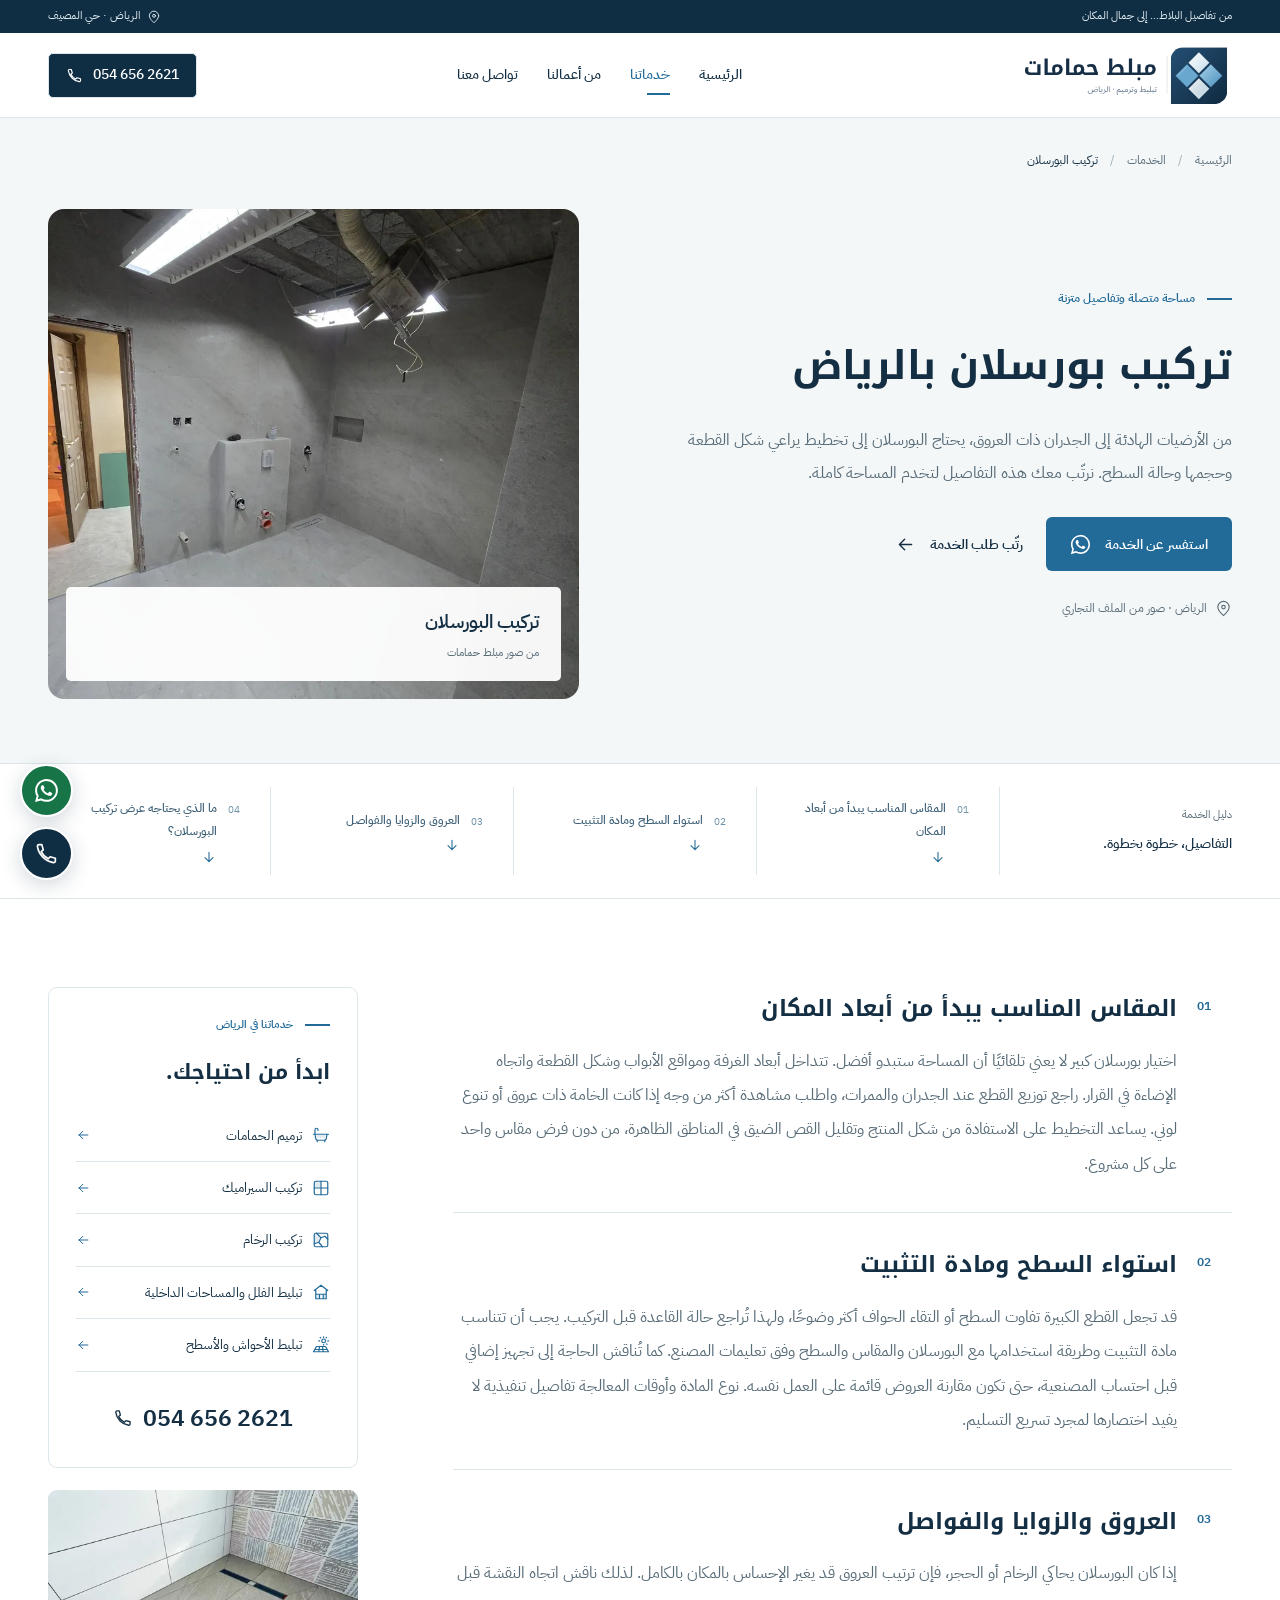
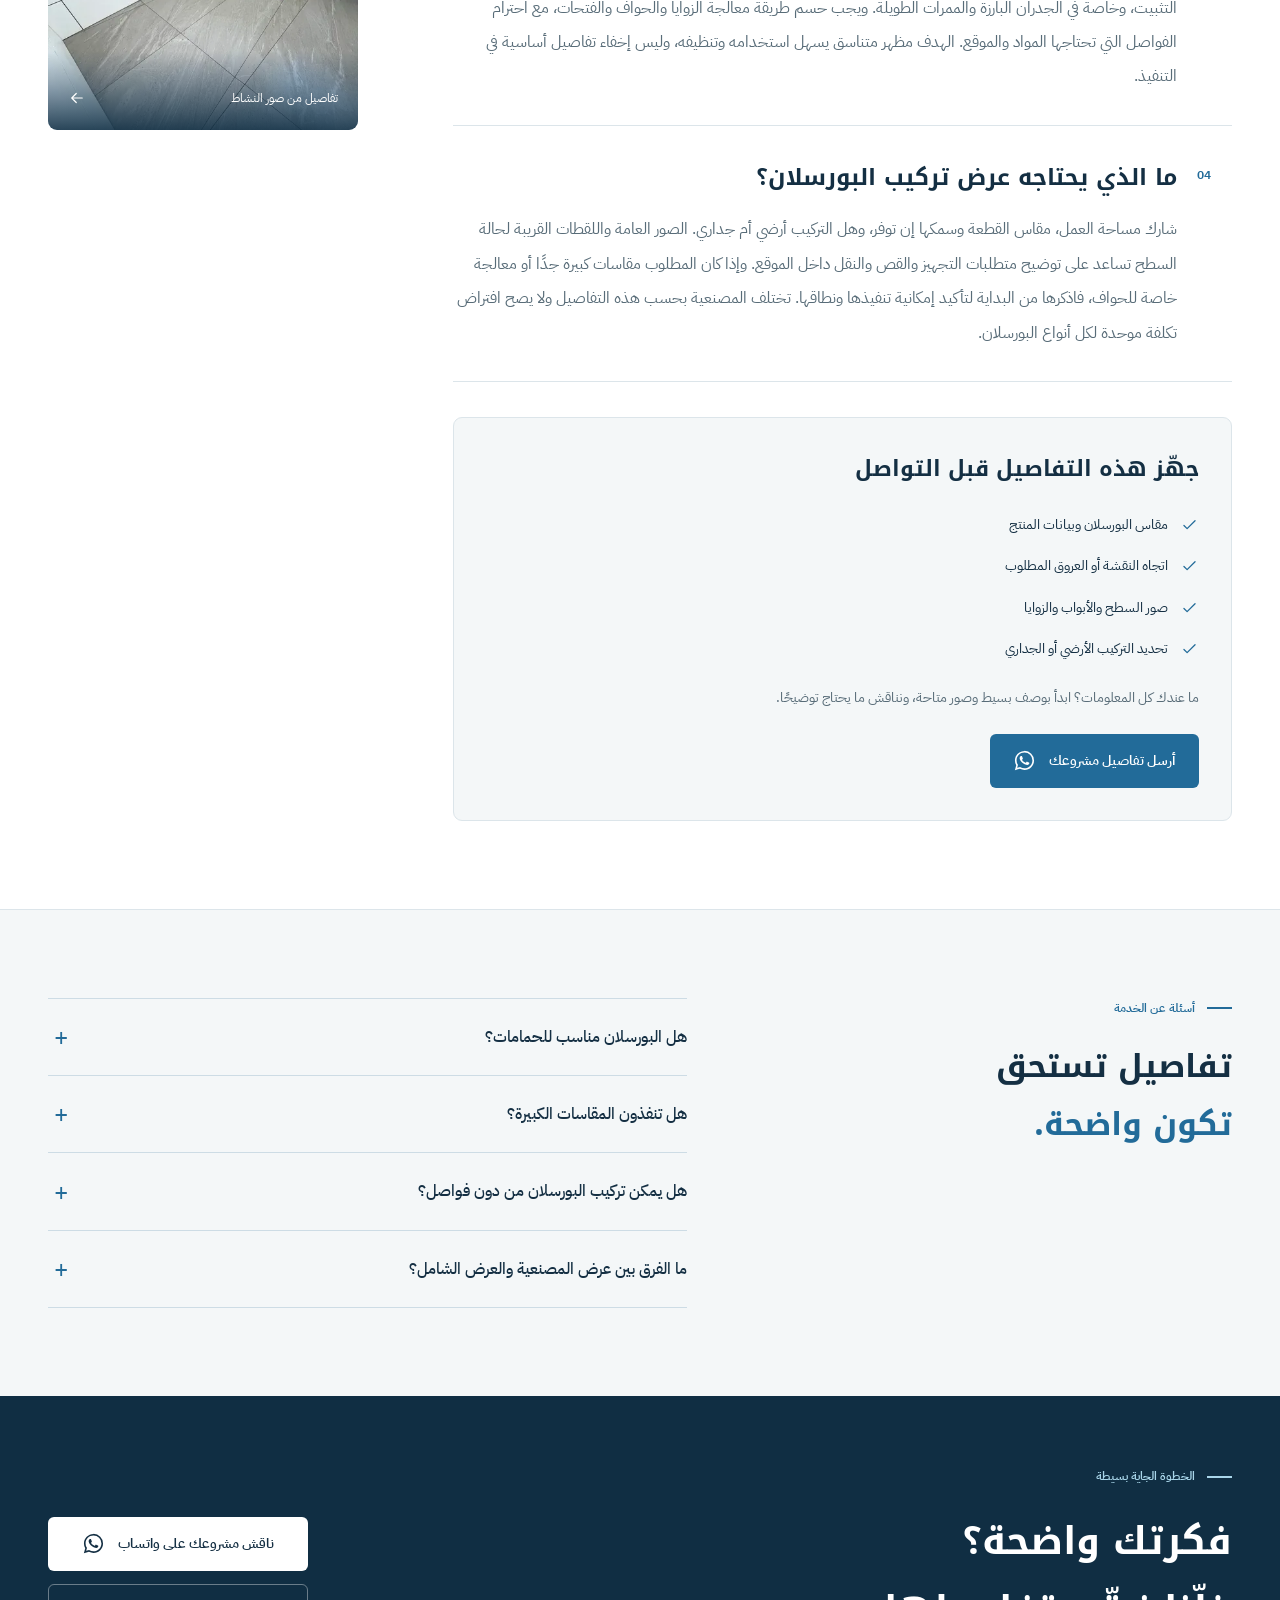
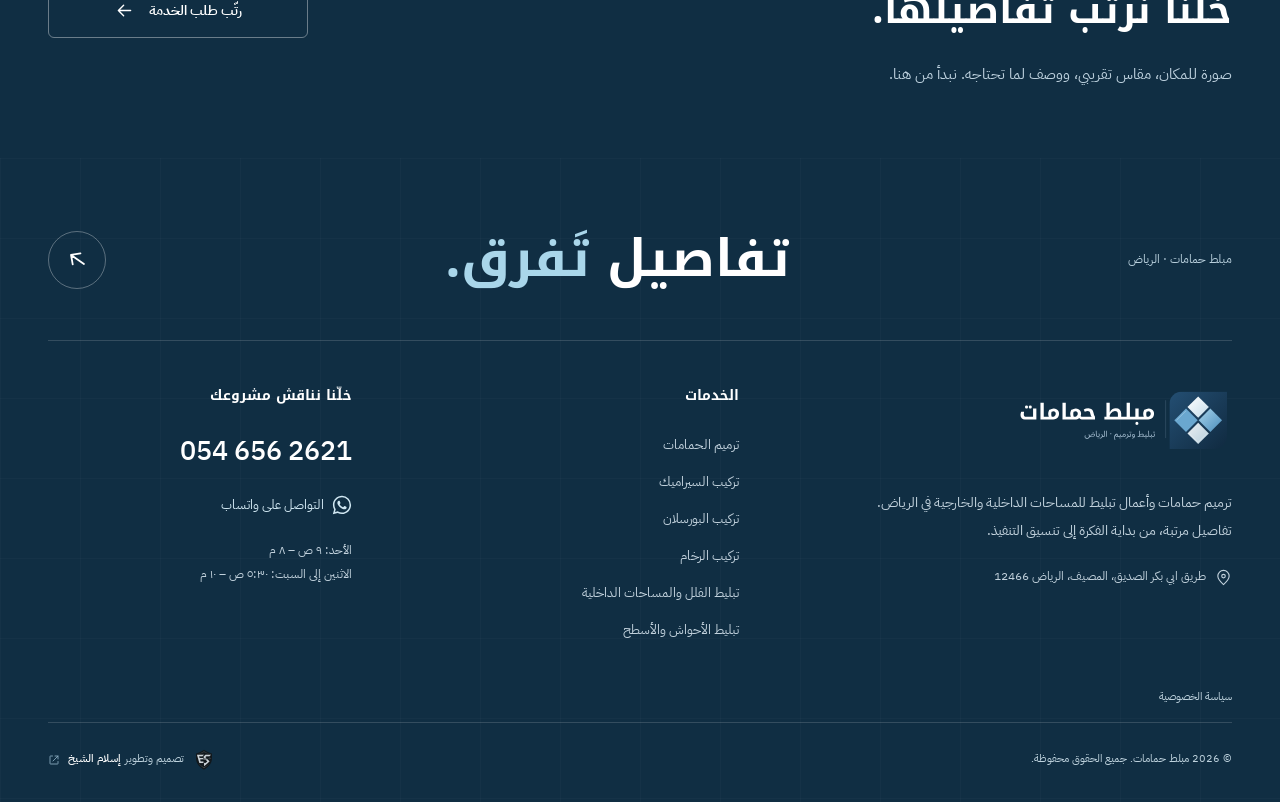
<file: services/porcelain-installation-riyadh/index.html>
<!doctype html>
<html lang="ar-SA" dir="rtl"><head><meta charset="utf-8"><meta name="viewport" content="width=device-width,initial-scale=1,viewport-fit=cover"><meta name="theme-color" content="#142a3e"><title>تركيب بورسلان بالرياض | مبلط حمامات</title><meta name="description" content="تركيب بورسلان للحمامات والفلل والمساحات الداخلية في الرياض. تفاصيل اختيار المقاس، استواء السطح، توزيع العروق والفواصل والقص، مع صور من الملف التجاري."><meta name="robots" content="index,follow,max-image-preview:large"><link rel="canonical" href="https://moblet-hamamat.vercel.app/services/porcelain-installation-riyadh/"><link rel="icon" href="../../favicon.svg?v=1df8e3115b" type="image/svg+xml"><link rel="apple-touch-icon" href="../../assets/apple-touch-icon.png?v=1df8e3115b"><link rel="manifest" href="../../site.webmanifest?v=1df8e3115b"><link rel="preload" href="../../assets/fonts/kufi-arabic-700.woff2" as="font" type="font/woff2" crossorigin><link rel="preload" href="../../assets/fonts/plex-arabic-400.woff2" as="font" type="font/woff2" crossorigin><link rel="preload" as="image" href="../../assets/photos/owner-10-960.webp" imagesrcset="../../assets/photos/owner-10-480.webp 480w, ../../assets/photos/owner-10-960.webp 960w, ../../assets/photos/owner-10-1440.webp 1440w" imagesizes="(max-width: 680px) 100vw, 50vw"><link rel="stylesheet" href="../../assets/site.css?v=1df8e3115b"><link rel="stylesheet" href="../../assets/studio.css?v=1df8e3115b"><script src="../../assets/site.js?v=1df8e3115b" defer></script><meta name="creator" content="المهندس إسلام الشيخ"><meta property="og:type" content="website"><meta property="og:locale" content="ar_SA"><meta property="og:site_name" content="مبلط حمامات"><meta property="og:title" content="تركيب بورسلان بالرياض | مبلط حمامات"><meta property="og:description" content="تركيب بورسلان للحمامات والفلل والمساحات الداخلية في الرياض. تفاصيل اختيار المقاس، استواء السطح، توزيع العروق والفواصل والقص، مع صور من الملف التجاري."><meta property="og:url" content="https://moblet-hamamat.vercel.app/services/porcelain-installation-riyadh/"><meta property="og:image" content="https://moblet-hamamat.vercel.app/assets/social-cover-identity.jpg?v=1df8e3115b"><meta property="og:image:width" content="1200"><meta property="og:image:height" content="630"><meta property="og:image:alt" content="شعار مبلط حمامات الهندسي بالأزرق والكحلي مع كتابة عربية وصور من أعمال النشاط"><meta name="twitter:card" content="summary_large_image"><meta name="twitter:title" content="تركيب بورسلان بالرياض | مبلط حمامات"><meta name="twitter:description" content="تركيب بورسلان للحمامات والفلل والمساحات الداخلية في الرياض. تفاصيل اختيار المقاس، استواء السطح، توزيع العروق والفواصل والقص، مع صور من الملف التجاري."><meta name="twitter:image" content="https://moblet-hamamat.vercel.app/assets/social-cover-identity.jpg?v=1df8e3115b"><script type="application/ld+json">{"@context":"https://schema.org","@graph":[{"@type":"HomeAndConstructionBusiness","@id":"https://moblet-hamamat.vercel.app/#business","name":"مبلط حمامات","url":"https://moblet-hamamat.vercel.app/","telephone":"+966546562621","description":"ترميم حمامات وتركيب سيراميك وبورسلان ورخام وتبليط مساحات داخلية وخارجية في الرياض.","image":["https://moblet-hamamat.vercel.app/assets/photos/owner-04.webp","https://moblet-hamamat.vercel.app/assets/photos/owner-06.webp","https://moblet-hamamat.vercel.app/assets/photos/owner-07.webp"],"logo":"https://moblet-hamamat.vercel.app/assets/brand-symbol.svg?v=1df8e3115b","address":{"@type":"PostalAddress","streetAddress":"طريق ابي بكر الصديق، المصيف","addressLocality":"الرياض","addressRegion":"منطقة الرياض","postalCode":"12466","addressCountry":"SA"},"geo":{"@type":"GeoCoordinates","latitude":24.7644144,"longitude":46.6927084},"hasMap":"https://maps.app.goo.gl/ACpRdXij8ujAnbGP6?g_st=ac","sameAs":["https://maps.app.goo.gl/ACpRdXij8ujAnbGP6?g_st=ac"],"areaServed":{"@type":"City","name":"الرياض"},"openingHoursSpecification":[{"@type":"OpeningHoursSpecification","dayOfWeek":["Monday","Tuesday","Wednesday","Thursday","Friday","Saturday"],"opens":"05:30","closes":"22:00"},{"@type":"OpeningHoursSpecification","dayOfWeek":"Sunday","opens":"09:00","closes":"20:00"}],"hasOfferCatalog":{"@type":"OfferCatalog","name":"خدمات مبلط حمامات في الرياض","itemListElement":[{"@type":"Offer","itemOffered":{"@type":"Service","@id":"https://moblet-hamamat.vercel.app/services/bathroom-renovation-riyadh/#service","name":"ترميم حمامات بالرياض","url":"https://moblet-hamamat.vercel.app/services/bathroom-renovation-riyadh/"}},{"@type":"Offer","itemOffered":{"@type":"Service","@id":"https://moblet-hamamat.vercel.app/services/ceramic-installation-riyadh/#service","name":"تركيب سيراميك بالرياض","url":"https://moblet-hamamat.vercel.app/services/ceramic-installation-riyadh/"}},{"@type":"Offer","itemOffered":{"@type":"Service","@id":"https://moblet-hamamat.vercel.app/services/porcelain-installation-riyadh/#service","name":"تركيب بورسلان بالرياض","url":"https://moblet-hamamat.vercel.app/services/porcelain-installation-riyadh/"}},{"@type":"Offer","itemOffered":{"@type":"Service","@id":"https://moblet-hamamat.vercel.app/services/marble-installation-riyadh/#service","name":"تركيب رخام بالرياض","url":"https://moblet-hamamat.vercel.app/services/marble-installation-riyadh/"}},{"@type":"Offer","itemOffered":{"@type":"Service","@id":"https://moblet-hamamat.vercel.app/services/villa-floor-tiling-riyadh/#service","name":"تبليط فلل وأرضيات بالرياض","url":"https://moblet-hamamat.vercel.app/services/villa-floor-tiling-riyadh/"}},{"@type":"Offer","itemOffered":{"@type":"Service","@id":"https://moblet-hamamat.vercel.app/services/outdoor-courtyard-tiling-riyadh/#service","name":"تبليط أحواش وأسطح بالرياض","url":"https://moblet-hamamat.vercel.app/services/outdoor-courtyard-tiling-riyadh/"}}]}},{"@type":"WebSite","@id":"https://moblet-hamamat.vercel.app/#website","url":"https://moblet-hamamat.vercel.app/","name":"مبلط حمامات","inLanguage":"ar-SA","publisher":{"@id":"https://moblet-hamamat.vercel.app/#business"},"creator":{"@id":"https://www.eslam-elshikh.com/#person"}},{"@type":"Person","@id":"https://www.eslam-elshikh.com/#person","name":"إسلام الشيخ","url":"https://www.eslam-elshikh.com/"},{"@type":"WebPage","@id":"https://moblet-hamamat.vercel.app/services/porcelain-installation-riyadh/#webpage","url":"https://moblet-hamamat.vercel.app/services/porcelain-installation-riyadh/","name":"تركيب بورسلان بالرياض | مبلط حمامات","description":"تركيب بورسلان للحمامات والفلل والمساحات الداخلية في الرياض. تفاصيل اختيار المقاس، استواء السطح، توزيع العروق والفواصل والقص، مع صور من الملف التجاري.","inLanguage":"ar-SA","isPartOf":{"@id":"https://moblet-hamamat.vercel.app/#website"},"about":{"@id":"https://moblet-hamamat.vercel.app/#business"},"primaryImageOfPage":{"@type":"ImageObject","url":"https://moblet-hamamat.vercel.app/assets/photos/owner-10.webp"},"breadcrumb":{"@id":"https://moblet-hamamat.vercel.app/services/porcelain-installation-riyadh/#breadcrumbs"},"mainEntity":{"@id":"https://moblet-hamamat.vercel.app/services/porcelain-installation-riyadh/#service"}},{"@type":"BreadcrumbList","@id":"https://moblet-hamamat.vercel.app/services/porcelain-installation-riyadh/#breadcrumbs","itemListElement":[{"@type":"ListItem","position":1,"name":"الرئيسية","item":"https://moblet-hamamat.vercel.app/"},{"@type":"ListItem","position":2,"name":"الخدمات","item":"https://moblet-hamamat.vercel.app/services/"},{"@type":"ListItem","position":3,"name":"تركيب البورسلان","item":"https://moblet-hamamat.vercel.app/services/porcelain-installation-riyadh/"}]},{"@type":"Service","@id":"https://moblet-hamamat.vercel.app/services/porcelain-installation-riyadh/#service","name":"تركيب بورسلان بالرياض","serviceType":"تركيب البورسلان","description":"من الأرضيات الهادئة إلى الجدران ذات العروق، يحتاج البورسلان إلى تخطيط يراعي شكل القطعة وحجمها وحالة السطح. نرتّب معك هذه التفاصيل لتخدم المساحة كاملة.","url":"https://moblet-hamamat.vercel.app/services/porcelain-installation-riyadh/","image":"https://moblet-hamamat.vercel.app/assets/photos/owner-10.webp","provider":{"@id":"https://moblet-hamamat.vercel.app/#business"},"areaServed":{"@type":"City","name":"الرياض"},"mainEntityOfPage":{"@id":"https://moblet-hamamat.vercel.app/services/porcelain-installation-riyadh/#webpage"}}]}</script></head><body data-page="service"><svg class="sprite" xmlns="http://www.w3.org/2000/svg" aria-hidden="true"><symbol id="i-arrow" viewBox="0 0 24 24"><path d="M19 12H5m0 0 6-6m-6 6 6 6"/></symbol><symbol id="i-external" viewBox="0 0 24 24"><path d="M14 4h6v6m0-6L10 14M9 4H5a1 1 0 0 0-1 1v14a1 1 0 0 0 1 1h14a1 1 0 0 0 1-1v-4"/></symbol><symbol id="i-phone" viewBox="0 0 24 24"><path d="M20.5 16.5v2.7a1.5 1.5 0 0 1-1.7 1.5A18.4 18.4 0 0 1 3.3 5.2 1.5 1.5 0 0 1 4.8 3.5h2.7l1.4 5-2 1.8a15 15 0 0 0 6.8 6.8l1.8-2 5 1.4Z"/></symbol><symbol id="i-whatsapp" viewBox="0 0 24 24"><path transform="translate(1 1) scale(1.375)" fill="currentColor" stroke="none" d="M13.601 2.326A7.85 7.85 0 0 0 7.994 0C3.627 0 .068 3.558.064 7.926c0 1.399.366 2.76 1.057 3.965L0 16l4.204-1.102a7.9 7.9 0 0 0 3.79.965h.004c4.368 0 7.926-3.558 7.93-7.93A7.9 7.9 0 0 0 13.6 2.326zM7.994 14.521a6.6 6.6 0 0 1-3.356-.92l-.24-.144-2.494.654.666-2.433-.156-.251a6.56 6.56 0 0 1-1.007-3.505c0-3.626 2.957-6.584 6.591-6.584a6.56 6.56 0 0 1 4.66 1.931 6.56 6.56 0 0 1 1.928 4.66c-.004 3.639-2.961 6.592-6.592 6.592m3.615-4.934c-.197-.099-1.17-.578-1.353-.646-.182-.065-.315-.099-.445.099-.133.197-.513.646-.627.775-.114.133-.232.148-.43.05-.197-.1-.836-.308-1.592-.985-.59-.525-.985-1.175-1.103-1.372-.114-.198-.011-.304.088-.403.087-.088.197-.232.296-.346.1-.114.133-.198.198-.33.065-.134.034-.248-.015-.347-.05-.099-.445-1.076-.612-1.47-.16-.389-.323-.335-.445-.34-.114-.007-.247-.007-.38-.007a.73.73 0 0 0-.529.247c-.182.198-.691.677-.691 1.654s.71 1.916.81 2.049c.098.133 1.394 2.132 3.383 2.992.47.205.84.326 1.129.418.475.152.904.129 1.246.08.38-.058 1.171-.48 1.338-.943.164-.464.164-.86.114-.943-.049-.084-.182-.133-.38-.232"/></symbol><symbol id="i-grid" viewBox="0 0 24 24"><rect x="3" y="3" width="18" height="18" rx="2"/><path d="M3 12h18M12 3v18"/><path class="icon-accent" d="M4 4h7v7H4z" stroke="none"/></symbol><symbol id="i-bath" viewBox="0 0 24 24"><path d="M4 10V5a2 2 0 0 1 4 0v1m-6 5h20M4 11l1 6a3 3 0 0 0 3 2h8a3 3 0 0 0 3-2l1-6M7 19v2m10-2v2"/><path class="icon-accent" d="M6 12h12l-.5 3.5h-11z" stroke="none"/></symbol><symbol id="i-layers" viewBox="0 0 24 24"><path d="m12 3 9 5-9 5-9-5 9-5Zm-9 9 9 5 9-5M3 16l9 5 9-5"/><path class="icon-accent" d="m12 4.5 6.3 3.5-6.3 3.5L5.7 8z" stroke="none"/></symbol><symbol id="i-stone" viewBox="0 0 24 24"><rect x="3" y="3" width="18" height="18" rx="2"/><path d="m6 3 6 6-3 6 5 6m-2-12 5-2 4 4M9 15l-6 2"/><path class="icon-accent" d="m4 4 6 5-2 6-4 1z" stroke="none"/></symbol><symbol id="i-home" viewBox="0 0 24 24"><path d="m3 10 9-7 9 7M5 9v12h14V9M5 15h14m-9 0v6m5-6v6"/><path class="icon-accent" d="M6 16h3v4H6zm10 0h2v4h-2z" stroke="none"/></symbol><symbol id="i-sun" viewBox="0 0 24 24"><circle cx="15.5" cy="6.5" r="2.5"/><path d="M15.5 1v1m0 9v1M10 6.5H9m13 0h-1m-9.4-3.9-.7-.7m8.5 8.5.7.7m-1.4-8.5.7-.7M2 21l4-7h12l4 7H2Zm2-3h16M10 14l-1 7m5-7 1 7"/></symbol><symbol id="i-pin" viewBox="0 0 24 24"><path d="M20 10c0 5-8 12-8 12S4 15 4 10a8 8 0 1 1 16 0Z"/><circle cx="12" cy="10" r="2.5"/></symbol><symbol id="i-check" viewBox="0 0 24 24"><path d="m5 12 4 4L19 6"/></symbol><symbol id="i-clock" viewBox="0 0 24 24"><circle cx="12" cy="12" r="9"/><path d="M12 7v5l3 2"/></symbol><symbol id="i-zoom" viewBox="0 0 24 24"><circle cx="10" cy="10" r="6"/><path d="m15 15 6 6M10 7v6m-3-3h6"/></symbol><symbol id="i-close" viewBox="0 0 24 24"><path d="m6 6 12 12M6 18 18 6"/></symbol><symbol id="i-menu" viewBox="0 0 24 24"><path d="M4 7h16M4 12h16M4 17h16"/></symbol><symbol id="i-spark" viewBox="0 0 24 24"><path d="m12 2 2.7 7.3L22 12l-7.3 2.7L12 22l-2.7-7.3L2 12l7.3-2.7L12 2Z"/></symbol></svg><a class="skip" href="#main">انتقل إلى المحتوى</a>
    <div class="topbar"><div class="container topbar-inner"><span>من تفاصيل البلاط… إلى جمال المكان</span><a href="https://maps.app.goo.gl/ACpRdXij8ujAnbGP6?g_st=ac" target="_blank" rel="noopener noreferrer"><svg class="icon" viewBox="0 0 24 24" aria-hidden="true"><use href="#i-pin"/></svg>الرياض · حي المصيف</a></div></div>
    <header class="header"><div class="container header-inner"><a href="../../" class="brand" aria-label="مبلط حمامات، الرئيسية"><img class="brand-lockup" src="../../assets/brand-lockup.svg?v=1df8e3115b" alt="مبلط حمامات — تبليط وترميم في الرياض" width="340" height="106"></a><nav class="desktop-nav" aria-label="التنقل الرئيسي"><a href="../../">الرئيسية</a><a href="../../services/" aria-current="page">خدماتنا</a><a href="../../projects/">من أعمالنا</a><a href="../../contact/">تواصل معنا</a></nav><a class="header-phone" href="tel:+966546562621"><svg class="icon" viewBox="0 0 24 24" aria-hidden="true"><use href="#i-phone"/></svg><bdi>054 656 2621</bdi></a><details class="mobile-nav"><summary aria-label="فتح قائمة التنقل"><svg class="icon" viewBox="0 0 24 24" aria-hidden="true"><use href="#i-menu"/></svg></summary><nav aria-label="تنقل الجوال"><a href="../../">الرئيسية</a><a href="../../services/" aria-current="page">خدماتنا</a><a href="../../projects/">من أعمالنا</a><a href="../../contact/">تواصل معنا</a><a href="tel:+966546562621">اتصل بنا <bdi>054 656 2621</bdi></a></nav></details></div></header><main id="main"><section class="service-hero"><div class="container"><nav class="breadcrumbs" aria-label="مسار التنقل"><a href="../../">الرئيسية</a><span aria-hidden="true">/</span><a href="../../services/">الخدمات</a><span aria-hidden="true">/</span><span aria-current="page">تركيب البورسلان</span></nav><div class="service-hero-grid"><div><span class="eyebrow">مساحة متصلة وتفاصيل متزنة</span><h1>تركيب بورسلان بالرياض</h1><p class="hero-lead">من الأرضيات الهادئة إلى الجدران ذات العروق، يحتاج البورسلان إلى تخطيط يراعي شكل القطعة وحجمها وحالة السطح. نرتّب معك هذه التفاصيل لتخدم المساحة كاملة.</p><div class="hero-actions"><a class="btn btn-primary" href="https://wa.me/966546562621" target="_blank" rel="noopener noreferrer">استفسر عن الخدمة<svg class="icon" viewBox="0 0 24 24" aria-hidden="true"><use href="#i-whatsapp"/></svg></a><a class="btn btn-text" href="../../contact/?service=porcelain-installation-riyadh#request-form">رتّب طلب الخدمة<svg class="icon" viewBox="0 0 24 24" aria-hidden="true"><use href="#i-arrow"/></svg></a></div><div class="service-micro"><svg class="icon" viewBox="0 0 24 24" aria-hidden="true"><use href="#i-pin"/></svg>الرياض · صور من الملف التجاري</div></div><div class="service-image"><img class="" src="../../assets/photos/owner-10-960.webp" srcset="../../assets/photos/owner-10-480.webp 480w, ../../assets/photos/owner-10-960.webp 960w, ../../assets/photos/owner-10-1440.webp 1440w" sizes="(max-width: 680px) 100vw, 50vw" width="1600" height="2133" alt="أرضية وجدران ببلاط كبير أثناء مرحلة التنفيذ من ملف النشاط التجاري" fetchpriority="high" loading="eager" decoding="async"><span>تركيب البورسلان<small>من صور مبلط حمامات</small></span></div></div></div></section><nav class="service-outline" aria-label="دليل محتوى الخدمة"><div class="container service-outline-inner"><div><span>دليل الخدمة</span><strong>التفاصيل، خطوة بخطوة.</strong></div><a href="#service-section-1"><span aria-hidden="true">01</span><b>المقاس المناسب يبدأ من أبعاد المكان</b><svg class="icon" viewBox="0 0 24 24" aria-hidden="true"><use href="#i-arrow"/></svg></a><a href="#service-section-2"><span aria-hidden="true">02</span><b>استواء السطح ومادة التثبيت</b><svg class="icon" viewBox="0 0 24 24" aria-hidden="true"><use href="#i-arrow"/></svg></a><a href="#service-section-3"><span aria-hidden="true">03</span><b>العروق والزوايا والفواصل</b><svg class="icon" viewBox="0 0 24 24" aria-hidden="true"><use href="#i-arrow"/></svg></a><a href="#service-section-4"><span aria-hidden="true">04</span><b>ما الذي يحتاجه عرض تركيب البورسلان؟</b><svg class="icon" viewBox="0 0 24 24" aria-hidden="true"><use href="#i-arrow"/></svg></a></div></nav><section class="section article-wrap"><div class="container article-grid"><article><section class="article-section" id="service-section-1"><span class="article-no">01</span><div><h2>المقاس المناسب يبدأ من أبعاد المكان</h2><p>اختيار بورسلان كبير لا يعني تلقائيًا أن المساحة ستبدو أفضل. تتداخل أبعاد الغرفة ومواقع الأبواب وشكل القطعة واتجاه الإضاءة في القرار. راجع توزيع القطع عند الجدران والممرات، واطلب مشاهدة أكثر من وجه إذا كانت الخامة ذات عروق أو تنوع لوني. يساعد التخطيط على الاستفادة من شكل المنتج وتقليل القص الضيق في المناطق الظاهرة، من دون فرض مقاس واحد على كل مشروع.</p></div></section><section class="article-section" id="service-section-2"><span class="article-no">02</span><div><h2>استواء السطح ومادة التثبيت</h2><p>قد تجعل القطع الكبيرة تفاوت السطح أو التقاء الحواف أكثر وضوحًا، ولهذا تُراجع حالة القاعدة قبل التركيب. يجب أن تتناسب مادة التثبيت وطريقة استخدامها مع البورسلان والمقاس والسطح وفق تعليمات المصنع. كما تُناقش الحاجة إلى تجهيز إضافي قبل احتساب المصنعية، حتى تكون مقارنة العروض قائمة على العمل نفسه. نوع المادة وأوقات المعالجة تفاصيل تنفيذية لا يفيد اختصارها لمجرد تسريع التسليم.</p></div></section><section class="article-section" id="service-section-3"><span class="article-no">03</span><div><h2>العروق والزوايا والفواصل</h2><p>إذا كان البورسلان يحاكي الرخام أو الحجر، فإن ترتيب العروق قد يغير الإحساس بالمكان بالكامل. لذلك ناقش اتجاه النقشة قبل التثبيت، وخاصة في الجدران البارزة والممرات الطويلة. ويجب حسم طريقة معالجة الزوايا والحواف والفتحات، مع احترام الفواصل التي تحتاجها المواد والموقع. الهدف مظهر متناسق يسهل استخدامه وتنظيفه، وليس إخفاء تفاصيل أساسية في التنفيذ.</p></div></section><section class="article-section" id="service-section-4"><span class="article-no">04</span><div><h2>ما الذي يحتاجه عرض تركيب البورسلان؟</h2><p>شارك مساحة العمل، مقاس القطعة وسمكها إن توفر، وهل التركيب أرضي أم جداري. الصور العامة واللقطات القريبة لحالة السطح تساعد على توضيح متطلبات التجهيز والقص والنقل داخل الموقع. وإذا كان المطلوب مقاسات كبيرة جدًا أو معالجة خاصة للحواف، فاذكرها من البداية لتأكيد إمكانية تنفيذها ونطاقها. تختلف المصنعية بحسب هذه التفاصيل ولا يصح افتراض تكلفة موحدة لكل أنواع البورسلان.</p></div></section><section class="service-checklist"><h2>جهّز هذه التفاصيل قبل التواصل</h2><ul><li><svg class="icon" viewBox="0 0 24 24" aria-hidden="true"><use href="#i-check"/></svg>مقاس البورسلان وبيانات المنتج</li><li><svg class="icon" viewBox="0 0 24 24" aria-hidden="true"><use href="#i-check"/></svg>اتجاه النقشة أو العروق المطلوب</li><li><svg class="icon" viewBox="0 0 24 24" aria-hidden="true"><use href="#i-check"/></svg>صور السطح والأبواب والزوايا</li><li><svg class="icon" viewBox="0 0 24 24" aria-hidden="true"><use href="#i-check"/></svg>تحديد التركيب الأرضي أو الجداري</li></ul><p>ما عندك كل المعلومات؟ ابدأ بوصف بسيط وصور متاحة، ونناقش ما يحتاج توضيحًا.</p><a class="btn btn-primary" href="https://wa.me/966546562621" target="_blank" rel="noopener noreferrer">أرسل تفاصيل مشروعك<svg class="icon" viewBox="0 0 24 24" aria-hidden="true"><use href="#i-whatsapp"/></svg></a></section></article><aside class="service-sidebar"><div class="sidebar-card"><span class="eyebrow">خدماتنا في الرياض</span><h2>ابدأ من احتياجك.</h2><nav aria-label="خدمات مرتبطة"><a href="../../services/bathroom-renovation-riyadh/"><svg class="icon" viewBox="0 0 24 24" aria-hidden="true"><use href="#i-bath"/></svg><span>ترميم الحمامات</span><svg class="icon" viewBox="0 0 24 24" aria-hidden="true"><use href="#i-arrow"/></svg></a><a href="../../services/ceramic-installation-riyadh/"><svg class="icon" viewBox="0 0 24 24" aria-hidden="true"><use href="#i-grid"/></svg><span>تركيب السيراميك</span><svg class="icon" viewBox="0 0 24 24" aria-hidden="true"><use href="#i-arrow"/></svg></a><a href="../../services/marble-installation-riyadh/"><svg class="icon" viewBox="0 0 24 24" aria-hidden="true"><use href="#i-stone"/></svg><span>تركيب الرخام</span><svg class="icon" viewBox="0 0 24 24" aria-hidden="true"><use href="#i-arrow"/></svg></a><a href="../../services/villa-floor-tiling-riyadh/"><svg class="icon" viewBox="0 0 24 24" aria-hidden="true"><use href="#i-home"/></svg><span>تبليط الفلل والمساحات الداخلية</span><svg class="icon" viewBox="0 0 24 24" aria-hidden="true"><use href="#i-arrow"/></svg></a><a href="../../services/outdoor-courtyard-tiling-riyadh/"><svg class="icon" viewBox="0 0 24 24" aria-hidden="true"><use href="#i-sun"/></svg><span>تبليط الأحواش والأسطح</span><svg class="icon" viewBox="0 0 24 24" aria-hidden="true"><use href="#i-arrow"/></svg></a></nav><a class="sidebar-call" href="tel:+966546562621"><svg class="icon" viewBox="0 0 24 24" aria-hidden="true"><use href="#i-phone"/></svg><bdi>054 656 2621</bdi></a></div><a class="sidebar-photo" href="../../projects/"><img class="" src="../../assets/photos/owner-06-960.webp" srcset="../../assets/photos/owner-06-480.webp 480w, ../../assets/photos/owner-06-960.webp 960w, ../../assets/photos/owner-06-1440.webp 1080w" sizes="320px" width="1080" height="1350" alt="تفاصيل أرضية حمام ومصرف خطي وجدار ببلاط متنوع من صور المالك" loading="lazy" decoding="async"><span>تفاصيل من صور النشاط <svg class="icon" viewBox="0 0 24 24" aria-hidden="true"><use href="#i-arrow"/></svg></span></a></aside></div></section><section class="section faq-section"><div class="container faq-grid"><div><span class="eyebrow">أسئلة عن الخدمة</span><h2>تفاصيل تستحق<br><em>تكون واضحة.</em></h2></div><div class="faq-list"><details><summary>هل البورسلان مناسب للحمامات؟<span aria-hidden="true">+</span></summary><p>يتوقف ذلك على مواصفات المنتج وموضع استخدامه، وخاصة ملمس الأرضية في المناطق الرطبة. راجع بيانات المورد ولا تعتمد على الاسم أو الشكل فقط.</p></details><details><summary>هل تنفذون المقاسات الكبيرة؟<span aria-hidden="true">+</span></summary><p>اذكر مقاس القطعة وموضع التركيب عند التواصل لتأكيد متطلبات المناولة والقص وحالة الموقع وإمكانية تنفيذ المقاس المطلوب.</p></details><details><summary>هل يمكن تركيب البورسلان من دون فواصل؟<span aria-hidden="true">+</span></summary><p>عرض الفاصل وطريقة تنفيذه يتبعان مواصفات المنتج والمادة والموقع. المظهر المتصل لا يبرر إلغاء الفواصل اللازمة.</p></details><details><summary>ما الفرق بين عرض المصنعية والعرض الشامل؟<span aria-hidden="true">+</span></summary><p>المصنعية تتعلق بأعمال التركيب المتفق عليها، بينما قد يشمل العرض الشامل مواد أو تجهيزًا إضافيًا. اطلب قائمة مكتوبة للبنود لتقارن على أساس واضح.</p></details></div></div></section><section class="cta-section"><div class="container cta-inner"><div><span class="eyebrow">الخطوة الجاية بسيطة</span><h2>فكرتك واضحة؟<br>خلّنا نرتّب تفاصيلها.</h2><p>صورة للمكان، مقاس تقريبي، ووصف لما تحتاجه. نبدأ من هنا.</p></div><div class="cta-actions"><a class="btn btn-cream" href="https://wa.me/966546562621" target="_blank" rel="noopener noreferrer">ناقش مشروعك على واتساب<svg class="icon" viewBox="0 0 24 24" aria-hidden="true"><use href="#i-whatsapp"/></svg></a><a class="btn btn-outline-light" href="../../contact/?service=porcelain-installation-riyadh#request-form">رتّب طلب الخدمة<svg class="icon" viewBox="0 0 24 24" aria-hidden="true"><use href="#i-arrow"/></svg></a></div></div></section></main><footer class="footer"><div class="container"><div class="footer-slogan"><span>مبلط حمامات · الرياض</span><p>تفاصيل <em>تَفرق.</em></p><a href="../../contact/" class="footer-start" aria-label="ابدأ مشروعك، تواصل معنا"><svg class="icon" viewBox="0 0 24 24" aria-hidden="true"><use href="#i-arrow"/></svg></a></div><div class="footer-grid"><div class="footer-about"><a class="brand" href="../../"><img class="brand-lockup" src="../../assets/brand-lockup-inverse.svg?v=1df8e3115b" alt="مبلط حمامات — تبليط وترميم في الرياض" width="340" height="106"></a><p>ترميم حمامات وأعمال تبليط للمساحات الداخلية والخارجية في الرياض. تفاصيل مرتبة، من بداية الفكرة إلى تنسيق التنفيذ.</p><a class="footer-map" href="https://maps.app.goo.gl/ACpRdXij8ujAnbGP6?g_st=ac" target="_blank" rel="noopener noreferrer"><svg class="icon" viewBox="0 0 24 24" aria-hidden="true"><use href="#i-pin"/></svg>طريق ابي بكر الصديق، المصيف، الرياض 12466</a></div><div><h2>الخدمات</h2><div class="footer-links"><a href="../../services/bathroom-renovation-riyadh/">ترميم الحمامات</a><a href="../../services/ceramic-installation-riyadh/">تركيب السيراميك</a><a href="../../services/porcelain-installation-riyadh/">تركيب البورسلان</a><a href="../../services/marble-installation-riyadh/">تركيب الرخام</a><a href="../../services/villa-floor-tiling-riyadh/">تبليط الفلل والمساحات الداخلية</a><a href="../../services/outdoor-courtyard-tiling-riyadh/">تبليط الأحواش والأسطح</a></div></div><div><h2>خلّنا نناقش مشروعك</h2><a class="footer-number" href="tel:+966546562621"><bdi>054 656 2621</bdi></a><a class="footer-wa" href="https://wa.me/966546562621" target="_blank" rel="noopener noreferrer"><svg class="icon" viewBox="0 0 24 24" aria-hidden="true"><use href="#i-whatsapp"/></svg>التواصل على واتساب</a><p class="footer-hours">الأحد: ٩ ص – ٨ م<br>الاثنين إلى السبت: ٥:٣٠ ص – ١٠ م</p></div></div><a class="footer-privacy" href="../../privacy/">سياسة الخصوصية</a><div class="footer-bottom"><p>© 2026 مبلط حمامات<span class="rights-long">. جميع الحقوق محفوظة.</span></p><a class="developer" data-eslam-signature="v1" href="https://www.eslam-elshikh.com/" target="_blank" rel="noopener noreferrer" aria-label="تصميم وتطوير المهندس إسلام الشيخ، يفتح في تبويب جديد"><img src="../../assets/developer.webp" width="32" height="32" alt="" loading="lazy"><span>تصميم وتطوير <strong>إسلام الشيخ</strong></span><svg class="icon" viewBox="0 0 24 24" aria-hidden="true"><use href="#i-external"/></svg></a></div></div></footer><div class="floating-contact" role="group" aria-label="التواصل السريع"><a class="float-wa" href="https://wa.me/966546562621" target="_blank" rel="noopener noreferrer" aria-label="تواصل عبر واتساب"><svg class="icon" viewBox="0 0 24 24" aria-hidden="true"><use href="#i-whatsapp"/></svg><span class="float-label" aria-hidden="true">واتساب</span></a><a class="float-phone" href="tel:+966546562621" aria-label="اتصل على 0546562621"><svg class="icon" viewBox="0 0 24 24" aria-hidden="true"><use href="#i-phone"/></svg><span class="float-label" aria-hidden="true">اتصال</span></a></div><dialog class="lightbox" aria-labelledby="lightbox-caption"><button class="lightbox-close" type="button" aria-label="إغلاق الصورة"><svg class="icon" viewBox="0 0 24 24" aria-hidden="true"><use href="#i-close"/></svg></button><figure><img width="960" height="1280" alt=""><figcaption class="lightbox-toolbar"><button type="button" class="lightbox-prev" aria-label="الصورة السابقة"><svg class="icon" viewBox="0 0 24 24" aria-hidden="true"><use href="#i-arrow"/></svg></button><div><p id="lightbox-caption"></p><span class="lightbox-position" role="status" aria-live="polite"></span></div><button type="button" class="lightbox-next" aria-label="الصورة التالية"><svg class="icon" viewBox="0 0 24 24" aria-hidden="true"><use href="#i-arrow"/></svg></button></figcaption></figure></dialog></body></html>
</file>
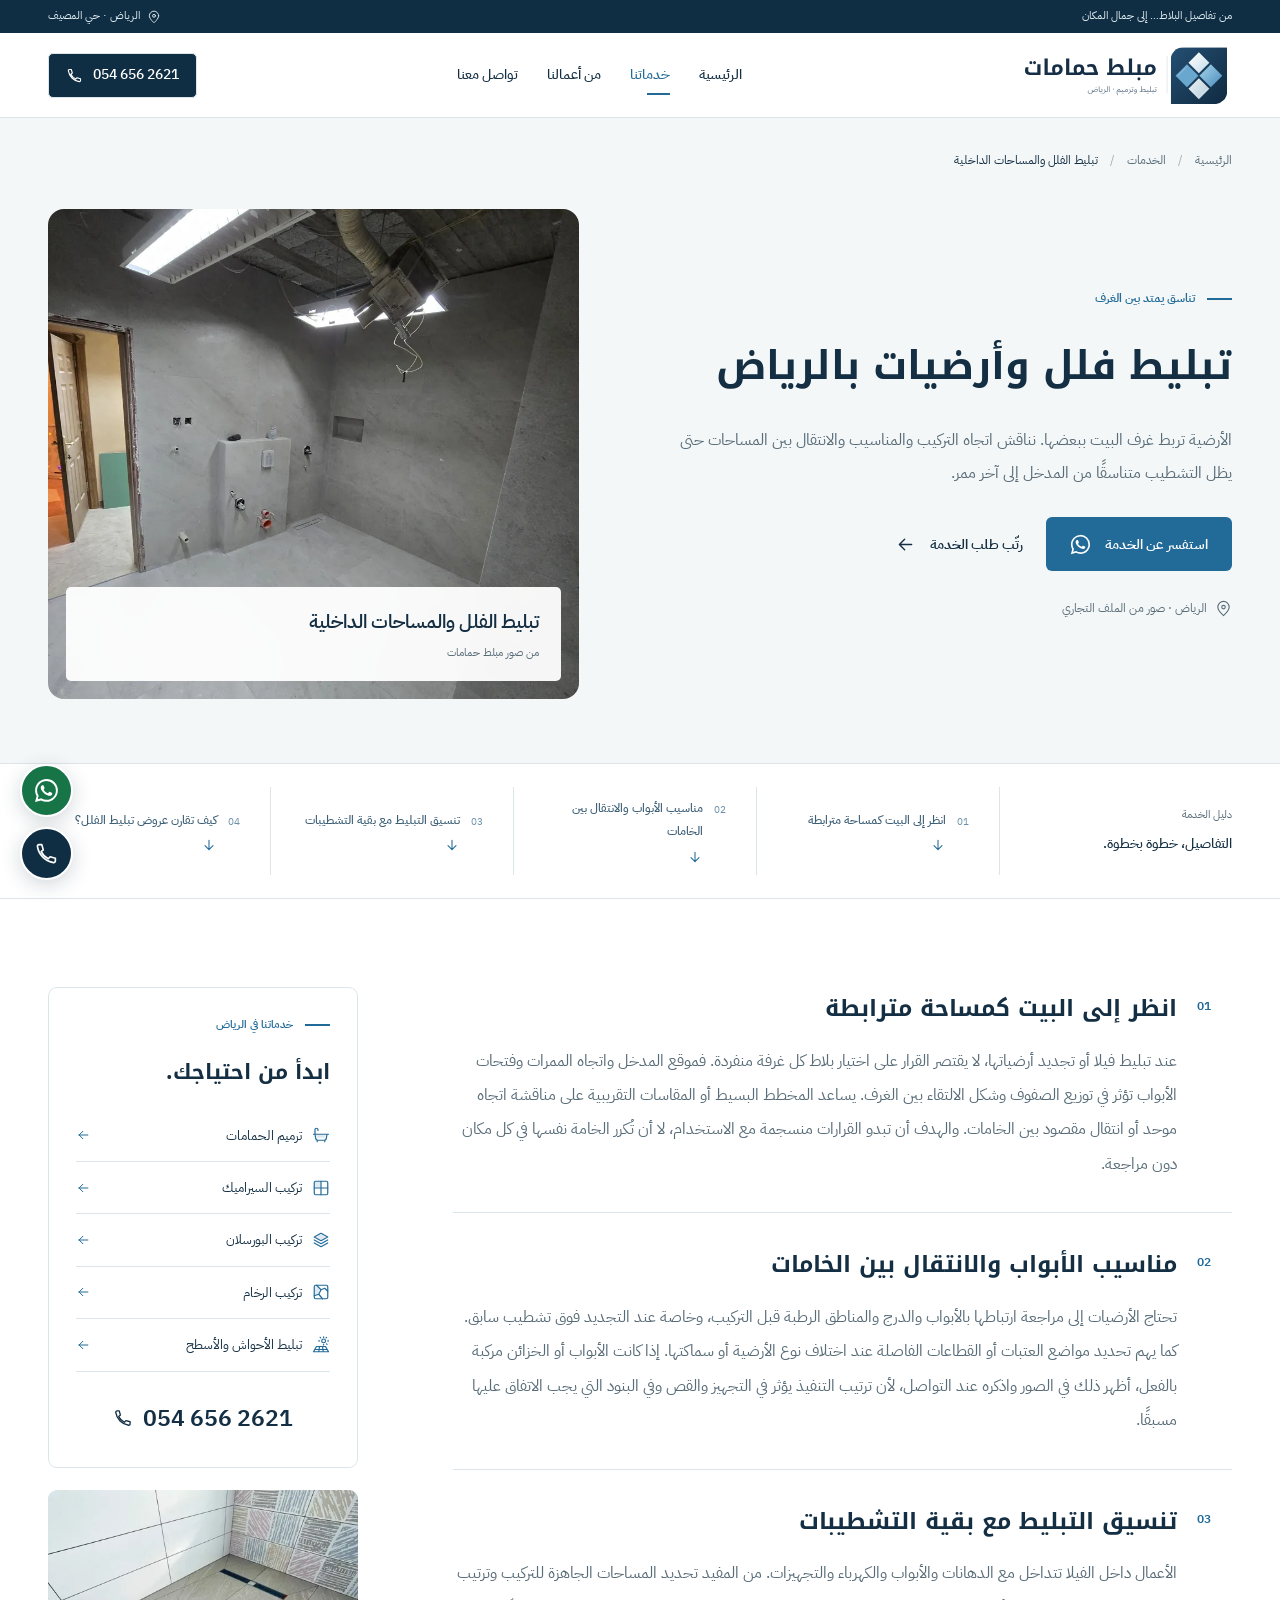
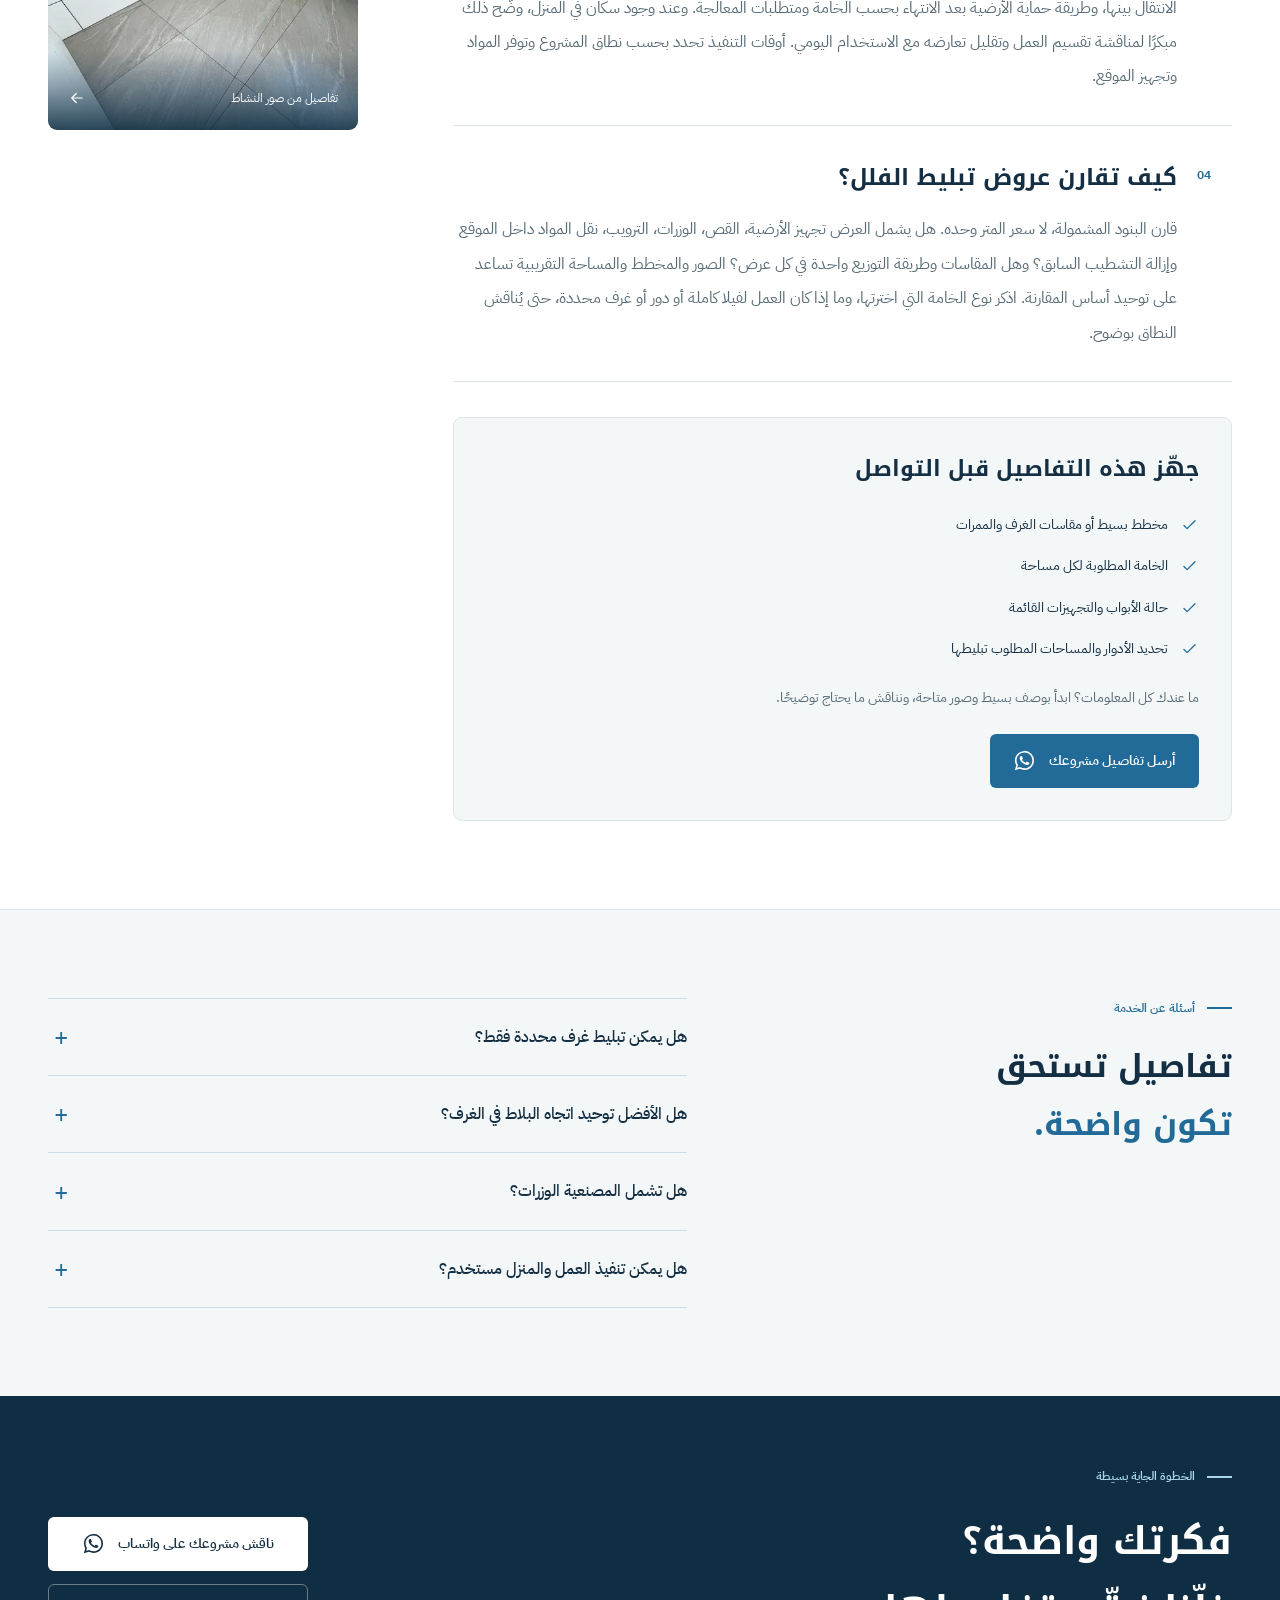
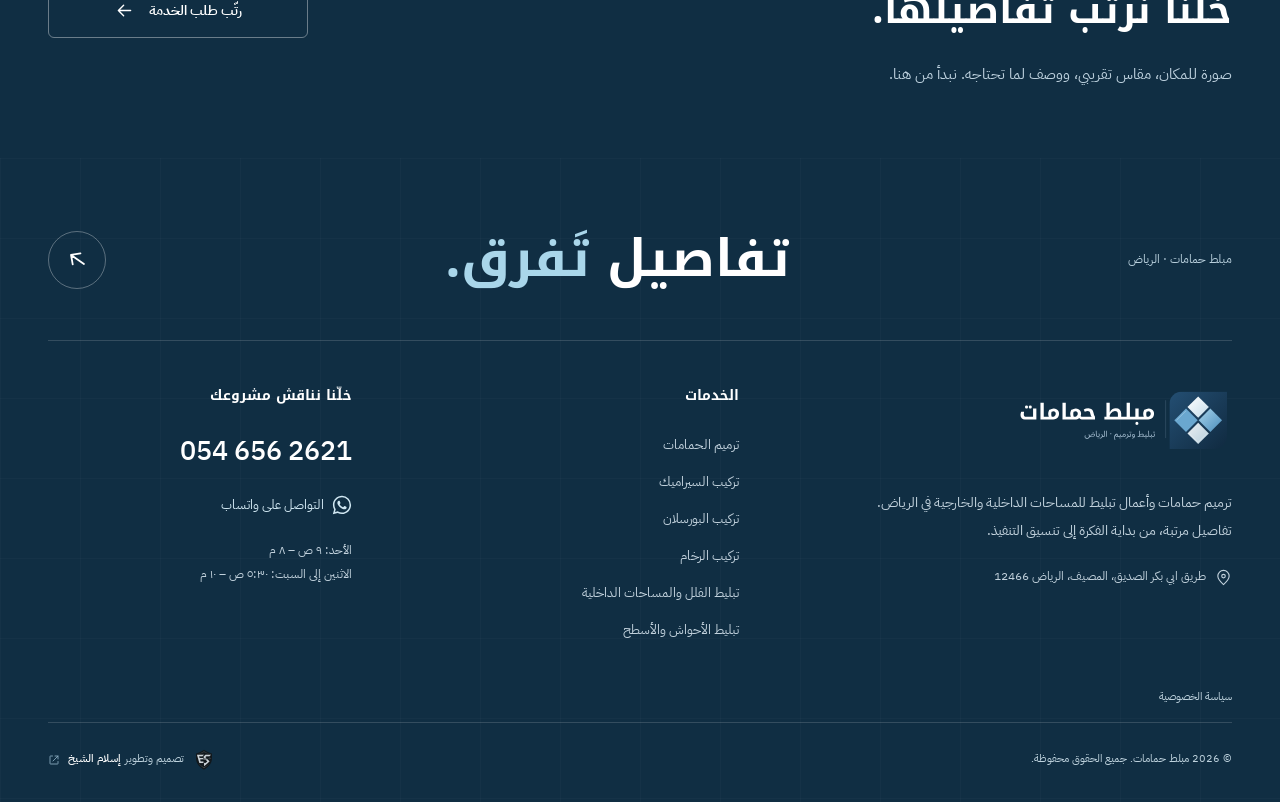
<file: services/villa-floor-tiling-riyadh/index.html>
<!doctype html>
<html lang="ar-SA" dir="rtl"><head><meta charset="utf-8"><meta name="viewport" content="width=device-width,initial-scale=1,viewport-fit=cover"><meta name="theme-color" content="#142a3e"><title>تبليط فلل وأرضيات بالرياض | مبلط حمامات</title><meta name="description" content="تبليط الفلل والغرف والممرات في الرياض بالسيراميك والبورسلان. محتوى يساعدك على تخطيط اتجاه البلاط والمناسيب والفواصل وتسلسل تنفيذ المساحات."><meta name="robots" content="index,follow,max-image-preview:large"><link rel="canonical" href="https://moblet-hamamat.vercel.app/services/villa-floor-tiling-riyadh/"><link rel="icon" href="../../favicon.svg?v=1df8e3115b" type="image/svg+xml"><link rel="apple-touch-icon" href="../../assets/apple-touch-icon.png?v=1df8e3115b"><link rel="manifest" href="../../site.webmanifest?v=1df8e3115b"><link rel="preload" href="../../assets/fonts/kufi-arabic-700.woff2" as="font" type="font/woff2" crossorigin><link rel="preload" href="../../assets/fonts/plex-arabic-400.woff2" as="font" type="font/woff2" crossorigin><link rel="preload" as="image" href="../../assets/photos/owner-10-960.webp" imagesrcset="../../assets/photos/owner-10-480.webp 480w, ../../assets/photos/owner-10-960.webp 960w, ../../assets/photos/owner-10-1440.webp 1440w" imagesizes="(max-width: 680px) 100vw, 50vw"><link rel="stylesheet" href="../../assets/site.css?v=1df8e3115b"><link rel="stylesheet" href="../../assets/studio.css?v=1df8e3115b"><script src="../../assets/site.js?v=1df8e3115b" defer></script><meta name="creator" content="المهندس إسلام الشيخ"><meta property="og:type" content="website"><meta property="og:locale" content="ar_SA"><meta property="og:site_name" content="مبلط حمامات"><meta property="og:title" content="تبليط فلل وأرضيات بالرياض | مبلط حمامات"><meta property="og:description" content="تبليط الفلل والغرف والممرات في الرياض بالسيراميك والبورسلان. محتوى يساعدك على تخطيط اتجاه البلاط والمناسيب والفواصل وتسلسل تنفيذ المساحات."><meta property="og:url" content="https://moblet-hamamat.vercel.app/services/villa-floor-tiling-riyadh/"><meta property="og:image" content="https://moblet-hamamat.vercel.app/assets/social-cover-identity.jpg?v=1df8e3115b"><meta property="og:image:width" content="1200"><meta property="og:image:height" content="630"><meta property="og:image:alt" content="شعار مبلط حمامات الهندسي بالأزرق والكحلي مع كتابة عربية وصور من أعمال النشاط"><meta name="twitter:card" content="summary_large_image"><meta name="twitter:title" content="تبليط فلل وأرضيات بالرياض | مبلط حمامات"><meta name="twitter:description" content="تبليط الفلل والغرف والممرات في الرياض بالسيراميك والبورسلان. محتوى يساعدك على تخطيط اتجاه البلاط والمناسيب والفواصل وتسلسل تنفيذ المساحات."><meta name="twitter:image" content="https://moblet-hamamat.vercel.app/assets/social-cover-identity.jpg?v=1df8e3115b"><script type="application/ld+json">{"@context":"https://schema.org","@graph":[{"@type":"HomeAndConstructionBusiness","@id":"https://moblet-hamamat.vercel.app/#business","name":"مبلط حمامات","url":"https://moblet-hamamat.vercel.app/","telephone":"+966546562621","description":"ترميم حمامات وتركيب سيراميك وبورسلان ورخام وتبليط مساحات داخلية وخارجية في الرياض.","image":["https://moblet-hamamat.vercel.app/assets/photos/owner-04.webp","https://moblet-hamamat.vercel.app/assets/photos/owner-06.webp","https://moblet-hamamat.vercel.app/assets/photos/owner-07.webp"],"logo":"https://moblet-hamamat.vercel.app/assets/brand-symbol.svg?v=1df8e3115b","address":{"@type":"PostalAddress","streetAddress":"طريق ابي بكر الصديق، المصيف","addressLocality":"الرياض","addressRegion":"منطقة الرياض","postalCode":"12466","addressCountry":"SA"},"geo":{"@type":"GeoCoordinates","latitude":24.7644144,"longitude":46.6927084},"hasMap":"https://maps.app.goo.gl/ACpRdXij8ujAnbGP6?g_st=ac","sameAs":["https://maps.app.goo.gl/ACpRdXij8ujAnbGP6?g_st=ac"],"areaServed":{"@type":"City","name":"الرياض"},"openingHoursSpecification":[{"@type":"OpeningHoursSpecification","dayOfWeek":["Monday","Tuesday","Wednesday","Thursday","Friday","Saturday"],"opens":"05:30","closes":"22:00"},{"@type":"OpeningHoursSpecification","dayOfWeek":"Sunday","opens":"09:00","closes":"20:00"}],"hasOfferCatalog":{"@type":"OfferCatalog","name":"خدمات مبلط حمامات في الرياض","itemListElement":[{"@type":"Offer","itemOffered":{"@type":"Service","@id":"https://moblet-hamamat.vercel.app/services/bathroom-renovation-riyadh/#service","name":"ترميم حمامات بالرياض","url":"https://moblet-hamamat.vercel.app/services/bathroom-renovation-riyadh/"}},{"@type":"Offer","itemOffered":{"@type":"Service","@id":"https://moblet-hamamat.vercel.app/services/ceramic-installation-riyadh/#service","name":"تركيب سيراميك بالرياض","url":"https://moblet-hamamat.vercel.app/services/ceramic-installation-riyadh/"}},{"@type":"Offer","itemOffered":{"@type":"Service","@id":"https://moblet-hamamat.vercel.app/services/porcelain-installation-riyadh/#service","name":"تركيب بورسلان بالرياض","url":"https://moblet-hamamat.vercel.app/services/porcelain-installation-riyadh/"}},{"@type":"Offer","itemOffered":{"@type":"Service","@id":"https://moblet-hamamat.vercel.app/services/marble-installation-riyadh/#service","name":"تركيب رخام بالرياض","url":"https://moblet-hamamat.vercel.app/services/marble-installation-riyadh/"}},{"@type":"Offer","itemOffered":{"@type":"Service","@id":"https://moblet-hamamat.vercel.app/services/villa-floor-tiling-riyadh/#service","name":"تبليط فلل وأرضيات بالرياض","url":"https://moblet-hamamat.vercel.app/services/villa-floor-tiling-riyadh/"}},{"@type":"Offer","itemOffered":{"@type":"Service","@id":"https://moblet-hamamat.vercel.app/services/outdoor-courtyard-tiling-riyadh/#service","name":"تبليط أحواش وأسطح بالرياض","url":"https://moblet-hamamat.vercel.app/services/outdoor-courtyard-tiling-riyadh/"}}]}},{"@type":"WebSite","@id":"https://moblet-hamamat.vercel.app/#website","url":"https://moblet-hamamat.vercel.app/","name":"مبلط حمامات","inLanguage":"ar-SA","publisher":{"@id":"https://moblet-hamamat.vercel.app/#business"},"creator":{"@id":"https://www.eslam-elshikh.com/#person"}},{"@type":"Person","@id":"https://www.eslam-elshikh.com/#person","name":"إسلام الشيخ","url":"https://www.eslam-elshikh.com/"},{"@type":"WebPage","@id":"https://moblet-hamamat.vercel.app/services/villa-floor-tiling-riyadh/#webpage","url":"https://moblet-hamamat.vercel.app/services/villa-floor-tiling-riyadh/","name":"تبليط فلل وأرضيات بالرياض | مبلط حمامات","description":"تبليط الفلل والغرف والممرات في الرياض بالسيراميك والبورسلان. محتوى يساعدك على تخطيط اتجاه البلاط والمناسيب والفواصل وتسلسل تنفيذ المساحات.","inLanguage":"ar-SA","isPartOf":{"@id":"https://moblet-hamamat.vercel.app/#website"},"about":{"@id":"https://moblet-hamamat.vercel.app/#business"},"primaryImageOfPage":{"@type":"ImageObject","url":"https://moblet-hamamat.vercel.app/assets/photos/owner-10.webp"},"breadcrumb":{"@id":"https://moblet-hamamat.vercel.app/services/villa-floor-tiling-riyadh/#breadcrumbs"},"mainEntity":{"@id":"https://moblet-hamamat.vercel.app/services/villa-floor-tiling-riyadh/#service"}},{"@type":"BreadcrumbList","@id":"https://moblet-hamamat.vercel.app/services/villa-floor-tiling-riyadh/#breadcrumbs","itemListElement":[{"@type":"ListItem","position":1,"name":"الرئيسية","item":"https://moblet-hamamat.vercel.app/"},{"@type":"ListItem","position":2,"name":"الخدمات","item":"https://moblet-hamamat.vercel.app/services/"},{"@type":"ListItem","position":3,"name":"تبليط الفلل والمساحات الداخلية","item":"https://moblet-hamamat.vercel.app/services/villa-floor-tiling-riyadh/"}]},{"@type":"Service","@id":"https://moblet-hamamat.vercel.app/services/villa-floor-tiling-riyadh/#service","name":"تبليط فلل وأرضيات بالرياض","serviceType":"تبليط الفلل والمساحات الداخلية","description":"الأرضية تربط غرف البيت ببعضها. نناقش اتجاه التركيب والمناسيب والانتقال بين المساحات حتى يظل التشطيب متناسقًا من المدخل إلى آخر ممر.","url":"https://moblet-hamamat.vercel.app/services/villa-floor-tiling-riyadh/","image":"https://moblet-hamamat.vercel.app/assets/photos/owner-10.webp","provider":{"@id":"https://moblet-hamamat.vercel.app/#business"},"areaServed":{"@type":"City","name":"الرياض"},"mainEntityOfPage":{"@id":"https://moblet-hamamat.vercel.app/services/villa-floor-tiling-riyadh/#webpage"}}]}</script></head><body data-page="service"><svg class="sprite" xmlns="http://www.w3.org/2000/svg" aria-hidden="true"><symbol id="i-arrow" viewBox="0 0 24 24"><path d="M19 12H5m0 0 6-6m-6 6 6 6"/></symbol><symbol id="i-external" viewBox="0 0 24 24"><path d="M14 4h6v6m0-6L10 14M9 4H5a1 1 0 0 0-1 1v14a1 1 0 0 0 1 1h14a1 1 0 0 0 1-1v-4"/></symbol><symbol id="i-phone" viewBox="0 0 24 24"><path d="M20.5 16.5v2.7a1.5 1.5 0 0 1-1.7 1.5A18.4 18.4 0 0 1 3.3 5.2 1.5 1.5 0 0 1 4.8 3.5h2.7l1.4 5-2 1.8a15 15 0 0 0 6.8 6.8l1.8-2 5 1.4Z"/></symbol><symbol id="i-whatsapp" viewBox="0 0 24 24"><path transform="translate(1 1) scale(1.375)" fill="currentColor" stroke="none" d="M13.601 2.326A7.85 7.85 0 0 0 7.994 0C3.627 0 .068 3.558.064 7.926c0 1.399.366 2.76 1.057 3.965L0 16l4.204-1.102a7.9 7.9 0 0 0 3.79.965h.004c4.368 0 7.926-3.558 7.93-7.93A7.9 7.9 0 0 0 13.6 2.326zM7.994 14.521a6.6 6.6 0 0 1-3.356-.92l-.24-.144-2.494.654.666-2.433-.156-.251a6.56 6.56 0 0 1-1.007-3.505c0-3.626 2.957-6.584 6.591-6.584a6.56 6.56 0 0 1 4.66 1.931 6.56 6.56 0 0 1 1.928 4.66c-.004 3.639-2.961 6.592-6.592 6.592m3.615-4.934c-.197-.099-1.17-.578-1.353-.646-.182-.065-.315-.099-.445.099-.133.197-.513.646-.627.775-.114.133-.232.148-.43.05-.197-.1-.836-.308-1.592-.985-.59-.525-.985-1.175-1.103-1.372-.114-.198-.011-.304.088-.403.087-.088.197-.232.296-.346.1-.114.133-.198.198-.33.065-.134.034-.248-.015-.347-.05-.099-.445-1.076-.612-1.47-.16-.389-.323-.335-.445-.34-.114-.007-.247-.007-.38-.007a.73.73 0 0 0-.529.247c-.182.198-.691.677-.691 1.654s.71 1.916.81 2.049c.098.133 1.394 2.132 3.383 2.992.47.205.84.326 1.129.418.475.152.904.129 1.246.08.38-.058 1.171-.48 1.338-.943.164-.464.164-.86.114-.943-.049-.084-.182-.133-.38-.232"/></symbol><symbol id="i-grid" viewBox="0 0 24 24"><rect x="3" y="3" width="18" height="18" rx="2"/><path d="M3 12h18M12 3v18"/><path class="icon-accent" d="M4 4h7v7H4z" stroke="none"/></symbol><symbol id="i-bath" viewBox="0 0 24 24"><path d="M4 10V5a2 2 0 0 1 4 0v1m-6 5h20M4 11l1 6a3 3 0 0 0 3 2h8a3 3 0 0 0 3-2l1-6M7 19v2m10-2v2"/><path class="icon-accent" d="M6 12h12l-.5 3.5h-11z" stroke="none"/></symbol><symbol id="i-layers" viewBox="0 0 24 24"><path d="m12 3 9 5-9 5-9-5 9-5Zm-9 9 9 5 9-5M3 16l9 5 9-5"/><path class="icon-accent" d="m12 4.5 6.3 3.5-6.3 3.5L5.7 8z" stroke="none"/></symbol><symbol id="i-stone" viewBox="0 0 24 24"><rect x="3" y="3" width="18" height="18" rx="2"/><path d="m6 3 6 6-3 6 5 6m-2-12 5-2 4 4M9 15l-6 2"/><path class="icon-accent" d="m4 4 6 5-2 6-4 1z" stroke="none"/></symbol><symbol id="i-home" viewBox="0 0 24 24"><path d="m3 10 9-7 9 7M5 9v12h14V9M5 15h14m-9 0v6m5-6v6"/><path class="icon-accent" d="M6 16h3v4H6zm10 0h2v4h-2z" stroke="none"/></symbol><symbol id="i-sun" viewBox="0 0 24 24"><circle cx="15.5" cy="6.5" r="2.5"/><path d="M15.5 1v1m0 9v1M10 6.5H9m13 0h-1m-9.4-3.9-.7-.7m8.5 8.5.7.7m-1.4-8.5.7-.7M2 21l4-7h12l4 7H2Zm2-3h16M10 14l-1 7m5-7 1 7"/></symbol><symbol id="i-pin" viewBox="0 0 24 24"><path d="M20 10c0 5-8 12-8 12S4 15 4 10a8 8 0 1 1 16 0Z"/><circle cx="12" cy="10" r="2.5"/></symbol><symbol id="i-check" viewBox="0 0 24 24"><path d="m5 12 4 4L19 6"/></symbol><symbol id="i-clock" viewBox="0 0 24 24"><circle cx="12" cy="12" r="9"/><path d="M12 7v5l3 2"/></symbol><symbol id="i-zoom" viewBox="0 0 24 24"><circle cx="10" cy="10" r="6"/><path d="m15 15 6 6M10 7v6m-3-3h6"/></symbol><symbol id="i-close" viewBox="0 0 24 24"><path d="m6 6 12 12M6 18 18 6"/></symbol><symbol id="i-menu" viewBox="0 0 24 24"><path d="M4 7h16M4 12h16M4 17h16"/></symbol><symbol id="i-spark" viewBox="0 0 24 24"><path d="m12 2 2.7 7.3L22 12l-7.3 2.7L12 22l-2.7-7.3L2 12l7.3-2.7L12 2Z"/></symbol></svg><a class="skip" href="#main">انتقل إلى المحتوى</a>
    <div class="topbar"><div class="container topbar-inner"><span>من تفاصيل البلاط… إلى جمال المكان</span><a href="https://maps.app.goo.gl/ACpRdXij8ujAnbGP6?g_st=ac" target="_blank" rel="noopener noreferrer"><svg class="icon" viewBox="0 0 24 24" aria-hidden="true"><use href="#i-pin"/></svg>الرياض · حي المصيف</a></div></div>
    <header class="header"><div class="container header-inner"><a href="../../" class="brand" aria-label="مبلط حمامات، الرئيسية"><img class="brand-lockup" src="../../assets/brand-lockup.svg?v=1df8e3115b" alt="مبلط حمامات — تبليط وترميم في الرياض" width="340" height="106"></a><nav class="desktop-nav" aria-label="التنقل الرئيسي"><a href="../../">الرئيسية</a><a href="../../services/" aria-current="page">خدماتنا</a><a href="../../projects/">من أعمالنا</a><a href="../../contact/">تواصل معنا</a></nav><a class="header-phone" href="tel:+966546562621"><svg class="icon" viewBox="0 0 24 24" aria-hidden="true"><use href="#i-phone"/></svg><bdi>054 656 2621</bdi></a><details class="mobile-nav"><summary aria-label="فتح قائمة التنقل"><svg class="icon" viewBox="0 0 24 24" aria-hidden="true"><use href="#i-menu"/></svg></summary><nav aria-label="تنقل الجوال"><a href="../../">الرئيسية</a><a href="../../services/" aria-current="page">خدماتنا</a><a href="../../projects/">من أعمالنا</a><a href="../../contact/">تواصل معنا</a><a href="tel:+966546562621">اتصل بنا <bdi>054 656 2621</bdi></a></nav></details></div></header><main id="main"><section class="service-hero"><div class="container"><nav class="breadcrumbs" aria-label="مسار التنقل"><a href="../../">الرئيسية</a><span aria-hidden="true">/</span><a href="../../services/">الخدمات</a><span aria-hidden="true">/</span><span aria-current="page">تبليط الفلل والمساحات الداخلية</span></nav><div class="service-hero-grid"><div><span class="eyebrow">تناسق يمتد بين الغرف</span><h1>تبليط فلل وأرضيات بالرياض</h1><p class="hero-lead">الأرضية تربط غرف البيت ببعضها. نناقش اتجاه التركيب والمناسيب والانتقال بين المساحات حتى يظل التشطيب متناسقًا من المدخل إلى آخر ممر.</p><div class="hero-actions"><a class="btn btn-primary" href="https://wa.me/966546562621" target="_blank" rel="noopener noreferrer">استفسر عن الخدمة<svg class="icon" viewBox="0 0 24 24" aria-hidden="true"><use href="#i-whatsapp"/></svg></a><a class="btn btn-text" href="../../contact/?service=villa-floor-tiling-riyadh#request-form">رتّب طلب الخدمة<svg class="icon" viewBox="0 0 24 24" aria-hidden="true"><use href="#i-arrow"/></svg></a></div><div class="service-micro"><svg class="icon" viewBox="0 0 24 24" aria-hidden="true"><use href="#i-pin"/></svg>الرياض · صور من الملف التجاري</div></div><div class="service-image"><img class="" src="../../assets/photos/owner-10-960.webp" srcset="../../assets/photos/owner-10-480.webp 480w, ../../assets/photos/owner-10-960.webp 960w, ../../assets/photos/owner-10-1440.webp 1440w" sizes="(max-width: 680px) 100vw, 50vw" width="1600" height="2133" alt="أرضية وجدران ببلاط كبير أثناء مرحلة التنفيذ من ملف النشاط التجاري" fetchpriority="high" loading="eager" decoding="async"><span>تبليط الفلل والمساحات الداخلية<small>من صور مبلط حمامات</small></span></div></div></div></section><nav class="service-outline" aria-label="دليل محتوى الخدمة"><div class="container service-outline-inner"><div><span>دليل الخدمة</span><strong>التفاصيل، خطوة بخطوة.</strong></div><a href="#service-section-1"><span aria-hidden="true">01</span><b>انظر إلى البيت كمساحة مترابطة</b><svg class="icon" viewBox="0 0 24 24" aria-hidden="true"><use href="#i-arrow"/></svg></a><a href="#service-section-2"><span aria-hidden="true">02</span><b>مناسيب الأبواب والانتقال بين الخامات</b><svg class="icon" viewBox="0 0 24 24" aria-hidden="true"><use href="#i-arrow"/></svg></a><a href="#service-section-3"><span aria-hidden="true">03</span><b>تنسيق التبليط مع بقية التشطيبات</b><svg class="icon" viewBox="0 0 24 24" aria-hidden="true"><use href="#i-arrow"/></svg></a><a href="#service-section-4"><span aria-hidden="true">04</span><b>كيف تقارن عروض تبليط الفلل؟</b><svg class="icon" viewBox="0 0 24 24" aria-hidden="true"><use href="#i-arrow"/></svg></a></div></nav><section class="section article-wrap"><div class="container article-grid"><article><section class="article-section" id="service-section-1"><span class="article-no">01</span><div><h2>انظر إلى البيت كمساحة مترابطة</h2><p>عند تبليط فيلا أو تجديد أرضياتها، لا يقتصر القرار على اختيار بلاط كل غرفة منفردة. فموقع المدخل واتجاه الممرات وفتحات الأبواب تؤثر في توزيع الصفوف وشكل الالتقاء بين الغرف. يساعد المخطط البسيط أو المقاسات التقريبية على مناقشة اتجاه موحد أو انتقال مقصود بين الخامات. والهدف أن تبدو القرارات منسجمة مع الاستخدام، لا أن تُكرر الخامة نفسها في كل مكان دون مراجعة.</p></div></section><section class="article-section" id="service-section-2"><span class="article-no">02</span><div><h2>مناسيب الأبواب والانتقال بين الخامات</h2><p>تحتاج الأرضيات إلى مراجعة ارتباطها بالأبواب والدرج والمناطق الرطبة قبل التركيب، وخاصة عند التجديد فوق تشطيب سابق. كما يهم تحديد مواضع العتبات أو القطاعات الفاصلة عند اختلاف نوع الأرضية أو سماكتها. إذا كانت الأبواب أو الخزائن مركبة بالفعل، أظهر ذلك في الصور واذكره عند التواصل، لأن ترتيب التنفيذ يؤثر في التجهيز والقص وفي البنود التي يجب الاتفاق عليها مسبقًا.</p></div></section><section class="article-section" id="service-section-3"><span class="article-no">03</span><div><h2>تنسيق التبليط مع بقية التشطيبات</h2><p>الأعمال داخل الفيلا تتداخل مع الدهانات والأبواب والكهرباء والتجهيزات. من المفيد تحديد المساحات الجاهزة للتركيب وترتيب الانتقال بينها، وطريقة حماية الأرضية بعد الانتهاء بحسب الخامة ومتطلبات المعالجة. وعند وجود سكان في المنزل، وضّح ذلك مبكرًا لمناقشة تقسيم العمل وتقليل تعارضه مع الاستخدام اليومي. أوقات التنفيذ تحدد بحسب نطاق المشروع وتوفر المواد وتجهيز الموقع.</p></div></section><section class="article-section" id="service-section-4"><span class="article-no">04</span><div><h2>كيف تقارن عروض تبليط الفلل؟</h2><p>قارن البنود المشمولة، لا سعر المتر وحده. هل يشمل العرض تجهيز الأرضية، القص، الوزرات، الترويب، نقل المواد داخل الموقع وإزالة التشطيب السابق؟ وهل المقاسات وطريقة التوزيع واحدة في كل عرض؟ الصور والمخطط والمساحة التقريبية تساعد على توحيد أساس المقارنة. اذكر نوع الخامة التي اخترتها، وما إذا كان العمل لفيلا كاملة أو دور أو غرف محددة، حتى يُناقش النطاق بوضوح.</p></div></section><section class="service-checklist"><h2>جهّز هذه التفاصيل قبل التواصل</h2><ul><li><svg class="icon" viewBox="0 0 24 24" aria-hidden="true"><use href="#i-check"/></svg>مخطط بسيط أو مقاسات الغرف والممرات</li><li><svg class="icon" viewBox="0 0 24 24" aria-hidden="true"><use href="#i-check"/></svg>الخامة المطلوبة لكل مساحة</li><li><svg class="icon" viewBox="0 0 24 24" aria-hidden="true"><use href="#i-check"/></svg>حالة الأبواب والتجهيزات القائمة</li><li><svg class="icon" viewBox="0 0 24 24" aria-hidden="true"><use href="#i-check"/></svg>تحديد الأدوار والمساحات المطلوب تبليطها</li></ul><p>ما عندك كل المعلومات؟ ابدأ بوصف بسيط وصور متاحة، ونناقش ما يحتاج توضيحًا.</p><a class="btn btn-primary" href="https://wa.me/966546562621" target="_blank" rel="noopener noreferrer">أرسل تفاصيل مشروعك<svg class="icon" viewBox="0 0 24 24" aria-hidden="true"><use href="#i-whatsapp"/></svg></a></section></article><aside class="service-sidebar"><div class="sidebar-card"><span class="eyebrow">خدماتنا في الرياض</span><h2>ابدأ من احتياجك.</h2><nav aria-label="خدمات مرتبطة"><a href="../../services/bathroom-renovation-riyadh/"><svg class="icon" viewBox="0 0 24 24" aria-hidden="true"><use href="#i-bath"/></svg><span>ترميم الحمامات</span><svg class="icon" viewBox="0 0 24 24" aria-hidden="true"><use href="#i-arrow"/></svg></a><a href="../../services/ceramic-installation-riyadh/"><svg class="icon" viewBox="0 0 24 24" aria-hidden="true"><use href="#i-grid"/></svg><span>تركيب السيراميك</span><svg class="icon" viewBox="0 0 24 24" aria-hidden="true"><use href="#i-arrow"/></svg></a><a href="../../services/porcelain-installation-riyadh/"><svg class="icon" viewBox="0 0 24 24" aria-hidden="true"><use href="#i-layers"/></svg><span>تركيب البورسلان</span><svg class="icon" viewBox="0 0 24 24" aria-hidden="true"><use href="#i-arrow"/></svg></a><a href="../../services/marble-installation-riyadh/"><svg class="icon" viewBox="0 0 24 24" aria-hidden="true"><use href="#i-stone"/></svg><span>تركيب الرخام</span><svg class="icon" viewBox="0 0 24 24" aria-hidden="true"><use href="#i-arrow"/></svg></a><a href="../../services/outdoor-courtyard-tiling-riyadh/"><svg class="icon" viewBox="0 0 24 24" aria-hidden="true"><use href="#i-sun"/></svg><span>تبليط الأحواش والأسطح</span><svg class="icon" viewBox="0 0 24 24" aria-hidden="true"><use href="#i-arrow"/></svg></a></nav><a class="sidebar-call" href="tel:+966546562621"><svg class="icon" viewBox="0 0 24 24" aria-hidden="true"><use href="#i-phone"/></svg><bdi>054 656 2621</bdi></a></div><a class="sidebar-photo" href="../../projects/"><img class="" src="../../assets/photos/owner-06-960.webp" srcset="../../assets/photos/owner-06-480.webp 480w, ../../assets/photos/owner-06-960.webp 960w, ../../assets/photos/owner-06-1440.webp 1080w" sizes="320px" width="1080" height="1350" alt="تفاصيل أرضية حمام ومصرف خطي وجدار ببلاط متنوع من صور المالك" loading="lazy" decoding="async"><span>تفاصيل من صور النشاط <svg class="icon" viewBox="0 0 24 24" aria-hidden="true"><use href="#i-arrow"/></svg></span></a></aside></div></section><section class="section faq-section"><div class="container faq-grid"><div><span class="eyebrow">أسئلة عن الخدمة</span><h2>تفاصيل تستحق<br><em>تكون واضحة.</em></h2></div><div class="faq-list"><details><summary>هل يمكن تبليط غرف محددة فقط؟<span aria-hidden="true">+</span></summary><p>نعم، يمكن مناقشة مساحة محددة أو دور أو فيلا كاملة. المهم توضيح ارتباط الأرضية الجديدة بالتشطيبات القائمة عند الأبواب والممرات.</p></details><details><summary>هل الأفضل توحيد اتجاه البلاط في الغرف؟<span aria-hidden="true">+</span></summary><p>يعتمد القرار على مخطط المساحات ومقاس الخامة والنتيجة المطلوبة. يراجع اتجاه الصفوف والقص والانتقال بين الغرف قبل اعتماد التوزيع.</p></details><details><summary>هل تشمل المصنعية الوزرات؟<span aria-hidden="true">+</span></summary><p>تحتاج الوزرات والعتبات وأعمال القص الخاصة إلى توضيح ضمن عرض العمل، ولا يُفترض شمولها من سعر الأرضيات وحده.</p></details><details><summary>هل يمكن تنفيذ العمل والمنزل مستخدم؟<span aria-hidden="true">+</span></summary><p>اذكر ذلك عند التواصل. قد يلزم تقسيم المساحات وتنسيق الوصول وحماية الأجزاء المكتملة، ويحدد الترتيب بعد مراجعة ظروف الموقع.</p></details></div></div></section><section class="cta-section"><div class="container cta-inner"><div><span class="eyebrow">الخطوة الجاية بسيطة</span><h2>فكرتك واضحة؟<br>خلّنا نرتّب تفاصيلها.</h2><p>صورة للمكان، مقاس تقريبي، ووصف لما تحتاجه. نبدأ من هنا.</p></div><div class="cta-actions"><a class="btn btn-cream" href="https://wa.me/966546562621" target="_blank" rel="noopener noreferrer">ناقش مشروعك على واتساب<svg class="icon" viewBox="0 0 24 24" aria-hidden="true"><use href="#i-whatsapp"/></svg></a><a class="btn btn-outline-light" href="../../contact/?service=villa-floor-tiling-riyadh#request-form">رتّب طلب الخدمة<svg class="icon" viewBox="0 0 24 24" aria-hidden="true"><use href="#i-arrow"/></svg></a></div></div></section></main><footer class="footer"><div class="container"><div class="footer-slogan"><span>مبلط حمامات · الرياض</span><p>تفاصيل <em>تَفرق.</em></p><a href="../../contact/" class="footer-start" aria-label="ابدأ مشروعك، تواصل معنا"><svg class="icon" viewBox="0 0 24 24" aria-hidden="true"><use href="#i-arrow"/></svg></a></div><div class="footer-grid"><div class="footer-about"><a class="brand" href="../../"><img class="brand-lockup" src="../../assets/brand-lockup-inverse.svg?v=1df8e3115b" alt="مبلط حمامات — تبليط وترميم في الرياض" width="340" height="106"></a><p>ترميم حمامات وأعمال تبليط للمساحات الداخلية والخارجية في الرياض. تفاصيل مرتبة، من بداية الفكرة إلى تنسيق التنفيذ.</p><a class="footer-map" href="https://maps.app.goo.gl/ACpRdXij8ujAnbGP6?g_st=ac" target="_blank" rel="noopener noreferrer"><svg class="icon" viewBox="0 0 24 24" aria-hidden="true"><use href="#i-pin"/></svg>طريق ابي بكر الصديق، المصيف، الرياض 12466</a></div><div><h2>الخدمات</h2><div class="footer-links"><a href="../../services/bathroom-renovation-riyadh/">ترميم الحمامات</a><a href="../../services/ceramic-installation-riyadh/">تركيب السيراميك</a><a href="../../services/porcelain-installation-riyadh/">تركيب البورسلان</a><a href="../../services/marble-installation-riyadh/">تركيب الرخام</a><a href="../../services/villa-floor-tiling-riyadh/">تبليط الفلل والمساحات الداخلية</a><a href="../../services/outdoor-courtyard-tiling-riyadh/">تبليط الأحواش والأسطح</a></div></div><div><h2>خلّنا نناقش مشروعك</h2><a class="footer-number" href="tel:+966546562621"><bdi>054 656 2621</bdi></a><a class="footer-wa" href="https://wa.me/966546562621" target="_blank" rel="noopener noreferrer"><svg class="icon" viewBox="0 0 24 24" aria-hidden="true"><use href="#i-whatsapp"/></svg>التواصل على واتساب</a><p class="footer-hours">الأحد: ٩ ص – ٨ م<br>الاثنين إلى السبت: ٥:٣٠ ص – ١٠ م</p></div></div><a class="footer-privacy" href="../../privacy/">سياسة الخصوصية</a><div class="footer-bottom"><p>© 2026 مبلط حمامات<span class="rights-long">. جميع الحقوق محفوظة.</span></p><a class="developer" data-eslam-signature="v1" href="https://www.eslam-elshikh.com/" target="_blank" rel="noopener noreferrer" aria-label="تصميم وتطوير المهندس إسلام الشيخ، يفتح في تبويب جديد"><img src="../../assets/developer.webp" width="32" height="32" alt="" loading="lazy"><span>تصميم وتطوير <strong>إسلام الشيخ</strong></span><svg class="icon" viewBox="0 0 24 24" aria-hidden="true"><use href="#i-external"/></svg></a></div></div></footer><div class="floating-contact" role="group" aria-label="التواصل السريع"><a class="float-wa" href="https://wa.me/966546562621" target="_blank" rel="noopener noreferrer" aria-label="تواصل عبر واتساب"><svg class="icon" viewBox="0 0 24 24" aria-hidden="true"><use href="#i-whatsapp"/></svg><span class="float-label" aria-hidden="true">واتساب</span></a><a class="float-phone" href="tel:+966546562621" aria-label="اتصل على 0546562621"><svg class="icon" viewBox="0 0 24 24" aria-hidden="true"><use href="#i-phone"/></svg><span class="float-label" aria-hidden="true">اتصال</span></a></div><dialog class="lightbox" aria-labelledby="lightbox-caption"><button class="lightbox-close" type="button" aria-label="إغلاق الصورة"><svg class="icon" viewBox="0 0 24 24" aria-hidden="true"><use href="#i-close"/></svg></button><figure><img width="960" height="1280" alt=""><figcaption class="lightbox-toolbar"><button type="button" class="lightbox-prev" aria-label="الصورة السابقة"><svg class="icon" viewBox="0 0 24 24" aria-hidden="true"><use href="#i-arrow"/></svg></button><div><p id="lightbox-caption"></p><span class="lightbox-position" role="status" aria-live="polite"></span></div><button type="button" class="lightbox-next" aria-label="الصورة التالية"><svg class="icon" viewBox="0 0 24 24" aria-hidden="true"><use href="#i-arrow"/></svg></button></figcaption></figure></dialog></body></html>
</file>
<file: assets/site.css>
@font-face{font-family:Plex;src:url('fonts/plex-arabic-400.woff2') format('woff2');font-weight:400;font-display:swap}
@font-face{font-family:Plex;src:url('fonts/plex-arabic-500.woff2') format('woff2');font-weight:500;font-display:swap}
@font-face{font-family:Plex;src:url('fonts/plex-arabic-600.woff2') format('woff2');font-weight:600;font-display:swap}
@font-face{font-family:Plex;src:url('fonts/plex-arabic-700.woff2') format('woff2');font-weight:700;font-display:swap}
@font-face{font-family:Kufi;src:url('fonts/kufi-arabic-700.woff2') format('woff2');font-weight:700;font-display:swap}
:root{
  --paper:#f4f7f8;--white:#fff;--ink:#142f43;--muted:#586c78;
  --accent:#226b99;--accent-dark:#174f74;--sand:#eaf0f3;--line:#dce5ea;
  --dark:#102e43;--highlight:#a9d6ea;--container:1240px;
  --ease:cubic-bezier(.2,.7,.2,1);
}
*,*::before,*::after{box-sizing:border-box}
[hidden]{display:none!important}
html{scroll-behavior:smooth;scroll-padding-top:110px}
body{margin:0;background:var(--white);color:var(--ink);font:400 16px/1.9 Plex,Tahoma,Arial,sans-serif;-webkit-text-size-adjust:100%;text-rendering:optimizeLegibility}
body:has(.lightbox[open]){overflow:hidden}
::selection{background:#c4e3f1;color:var(--ink)}
a{color:inherit;text-decoration:none}
button,input,select,textarea{font:inherit}
button,a,summary{-webkit-tap-highlight-color:transparent;touch-action:manipulation}
button,summary{cursor:pointer}
button{color:inherit}
img{max-width:100%;display:block;height:auto}
figure,p,h1,h2,h3{margin:0}
p+p{margin-top:16px}
h1,h2,h3{font-family:Kufi,Plex,Tahoma,sans-serif;font-weight:700;line-height:1.8;letter-spacing:0}
h2{font-size:clamp(26px,2.5vw,35px)}
h3{font-size:19px}
h1 em,h2 em{color:var(--accent);font-style:normal}
ul,ol{padding:0;margin:0;list-style:none}
input,select,textarea{min-width:0;max-width:100%}
bdi{white-space:nowrap}
:focus-visible{outline:3px solid var(--accent);outline-offset:5px}
.container{width:min(var(--container),calc(100% - 96px));margin-inline:auto}
.section{padding:88px 0}
.sprite{position:absolute;width:0;height:0;overflow:hidden}
.sr-only{position:absolute;width:1px;height:1px;padding:0;margin:-1px;overflow:hidden;clip:rect(0,0,0,0);white-space:nowrap;border:0}
.icon{width:24px;height:24px;flex:none;display:block;fill:none;stroke:currentColor;stroke-width:1.6;stroke-linecap:round;stroke-linejoin:round}
.icon-accent{fill:currentColor;opacity:.14}
.eyebrow{display:flex;align-items:center;gap:12px;color:var(--accent);font-size:12px;font-weight:600;margin-bottom:19px;line-height:1.8}
.eyebrow::before{content:'';width:25px;height:2px;background:currentColor;flex:none}
.btn{display:inline-flex;align-items:center;justify-content:center;gap:14px;min-height:54px;padding:13px 23px;border-radius:6px;border:1px solid transparent;font-size:14px;font-weight:600;line-height:1.8;text-align:center;transition:background .2s,border-color .2s,transform .2s}
.btn:hover{transform:translateY(-2px)}
.btn .icon{width:21px;height:21px}
.btn-primary{color:#fff;background:var(--accent)}
.btn-primary:hover{background:var(--accent-dark)}
.btn-cream{background:#fff;color:var(--ink)}
.btn-cream:hover{background:#e2eff5}
.btn-outline-light{border-color:#ffffff60;color:#fff}
.btn-outline-light:hover{background:#ffffff10;border-color:#fff}
.btn-text{padding-inline:0;color:var(--ink)}
.btn-text .icon,.text-link .icon{transition:transform .2s}
.btn-text:hover .icon,.text-link:hover .icon{transform:translateX(-4px)}
.text-link{display:inline-flex;align-items:center;gap:12px;min-height:44px;font-size:14px;font-weight:500;color:var(--accent)}
.text-link:hover{text-decoration:underline;text-underline-offset:6px}
.text-link .icon{width:18px;height:18px}
.skip{position:fixed;top:-100px;right:20px;z-index:500;background:#fff;padding:12px 20px}
.skip:focus{top:10px}

/* Shared navigation. */
.topbar{background:var(--dark);color:#e0edf3;font-size:11px}
.topbar-inner{display:flex;align-items:center;justify-content:space-between;min-height:33px;gap:16px}
.topbar a{display:flex;align-items:center;gap:7px;min-height:33px}
.topbar .icon{width:14px;height:14px}
.header{position:sticky;top:0;z-index:100;background:#fffffff5;border-bottom:1px solid var(--line);backdrop-filter:blur(18px);-webkit-backdrop-filter:blur(18px);transition:box-shadow .2s}
.header.is-scrolled{box-shadow:0 6px 28px #102e430c}
.header-inner{display:flex;justify-content:space-between;align-items:center;gap:24px;min-height:84px}
.brand{display:inline-flex;flex:none;align-items:center}
.brand>img.brand-lockup{width:230px;height:auto}
.desktop-nav{display:flex;align-items:center;gap:29px;font-size:14px;font-weight:500}
.desktop-nav a{position:relative;display:flex;align-items:center;min-height:48px;white-space:nowrap}
.desktop-nav a::after{content:'';position:absolute;bottom:4px;inset-inline-start:0;height:2px;width:0;background:var(--accent);transition:width .2s}
.desktop-nav a:hover,.desktop-nav a[aria-current=page]{color:var(--accent)}
.desktop-nav a:hover::after,.desktop-nav a[aria-current=page]::after{width:23px}
.header-phone{background:var(--dark);color:#fff;display:flex;align-items:center;gap:10px;min-height:45px;padding:8px 17px;border:1px solid var(--line);border-radius:5px;font-size:14px;font-weight:500;direction:ltr}
.header-phone .icon{width:17px;height:17px}
.header-phone:hover{background:var(--accent-dark);border-color:var(--accent-dark)}
.mobile-nav{display:none}

/* Page intros and service articles. */
.breadcrumbs{display:flex;flex-wrap:wrap;gap:12px;align-items:center;color:var(--muted);font-size:12px;margin-bottom:33px}
.breadcrumbs>a{min-height:32px;display:inline-flex;align-items:center}
.breadcrumbs>a:hover{color:var(--accent)}
.breadcrumbs>span[aria-hidden]{color:#9cafba}
.breadcrumbs>[aria-current]{color:var(--ink)}
.page-hero{padding:27px 0 65px;background:var(--paper);border-bottom:1px solid var(--line)}
.page-hero h1{font-size:clamp(32px,3.7vw,48px);line-height:1.75;max-width:900px}
.page-hero>div>p{max-width:680px;margin-top:20px;color:var(--muted);font-size:16px;line-height:2.05}
.page-hero .text-link{margin-top:18px}
.service-hero{padding:26px 0 64px;background:var(--paper);border-bottom:1px solid var(--line)}
.service-hero-grid{display:grid;grid-template-columns:1.05fr 1fr;gap:8%;align-items:center}
.service-hero h1{font-size:clamp(28px,3.1vw,43px);line-height:1.9}
.hero-lead{margin-top:20px;color:var(--muted);font-size:16px;line-height:2.05;max-width:600px}
.hero-actions{display:flex;align-items:center;flex-wrap:wrap;gap:22px;margin-top:28px}
.service-micro{display:flex;align-items:center;gap:8px;color:var(--muted);font-size:12px;margin-top:26px}
.service-micro .icon{width:17px;height:17px}
.service-image{position:relative;height:490px;border-radius:16px;overflow:hidden;background:var(--sand)}
.service-image>img{width:100%;height:100%;object-fit:cover}
.service-image>span{position:absolute;inset:auto 18px 18px;background:#fffffff2;padding:17px 22px;font-weight:600;font-size:19px;border-radius:5px;backdrop-filter:blur(8px)}
.service-image small{display:block;color:var(--muted);font-size:11px;font-weight:400;margin-top:3px}
.article-grid{display:grid;grid-template-columns:minmax(0,1fr) 310px;gap:8%;align-items:start}
.article-section{display:grid;grid-template-columns:35px minmax(0,1fr);gap:20px;padding-bottom:31px;margin-bottom:30px;border-bottom:1px solid var(--line)}
.article-no{font-size:12px;color:var(--accent);padding-top:8px;font-weight:600;direction:ltr}
.article-section h2{font-size:23px;line-height:1.9;margin-bottom:13px}
.article-section p{font-size:16px;line-height:2.15;color:var(--muted)}
.service-checklist{padding:32px;background:var(--paper);border:1px solid var(--line);border-radius:9px;margin-top:35px}
.service-checklist h2{font-size:22px;margin-bottom:22px}
.service-checklist ul{display:grid;gap:15px}
.service-checklist li{display:flex;align-items:flex-start;gap:12px;font-size:14px}
.service-checklist li .icon{width:19px;height:19px;margin-top:4px;color:var(--accent)}
.service-checklist p{margin-block:22px;color:var(--muted);font-size:14px}
.service-sidebar{position:sticky;top:115px}
.sidebar-card{padding:27px;border:1px solid var(--line);border-radius:9px}
.sidebar-card .eyebrow{font-size:11px}
.sidebar-card h2{font-size:21px;margin-bottom:18px}
.sidebar-card nav{display:flex;flex-direction:column}
.sidebar-card nav a{display:flex;align-items:center;gap:10px;padding:14px 0;border-bottom:1px solid var(--line);font-size:13px;line-height:1.8}
.sidebar-card nav a>span{flex:1}
.sidebar-card nav a>.icon{width:18px;height:18px;color:var(--accent)}
.sidebar-card nav a>.icon:last-child{width:15px}
.sidebar-card nav a:hover{color:var(--accent)}
.sidebar-call{display:flex;align-items:center;gap:10px;font-size:23px;font-weight:600;direction:ltr;justify-content:center;margin-top:25px}
.sidebar-call .icon{width:20px}
.sidebar-photo{display:block;position:relative;overflow:hidden;border-radius:9px;margin-top:22px}
.sidebar-photo>img{width:100%;height:240px;object-fit:cover}
.sidebar-photo>span{display:flex;align-items:center;justify-content:space-between;gap:10px;position:absolute;bottom:0;inset-inline:0;padding:35px 20px 20px;color:#fff;font-size:12px;background:linear-gradient(transparent,#102e43df)}
.sidebar-photo .icon{width:18px}
.table-wrap{overflow-x:auto;border:1px solid var(--line);border-radius:7px}
table{border-collapse:collapse;min-width:640px;width:100%;font-size:14px;text-align:start;line-height:2}
caption{caption-side:bottom;padding:15px;color:var(--muted);font-size:12px;background:var(--paper)}
th,td{padding:22px;text-align:start;border-bottom:1px solid var(--line)}
thead{background:var(--dark);color:#fff}
tbody th{white-space:nowrap;color:var(--accent);font-weight:600}
tbody tr:last-child>*{border-bottom:0}
.material-guide{padding-top:0}
.services-page{background:#fff}
.prose{max-width:850px}
.prose h2{font-size:25px;margin-bottom:18px}
.prose p{font-size:16px;line-height:2.15;color:var(--muted);margin-bottom:36px}
.not-found{padding-block:100px}
.not-found .btn{margin-top:28px}

/* Contact details and the local WhatsApp message composer. */
/* A service index links the long-form guidance to its exact sections. */
.service-outline{background:#fff;border-bottom:1px solid var(--line)}
.service-outline-inner{display:grid;grid-template-columns:.95fr repeat(4,minmax(0,1fr));gap:20px;align-items:stretch;padding-block:23px}
.service-outline-inner>div{display:flex;flex-direction:column;justify-content:center;gap:5px;min-width:0}
.service-outline-inner>div>span{font-size:11px;color:var(--muted)}
.service-outline-inner>div>strong{font-size:14px;font-weight:500;color:var(--ink)}
.service-outline a{display:grid;grid-template-columns:22px minmax(0,1fr);align-content:center;column-gap:11px;row-gap:6px;position:relative;border-inline-start:1px solid var(--line);padding:8px 0;padding-inline-start:20px;min-height:88px;color:#3c5f76}
.service-outline a>span{font-size:10px;color:#6c91a8;direction:ltr;padding-top:3px}
.service-outline a>b{font-weight:500;font-size:12px;line-height:1.9}
.service-outline a>.icon{grid-column:2;width:16px;height:16px;color:var(--accent);transform:rotate(-90deg);transition:transform .2s}
.service-outline a:hover>b{color:var(--accent);text-decoration:underline;text-underline-offset:5px}
.service-outline a:hover>.icon{transform:translateY(3px) rotate(-90deg)}
.article-section{scroll-margin-top:15px}
.page-hero{position:relative;isolation:isolate;overflow:hidden}
.page-hero::before{content:'';position:absolute;z-index:-1;left:7%;bottom:-55px;width:230px;height:230px;border:1px solid #bdcfdc70;transform:rotate(45deg);background-image:linear-gradient(#b3c9d91b 1px,transparent 1px),linear-gradient(90deg,#b3c9d91b 1px,transparent 1px);background-size:46px 46px;border-radius:5px;box-shadow:0 0 0 22px #d3e0e72b;pointer-events:none}
@media(max-width:1100px){.service-outline-inner{gap:14px}.service-outline a{padding-inline-start:14px;gap:7px;grid-template-columns:19px minmax(0,1fr)}.service-outline-inner>div>strong{font-size:12px}.service-outline a>b{font-size:11px}}
@media(max-width:900px){.service-outline-inner{grid-template-columns:repeat(4,minmax(0,1fr));gap:17px;padding-block:22px}.service-outline-inner>div{grid-column:1/-1;flex-direction:row;align-items:center;justify-content:space-between;gap:20px}.service-outline-inner>div>strong{font-size:13px}.service-outline a{padding-inline-start:13px;grid-template-columns:17px minmax(0,1fr);min-height:88px}.service-outline a:nth-child(2){border-inline-start:0;padding-inline-start:0}.page-hero::before{left:-45px;width:200px;height:200px}}
@media(max-width:680px){.service-outline-inner{grid-template-columns:repeat(2,minmax(0,1fr));gap:0 20px;padding-block:22px 11px}.service-outline-inner>div{padding-bottom:17px}.service-outline-inner>div>strong{font-size:12px}.service-outline a{border-inline-start:0;border-top:1px solid var(--line);padding:14px 0;min-height:91px;column-gap:9px}.service-outline a>b{font-size:12px}.service-outline a>.icon{width:14px;height:14px}.service-outline a>span{font-size:10px}.page-hero::before{left:-100px;opacity:.65}.article-section{scroll-margin-top:0}}
@media(max-width:380px){.service-outline-inner{column-gap:16px}.service-outline a{grid-template-columns:16px minmax(0,1fr);gap:5px 7px}.service-outline a>b{font-size:11px}.service-outline-inner>div>strong{font-size:11px}}
@media(prefers-reduced-motion:reduce){.service-outline a:hover>.icon{transform:rotate(-90deg)}}
@media print{.service-outline,.page-hero::before{display:none}}

.contact-grid{display:grid;grid-template-columns:1fr 1fr;gap:8%;align-items:center}
.contact-grid>div>p{max-width:460px;margin-top:22px;color:var(--muted);font-size:16px;line-height:2}
.contact-number{display:flex;align-items:center;justify-content:flex-end;flex-direction:row-reverse;gap:15px;width:fit-content;font-size:clamp(28px,3vw,42px);font-weight:500;direction:ltr;line-height:1.5;margin-top:29px}
.contact-number .icon{width:26px;height:26px;color:var(--accent)}
.contact-number:hover{color:var(--accent)}
.address-link{display:flex;align-items:flex-start;gap:13px;font-size:14px;line-height:2;margin-top:29px}
.address-link>.icon{width:20px;height:20px;margin-top:4px;color:var(--accent)}
.address-link small{display:flex;align-items:center;gap:9px;font-size:12px;color:var(--muted);margin-top:7px}
.address-link small .icon{width:14px;height:14px}
.request-form{padding:36px;background:#fff;border:1px solid var(--line);border-radius:10px;box-shadow:0 20px 60px #102e4308}
.form-kicker{display:block;color:var(--accent);font-size:12px;font-weight:600;margin-bottom:8px}
.request-form h2{font-size:24px;margin-bottom:11px}
.request-form>p{color:var(--muted);font-size:14px;line-height:1.9}
.request-heading{display:flex;align-items:center;justify-content:space-between;gap:20px;margin-bottom:14px}
.request-form .request-heading h2{margin:0}
.request-mark{display:grid;place-items:center;width:45px;height:45px;flex:none;background:#eaf3f8;border:1px solid #d1e3ed;border-radius:10px;color:#27698f}
.request-mark>.icon{width:25px;height:25px}
.request-fields{border:0;padding:0;margin:0;min-width:0}
.request-fields[disabled] .btn{opacity:.55;cursor:not-allowed}
.request-direct{display:flex;align-items:center;justify-content:center;gap:10px;font-size:12px;color:var(--accent);min-height:44px;margin-top:4px}
.request-direct .icon{width:15px;height:15px}
.request-direct:hover{text-decoration:underline;text-underline-offset:5px}
.contact-prep{display:grid;grid-template-columns:repeat(2,minmax(0,1fr));gap:13px;margin-top:25px}
.contact-prep li{display:flex;align-items:flex-start;gap:12px;padding:17px 15px;border:1px solid #d5e3ec;border-radius:10px;background:#ffffff80;min-width:0}
.contact-prep li>.icon{width:20px;height:20px;flex:none;color:var(--accent);margin-top:3px}
.contact-prep strong{display:block;font-size:13px;font-weight:500;line-height:1.9}
.contact-prep span{display:block;font-size:11px;line-height:1.9;color:var(--muted);margin-top:5px}
@media(max-width:900px){.contact-prep{gap:10px}.contact-prep li{padding:14px 12px;gap:9px}.contact-prep strong{font-size:12px}.contact-prep span{font-size:10px}.contact-prep li>.icon{width:17px;height:17px}.request-heading{gap:14px}.request-mark{width:39px;height:39px;border-radius:8px}.request-mark>.icon{width:22px;height:22px}}
@media(max-width:680px){.contact-prep li{padding:16px 13px}.contact-prep strong{font-size:13px}.contact-prep span{font-size:11px}.request-heading{margin-bottom:14px}.request-mark{width:42px;height:42px}.request-direct{font-size:11px}}
@media(max-width:380px){.contact-prep{gap:10px}.contact-prep li{padding:13px 11px;gap:8px}.contact-prep strong{font-size:11px}.contact-prep span{font-size:10px}.contact-prep li>.icon{width:15px;height:15px}.request-mark{width:36px;height:36px}.request-mark>.icon{width:20px;height:20px}}
.form-grid{display:grid;grid-template-columns:1fr 1fr;gap:22px 18px;margin-top:25px}
.field-wide{grid-column:1/-1}
.field label{display:block;font-weight:500;font-size:13px;margin-bottom:8px}
.field input,.field select,.field textarea{display:block;width:100%;border:1px solid #cddce5;border-radius:5px;background:#fcfdfe;padding:12px 13px;color:var(--ink);font-size:16px;line-height:1.7;transition:border-color .2s,box-shadow .2s}
.field input,.field select{min-height:50px}
.field textarea{resize:vertical;min-height:130px}
.field input::placeholder,.field textarea::placeholder{color:#6c7c88;font-size:14px;opacity:1}
.field input:focus,.field select:focus,.field textarea:focus{border-color:var(--accent);box-shadow:0 0 0 3px #226b9910;outline:2px solid transparent}
.request-form .btn{width:100%;margin-top:24px}
.request-form p.form-hint{text-align:center;font-size:11px;margin-top:12px}
.form-status:empty{display:none}
.contact-page{padding-top:65px}
.contact-info-card>.btn{margin-top:24px}
.contact-info-card .contact-number{margin-top:0}
.contact-info-line{display:flex;align-items:flex-start;gap:16px;margin-top:30px;padding-top:27px;border-top:1px solid var(--line)}
.contact-info-line>.icon{color:var(--accent);width:21px;height:21px;margin-top:7px}
.contact-info-line>div{flex:1}
.contact-info-line h2{font-size:16px;margin-bottom:8px}
.contact-info-line p{font-size:14px;color:var(--muted)}
.contact-info-line .text-link{font-size:13px}
.hours-list{font-size:14px;margin:10px 0 0}
.hours-list>div{display:flex;justify-content:space-between;gap:20px}
.hours-list dd{margin:0;color:var(--muted);white-space:nowrap}
.contact-info-card>p{font-size:14px;color:var(--muted);margin-top:25px}
.cta-section{padding:70px 0;background:var(--dark);color:#fff}
.cta-inner{display:flex;align-items:center;justify-content:space-between;gap:60px}
.cta-inner h2{font-size:clamp(27px,3vw,39px)}
.cta-inner p{color:#bdd1de;font-size:15px;max-width:530px;margin-top:15px}
.cta-inner .eyebrow{color:#a9d6ea}
.cta-actions{display:flex;flex-direction:column;gap:13px;min-width:260px}

/* A live enquiry summary contains only what the visitor has entered. */
.request-preview{margin-top:23px;background:#eef6f8;border:1px solid #cfE1e9;border-inline-start:3px solid var(--accent);border-radius:6px;padding:16px 18px;overflow-wrap:anywhere}
.request-preview>div{display:flex;align-items:center;justify-content:space-between;gap:14px;color:#476b80;font-size:10px;line-height:1.8;margin-bottom:9px}.request-preview>div>span:last-child{display:flex;align-items:center;gap:5px;font-size:9px}.request-preview>div .icon{width:12px;height:12px}.request-preview [data-request-service]{font-size:14px;color:var(--ink);font-weight:500;line-height:1.9}.request-preview [data-request-district]{font-size:12px;color:var(--muted);line-height:1.9;margin-top:5px}.request-preview [data-request-details]{font-size:12px;color:var(--muted);line-height:1.9;margin-top:8px;max-height:115px;overflow:auto;white-space:pre-line}
@media(max-width:680px){.request-preview{padding:14px 15px}.request-preview>div{font-size:10px;gap:9px}.request-preview>div>span:last-child{font-size:8px}.request-preview [data-request-service]{font-size:13px}}
@media(max-width:380px){.request-preview>div{display:block}.request-preview>div>span:last-child{margin-top:3px;font-size:9px}}

/* Footer and quick actions. */
.footer{position:relative;isolation:isolate;background:var(--dark);color:#fff;padding:58px 0 25px}
.footer::before{content:"";position:absolute;inset:0;z-index:-1;background-image:linear-gradient(#ffffff05 1px,transparent 1px),linear-gradient(90deg,#ffffff05 1px,transparent 1px);background-size:80px 80px;pointer-events:none}
.footer-slogan{display:flex;align-items:center;justify-content:space-between;gap:30px;padding-bottom:37px;margin-bottom:42px;border-bottom:1px solid #ffffff26}
.footer-slogan>span{font-size:12px;color:#b8cfdc}
.footer-slogan>p{font-family:Kufi,Plex,sans-serif;font-size:clamp(31px,4vw,51px);font-weight:700;line-height:1.7}
.footer-slogan em{font-style:normal;color:var(--highlight)}
.footer-start{display:grid;place-items:center;width:58px;height:58px;border:1px solid #ffffff50;border-radius:50%;transition:background .2s}
.footer-start .icon{width:27px;height:27px;transform:rotate(35deg)}
.footer-start:hover{background:#ffffff15}
.footer-grid{display:grid;grid-template-columns:1.35fr 1fr 1fr;gap:7%;padding-bottom:40px}
.footer .brand>img.brand-lockup{width:235px}
.footer-about>p{max-width:360px;color:#c1d1dc;font-size:14px;line-height:2;margin-top:22px}
.footer-map{display:flex;align-items:flex-start;gap:9px;font-size:12px;line-height:1.9;color:#c1d1dc;margin-top:20px;max-width:320px}
.footer-map .icon{width:17px;height:17px;margin-top:4px}
.footer h2{font-size:14px;line-height:1.9;margin-bottom:20px}
.footer-links{display:flex;flex-direction:column;gap:5px}
.footer-links a{display:flex;align-items:center;min-height:32px;color:#c1d1dc;font-size:13px}
.footer-links a:hover,.footer-map:hover{color:#fff}
.footer-number{display:block;font-size:27px;font-weight:500;line-height:1.6;width:fit-content;direction:ltr}
.footer-wa{display:flex;align-items:center;gap:8px;font-size:13px;color:#d0e7f2;margin-top:12px;width:fit-content;min-height:40px}
.footer-wa .icon{width:20px;height:20px}
.footer-hours{color:#c1d1dc;font-size:12px;line-height:2;margin-top:13px}
.footer-privacy{font-size:11px;color:#bed2dd;display:block;width:fit-content;padding-bottom:14px}
.footer-bottom{display:flex;align-items:center;justify-content:space-between;gap:18px;border-top:1px solid #ffffff26;padding-top:20px}
.footer-bottom>p{font-size:11px;color:#bed2dd;white-space:nowrap}
.footer-bottom>p .rights-long{display:inline}
.developer{display:flex;align-items:center;gap:8px;white-space:nowrap;min-height:34px;font-size:11px;color:#bed2dd}
.developer>img{width:24px;height:24px;border-radius:4px;filter:grayscale(1);opacity:.8}
.developer>span{display:flex;align-items:center;gap:4px}
.developer strong{font-weight:500;color:#fff}
.developer>.icon{width:12px;height:12px;color:#95b7cb}
.footer :focus-visible{outline-color:var(--highlight)}
.floating-contact{position:fixed;z-index:90;left:calc(20px + env(safe-area-inset-left));bottom:calc(20px + env(safe-area-inset-bottom));display:flex;flex-direction:column;gap:10px}
.floating-contact a{position:relative;display:grid;place-items:center;width:53px;height:53px;color:#fff;border:2px solid #fff;border-radius:50%;box-shadow:0 5px 20px #102e4330;transition:transform .2s}
.floating-contact a:hover{transform:translateY(-3px)}
.floating-contact .icon{width:25px;height:25px}
.float-wa{background:#167447}
.float-phone{background:var(--dark)}
.float-label{position:absolute;left:calc(100% + 10px);border:1px solid var(--line);padding:7px 12px;background:#fff;color:var(--ink);font-size:12px;border-radius:5px;white-space:nowrap;opacity:0;visibility:hidden;transform:translateX(-5px);transition:opacity .2s,transform .2s;pointer-events:none}
.floating-contact a:hover .float-label,.floating-contact a:focus-visible .float-label{opacity:1;visibility:visible;transform:none}
@keyframes contact-ring{0%,70%,100%{box-shadow:0 5px 20px #102e4330,0 0 0 0 #16744720}85%{box-shadow:0 5px 20px #102e4330,0 0 0 8px #16744700}}
.float-wa{animation:contact-ring 5s ease-out 3}

/* A native dialog keeps navigation within the selected set of real work. */
.lightbox{background:#0c2638;border:1px solid #8eb2c533;border-radius:12px;padding:9px 9px 0;overflow:visible;max-width:calc(100vw - 48px);max-height:calc(100dvh - 100px);color:#fff;box-shadow:0 25px 100px #0005}
.lightbox::backdrop{background:#061622ed;backdrop-filter:blur(10px)}
.lightbox figure>img{max-width:min(1050px,calc(100vw - 68px));max-height:calc(100dvh - 190px);width:auto;height:auto;object-fit:contain;margin:auto;border-radius:6px;background:#0a2030}
.lightbox-toolbar{display:grid;grid-template-columns:44px minmax(0,1fr) 44px;align-items:center;gap:16px;padding:16px 10px}
.lightbox-toolbar>div{text-align:center;min-width:0}.lightbox-toolbar p{font-size:14px;line-height:1.9;margin:0}.lightbox-position{display:block;font-size:10px;line-height:1.8;color:#afc9d8;margin-top:3px}
.lightbox-toolbar>button{display:grid;place-items:center;width:44px;height:44px;border:1px solid #a6cada66;border-radius:50%;background:#fff1;color:#eef8ff;transition:background .2s}
.lightbox-toolbar>button:hover:not(:disabled){background:#ffffff25}.lightbox-toolbar>button:disabled{opacity:.35;cursor:default}.lightbox-toolbar .icon{width:20px;height:20px}.lightbox-prev>.icon{transform:rotate(180deg)}
.lightbox-close{position:absolute;top:-48px;inset-inline-end:0;display:grid;place-items:center;width:40px;height:40px;border:1px solid #ffffff65;border-radius:50%;color:#fff;background:#fff1}
.lightbox-close:hover{background:#fff2}.lightbox-close>.icon{width:21px;height:21px}.lightbox :focus-visible{outline-color:#a9d6ea}
@media(max-width:680px){.lightbox{padding:6px 6px 0;border-radius:8px;max-width:calc(100vw - 22px)}.lightbox figure>img{max-width:calc(100vw - 36px);max-height:calc(100dvh - 180px)}.lightbox-toolbar{grid-template-columns:44px minmax(0,1fr) 44px;gap:12px;padding:13px 3px}.lightbox-toolbar>button{height:44px;width:44px}.lightbox-toolbar p{font-size:12px}.lightbox-position{font-size:9px}}

@media(min-width:1500px){.container{width:min(1320px,calc(100% - 128px))}}
@media(max-width:1100px){
  .container{width:calc(100% - 64px)}.desktop-nav{gap:20px}.brand>img.brand-lockup{width:212px}.header-phone{padding-inline:12px;font-size:13px}
  .article-grid{grid-template-columns:minmax(0,1fr) 275px;gap:5%}.service-hero-grid{gap:5%}.service-image{height:460px}.sidebar-card{padding:22px}
  .footer-grid{gap:5%}.footer-number{font-size:24px}.contact-grid{gap:5%}.request-form{padding:29px}
}
@media(max-width:900px){
  .desktop-nav,.header-phone{display:none}.header-inner{min-height:80px}.brand>img.brand-lockup{width:222px}
  .mobile-nav{display:block;margin-inline-start:auto}.mobile-nav summary{display:grid;place-items:center;min-width:46px;height:46px;border:1px solid var(--line);border-radius:5px;list-style:none;background:#fff}
  .mobile-nav summary::-webkit-details-marker{display:none}.mobile-nav summary::marker{content:''}.mobile-nav summary .icon{width:23px;height:23px}
  .mobile-nav:not([open]) nav{display:none}.mobile-nav nav{position:absolute;top:calc(100% - 1px);inset-inline:0;background:#fff;border-bottom:1px solid var(--line);padding:16px 32px 23px;box-shadow:0 15px 20px #102e430d;display:grid;gap:4px}
  .mobile-nav nav a{padding:10px 14px;min-height:46px;font-size:15px;border-radius:4px}.mobile-nav nav a[aria-current]{background:var(--paper);color:var(--accent)}
  .section{padding:75px 0}.article-grid{grid-template-columns:minmax(0,1fr) 245px;gap:5%}.article-section h2{font-size:21px}.sidebar-card h2{font-size:19px}
  .service-hero h1{font-size:29px}.service-image{height:430px}.hero-lead{font-size:15px}.service-hero .btn{font-size:13px;padding-inline:16px}.service-hero .hero-actions{gap:20px}
  .contact-grid{grid-template-columns:1fr 1fr;gap:32px}.contact-grid h2{font-size:25px}.request-form{padding:25px}.request-form h2{font-size:21px}.form-grid{grid-template-columns:1fr;gap:18px}.field-wide{grid-column:auto}
  .footer-grid{grid-template-columns:1.2fr 1fr;gap:35px}.footer-about{grid-column:1/-1}.footer-about>p{max-width:580px}.footer-about .footer-map{max-width:450px}
}
@media(max-width:680px){
  html{scroll-padding-top:90px}.container{width:calc(100% - 40px)}.topbar{font-size:10px}.topbar-inner{min-height:31px;gap:10px}.topbar a{min-height:31px}.topbar .icon{width:12px;height:12px}
  .header-inner{min-height:75px;gap:15px}.brand>img.brand-lockup{width:210px}.mobile-nav summary{width:44px;min-width:44px;height:44px}.mobile-nav nav{padding-inline:20px}
  .section{padding:60px 0}h2{font-size:27px;line-height:1.85}.eyebrow{font-size:11px;margin-bottom:17px}.btn{font-size:13px;min-height:52px;padding:12px 19px;gap:12px}.btn .icon{width:20px;height:20px}
  .hero-actions{margin-top:23px;gap:20px}.breadcrumbs{font-size:11px;gap:8px;margin-bottom:24px;line-height:1.9}.page-hero{padding:19px 0 40px}.page-hero h1{font-size:30px;line-height:1.85}.page-hero>div>p{font-size:15px;margin-top:17px}.page-hero .text-link{font-size:13px}
  .service-hero{padding:19px 0 40px}.service-hero-grid{grid-template-columns:1fr;gap:30px}.service-hero h1{font-size:29px;line-height:1.9}.hero-lead{font-size:15px;line-height:2.1;margin-top:17px}.service-micro{font-size:11px;margin-top:23px}.service-image{height:400px}.service-image>span{font-size:17px;inset:auto 14px 14px;padding:14px 18px}
  .article-grid{grid-template-columns:1fr;gap:35px}.article-section{grid-template-columns:25px minmax(0,1fr);gap:12px;padding-bottom:25px;margin-bottom:25px}.article-section h2{font-size:21px;line-height:1.95}.article-section p{font-size:15px;line-height:2.1}.article-no{font-size:11px;padding-top:7px}
  .service-checklist{padding:26px 22px;margin-top:26px}.service-checklist h2{font-size:21px}.service-checklist li,.service-checklist p{font-size:13px}.service-checklist .btn{font-size:13px}
  .service-sidebar{position:static}.sidebar-card{padding:25px}.sidebar-card nav{display:grid;grid-template-columns:1fr 1fr;column-gap:22px}.sidebar-card nav a{font-size:12px}.sidebar-photo{display:none}.sidebar-call{justify-content:flex-end}.article-wrap+.faq-section{padding-top:0}
  .contact-grid{grid-template-columns:1fr;gap:33px}.contact-grid h2{font-size:26px}.contact-grid>div>p{font-size:15px;margin-top:18px}.contact-number{font-size:33px;margin-top:24px}.contact-number .icon{width:23px}.address-link{font-size:13px;margin-top:24px}.request-form{padding:27px 22px}.request-form h2{font-size:22px}.request-form>p{font-size:13px}.form-grid{grid-template-columns:1fr 1fr;gap:19px 14px}.field-wide{grid-column:1/-1}.field label{font-size:12px}.field input,.field select,.field textarea{font-size:16px}.request-form p.form-hint{font-size:11px}
  .contact-page{padding-top:40px}.contact-info-line{margin-top:25px;padding-top:23px}.contact-info-line h2{font-size:16px}.hours-list{font-size:13px}.contact-info-card>p{font-size:13px}
  .cta-section{padding:52px 0}.cta-inner{flex-direction:column;align-items:stretch;gap:27px}.cta-inner h2{font-size:28px}.cta-inner p{font-size:14px}.cta-actions{min-width:0;flex-direction:row;flex-wrap:wrap;gap:12px}.cta-actions>.btn{flex:1 1 auto;padding-inline:16px;font-size:13px}
  .footer{padding:43px 0 135px}.footer-slogan{flex-wrap:wrap;gap:15px;padding-bottom:29px;margin-bottom:32px}.footer-slogan>span{width:100%;font-size:11px}.footer-slogan>p{font-size:35px;line-height:1.7}.footer-start{width:47px;height:47px}.footer-start .icon{width:23px}
  .footer-grid{grid-template-columns:1fr 1fr;gap:31px 20px;padding-bottom:28px}.footer .brand>img.brand-lockup{width:215px}.footer-about>p{font-size:13px;margin-top:18px}.footer-map{font-size:12px;margin-top:18px}.footer h2{font-size:12px;margin-bottom:17px}.footer-links a{font-size:12px;min-height:34px}.footer-number{font-size:22px}.footer-wa{font-size:11px;gap:5px}.footer-wa .icon{width:17px}.footer-hours{font-size:11px;line-height:2.1}
  .footer-bottom{flex-direction:row;gap:10px;padding-top:17px;min-width:0}.footer-bottom>p{font-size:10px}.footer-bottom>p .rights-long{display:none}.developer{font-size:10px;gap:6px}.developer>img{width:20px;height:20px}.developer>span{gap:3px}.developer>.icon{display:none}.footer-privacy{font-size:10px}
  .floating-contact{left:calc(14px + env(safe-area-inset-left));bottom:calc(14px + env(safe-area-inset-bottom));gap:9px}.floating-contact a{width:49px;height:49px}.floating-contact .icon{width:24px;height:24px}
  .lightbox{max-width:calc(100vw - 28px)}.lightbox figure>img{max-width:calc(100vw - 44px)}.lightbox figcaption{font-size:12px}
  .prose h2{font-size:22px}.prose p{font-size:15px}.material-guide{padding-top:0}th,td{padding:17px}table{font-size:13px}caption{font-size:11px}
}
@media(max-width:380px){
  .container{width:calc(100% - 32px)}.brand>img.brand-lockup{width:189px}.header-inner{gap:12px}.topbar{font-size:9px}.topbar-inner>span{max-width:175px}.topbar-inner{gap:8px}.topbar a{gap:5px}
  h2{font-size:24px}.page-hero h1{font-size:27px}.service-hero h1{font-size:27px}.service-image{height:350px}.service-image>span{font-size:15px}.hero-actions{gap:17px}.btn{padding-inline:16px;font-size:12px}
  .service-hero .hero-actions{gap:16px}.service-hero .btn{font-size:12px;padding-inline:16px}.request-form{padding:25px 18px}.form-grid{grid-template-columns:1fr}.field-wide{grid-column:auto}.contact-number{font-size:30px}.contact-grid h2{font-size:24px}.sidebar-card nav{grid-template-columns:1fr}.footer-slogan>p{font-size:31px}.footer-number{font-size:20px}.footer-hours{font-size:10px}.footer-grid{gap:27px 12px}
  .footer-bottom>p,.developer{font-size:9px}.developer>img{width:18px;height:18px}.developer{gap:5px}.footer-bottom{gap:8px}
}
@media(prefers-reduced-motion:reduce){html{scroll-behavior:auto}*,*::before,*::after{animation:none!important;transition:none!important}.btn:hover,.floating-contact a:hover{transform:none}}
@media(forced-colors:active){.btn,.header-phone,.mobile-nav summary,.floating-contact a,.lightbox-close{border:1px solid ButtonText}.eyebrow::before{background:CanvasText}}
@media print{.topbar,.header,.floating-contact,.request-form,.cta-section,.mobile-nav,.lightbox{display:none}.container{width:100%}.section{padding:25px 0}body,.footer{background:#fff;color:#000}.footer{padding:20px}.footer-about>p,.footer-map,.footer-links a,.footer-bottom>p,.developer,.developer strong{color:#000}.service-hero-grid,.article-grid,.contact-grid{display:block}.service-image,.service-sidebar{display:none}a{text-decoration:underline}}
</file>
<file: assets/studio.css>
/* A porcelain opening with a navy photographic base and clear service routes. */
.tile-hero{background:#eef3f6;padding:30px 0 0;position:relative}
.hero-panel{background:#fff;color:var(--ink);border:1px solid #d8e3ea;border-radius:18px;overflow:hidden;box-shadow:0 18px 50px #14384e0b}
.tile-hero-grid{display:grid;grid-template-columns:.96fr 1.04fr;align-items:center}
.tile-intro{padding:47px 42px 42px;min-width:0;position:relative;isolation:isolate}
.tile-intro::before{content:"";position:absolute;inset:0;z-index:-1;background-image:linear-gradient(#8db1c61b 1px,transparent 1px),linear-gradient(90deg,#8db1c61b 1px,transparent 1px);background-size:66px 66px;mask-image:linear-gradient(90deg,transparent,#000);pointer-events:none}
.tile-intro .eyebrow{color:#326b8c;font-size:12px;line-height:2;margin-bottom:25px}
.tile-hero h1{font-size:clamp(35px,3.8vw,52px);font-weight:700;line-height:1.75;color:var(--ink)}
.tile-hero h1 em{font-style:normal;color:#2b739c;display:inline-block}
.tile-lead{margin-top:22px;color:#526b7c;font-size:16px;line-height:2.1;max-width:460px}
.tile-intro .hero-actions{margin-top:27px;gap:23px}
.tile-intro .btn-primary{background:#153b54;color:#fff;border-color:#153b54;box-shadow:0 8px 24px #153b541a}
.tile-intro .btn-primary:hover{background:#226b99;border-color:#226b99}
.tile-intro .btn-text{color:#224d67;font-size:13px}

.hero-spec{display:flex;align-items:center;justify-content:space-between;gap:20px;padding:0 35px;min-height:64px;background:#12344a;border-top:1px solid #accfdf24;font-size:11px;color:#c3d9e5}
.hero-spec>span{display:flex;align-items:center;gap:15px}.hero-spec i{display:block;width:3px;height:3px;background:#8eb6cc;transform:rotate(45deg)}
.hero-spec>a{display:flex;gap:12px;align-items:center;min-height:44px;color:#e8f5fc}.hero-spec .icon{width:17px;height:17px;transform:rotate(-90deg)}
.hero-panel :focus-visible{outline-color:#226b99}
@media(min-width:1500px){.tile-intro{padding-inline:48px}.tile-hero h1{font-size:51px}.tile-lead{font-size:17px}}
@media(max-width:1100px){.tile-intro{padding:36px 30px}.tile-hero h1{font-size:39px}.tile-lead{font-size:15px}.tile-intro .eyebrow{font-size:11px}.tile-intro .hero-actions{gap:20px}.tile-intro .btn{font-size:13px;padding-inline:18px}.tile-intro .btn-text{padding-inline:0}}
@media(max-width:900px){.tile-hero{padding-top:24px}.tile-intro{padding:31px 25px}.tile-hero-grid{grid-template-columns:1fr 1fr}.tile-hero h1{font-size:33px;line-height:1.75}.tile-lead{font-size:14px;line-height:2.1;margin-top:19px}.tile-intro .eyebrow{font-size:10px;margin-bottom:20px}.tile-intro .hero-actions{gap:17px;margin-top:23px}.tile-intro .btn{font-size:12px;padding-inline:16px;min-height:49px}.tile-intro .btn-text{padding-inline:0}.hero-spec{font-size:10px;padding-inline:27px;min-height:60px}}
@media(max-width:680px){.tile-hero{padding-top:18px}.hero-panel{border-radius:13px}.tile-hero-grid{grid-template-columns:1fr}.tile-intro{padding:28px 25px 25px}.tile-intro::before{mask-image:linear-gradient(90deg,transparent,#000)}.tile-hero h1{font-size:clamp(29px,7.8vw,41px);line-height:1.75}.tile-intro .eyebrow{font-size:10px;margin-bottom:19px}.tile-lead{font-size:14px;line-height:2.05;margin-top:16px;max-width:530px}.tile-intro .hero-actions{gap:20px;margin-top:22px}.tile-intro .btn{font-size:12px;min-height:51px;padding-inline:18px}.tile-intro .btn-text{padding-inline:0}.hero-spec{padding-inline:23px;font-size:10px;min-height:58px;gap:15px}.hero-spec>span{gap:11px}.hero-spec>a{gap:8px}.hero-spec .icon{width:15px;height:15px}}
@media(max-width:540px){}
@media(max-width:380px){.tile-hero{padding-top:15px}.tile-intro{padding:25px 20px 23px}.tile-hero h1{font-size:29px;line-height:1.75}.tile-intro .eyebrow{font-size:9px;margin-bottom:16px;gap:10px}.tile-intro .eyebrow::before{width:19px}.tile-lead{font-size:13px;line-height:2.05;margin-top:15px}.tile-intro .hero-actions{gap:17px;margin-top:20px}.tile-intro .btn{font-size:11px;padding-inline:14px;gap:10px;min-height:48px}.tile-intro .btn-text{padding-inline:0}.tile-intro .btn .icon{width:18px;height:18px}.hero-spec{padding-inline:18px;font-size:9px;gap:12px}.hero-spec>span{gap:8px}.hero-spec .icon{width:13px;height:13px}}
@media(prefers-reduced-motion:reduce){}
@media(forced-colors:active){.hero-panel{background:Canvas;color:CanvasText;border:1px solid CanvasText}.tile-hero h1,.tile-hero h1 em,.tile-intro .eyebrow,.tile-lead,.hero-spec,.hero-spec>a,.tile-intro .btn-text{color:CanvasText}}
@media print{.tile-hero{background:#fff;padding:20px 0}.hero-panel{background:#fff;color:#000;border-radius:0;box-shadow:none}.tile-hero-grid{display:block}.tile-intro{padding:0}.tile-hero h1,.tile-hero h1 em,.tile-lead{color:#000}.hero-spec,.tile-intro .hero-actions{display:none}}

/* The opening offers a direct route from an idea to a project brief. */
.hero-project-types{margin-top:29px;padding-top:21px;border-top:1px solid #dce6ed}
.hero-project-types>span{display:block;font-size:11px;color:#657e8e;margin-bottom:7px}
.hero-project-types>div{display:flex;align-items:center;gap:20px}
.hero-project-types a{display:flex;align-items:center;gap:10px;min-height:40px;font-size:12px;color:#224d67}
.hero-project-types .icon{width:13px;height:13px;color:#377cA4;transform:rotate(135deg)}
.hero-project-types a:hover{color:#226b99;text-decoration:underline;text-underline-offset:5px}

@media(max-width:1100px){.hero-project-types>div{gap:16px}.hero-project-types a{font-size:11px;gap:7px}}
@media(max-width:900px){.hero-project-types>div{gap:12px}.hero-project-types a{font-size:10px;gap:5px}.hero-project-types .icon{width:11px;height:11px}}
@media(max-width:680px){.hero-project-types{display:none}}
@media(max-width:540px){}
@media print{.hero-project-types{display:none}}

/* Two complementary photographs stay visible without covering one another. */
.opening-story{min-width:0;padding:18px 18px 0;position:relative}
.story-composition{position:relative;display:grid;grid-template-columns:minmax(0,1fr) .43fr;gap:15px;align-items:center;isolation:isolate}
.story-composition::before{content:'';position:absolute;inset:20px 0 20px 0;z-index:-1;border-radius:12px;background-image:linear-gradient(#a7c2d120 1px,transparent 1px),linear-gradient(90deg,#a7c2d120 1px,transparent 1px);background-size:29px 29px;mask-image:linear-gradient(90deg,#000,transparent 85%)}
.story-frame{height:495px;min-width:0;position:relative;overflow:hidden;border-radius:11px;background:#b7c6ce}
.story-open{display:block;width:100%;height:100%;overflow:hidden}
.hero-image{width:100%;height:100%;object-fit:cover;object-position:center 53%;transition:transform .6s var(--ease)}
.story-open:hover>.hero-image{transform:scale(1.025)}
.story-open:focus-visible{outline:3px solid #fff;outline-offset:-6px}
.story-frame::after{content:'';position:absolute;inset:62% 0 0;pointer-events:none;background:linear-gradient(transparent,#0b263df5)}
.story-frame figcaption{position:absolute;inset:auto 18px 20px;display:flex;align-items:flex-end;justify-content:space-between;gap:12px;pointer-events:none;z-index:1;color:#fff}
.story-frame figcaption small{display:block;font-size:9px;color:#cde1ed;margin-bottom:5px;line-height:1.9}
.story-frame figcaption strong{font-size:16px;line-height:1.9;font-weight:500}
.story-count{direction:ltr;white-space:nowrap;color:#cce0ec;font-size:9px;line-height:1.4;letter-spacing:1px}
.story-count b{color:#fff;font-size:26px;font-weight:500;letter-spacing:0}
.story-zoom{position:absolute;top:15px;inset-inline-end:14px;display:flex;align-items:center;gap:6px;z-index:2;color:#fff}
.story-zoom>.icon{width:34px;height:34px;padding:8px;border:1px solid #ffffff80;border-radius:50%;background:#173f5799;backdrop-filter:blur(8px)}
.story-zoom>span{position:absolute;top:40px;inset-inline-end:0;font-size:9px;white-space:nowrap;padding:4px 8px;border-radius:4px;background:#15394fef;opacity:0;transition:opacity .2s}
.story-open:hover .story-zoom>span,.story-open:focus-visible .story-zoom>span{opacity:1}
.story-location{position:absolute;top:15px;inset-inline-start:14px;display:flex;align-items:center;gap:6px;background:#f4f9fcef;border:1px solid #ffffff80;border-radius:4px;color:#20455e;font-size:9px;line-height:1.9;padding:6px 9px;backdrop-filter:blur(8px)}
.story-location>.icon{width:13px;height:13px}
.story-detail{min-width:0;padding:7px;background:#fff;border:1px solid #d5e2ea;border-radius:8px;box-shadow:0 10px 25px #173b5012;transition:transform .2s}
.story-detail>img{width:100%;height:auto;aspect-ratio:3/4;object-fit:cover;object-position:center 53%;border-radius:4px}
.story-detail>span{display:block;padding:13px 7px 7px;min-width:0}
.story-detail small{display:block;color:#627e91;font-size:9px;line-height:1.9;margin-bottom:5px}
.story-detail strong{font-size:13px;line-height:1.9;font-weight:500;color:#234d66}
.story-detail-action{display:flex;justify-content:space-between;align-items:center;gap:8px;margin-top:14px;padding-top:11px;border-top:1px solid #dce7ee;font-size:9px;line-height:1.8;color:#4b7893}
.story-detail-action>.icon{width:15px;height:15px}
.story-detail:hover{transform:translateY(-3px)}
.story-rail{margin-top:12px;min-height:72px}
.story-controls{display:grid;grid-template-columns:repeat(3,minmax(0,1fr));gap:7px}
.story-choice{position:relative;display:flex;align-items:center;gap:9px;min-height:59px;min-width:0;padding:5px;text-align:start;background:#f3f7f9;border:1px solid #dbe6ed;border-radius:5px;color:#526e80;transition:background .2s,border-color .2s}
.story-choice>img{width:32px;height:43px;object-fit:cover;border-radius:3px;opacity:.8;flex:none}
.story-choice>span{font-size:11px;line-height:1.8;min-width:0}
.story-choice>i{position:absolute;top:3px;inset-inline-end:5px;font-size:8px;font-style:normal;color:#638399;opacity:.7;direction:ltr}
.story-choice[aria-pressed=true]{background:#173d56;border-color:#173d56;color:#fff}
.story-choice[aria-pressed=true]>img{opacity:1}.story-choice[aria-pressed=true]>i{color:#c3dce9}
.story-choice:hover{border-color:#7fa6bd}
.story-fallback{display:flex;align-items:center;gap:12px;min-height:60px;color:#325e79;font-size:13px}.story-fallback .icon{width:18px;height:18px}
@media(min-width:1500px){.story-frame{height:510px}}
@media(max-width:1100px){.opening-story{padding:13px 13px 0}.story-composition{grid-template-columns:1fr;gap:10px}.story-composition::before{display:none}.story-frame{height:370px}.story-detail{display:grid;grid-template-columns:75px minmax(0,1fr);align-items:center;gap:14px;padding:6px;box-shadow:none}.story-detail>img{width:75px;height:85px;aspect-ratio:auto}.story-detail>span{padding:5px 0;padding-inline-end:12px}.story-detail small{font-size:9px;margin-bottom:2px}.story-detail strong{font-size:12px}.story-detail-action{margin-top:7px;padding-top:0;border:0;justify-content:flex-start;font-size:9px;gap:8px}.story-rail{margin-top:9px;min-height:70px}.story-choice{gap:7px}.story-choice>span{font-size:10px}.story-frame figcaption strong{font-size:17px}}
@media(max-width:900px){.story-frame{height:350px}.story-location{font-size:8px;inset-inline-start:12px;padding:5px 8px}.story-location>.icon{width:12px;height:12px}.story-zoom{inset-inline-end:12px;top:14px}.story-zoom>.icon{width:31px;height:31px;padding:7px}.story-frame figcaption{inset-inline:15px;bottom:17px}.story-frame figcaption strong{font-size:15px}.story-frame figcaption small{font-size:8px}.story-count{font-size:8px}.story-count b{font-size:23px}.story-choice>i{display:none}.story-choice>img{width:28px;height:39px}.story-choice>span{font-size:9px}.story-detail>img{height:78px}.story-detail{grid-template-columns:70px minmax(0,1fr);gap:12px}.story-detail strong{font-size:11px}.story-detail small{font-size:8px}}
@media(max-width:680px){.opening-story{padding:0 9px}.story-frame{height:330px;border-radius:8px}.story-composition{gap:10px}.story-detail{grid-template-columns:76px minmax(0,1fr);gap:14px;border-radius:6px}.story-detail>img{width:76px;height:83px;border-radius:3px}.story-detail>span{padding-inline-end:10px}.story-detail small{font-size:9px}.story-detail strong{font-size:13px}.story-detail-action{font-size:10px;margin-top:9px}.story-detail-action>.icon{width:14px;height:14px}.story-frame figcaption strong{font-size:17px}.story-frame figcaption small{font-size:9px}.story-count{font-size:9px}.story-count b{font-size:25px}.story-location{font-size:9px;top:14px;inset-inline-start:14px}.story-zoom{inset-inline-end:14px}.story-rail{margin-top:9px;min-height:69px}.story-choice>img{width:29px;height:39px}.story-choice>span{font-size:10px}}
@media(max-width:380px){.story-frame{height:300px}.story-frame figcaption{inset-inline:14px;bottom:16px;gap:11px}.story-frame figcaption strong{font-size:15px}.story-frame figcaption small{font-size:8px}.story-count{font-size:8px}.story-count b{font-size:23px}.story-location{font-size:8px;padding:5px 8px;inset-inline-start:12px}.story-zoom{inset-inline-end:12px}.story-detail{grid-template-columns:66px minmax(0,1fr);gap:12px}.story-detail>img{width:66px;height:76px}.story-detail strong{font-size:11px}.story-detail small{font-size:8px}.story-detail-action{font-size:9px}.story-choice{gap:6px;padding:5px;min-height:58px}.story-choice>img{width:25px;height:36px}.story-choice>span{font-size:9px}.story-controls{gap:6px}}
@media(prefers-reduced-motion:reduce){.story-open:hover>.hero-image,.story-detail:hover{transform:none}}
@media(forced-colors:active){.story-frame,.story-detail,.story-choice{border:1px solid CanvasText}.story-detail,.story-detail strong,.story-detail small,.story-detail-action{color:CanvasText}.story-choice[aria-pressed=true]{background:Highlight;color:HighlightText}}
@media print{.opening-story{display:none}}

/* Porcelain Studio: the homepage and shared visual sections. */

/* Routes start with a room, while material choices explain the details. */
.space-routes{background:#fff;color:var(--ink);border-bottom:1px solid var(--line)}
.space-routes-inner{display:grid;grid-template-columns:1.15fr 1fr 1fr 1fr;align-items:center;min-height:116px;gap:26px}
.space-routes-inner>div>span{display:block;color:var(--muted);font-size:11px;margin-bottom:4px}.space-routes-inner>div>strong{font-family:Kufi,Plex,sans-serif;font-size:14px;font-weight:700}
.space-routes a{display:flex;gap:14px;align-items:center;min-height:62px;border-inline-start:1px solid var(--line);padding:12px 0;padding-inline-start:26px;font-size:16px;font-weight:500;transition:color .2s}
.space-routes a>.icon:first-child{width:26px;height:26px;color:var(--accent);stroke-width:1.3}.space-routes a>.icon:last-child{width:17px;height:17px;margin-inline-start:auto;color:#527b95;transition:transform .2s}.space-routes a:hover{color:var(--accent)}.space-routes a:hover>.icon:last-child{transform:translateX(-5px)}
.materials-section{background:#f3f7f9;border-top:1px solid var(--line)}
.material-explorer{border:1px solid #d3e1e9;border-radius:15px;background:#fff;overflow:hidden;box-shadow:0 15px 50px #15344b06}
.material-choices{display:grid;grid-template-columns:repeat(3,minmax(0,1fr));border-bottom:1px solid #d3e1e9}
.material-choice{position:relative;display:flex;align-items:center;gap:18px;text-align:start;min-height:107px;padding:20px 29px;background:#fff;border:0;border-inline-end:1px solid #dce6ed;transition:background .2s}
.material-choice:last-child{border-inline-end:0}.material-choice>span:nth-child(2){line-height:1.6}.material-choice b{display:block;font-size:21px;font-weight:500}.material-choice small{display:block;color:var(--muted);font-size:12px;margin-top:3px}.material-choice>i{font-size:11px;font-style:normal;color:#6f8999;margin-inline-start:auto;align-self:flex-start;direction:ltr;padding-top:3px}
.material-choice::after{position:absolute;content:"";inset:auto 0 -1px;height:3px;background:transparent;transition:background .2s}.material-choice[aria-pressed=true]{background:#edf5fa}.material-choice[aria-pressed=true]::after{background:var(--accent)}.material-choice:hover{background:#f4f8fa}.material-choice:focus-visible{outline-offset:-5px}
.material-chip{display:block;flex:none;width:54px;height:54px;border:4px solid #fff;outline:1px solid #cad8e0;border-radius:5px;box-shadow:0 4px 10px #17374c10}
.swatch-ceramic{background-color:#c3c9ca;background-image:linear-gradient(#eef0ef 2px,transparent 2px),linear-gradient(90deg,#eef0ef 2px,transparent 2px);background-size:33% 33%}
.swatch-porcelain{background:linear-gradient(128deg,#e4e9ec,#b8c6cf 44%,#dce5e9 47%,#edf1f3 49%,#c3d0d7)}
.swatch-marble{background:linear-gradient(135deg,#f5f5f2 16%,#a9b6bc 17%,#e8ecec 19%,#fafbf9 45%,#8c9fa9 46%,#c4ced3 47%,#f8fafa 50%,#d8dfe2 70%,#a8b7bf 71%,#f4f7f8 74%)}
.material-panel{display:grid;grid-template-columns:.95fr 1.05fr;gap:7%;align-items:center;padding:42px;min-height:440px}.material-panel+.material-panel{border-top:1px solid var(--line)}
.material-art{position:relative;height:350px;min-width:0;perspective:900px;overflow:hidden;border-radius:10px;background:radial-gradient(ellipse at 50% 75%,#d4e3eb 0,transparent 60%),#f2f6f8}
.material-art::before{content:"";position:absolute;inset:0;background-image:linear-gradient(#507f9b08 1px,transparent 1px),linear-gradient(90deg,#507f9b08 1px,transparent 1px);background-size:35px 35px}
.material-orbit{position:absolute;width:290px;height:290px;border:1px solid #b7cedb80;left:calc(50% - 145px);top:27px;border-radius:50%;transform:rotateX(52deg);box-shadow:0 0 0 25px #bdd3df20}
.slab-stage{height:100%;position:relative;transform-style:preserve-3d}
.material-slab{position:absolute;display:block;width:190px;height:229px;left:calc(50% - 95px);top:45px;border:1px solid #a8bcc9;border-right:8px solid #9eafbb;border-bottom:9px solid #9eafbb;border-radius:3px;transform:rotateX(20deg) rotateY(-15deg) rotateZ(-26deg);box-shadow:18px 23px 18px #15364c26;transition:transform .6s var(--ease)}
.slab-back{top:91px;left:calc(50% - 57px);filter:brightness(.9);box-shadow:11px 17px 22px #15364c18}.material-panel:hover .slab-front{transform:translateY(-6px) rotateX(20deg) rotateY(-15deg) rotateZ(-26deg)}
.material-art-label{position:absolute;bottom:19px;inset-inline:20px;text-align:center;font-size:11px;color:#4c6a7c}
.material-panel-copy .eyebrow{font-size:11px;margin-bottom:15px}.material-panel-copy h3{font-size:25px;line-height:1.9;margin-bottom:14px}.material-panel-copy>p{color:var(--muted);font-size:14px;line-height:2.05}
.material-panel-copy dl{margin:20px 0 5px;border-top:1px solid var(--line)}.material-panel-copy dl>div{display:grid;grid-template-columns:95px minmax(0,1fr);gap:16px;padding:13px 0;border-bottom:1px solid var(--line)}.material-panel-copy dt{font-size:12px;font-weight:500;color:var(--ink)}.material-panel-copy dd{margin:0;font-size:13px;color:var(--muted);line-height:1.95}.material-panel-copy>.btn{font-size:13px;margin-top:8px}.material-panel-copy p.material-note{font-size:10px;color:#627b8b;line-height:1.9;margin-top:10px}

/* An editorial feature and a compact, readable service directory. */
.service-group{background:#fff;border:1px solid var(--line);border-radius:14px;padding-inline:24px;overflow:hidden}
.service-group-heading{display:flex;align-items:center;justify-content:space-between;gap:18px;padding:17px 0 14px;border-bottom:1px solid var(--line);line-height:1.8}
.service-group-heading>span{font-size:12px;font-weight:600;color:#335e78}
.service-group-heading>small{font-size:10px;color:#6d8391}
.service-feature-kicker{display:block;font-size:11px;color:#acd4eb;line-height:1.9;margin-bottom:9px}
.service-feature .card-arrow{border-color:#b0ccdd60;background:#ffffff08;color:#e7f5fc}
.service-feature:hover .card-link .card-arrow{background:#e2f2fa;border-color:#e2f2fa;color:#14374e}
.service-row:hover,.service-row:focus-visible{background:#f4f8fa}
.section-heading{display:grid;grid-template-columns:1.1fr 1fr;align-items:end;gap:10%;margin-bottom:37px}
.section-heading>p,.section-heading>div>p{color:var(--muted);font-size:15px;line-height:2.05;max-width:470px}
.section-heading .btn,.section-heading .text-link{margin-top:12px}
.service-showcase{display:grid;grid-template-columns:1fr 1fr;gap:35px;align-items:stretch}
.service-feature{position:relative;display:flex;flex-direction:column;min-width:0;border:1px solid var(--line);border-radius:14px;overflow:hidden;background:#14374e;color:#fff}
.service-feature-cover{position:relative;height:342px;flex:1;overflow:hidden;background:var(--sand)}
.service-feature-cover>img{height:100%;width:100%;object-fit:cover;object-position:center 54%;transition:transform .6s var(--ease)}
.service-feature-cover>span{position:absolute;top:18px;inset-inline-start:18px;background:#fffffff2;color:var(--ink);padding:5px 12px;border-radius:3px;font-size:11px;backdrop-filter:blur(7px)}
.service-feature-copy{position:relative;padding:24px 27px 26px}
.service-feature h3{font-size:24px;margin-bottom:9px}
.service-feature p{font-size:14px;color:#c0d4e1;line-height:2;max-width:390px}
.service-feature .card-link{display:flex;margin-top:22px;padding-top:18px;border-top:1px solid #b3d1e330;align-items:center;justify-content:space-between;font-size:13px;color:#d9edf8}
.service-feature:hover .service-feature-cover>img{transform:scale(1.035)}
.service-list{display:flex;flex-direction:column;gap:17px;min-width:0}
.service-row{display:grid;grid-template-columns:52px minmax(0,1fr) 32px;align-items:center;gap:19px;min-height:114px;padding:20px 0;border-bottom:1px solid var(--line)}
.service-row>.icon{width:48px;height:48px;padding:11px;background:#edf4f7;border-radius:6px;stroke-width:1.5;color:var(--accent);transition:background .2s}
.service-row h3{font-size:17px;line-height:1.9}
.service-row p{font-size:13px;color:var(--muted);line-height:1.9;margin-top:5px;max-width:370px}
.card-arrow{width:34px;height:34px;border:1px solid #cbdce6;display:grid;place-items:center;border-radius:50%;flex:none;transition:background .2s,border-color .2s,color .2s}
.card-arrow .icon{width:17px;height:17px}
.service-row:hover h3{color:var(--accent)}
.service-row:hover .card-arrow,.service-feature:hover .card-arrow,.service-card:hover .card-arrow{background:var(--accent);border-color:var(--accent);color:#fff}
.service-row:hover>.icon{background:#e0edf4}
.service-grid{display:grid;grid-template-columns:repeat(3,minmax(0,1fr));gap:26px}
.service-card{display:flex;flex-direction:column;min-width:0;background:#fff;border:1px solid var(--line);border-radius:14px;overflow:hidden;transition:border-color .2s,box-shadow .2s}
.service-cover{position:relative;height:225px;overflow:hidden;background:var(--sand)}
.service-cover>img{height:100%;width:100%;object-fit:cover;transition:transform .6s var(--ease)}
.service-photo-tag{position:absolute;top:13px;inset-inline-start:13px;font-size:10px;background:#fffffff0;color:var(--ink);padding:4px 10px;border-radius:3px}
.service-content{padding:24px;display:flex;flex-direction:column;flex:1}
.service-top{display:flex;align-items:center;justify-content:space-between;margin-bottom:15px;color:var(--accent)}
.service-top>.icon{width:27px;height:27px}
.service-top>span{font-size:11px;color:#758c9b;font-weight:500;direction:ltr}
.service-card h3{font-size:19px;line-height:1.9}
.service-card-context{display:block;font-size:11px;line-height:1.9;color:#47738d;margin-bottom:8px}
.service-card p{color:var(--muted);font-size:14px;line-height:2;margin-top:10px}
.service-card .card-link{display:flex;justify-content:space-between;align-items:center;gap:20px;color:var(--accent);font-size:12px;margin-top:auto;padding-top:23px}
.service-card:hover{border-color:#aac6d6;box-shadow:0 12px 32px #102e430a}
.service-card:hover .service-cover>img{transform:scale(1.04)}

/* Detail markers refer to the unchanged original installation photograph. */
.craft-section{padding-block:72px;background:#102f45;color:#fff;position:relative;overflow:hidden}
.craft-section .section-heading{gap:8%;margin-bottom:30px}.craft-section .section-heading h2{font-size:32px}
.craft-section .eyebrow,.craft-section h2 em{color:#acd8ed}
.craft-section .section-heading>p{color:#c1d5e1}
.craft-grid{display:grid;grid-template-columns:1fr 1fr;gap:7%;align-items:center}
.craft-stage{position:relative;border:1px solid #a4cbe033;border-radius:14px;background:#17394f;overflow:hidden;padding:44px 24px 51px;isolation:isolate}
.craft-stage::before{content:"";position:absolute;inset:0;z-index:-1;background-image:linear-gradient(#bbd9e90b 1px,transparent 1px),linear-gradient(90deg,#bbd9e90b 1px,transparent 1px);background-size:32px 32px;mask-image:linear-gradient(90deg,#000,transparent 90%)}
.craft-stage-label{display:flex;align-items:center;gap:8px;position:absolute;top:14px;inset-inline-start:19px;font-size:10px;line-height:1.8;color:#d1e4ef}
.craft-stage-label .icon{width:15px;height:15px}
.craft-image-wrap{position:relative;width:265px;max-width:100%;aspect-ratio:1600/2842;margin-inline:auto;border:4px solid #f3f7f9;border-radius:5px;box-shadow:0 12px 45px #061d2f50;isolation:isolate}
.craft-image-wrap>a{display:block;width:100%;height:100%;overflow:hidden;border-radius:1px}
.craft-image-wrap img{width:100%;height:100%;object-fit:contain}
.craft-pins{position:absolute;inset:0;pointer-events:none}
.craft-pin{position:absolute;left:var(--pin-x);top:var(--pin-y);transform:translate(-50%,-50%);pointer-events:auto;display:grid;place-items:center;width:44px;height:44px;padding:0;border:0;background:transparent;isolation:isolate}
.craft-pin::before{content:"";position:absolute;inset:4px;background:#f4faffef;border:1px solid #fff;border-radius:50%;box-shadow:0 2px 10px #0a253c50;z-index:-1;transition:background .2s,box-shadow .2s}
.craft-pin>span{font-size:11px;font-weight:600;direction:ltr;color:#133d58}
.craft-pin[aria-pressed=true]::before{background:#185d89;border-color:#e4f4ff;box-shadow:0 0 0 5px #d7efff66,0 2px 12px #0a253c50}
.craft-pin[aria-pressed=true]>span{color:#fff}
.craft-pin:hover::before{box-shadow:0 0 0 6px #d7efff50}
.craft-pin:focus-visible{border-radius:50%;outline-color:#fff;outline-offset:3px}
.craft-stage figcaption{position:absolute;inset:auto 19px 10px;display:flex;align-items:center;justify-content:space-between;gap:16px;color:#c3dce9;font-size:9px}
.craft-enlarge{display:flex;align-items:center;gap:7px;min-height:32px;font-size:10px;color:#eff8ff}
.craft-enlarge .icon{width:15px;height:15px}
.craft-choices{display:grid;grid-template-columns:repeat(3,minmax(0,1fr));gap:8px;margin-bottom:30px}
.craft-choices button{position:relative;display:flex;align-items:center;justify-content:center;gap:10px;min-height:60px;padding:10px;background:#ffffff05;border:1px solid #b0d2e136;border-radius:6px;color:#bdd5e4;transition:background .2s,border-color .2s}
.craft-choices button>span{font-size:10px;direction:ltr;color:#9dc6dd}
.craft-choices button>b{font-size:14px;font-weight:500}
.craft-choices button[aria-pressed=true]{background:#edf7fd;border-color:#edf7fd;color:#173b53}
.craft-choices button[aria-pressed=true]>span{color:#477b99}
.craft-choices button:hover{border-color:#b0d2e1a0}
.craft-explanation{min-height:259px}
.craft-explanation+.craft-explanation{border-top:1px solid #b0d2e136;padding-top:24px;margin-top:24px}
.craft-explanation[hidden]+.craft-explanation{border:0;padding-top:0;margin-top:0}
.craft-label{display:block;color:#9dc5dc;font-size:11px;line-height:1.9;margin-bottom:12px}
.craft-explanation h3{font-size:26px;line-height:1.9;color:#fff}
.craft-explanation>p{font-size:15px;line-height:2.15;color:#c3d6e2;margin-top:17px}
.craft-question{display:flex;gap:14px;align-items:flex-start;border-inline-start:2px solid #88bedc;background:#ffffff05;padding:16px 17px;margin-top:25px;border-radius:4px}
.craft-question>.icon{width:20px;height:20px;color:#95c6e2;margin-top:3px}
.craft-question b{font-size:11px;font-weight:500;color:#dcecf6}
.craft-question p{font-size:13px;line-height:1.9;color:#bdd3e2;margin-top:5px}
.craft-editor>.btn{margin-top:28px;font-size:13px;min-height:50px}
.craft-help{font-size:11px;color:#a8c6d9;margin-top:10px}
.craft-section :focus-visible{outline-color:#c2e7fb}
.material-actions{display:flex;align-items:center;justify-content:space-between;gap:18px;flex-wrap:wrap;margin-top:12px}
.material-actions>.btn,.material-actions>.text-link{font-size:12px;min-height:44px;margin:0}
.material-request{font-weight:500}
.request-form .form-status{font-size:12px;line-height:1.9;color:var(--accent);margin-top:13px}
@media(max-width:1100px){.craft-grid{gap:6%}.craft-image-wrap{width:265px}.craft-choices button{gap:7px;min-height:56px}.craft-choices button>b{font-size:13px}.craft-explanation h3{font-size:24px}.craft-explanation>p{font-size:14px}.craft-choices{margin-bottom:25px}}
@media(max-width:900px){.craft-grid{gap:5%;grid-template-columns:.95fr 1.05fr}.craft-stage{padding-inline:19px}.craft-image-wrap{width:255px}.craft-choices{gap:6px}.craft-choices button{gap:5px;flex-direction:column;min-height:66px;padding:9px}.craft-choices button>b{font-size:13px}.craft-choices button>span{font-size:9px}.craft-explanation h3{font-size:22px}.craft-question{padding:14px;gap:11px}.craft-question p{font-size:12px}.craft-stage figcaption{inset-inline:14px;font-size:8px}.craft-enlarge{font-size:9px}}
@media(max-width:680px){.craft-section{padding-block:60px}.craft-section .section-heading h2{font-size:27px}.craft-section .section-heading{gap:19px;margin-bottom:27px}.craft-grid{grid-template-columns:1fr;gap:25px}.craft-stage{padding-top:42px;padding-bottom:47px;border-radius:10px}.craft-image-wrap{width:223px}.craft-stage-label{font-size:10px}.craft-stage figcaption{inset-inline:17px;font-size:9px}.craft-enlarge{font-size:10px;min-height:35px}.craft-choices{gap:8px;margin-bottom:23px}.craft-choices button{flex-direction:row;gap:10px;min-height:54px}.craft-choices button>b{font-size:14px}.craft-explanation{min-height:0}.craft-explanation h3{font-size:23px}.craft-explanation>p{font-size:14px;margin-top:14px}.craft-question{margin-top:19px;padding:15px 16px}.craft-question p{font-size:13px}.craft-editor>.btn{margin-top:23px}.craft-help{font-size:11px}}
@media(max-width:380px){.craft-image-wrap{width:210px}.craft-stage{padding-inline:15px}.craft-stage figcaption{gap:10px;inset-inline:14px;font-size:8px}.craft-enlarge{font-size:9px}.craft-choices button{gap:7px;padding:8px}.craft-choices button>b{font-size:12px}.craft-explanation h3{font-size:21px}.craft-explanation>p{font-size:13px}.craft-question p{font-size:12px}.material-actions{gap:8px}.material-actions>.btn,.material-actions>.text-link{font-size:11px}}
@media(prefers-reduced-motion:reduce){.photo-card:hover .photo-caption>.icon{transform:none}}
@media(forced-colors:active){.craft-section,.craft-stage{background:Canvas;color:CanvasText}.craft-explanation h3,.craft-section .section-heading>p,.craft-section h2 em,.craft-explanation>p,.craft-question p,.craft-help{color:CanvasText}.craft-choices button,.craft-pin::before{border:1px solid ButtonText}.craft-choices button[aria-pressed=true]{background:Highlight;color:HighlightText}}
@media print{.craft-stage,.craft-choices,.craft-editor>.btn,.craft-help{display:none}.craft-section{background:#fff;color:#000}.craft-grid{display:block}.craft-explanation[hidden]{display:block!important}.craft-explanation,.craft-explanation+.craft-explanation{min-height:0;margin-top:15px;padding-top:0;border:0}.craft-explanation h3,.craft-explanation>p,.craft-question b,.craft-question p,.craft-label,.craft-section h2 em,.craft-section .section-heading>p{color:#000}.craft-question{background:#fff}.craft-section .eyebrow{color:#000}}

/* Real photographs keep the work visible, with native enlargement. */
.projects-section{background:#f6f9fb}
.projects-section .photo-1,.projects-section .photo-5{grid-column:span 2}.projects-section.is-filtered .photo-card{grid-row:auto;grid-column:auto}.projects-section.is-filtered .photo-grid{grid-template-columns:repeat(2,minmax(0,1fr));grid-auto-rows:330px}
.photo-grid{display:grid;grid-template-columns:1.1fr 1fr 1fr;grid-auto-rows:290px;gap:19px}
.photo-card{position:relative;display:flex;flex-direction:column;min-width:0;overflow:hidden;border-radius:12px;background:var(--sand)}
.photo-visual>img{height:100%;width:100%;object-fit:cover;transition:transform .65s var(--ease)}
.photo-card:hover .photo-visual>img{transform:scale(1.035)}
.photo-0{grid-row:span 2}
.photo-visual{position:relative;display:block;min-height:0;flex:1;overflow:hidden;background:var(--sand)}
.photo-caption{position:relative;display:flex;align-items:center;justify-content:space-between;flex:none;gap:15px;padding:15px 19px 16px;color:var(--ink);font-size:14px;line-height:1.8;background:#fff;border:1px solid var(--line);border-top:0;border-radius:0 0 12px 12px;min-height:86px}
.photo-caption small{display:block;font-size:10px;color:var(--muted);margin-bottom:4px}
.photo-caption>.icon{width:18px;height:18px;color:var(--accent);flex:none;transition:transform .2s}
.photo-card:hover .photo-caption>.icon{transform:translateX(-4px)}
.photo-index{position:absolute;top:15px;inset-inline-start:15px;display:grid;place-items:center;width:31px;height:31px;color:#fff;background:#102e43b3;backdrop-filter:blur(8px);border:1px solid #fff5;border-radius:50%;font-size:10px;direction:ltr}
.photo-zoom{position:absolute;bottom:14px;inset-inline-end:14px;display:grid;place-items:center;width:38px;height:38px;border-radius:50%;color:#fff;border:1px solid #ffffff80;background:#102e4380;backdrop-filter:blur(8px)}
.photo-zoom .icon{width:18px;height:18px}
.gallery-toolbar{display:flex;justify-content:space-between;align-items:center;gap:22px;margin-bottom:27px}
.gallery-filters{display:flex;flex-wrap:wrap;gap:8px}
.gallery-filters button{font-size:13px;min-height:45px;padding:8px 18px;background:#fff;border:1px solid var(--line);border-radius:4px;line-height:1.8;transition:background .2s,border-color .2s}
.gallery-filters button:hover{border-color:#9fbdd0}
.gallery-filters button[aria-pressed=true]{background:var(--dark);color:#fff;border-color:var(--dark)}
.gallery-result{font-size:12px;color:var(--muted);white-space:nowrap}
.full-gallery .photo-grid{grid-template-columns:repeat(3,minmax(0,1fr));grid-auto-rows:330px}
.full-gallery .photo-0{grid-row:span 2}
.full-gallery .photo-4{grid-row:span 2}
.full-gallery.is-filtered .photo-card{grid-row:auto}
.gallery-note{display:flex;gap:12px;align-items:center;margin-top:28px;padding:18px 22px;background:var(--paper);color:var(--muted);font-size:13px;line-height:2;border:1px solid var(--line);border-radius:5px}
.gallery-note .icon{color:var(--accent);width:21px;height:21px}

.process-section{background:#fff}
.process-grid{position:relative;display:grid;grid-template-columns:repeat(3,minmax(0,1fr));gap:42px}
.process-grid::before{content:"";position:absolute;inset:22px 23px auto;height:1px;background:#bdd1de}
.process-grid li{position:relative;border:0;padding:0}
.process-grid li::before{display:none}
.process-grid li>span{position:relative;display:grid;place-items:center;width:45px;height:45px;border:1px solid #97b8cd;border-radius:50%;background:#fff;color:#27658d;font-size:16px;font-weight:500;line-height:1;direction:ltr;margin:0 0 23px;box-shadow:0 0 0 8px #fff}
.process-grid h3{font-size:18px;margin-bottom:12px;line-height:1.9}.process-grid p{font-size:14px;line-height:2.05;color:var(--muted);max-width:330px}
.faq-section{background:var(--paper);border-top:1px solid var(--line)}
.faq-grid{display:grid;grid-template-columns:.8fr 1.2fr;align-items:start;gap:10%}
.faq-grid>div>p{font-size:15px;color:var(--muted);line-height:2;max-width:300px;margin-top:21px}
.faq-list{border-top:1px solid #cddce5}
.faq-list details{border-bottom:1px solid #cddce5}
.faq-list summary{display:flex;align-items:center;justify-content:space-between;gap:24px;list-style:none;padding:23px 0;min-height:76px;font-size:16px;font-weight:500;line-height:1.9}
.faq-list summary::-webkit-details-marker{display:none}
.faq-list summary::marker{content:""}
.faq-list summary>span{display:grid;place-items:center;width:26px;height:26px;flex:none;color:var(--accent);font-size:24px;font-weight:400;line-height:1;transition:transform .2s}
.faq-list details[open] summary{color:var(--accent)}
.faq-list details[open] summary>span{transform:rotate(45deg)}
.faq-list details p{font-size:15px;line-height:2.05;color:var(--muted);padding:0 0 24px;padding-inline-end:40px}
.contact-section{background:#f0f5f8;border-top:1px solid var(--line)}
.contact-section .request-form{background:#fff;box-shadow:0 24px 60px #102e430a;border-radius:14px}

@media(max-width:1100px){

 .service-showcase{gap:35px}.service-feature-cover{height:335px}.service-row{gap:14px;grid-template-columns:45px minmax(0,1fr) 30px;min-height:115px}.service-row>.icon{width:43px;height:43px;padding:10px}.service-row h3{font-size:15px}.service-row p{font-size:12px}.service-feature-copy{padding:24px}.service-feature h3{font-size:22px}
 .service-grid{gap:20px}.service-content{padding:20px}.service-card h3{font-size:17px}.service-card p{font-size:13px}.service-cover{height:200px}.photo-grid{grid-auto-rows:270px;gap:15px}.photo-caption{font-size:13px;padding-inline:16px}.process-grid{gap:32px}
}
@media(max-width:900px){

 .section-heading{gap:7%;grid-template-columns:1.1fr 1fr}.section-heading h2{font-size:28px}.section-heading>p,.section-heading>div>p{font-size:14px}.service-showcase{gap:27px}.service-feature-cover{height:340px}.service-feature h3{font-size:21px}.service-feature p{font-size:13px}.service-feature-copy{padding:23px}.service-row{grid-template-columns:39px minmax(0,1fr) 27px;gap:12px}.service-row>.icon{width:38px;height:38px;padding:8px}.service-row h3{font-size:14px}.service-row p{font-size:12px}.card-arrow{width:29px;height:29px}
 .service-grid{grid-template-columns:repeat(2,minmax(0,1fr));gap:22px}.service-card h3{font-size:18px}
 .photo-grid{grid-template-columns:1fr 1fr;grid-auto-rows:265px}.photo-0{grid-row:span 2}.projects-section .photo-4{display:block}.projects-section .photo-1{grid-column:auto}.projects-section .photo-5{grid-column:span 2}.full-gallery .photo-grid{grid-template-columns:1fr 1fr;grid-auto-rows:330px}.full-gallery .photo-4{grid-row:auto}.photo-caption{font-size:14px}.process-grid{gap:25px}.process-grid h3{font-size:16px}.process-grid p{font-size:13px}.faq-grid{gap:7%;grid-template-columns:.85fr 1.15fr}.faq-grid h2{font-size:27px}.faq-list summary{font-size:15px}.gallery-toolbar{align-items:flex-start;flex-direction:column;gap:15px}
}
@media(max-width:680px){

 .section-heading{grid-template-columns:1fr;gap:19px;margin-bottom:28px}.section-heading h2{font-size:27px}.section-heading>p,.section-heading>div>p{font-size:14px;max-width:550px}.section-heading .btn,.section-heading .text-link{font-size:13px;margin-top:8px}
 .service-showcase{grid-template-columns:1fr;gap:29px}.service-feature-cover{height:310px;flex:none}.service-feature-copy{padding:22px}.service-feature h3{font-size:22px}.service-feature p{max-width:550px;font-size:14px}.service-feature .card-link{font-size:12px;margin-top:17px}.card-arrow{width:32px;height:32px}
 .service-row{min-height:110px;padding:20px 0;grid-template-columns:46px minmax(0,1fr) 30px;gap:15px}.service-row>.icon{width:44px;height:44px;padding:10px}.service-row h3{font-size:16px;line-height:1.9}.service-row p{font-size:13px;line-height:1.95;max-width:none}
 .service-grid{gap:18px}.service-cover{height:190px}.service-content{padding:20px}.service-card h3{font-size:17px}.service-card p{font-size:13px}.service-top{margin-bottom:13px}.service-card .card-link{font-size:12px;padding-top:20px}

 .photo-grid{grid-template-columns:1fr 1fr;grid-auto-rows:250px;gap:12px}.projects-section .photo-0{grid-column:1/-1;grid-row:span 2}.projects-section .photo-4{display:block}.photo-caption{font-size:12px;padding:13px 12px;gap:10px;min-height:89px}.photo-caption small{font-size:9px}.photo-zoom{width:28px;height:28px}.photo-zoom .icon{width:15px;height:15px}
 .full-gallery .photo-grid{grid-template-columns:1fr 1fr;grid-auto-rows:275px}.full-gallery .photo-0{grid-column:1/-1;grid-row:span 2}.full-gallery.is-filtered .photo-card{grid-column:auto;grid-row:auto}.gallery-toolbar{gap:13px;margin-bottom:22px}.gallery-filters{gap:7px}.gallery-filters button{font-size:12px;padding:8px 13px;min-height:44px}.gallery-note{padding:16px;font-size:12px;align-items:flex-start;gap:11px}.gallery-note .icon{margin-top:3px}.gallery-result{font-size:11px}
 .process-grid{grid-template-columns:1fr;gap:27px}.process-grid li{display:grid;grid-template-columns:49px minmax(0,1fr);column-gap:17px;row-gap:7px;padding-top:22px}.process-grid li>span{grid-row:span 2;font-size:35px;margin:3px 0 0}.process-grid h3{font-size:17px;margin:0}.process-grid p{font-size:14px;max-width:none}
 .faq-grid{grid-template-columns:1fr;gap:27px}.faq-grid h2{font-size:27px}.faq-grid>div>p{font-size:14px;margin-top:15px;max-width:500px}.faq-list summary{font-size:15px;padding-block:20px;min-height:72px;gap:22px}.faq-list details p{font-size:14px;padding-inline-end:20px;line-height:2.1}
}
@media(max-width:540px){

 .service-grid{grid-template-columns:1fr}.service-card{display:grid;grid-template-columns:.85fr 1.15fr;min-height:254px}.service-cover{height:100%;min-height:254px}.service-photo-tag{top:9px;inset-inline-start:9px;font-size:9px;padding:3px 7px}.service-content{padding:23px 20px}.service-top>.icon{width:23px;height:23px}.service-card h3{font-size:16px}.service-card p{font-size:13px;line-height:2}.service-card .card-link{font-size:11px;padding-top:18px}.service-card .card-arrow{width:28px;height:28px}.service-card .card-arrow .icon{width:15px;height:15px}
}
@media(max-width:380px){

 .section-heading h2{font-size:24px}.service-feature-cover{height:280px}.service-feature-copy{padding:20px}.service-feature h3{font-size:21px}.service-row{grid-template-columns:37px minmax(0,1fr) 26px;gap:12px}.service-row>.icon{width:37px;height:37px;padding:8px}.service-row h3{font-size:14px}.service-row p{font-size:12px}.service-row .card-arrow{width:27px;height:27px}
 .service-card{grid-template-columns:.78fr 1.22fr}.service-content{padding:20px 16px}.service-card h3{font-size:15px}.service-card p{font-size:12px}.faq-grid h2{font-size:25px}.photo-grid{grid-auto-rows:230px}.photo-caption{font-size:11px;padding-inline:11px;min-height:85px}.photo-zoom{width:24px;height:24px}.photo-zoom .icon{width:14px;height:14px}.full-gallery .photo-grid{grid-auto-rows:250px}.process-grid h3{font-size:16px}
}

/* Composition and material controls scale without hiding the real work. */
@media(max-width:1100px){.space-routes-inner{gap:20px;grid-template-columns:1.15fr 1fr 1fr 1fr}.space-routes-inner>div>strong{font-size:12px}.space-routes a{font-size:14px;gap:12px;padding-inline-start:20px}.material-panel{padding:33px;gap:6%}.material-art{height:340px}.material-choice{padding:19px 24px;gap:15px}.material-choice b{font-size:19px}.material-panel-copy h3{font-size:23px}.material-panel-copy dl>div{grid-template-columns:80px minmax(0,1fr);gap:12px}}
@media(max-width:900px){.space-routes-inner{min-height:112px;gap:16px}.space-routes a{font-size:12px;gap:10px;padding-inline-start:16px}.space-routes a>.icon:first-child{width:23px;height:23px}.space-routes a>.icon:last-child{display:none}.space-routes-inner>div>strong{font-size:11px}.space-routes-inner>div>span{font-size:10px}.material-choice{padding:19px;gap:13px;min-height:96px}.material-chip{width:45px;height:45px}.material-choice b{font-size:18px}.material-choice small{font-size:10px}.material-choice>i{font-size:9px}.material-panel{grid-template-columns:1fr 1fr;padding:27px;gap:6%;min-height:440px}.material-art{height:320px}.material-slab{width:155px;height:200px;left:calc(50% - 78px);top:51px}.slab-back{top:91px;left:calc(50% - 48px)}.material-panel-copy h3{font-size:20px}.material-panel-copy>p{font-size:13px}.material-panel-copy dl>div{grid-template-columns:1fr;gap:3px;padding-block:11px}.material-panel-copy dd{font-size:12px}.material-panel-copy dt{font-size:11px}}
@media(max-width:680px){.space-routes-inner{grid-template-columns:repeat(3,minmax(0,1fr));gap:0;padding-block:23px 18px;min-height:0}.space-routes-inner>div{grid-column:1/-1;display:flex;align-items:center;justify-content:space-between;gap:20px;padding-bottom:16px}.space-routes-inner>div>strong{font-size:12px}.space-routes-inner>div>span{font-size:10px;margin:0}.space-routes a{padding:13px 8px;border-inline-start:1px solid var(--line);gap:10px;min-height:86px;flex-direction:column;text-align:center;font-size:13px;line-height:1.8}.space-routes a:nth-child(2){border-inline-start:0}.space-routes a>.icon:first-child{width:27px;height:27px}.material-choice{padding:17px 12px;min-height:137px;flex-direction:column;gap:12px;text-align:center;justify-content:center}.material-choice b{font-size:17px;line-height:1.6}.material-choice small{font-size:10px;margin-top:2px}.material-choice>i{display:none}.material-chip{width:47px;height:47px;border-width:4px}.material-panel{grid-template-columns:1fr;gap:25px;padding:22px;min-height:0}.material-art{height:280px}.material-slab{width:157px;height:185px;top:28px;left:calc(50% - 80px)}.slab-back{top:65px;left:calc(50% - 45px)}.material-orbit{top:6px;width:260px;height:260px;left:calc(50% - 130px)}.material-art-label{font-size:10px;bottom:16px}.material-panel-copy h3{font-size:22px;line-height:1.9}.material-panel-copy .eyebrow{margin-bottom:13px}.material-panel-copy>p{font-size:14px}.material-panel-copy dl>div{grid-template-columns:82px minmax(0,1fr);gap:12px;padding-block:13px}.material-panel-copy dd{font-size:13px}.material-panel-copy dt{font-size:11px}.material-panel-copy p.material-note{font-size:10px}.projects-section .photo-1{grid-column:auto}.projects-section .photo-5{grid-column:span 2}.projects-section.is-filtered .photo-card{grid-row:auto;grid-column:auto}.projects-section.is-filtered .photo-grid{grid-auto-rows:260px}.material-explorer{border-radius:11px}}
@media(max-width:380px){.space-routes-inner>div>strong{font-size:10px}.space-routes-inner>div>span{font-size:9px}.space-routes a{font-size:11px;min-height:82px;padding-inline:5px}.material-choice{padding:14px 7px;min-height:124px;gap:10px}.material-choice b{font-size:15px}.material-choice small{font-size:9px}.material-chip{width:41px;height:41px}.material-panel{padding:18px;gap:22px}.material-art{height:256px}.material-slab{width:142px;height:169px;left:calc(50% - 77px);top:24px}.slab-back{top:61px;left:calc(50% - 40px)}.material-panel-copy h3{font-size:20px}.material-panel-copy>p{font-size:13px}.material-panel-copy dl>div{grid-template-columns:1fr;gap:4px}.material-panel-copy dd{font-size:12px}.projects-section.is-filtered .photo-grid{grid-auto-rows:230px}}
@media(prefers-reduced-motion:reduce){.material-panel:hover .slab-front{transform:rotateX(20deg) rotateY(-15deg) rotateZ(-26deg)}}
@media print{.space-routes,.material-choices,.material-art{display:none}.materials-section{background:#fff}.material-panel{display:block;padding:20px}.material-panel[hidden]{display:block!important}.material-panel-copy{break-inside:avoid}.material-explorer{border:0}}
@media(prefers-reduced-motion:reduce){.photo-card:hover>img,.service-card:hover .service-cover>img,.service-feature:hover .service-feature-cover>img{transform:none}}
@media(forced-colors:active){.detail-section{background:Canvas;color:CanvasText}.card-arrow,.gallery-filters button{border:1px solid CanvasText}}
@media print{.detail-section,.projects-section,.faq-section{background:#fff;color:#000}.service-showcase,.faq-grid{display:block}.gallery-toolbar,.service-feature-cover{display:none}.service-grid,.photo-grid{display:block}.service-card,.service-row,.photo-card{break-inside:avoid}.photo-card{height:250px;margin-top:15px}.service-card .service-cover{display:none}}

.service-row:last-child{border-bottom:0}
@media(max-width:900px){.service-group{padding-inline:20px}}
@media(max-width:680px){.service-group{padding-inline:18px}.process-grid{gap:29px}.process-grid::before{inset:22px 22px 8px auto;width:1px;height:auto}.process-grid li{grid-template-columns:45px minmax(0,1fr);column-gap:18px;padding:0;row-gap:7px}.process-grid li>span{font-size:15px;margin:2px 0 0}.process-grid h3{font-size:17px;margin:0}.process-grid p{font-size:14px}}
@media(max-width:380px){.service-group{padding-inline:15px}.process-grid h3{font-size:16px}.process-grid p{font-size:13px}}
</file>
